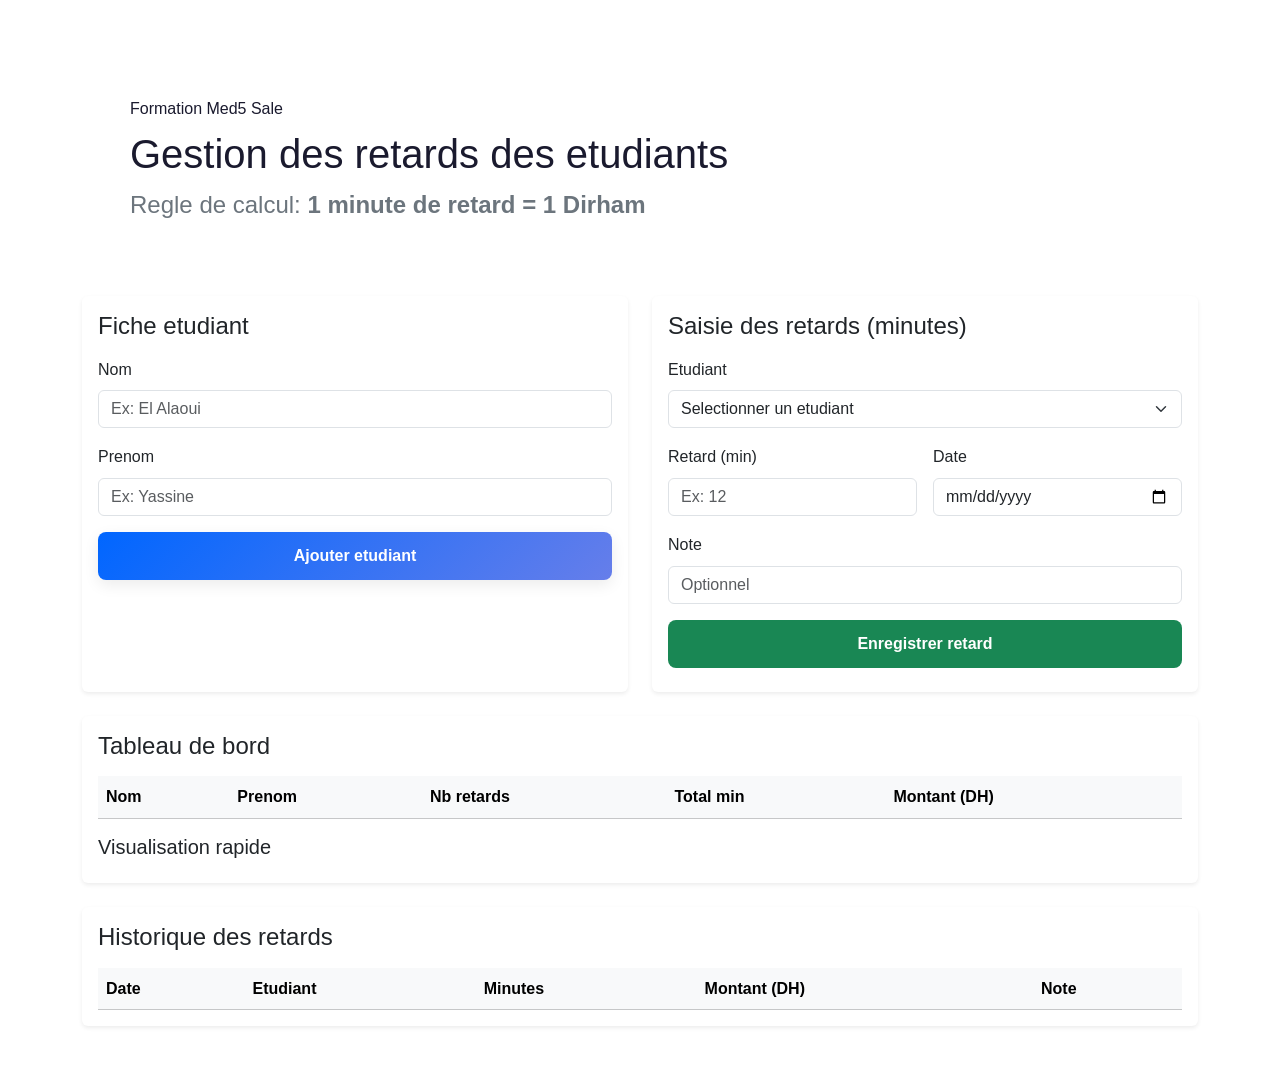
<file: index.html>
<!DOCTYPE html>
<html lang="fr" >
<head>
  <meta charset="UTF-8" />
  <meta name="viewport" content="width=device-width, initial-scale=1.0" />
  <title>Gestion des retards etudiants</title>
  <link href="https://cdn.jsdelivr.net/npm/bootstrap@5.3.3/dist/css/bootstrap.min.css" rel="stylesheet" integrity="sha384-QWTKZyjpPEjISv5WaRU9OFeRpok6YctnYmDr5pNlyT2bRjXh0JMhjY6hW+ALEwIH" crossorigin="anonymous" />
  <link rel="preconnect" href="https://fonts.googleapis.com" />
  <link rel="preconnect" href="https://fonts.gstatic.com" crossorigin />
  <link href="https://fonts.googleapis.com/css2?family=Sora:wght@400;600;700&family=DM+Serif+Display&display=swap" rel="stylesheet" />
  <link rel="stylesheet" href="styles.css" />
</head>
<body>
  <div class="bg-shape shape-a" aria-hidden="true"></div>
  <div class="bg-shape shape-b" aria-hidden="true"></div>

  <main class="container py-4 py-lg-5">
    <header class="hero p-4 p-lg-5 mb-4 reveal">
      <p class="hero-kicker mb-2">Formation Med5 Sale</p>
      <h1 class="mb-2">Gestion des retards des etudiants</h1>
      <p class="hero-subtitle mb-0">Regle de calcul: <strong>1 minute de retard = 1 Dirham</strong></p>
    </header>

    <section class="row g-4 mb-4">
      <div class="col-12 col-lg-6 reveal delay-1">
        <article class="card shadow-sm border-0 h-100">
          <div class="card-body">
            <h2 id="student-title" class="h4 mb-3">Fiche etudiant</h2>
            <form id="student-form" class="row g-3">
              <div class="col-12">
                <label for="nom" class="form-label">Nom</label>
                <input id="nom" name="nom" type="text" class="form-control" required maxlength="40" placeholder="Ex: El Alaoui" />
              </div>
              <div class="col-12">
                <label for="prenom" class="form-label">Prenom</label>
                <input id="prenom" name="prenom" type="text" class="form-control" required maxlength="40" placeholder="Ex: Yassine" />
              </div>
              <div class="col-12">
                <button type="submit" class="btn btn-primary w-100">Ajouter etudiant</button>
              </div>
            </form>
            <p id="student-feedback" class="feedback mt-2 mb-0" aria-live="polite"></p>
          </div>
        </article>
      </div>

      <div class="col-12 col-lg-6 reveal delay-2">
        <article class="card shadow-sm border-0 h-100">
          <div class="card-body">
            <h2 id="retard-title" class="h4 mb-3">Saisie des retards (minutes)</h2>
            <form id="retard-form" class="row g-3">
              <div class="col-12">
                <label for="student-select" class="form-label">Etudiant</label>
                <select id="student-select" class="form-select" required>
                  <option value="">Selectionner un etudiant</option>
                </select>
              </div>
              <div class="col-md-6">
                <label for="minutes" class="form-label">Retard (min)</label>
                <input id="minutes" type="number" class="form-control" min="1" step="1" required placeholder="Ex: 12" />
              </div>
              <div class="col-md-6">
                <label for="retard-date" class="form-label">Date</label>
                <input id="retard-date" type="date" class="form-control" required />
              </div>
              <div class="col-12">
                <label for="note" class="form-label">Note</label>
                <input id="note" type="text" class="form-control" maxlength="80" placeholder="Optionnel" />
              </div>
              <div class="col-12">
                <button type="submit" class="btn btn-success w-100">Enregistrer retard</button>
              </div>
            </form>
            <p id="retard-feedback" class="feedback mt-2 mb-0" aria-live="polite"></p>
          </div>
        </article>
      </div>
    </section>

    <section class="card shadow-sm border-0 reveal delay-3 mb-4">
      <div class="card-body">
        <h2 id="dashboard-title" class="h4 mb-3">Tableau de bord</h2>
        <div class="stats mb-3" id="stats"></div>

        <div class="table-responsive mb-3">
          <table class="table table-hover align-middle mb-0">
            <thead class="table-light">
              <tr>
                <th>Nom</th>
                <th>Prenom</th>
                <th>Nb retards</th>
                <th>Total min</th>
                <th>Montant (DH)</th>
              </tr>
            </thead>
            <tbody id="student-summary-body"></tbody>
          </table>
        </div>

        <h3 class="h5 mb-2">Visualisation rapide</h3>
        <div id="bars" class="bars"></div>
      </div>
    </section>

    <section class="card shadow-sm border-0 reveal delay-4">
      <div class="card-body">
        <h2 id="history-title" class="h4 mb-3">Historique des retards</h2>
        <div class="table-responsive">
          <table class="table table-striped align-middle mb-0">
            <thead class="table-light">
              <tr>
                <th>Date</th>
                <th>Etudiant</th>
                <th>Minutes</th>
                <th>Montant (DH)</th>
                <th>Note</th>
              </tr>
            </thead>
            <tbody id="history-body"></tbody>
          </table>
        </div>
      </div>
    </section>
  </main>

  <script src="https://cdn.jsdelivr.net/npm/bootstrap@5.3.3/dist/js/bootstrap.bundle.min.js" integrity="sha384-YvpcrYf0tY3lHB60NNkmXc5s9fDVZLESaAA55NDzOxhy9GkcIdslK1eN7N6jIeHz" crossorigin="anonymous"></script>
  <script src="app.js"></script>
</body>
</html>
</file>
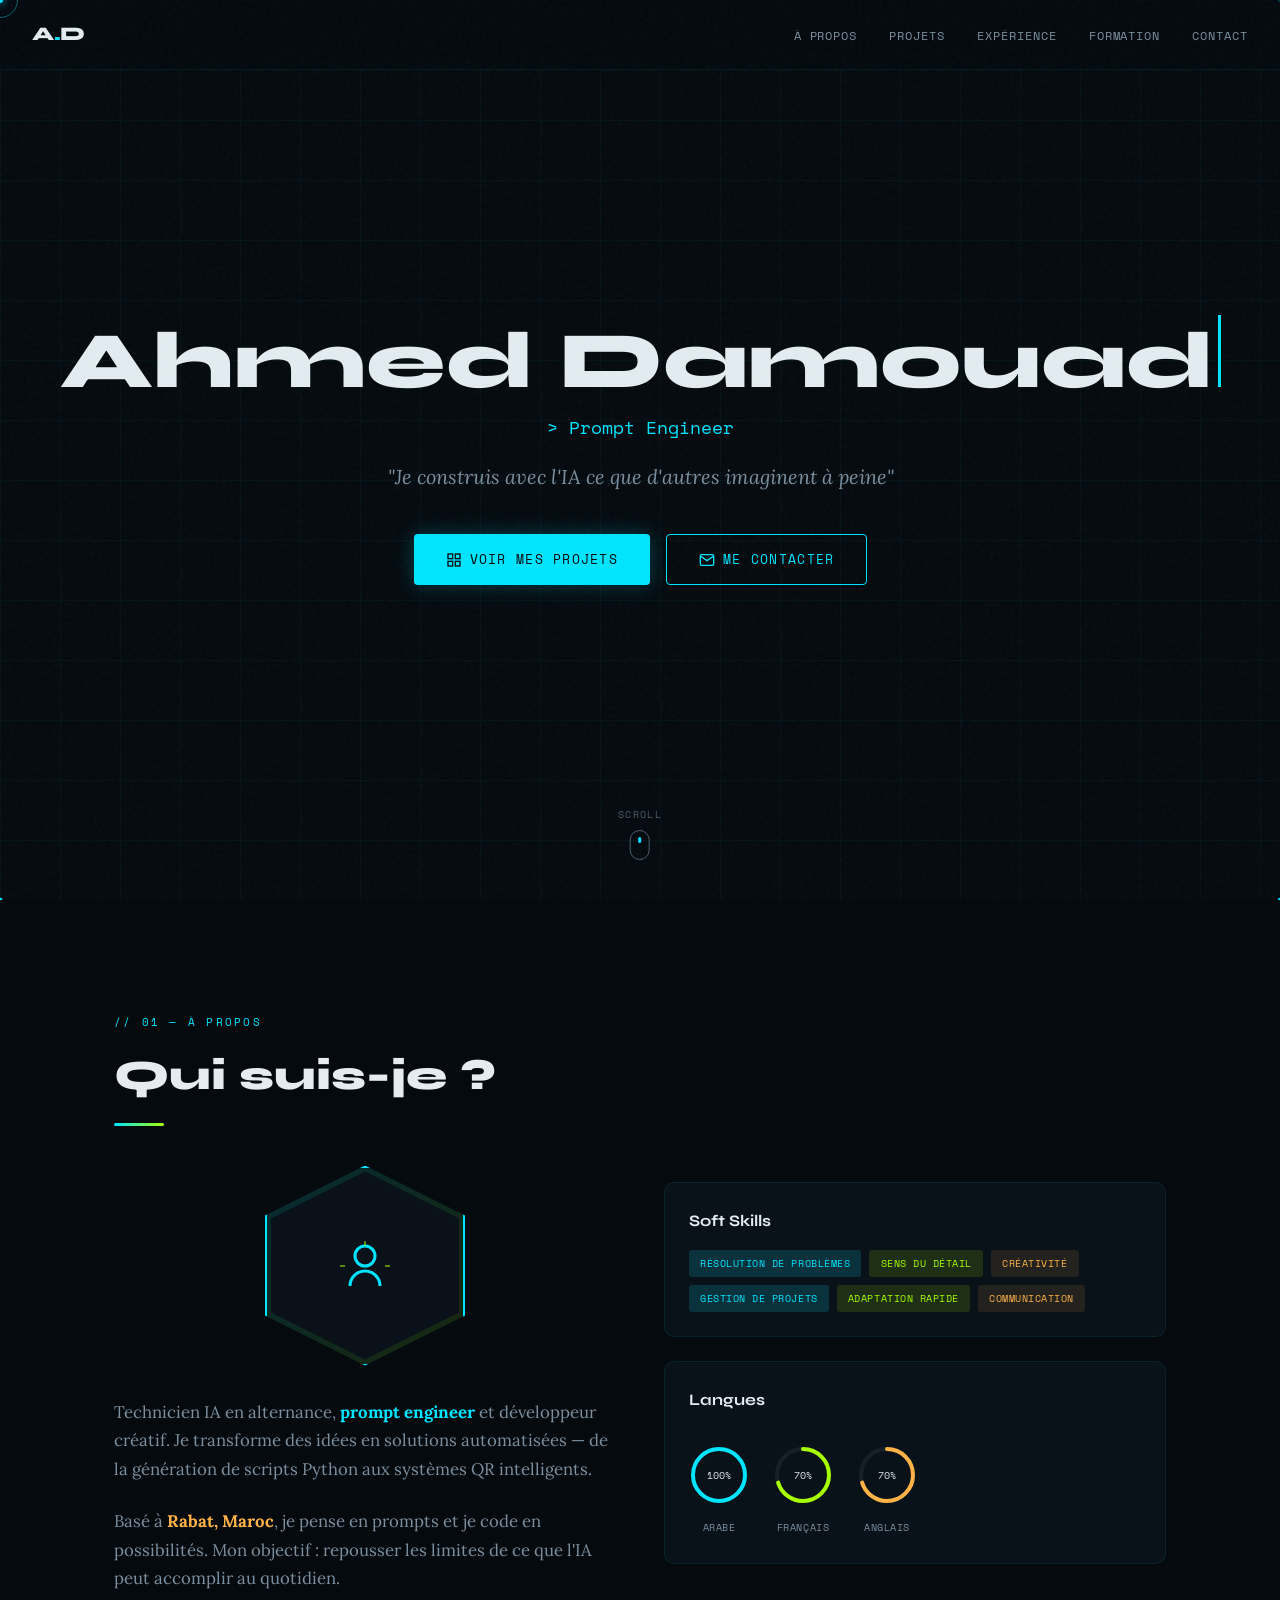
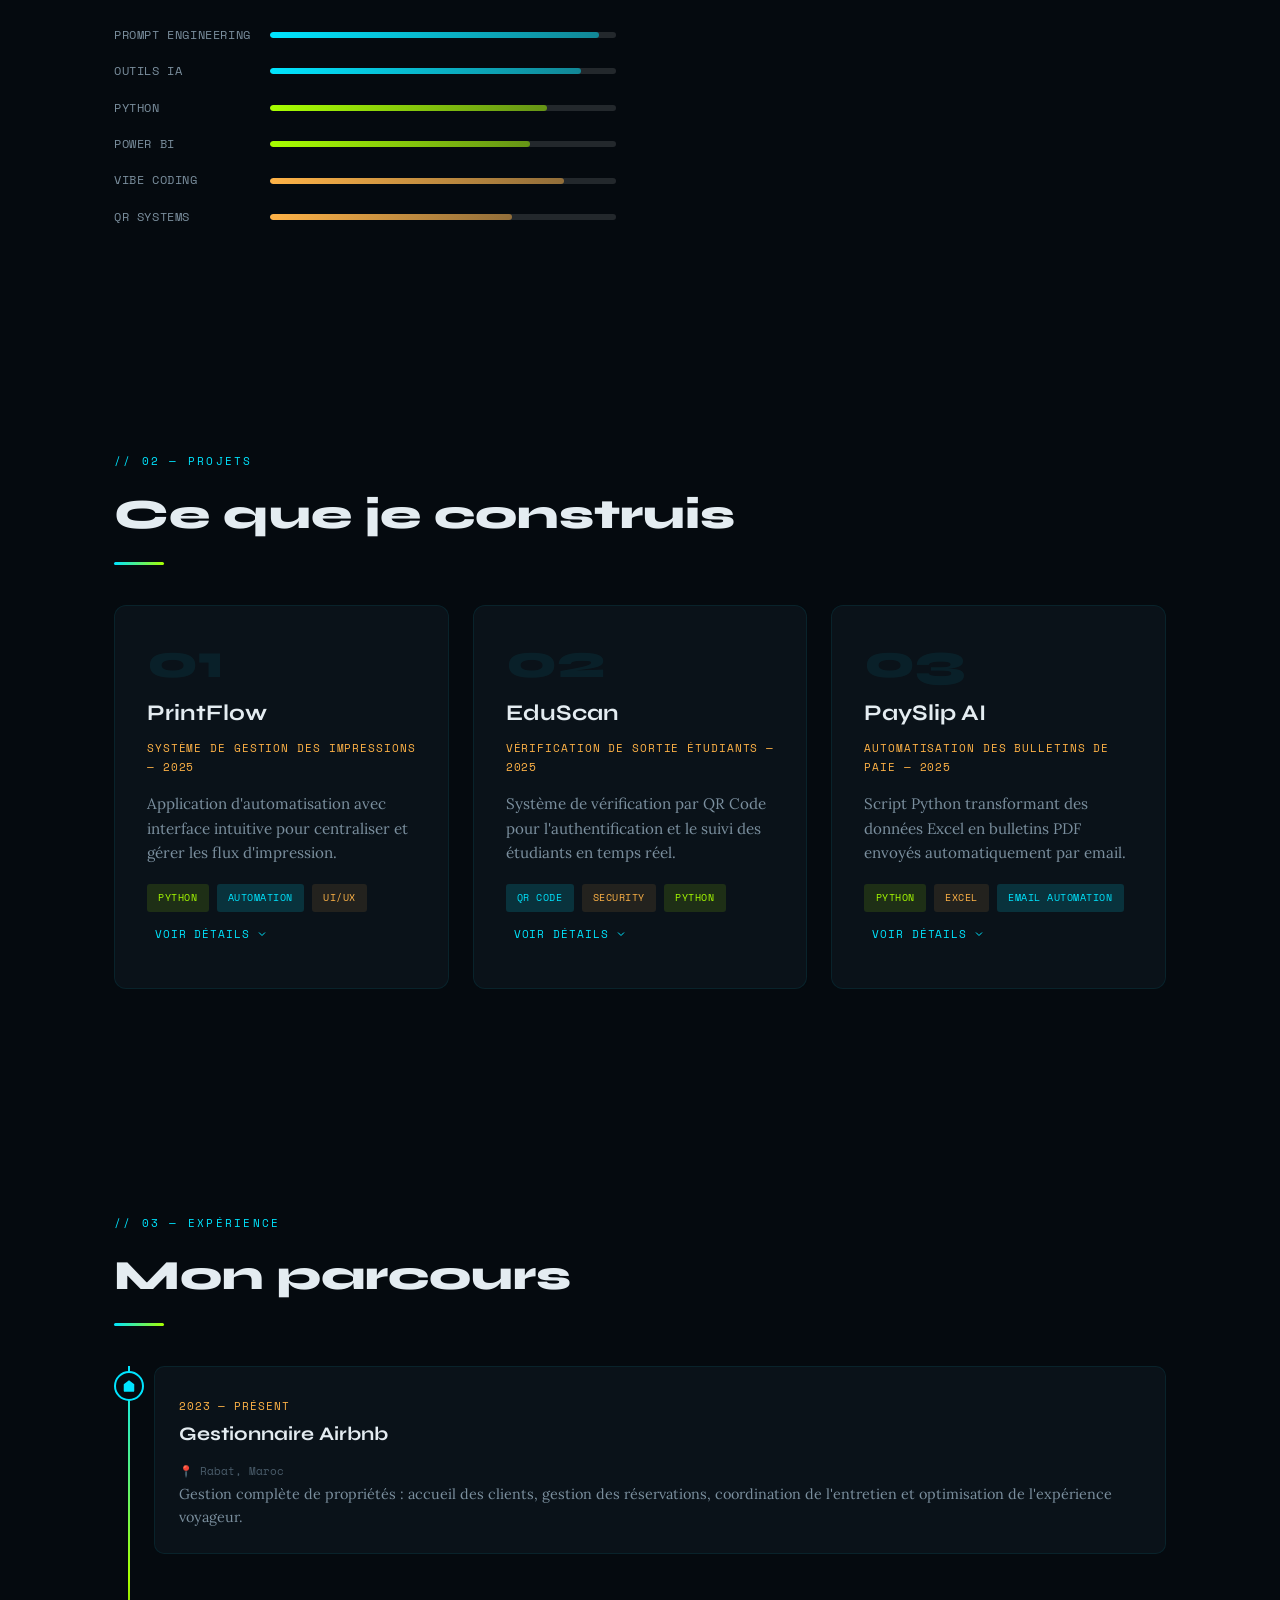
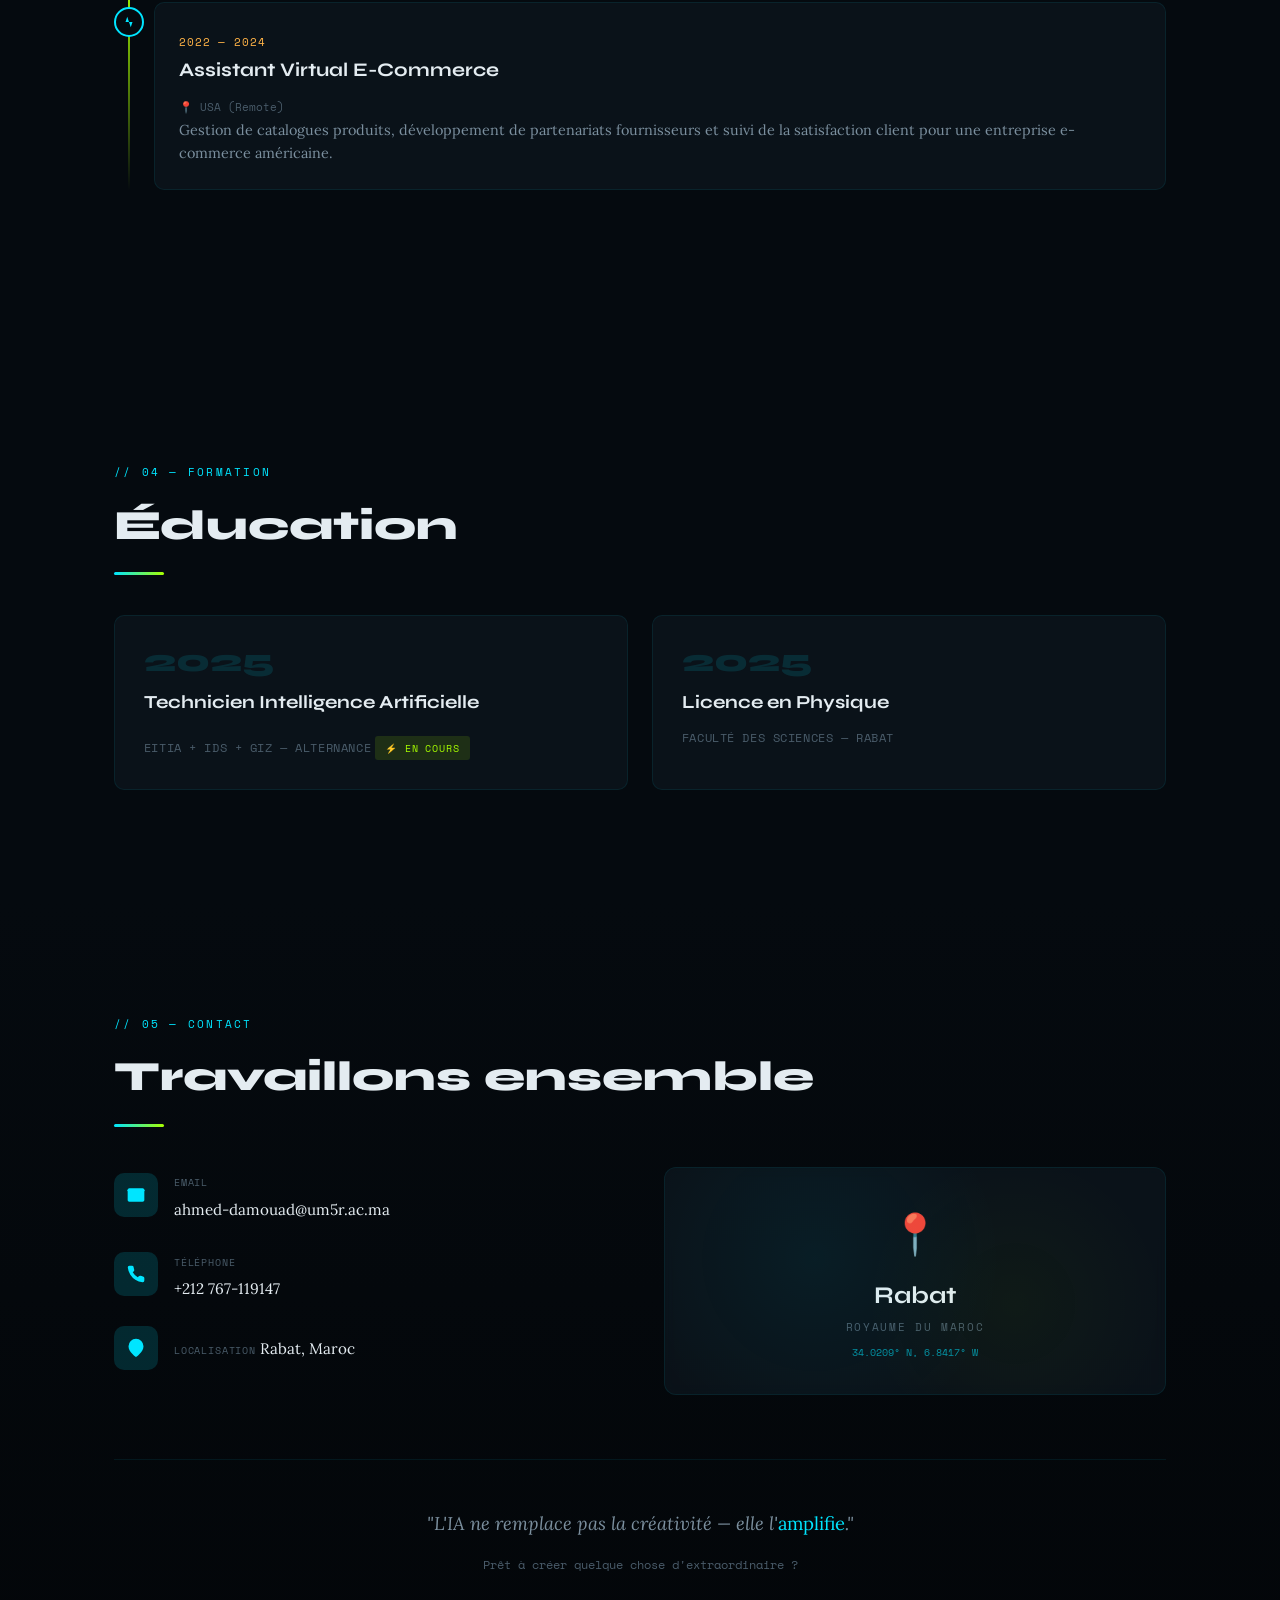
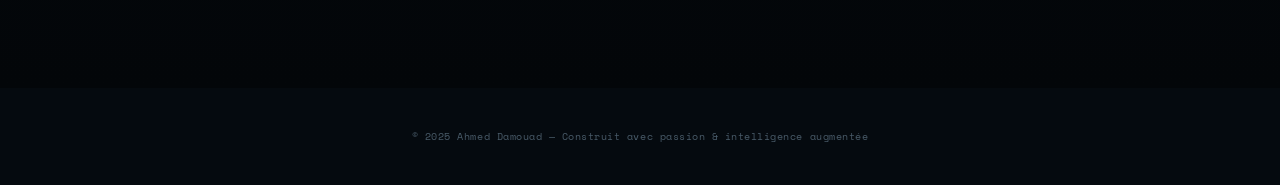
<file: ahmed_damouad.html>
<!DOCTYPE html>
<html lang="fr">
<head>
  <meta charset="UTF-8" />
  <meta name="viewport" content="width=device-width, initial-scale=1.0" />
  <title>Ahmed Damouad — AI Developer & Prompt Engineer</title>
  <meta name="description" content="Portfolio d'Ahmed Damouad — Technicien IA, Prompt Engineer et développeur créatif basé à Rabat, Maroc." />
  <link rel="preconnect" href="https://fonts.googleapis.com" />
  <link rel="preconnect" href="https://fonts.gstatic.com" crossorigin />
  <link href="https://fonts.googleapis.com/css2?family=Syne:wght@400;600;700;800&family=Lora:ital,wght@0,400;0,500;1,400&family=Space+Mono:wght@400;700&display=swap" rel="stylesheet" />

<style>
/* ═══════════════════════════════════════════
   CSS VARIABLES
   ═══════════════════════════════════════════ */
:root {
  --bg-deep: #050a0f;
  --bg-surface: #0a1118;
  --bg-card: rgba(12, 22, 30, 0.75);
  --cyan: #00e5ff;
  --cyan-dim: rgba(0, 229, 255, 0.15);
  --lime: #a8ff00;
  --lime-dim: rgba(168, 255, 0, 0.12);
  --amber: #ffb347;
  --amber-dim: rgba(255, 179, 71, 0.1);
  --text-primary: #e4ecf1;
  --text-muted: #7b8f9e;
  --text-dim: #4a5c6a;
  --border: rgba(0, 229, 255, 0.08);
  --glass: rgba(10, 20, 28, 0.6);
  --font-display: 'Syne', sans-serif;
  --font-body: 'Lora', serif;
  --font-mono: 'Space Mono', monospace;
  --nav-h: 70px;
  --section-gap: 7rem;
}

/* ═══════════════════════════════════════════
   RESET & BASE
   ═══════════════════════════════════════════ */
*, *::before, *::after { margin: 0; padding: 0; box-sizing: border-box; }

html {
  scroll-behavior: smooth;
  scroll-padding-top: var(--nav-h);
}

body {
  font-family: var(--font-body);
  color: var(--text-primary);
  background: var(--bg-deep);
  overflow-x: hidden;
  line-height: 1.7;
}

@media (pointer: fine) {
  body { cursor: none; }
}

/* Custom cursor */
.cursor-dot,
.cursor-ring {
  position: fixed;
  top: 0; left: 0;
  pointer-events: none;
  z-index: 10000;
  border-radius: 50%;
  transform: translate(-50%, -50%);
  transition: opacity 0.3s;
}
.cursor-dot {
  width: 6px; height: 6px;
  background: var(--cyan);
  box-shadow: 0 0 8px var(--cyan);
}
.cursor-ring {
  width: 36px; height: 36px;
  border: 1.5px solid rgba(0, 229, 255, 0.4);
  transition: width 0.25s, height 0.25s, border-color 0.25s;
}
.cursor-ring.hover {
  width: 52px; height: 52px;
  border-color: var(--lime);
}

/* Custom scrollbar */
::-webkit-scrollbar { width: 6px; }
::-webkit-scrollbar-track { background: var(--bg-deep); }
::-webkit-scrollbar-thumb {
  background: linear-gradient(180deg, var(--cyan), var(--lime));
  border-radius: 3px;
}

::selection {
  background: var(--cyan-dim);
  color: var(--cyan);
}

a { color: var(--cyan); text-decoration: none; }
a:hover { color: var(--lime); }

img { max-width: 100%; display: block; }

.section-wrap {
  max-width: 1100px;
  margin: 0 auto;
  padding: 0 1.5rem;
}

section {
  padding: var(--section-gap) 0;
  position: relative;
}

/* Section label */
.section-label {
  font-family: var(--font-mono);
  font-size: 0.7rem;
  letter-spacing: 0.2em;
  text-transform: uppercase;
  color: var(--cyan);
  margin-bottom: 0.6rem;
  display: block;
}

.section-title {
  font-family: var(--font-display);
  font-size: clamp(1.8rem, 4vw, 2.6rem);
  font-weight: 800;
  margin-bottom: 2.5rem;
  color: var(--text-primary);
  position: relative;
}

.section-title::after {
  content: '';
  display: block;
  width: 50px;
  height: 3px;
  background: linear-gradient(90deg, var(--cyan), var(--lime));
  margin-top: 0.7rem;
  border-radius: 2px;
}

/* Noise overlay */
body::before {
  content: '';
  position: fixed;
  inset: 0;
  z-index: 9998;
  pointer-events: none;
  opacity: 0.03;
  background-image: url("data:image/svg+xml,%3Csvg viewBox='0 0 256 256' xmlns='http://www.w3.org/2000/svg'%3E%3Cfilter id='noise'%3E%3CfeTurbulence type='fractalNoise' baseFrequency='0.85' numOctaves='4' stitchTiles='stitch'/%3E%3C/filter%3E%3Crect width='100%25' height='100%25' filter='url(%23noise)'/%3E%3C/svg%3E");
  background-repeat: repeat;
}

/* Scanlines */
body::after {
  content: '';
  position: fixed;
  inset: 0;
  z-index: 9997;
  pointer-events: none;
  background: repeating-linear-gradient(
    0deg,
    transparent,
    transparent 2px,
    rgba(0, 229, 255, 0.008) 2px,
    rgba(0, 229, 255, 0.008) 4px
  );
}

/* ═══════════════════════════════════════════
   NAVIGATION
   ═══════════════════════════════════════════ */
.nav {
  position: fixed;
  top: 0; left: 0; right: 0;
  height: var(--nav-h);
  z-index: 1000;
  display: flex;
  align-items: center;
  justify-content: space-between;
  padding: 0 2rem;
  background: rgba(5, 10, 15, 0.75);
  backdrop-filter: blur(16px);
  -webkit-backdrop-filter: blur(16px);
  border-bottom: 1px solid var(--border);
  transition: background 0.3s;
}

.nav-logo {
  font-family: var(--font-display);
  font-weight: 800;
  font-size: 1.2rem;
  color: var(--text-primary);
  letter-spacing: -0.02em;
}

.nav-logo span { color: var(--cyan); }

.nav-links {
  display: flex;
  gap: 2rem;
  list-style: none;
}

.nav-links a {
  font-family: var(--font-mono);
  font-size: 0.75rem;
  letter-spacing: 0.08em;
  text-transform: uppercase;
  color: var(--text-muted);
  position: relative;
  padding-bottom: 4px;
  transition: color 0.3s;
}

.nav-links a::after {
  content: '';
  position: absolute;
  bottom: 0; left: 0;
  width: 0;
  height: 2px;
  background: var(--cyan);
  transition: width 0.35s cubic-bezier(0.4, 0, 0.2, 1);
}

.nav-links a:hover,
.nav-links a.active {
  color: var(--cyan);
}

.nav-links a:hover::after,
.nav-links a.active::after {
  width: 100%;
}

/* Hamburger */
.hamburger {
  display: none;
  flex-direction: column;
  gap: 5px;
  background: none;
  border: none;
  cursor: pointer;
  padding: 10px;
  min-width: 44px;
  min-height: 44px;
  align-items: center;
  justify-content: center;
}

.hamburger span {
  display: block;
  width: 24px;
  height: 2px;
  background: var(--text-primary);
  transition: transform 0.3s, opacity 0.3s;
}

.hamburger.open span:nth-child(1) { transform: translateY(7px) rotate(45deg); }
.hamburger.open span:nth-child(2) { opacity: 0; }
.hamburger.open span:nth-child(3) { transform: translateY(-7px) rotate(-45deg); }

@media (max-width: 768px) {
  .hamburger { display: flex; }

  .nav-links {
    position: fixed;
    top: var(--nav-h);
    left: 0; right: 0;
    flex-direction: column;
    align-items: center;
    gap: 1.5rem;
    padding: 2rem 0;
    background: rgba(5, 10, 15, 0.95);
    backdrop-filter: blur(20px);
    border-bottom: 1px solid var(--border);
    transform: translateY(-120%);
    transition: transform 0.4s cubic-bezier(0.4, 0, 0.2, 1);
  }

  .nav-links.open { transform: translateY(0); }

  .nav-links a { font-size: 0.9rem; }
}

/* ═══════════════════════════════════════════
   HERO SECTION
   ═══════════════════════════════════════════ */
#hero {
  min-height: 100vh;
  display: flex;
  align-items: center;
  justify-content: center;
  position: relative;
  overflow: hidden;
}

/* Grid background */
.hero-grid {
  position: absolute;
  inset: 0;
  background-image:
    linear-gradient(rgba(0, 229, 255, 0.04) 1px, transparent 1px),
    linear-gradient(90deg, rgba(0, 229, 255, 0.04) 1px, transparent 1px);
  background-size: 60px 60px;
  animation: gridDrift 20s linear infinite;
}

@keyframes gridDrift {
  0% { transform: translate(0, 0); }
  100% { transform: translate(60px, 60px); }
}

/* Particle canvas */
#particles-canvas {
  position: absolute;
  inset: 0;
  z-index: 1;
}

.hero-content {
  position: relative;
  z-index: 2;
  text-align: center;
  padding: 2rem 1.5rem;
}

.hero-name {
  font-family: var(--font-display);
  font-weight: 800;
  font-size: clamp(2.5rem, 7vw, 5rem);
  line-height: 1.1;
  color: var(--text-primary);
  margin-bottom: 0.5rem;
}

.hero-name .typed-cursor {
  display: inline-block;
  width: 3px;
  height: 0.9em;
  background: var(--cyan);
  margin-left: 4px;
  animation: blink 0.8s step-end infinite;
  vertical-align: baseline;
}

@keyframes blink {
  50% { opacity: 0; }
}

.hero-roles {
  font-family: var(--font-mono);
  font-size: clamp(0.85rem, 2vw, 1.1rem);
  color: var(--cyan);
  height: 1.6em;
  margin-bottom: 1.2rem;
  overflow: hidden;
}

.hero-roles span {
  display: inline-block;
}

.hero-tagline {
  font-family: var(--font-body);
  font-style: italic;
  font-size: clamp(1rem, 2.5vw, 1.25rem);
  color: var(--text-muted);
  max-width: 600px;
  margin: 0 auto 2.5rem;
}

.hero-cta {
  display: flex;
  gap: 1rem;
  justify-content: center;
  flex-wrap: wrap;
}

.btn {
  font-family: var(--font-mono);
  font-size: 0.8rem;
  letter-spacing: 0.1em;
  text-transform: uppercase;
  padding: 0.85rem 2rem;
  border-radius: 4px;
  border: none;
  cursor: pointer;
  transition: all 0.3s;
  display: inline-flex;
  align-items: center;
  gap: 0.5rem;
  text-decoration: none;
}

.btn-primary-custom {
  background: var(--cyan);
  color: var(--bg-deep);
  box-shadow: 0 0 20px rgba(0, 229, 255, 0.25);
}

.btn-primary-custom:hover {
  background: var(--lime);
  color: var(--bg-deep);
  box-shadow: 0 0 30px rgba(168, 255, 0, 0.3);
  transform: translateY(-2px);
}

.btn-outline {
  background: transparent;
  color: var(--cyan);
  border: 1px solid var(--cyan);
}

.btn-outline:hover {
  background: var(--cyan-dim);
  color: var(--cyan);
  border-color: var(--cyan);
  transform: translateY(-2px);
}

/* Scroll indicator */
.scroll-indicator {
  position: absolute;
  bottom: 2.5rem;
  left: 50%;
  transform: translateX(-50%);
  z-index: 2;
  display: flex;
  flex-direction: column;
  align-items: center;
  gap: 0.5rem;
}

.scroll-indicator span {
  font-family: var(--font-mono);
  font-size: 0.6rem;
  letter-spacing: 0.15em;
  text-transform: uppercase;
  color: var(--text-dim);
}

.scroll-arrow {
  width: 20px;
  height: 30px;
  border: 1.5px solid var(--text-dim);
  border-radius: 10px;
  position: relative;
}

.scroll-arrow::after {
  content: '';
  position: absolute;
  top: 6px;
  left: 50%;
  transform: translateX(-50%);
  width: 3px;
  height: 6px;
  background: var(--cyan);
  border-radius: 2px;
  animation: scrollPulse 1.8s ease-in-out infinite;
}

@keyframes scrollPulse {
  0%, 100% { opacity: 1; transform: translateX(-50%) translateY(0); }
  50% { opacity: 0.3; transform: translateX(-50%) translateY(8px); }
}

/* ═══════════════════════════════════════════
   ABOUT SECTION
   ═══════════════════════════════════════════ */
.about-grid {
  display: grid;
  grid-template-columns: 1fr 1fr;
  gap: 3rem;
  align-items: start;
}

@media (max-width: 768px) {
  .about-grid { grid-template-columns: 1fr; }
}

.about-text p {
  color: var(--text-muted);
  margin-bottom: 1.5rem;
  font-size: 1.05rem;
}

/* Geometric avatar placeholder */
.avatar-frame {
  width: 200px;
  height: 200px;
  margin: 0 auto 2rem;
  position: relative;
}

.avatar-hex {
  width: 100%;
  height: 100%;
  background: linear-gradient(135deg, var(--cyan-dim), var(--lime-dim));
  clip-path: polygon(50% 0%, 100% 25%, 100% 75%, 50% 100%, 0% 75%, 0% 25%);
  display: flex;
  align-items: center;
  justify-content: center;
  border: 2px solid var(--cyan);
  position: relative;
}

.avatar-hex::before {
  content: '';
  position: absolute;
  inset: 4px;
  background: var(--bg-surface);
  clip-path: polygon(50% 0%, 100% 25%, 100% 75%, 50% 100%, 0% 75%, 0% 25%);
}

.avatar-hex svg {
  position: relative;
  z-index: 1;
}

/* Skill bars */
.skills-grid {
  display: grid;
  gap: 1rem;
  margin-top: 2rem;
}

.skill-item {
  display: grid;
  grid-template-columns: 140px 1fr;
  gap: 1rem;
  align-items: center;
}

@media (max-width: 480px) {
  .skill-item { grid-template-columns: 1fr; gap: 0.3rem; }
}

.skill-name {
  font-family: var(--font-mono);
  font-size: 0.75rem;
  color: var(--text-muted);
  text-transform: uppercase;
  letter-spacing: 0.05em;
}

.skill-bar {
  height: 6px;
  background: rgba(255, 255, 255, 0.12);
  border-radius: 3px;
  overflow: hidden;
}

.skill-fill {
  height: 100%;
  border-radius: 3px;
  width: 0;
  transition: width 1.2s cubic-bezier(0.25, 0.46, 0.45, 0.94);
}

.skill-fill.cyan { background: linear-gradient(90deg, var(--cyan), rgba(0, 229, 255, 0.5)); }
.skill-fill.lime { background: linear-gradient(90deg, var(--lime), rgba(168, 255, 0, 0.5)); }
.skill-fill.amber { background: linear-gradient(90deg, var(--amber), rgba(255, 179, 71, 0.5)); }

/* Languages */
.langs {
  display: flex;
  gap: 1.5rem;
  margin-top: 2rem;
  flex-wrap: wrap;
}

.lang {
  text-align: center;
}

.lang-ring {
  width: 60px;
  height: 60px;
  border-radius: 50%;
  display: flex;
  align-items: center;
  justify-content: center;
  margin: 0 auto 0.4rem;
  position: relative;
}

.lang-ring svg {
  position: absolute;
  transform: rotate(-90deg);
}

.lang-ring .label {
  font-family: var(--font-mono);
  font-size: 0.6rem;
  color: var(--text-primary);
  position: relative;
  z-index: 1;
}

.lang-name {
  font-family: var(--font-mono);
  font-size: 0.65rem;
  color: var(--text-muted);
  text-transform: uppercase;
  letter-spacing: 0.05em;
}

/* ═══════════════════════════════════════════
   PROJECTS SECTION
   ═══════════════════════════════════════════ */
.projects-grid {
  display: grid;
  grid-template-columns: repeat(auto-fit, minmax(300px, 1fr));
  gap: 1.5rem;
}

.project-card {
  background: var(--bg-card);
  border: 1px solid var(--border);
  border-radius: 12px;
  padding: 2rem;
  position: relative;
  overflow: hidden;
  transition: transform 0.4s, border-color 0.4s, box-shadow 0.4s;
  backdrop-filter: blur(8px);
}

.project-card::before {
  content: '';
  position: absolute;
  inset: 0;
  border-radius: 12px;
  padding: 1px;
  background: linear-gradient(135deg, transparent 40%, var(--cyan) 100%);
  -webkit-mask: linear-gradient(#fff 0 0) content-box, linear-gradient(#fff 0 0);
  mask: linear-gradient(#fff 0 0) content-box, linear-gradient(#fff 0 0);
  -webkit-mask-composite: xor;
  mask-composite: exclude;
  opacity: 0;
  transition: opacity 0.4s;
}

.project-card:hover {
  transform: translateY(-6px);
  border-color: var(--cyan);
  box-shadow: 0 8px 40px rgba(0, 229, 255, 0.12), inset 0 0 60px rgba(0, 229, 255, 0.03);
}

.project-card:hover::before { opacity: 1; }

.project-number {
  font-family: var(--font-display);
  font-size: 3rem;
  font-weight: 800;
  color: rgba(0, 229, 255, 0.07);
  line-height: 1;
  margin-bottom: 0.5rem;
}

.project-card:hover .project-number { color: rgba(0, 229, 255, 0.15); }

.project-name {
  font-family: var(--font-display);
  font-size: 1.4rem;
  font-weight: 700;
  color: var(--text-primary);
  margin-bottom: 0.4rem;
}

.project-subtitle {
  font-family: var(--font-mono);
  font-size: 0.7rem;
  color: var(--amber);
  text-transform: uppercase;
  letter-spacing: 0.08em;
  margin-bottom: 1rem;
}

.project-desc {
  color: var(--text-muted);
  font-size: 0.95rem;
  margin-bottom: 1.2rem;
  line-height: 1.6;
}

.project-tags {
  display: flex;
  gap: 0.5rem;
  flex-wrap: wrap;
}

.tag {
  font-family: var(--font-mono);
  font-size: 0.65rem;
  padding: 0.3rem 0.7rem;
  border-radius: 3px;
  text-transform: uppercase;
  letter-spacing: 0.05em;
}

.tag-cyan { background: var(--cyan-dim); color: var(--cyan); }
.tag-lime { background: var(--lime-dim); color: var(--lime); }
.tag-amber { background: var(--amber-dim); color: var(--amber); }

.project-expand {
  background: none;
  border: none;
  color: var(--cyan);
  font-family: var(--font-mono);
  font-size: 0.7rem;
  letter-spacing: 0.08em;
  text-transform: uppercase;
  cursor: pointer;
  padding: 0.7rem 0.5rem;
  min-height: 44px;
  transition: color 0.3s;
  display: flex;
  align-items: center;
  gap: 0.4rem;
}

.project-expand:hover { color: var(--lime); }

.project-details {
  max-height: 0;
  overflow: hidden;
  transition: max-height 0.5s cubic-bezier(0.4, 0, 0.2, 1);
  color: var(--text-muted);
  font-size: 0.9rem;
  line-height: 1.7;
}

.project-details.open {
  max-height: 200px;
  padding-top: 1rem;
}

/* ═══════════════════════════════════════════
   EXPERIENCE TIMELINE
   ═══════════════════════════════════════════ */
.timeline {
  position: relative;
  padding-left: 2.5rem;
}

/* Central line */
.timeline::before {
  content: '';
  position: absolute;
  top: 0;
  left: 14px;
  width: 2px;
  height: 100%;
  background: linear-gradient(180deg, var(--cyan), var(--lime), transparent);
}

.timeline-item {
  position: relative;
  margin-bottom: 3rem;
  opacity: 0;
  transform: translateX(-20px);
  transition: all 0.6s ease;
}

.timeline-item.revealed {
  opacity: 1;
  transform: translateX(0);
}

/* Timeline dot */
.timeline-dot {
  position: absolute;
  left: -2.5rem;
  top: 0.3rem;
  width: 30px;
  height: 30px;
  border-radius: 50%;
  background: var(--bg-deep);
  border: 2px solid var(--cyan);
  display: flex;
  align-items: center;
  justify-content: center;
}

.timeline-dot svg {
  width: 14px;
  height: 14px;
  fill: var(--cyan);
}

.timeline-card {
  background: var(--bg-card);
  border: 1px solid var(--border);
  border-radius: 10px;
  padding: 1.5rem;
  backdrop-filter: blur(6px);
  transition: border-color 0.3s, box-shadow 0.3s;
}

.timeline-card:hover {
  border-color: rgba(0, 229, 255, 0.2);
  box-shadow: 0 4px 20px rgba(0, 229, 255, 0.06);
}

.timeline-date {
  font-family: var(--font-mono);
  font-size: 0.7rem;
  color: var(--amber);
  text-transform: uppercase;
  letter-spacing: 0.08em;
  margin-bottom: 0.4rem;
}

.timeline-title {
  font-family: var(--font-display);
  font-size: 1.2rem;
  font-weight: 700;
  color: var(--text-primary);
  margin-bottom: 0.3rem;
}

.timeline-location {
  font-family: var(--font-mono);
  font-size: 0.7rem;
  color: var(--text-dim);
  margin-bottom: 0.7rem;
}

.timeline-desc {
  color: var(--text-muted);
  font-size: 0.9rem;
  line-height: 1.6;
}

/* ═══════════════════════════════════════════
   FORMATION
   ═══════════════════════════════════════════ */
.formation-grid {
  display: grid;
  grid-template-columns: repeat(auto-fit, minmax(280px, 1fr));
  gap: 1.5rem;
}

.formation-card {
  background: var(--bg-card);
  border: 1px solid var(--border);
  border-radius: 10px;
  padding: 1.8rem;
  backdrop-filter: blur(6px);
  transition: border-color 0.3s;
  position: relative;
}

.formation-card:hover {
  border-color: rgba(0, 229, 255, 0.2);
}

.formation-year {
  font-family: var(--font-display);
  font-size: 2rem;
  font-weight: 800;
  color: rgba(0, 229, 255, 0.12);
  line-height: 1;
  margin-bottom: 0.6rem;
}

.formation-title {
  font-family: var(--font-display);
  font-size: 1.15rem;
  font-weight: 700;
  color: var(--text-primary);
  margin-bottom: 0.3rem;
}

.formation-school {
  font-family: var(--font-mono);
  font-size: 0.72rem;
  color: var(--text-dim);
  text-transform: uppercase;
  letter-spacing: 0.05em;
}

.badge-en-cours {
  display: inline-block;
  font-family: var(--font-mono);
  font-size: 0.6rem;
  letter-spacing: 0.1em;
  text-transform: uppercase;
  padding: 0.25rem 0.6rem;
  border-radius: 3px;
  background: var(--lime-dim);
  color: var(--lime);
  margin-top: 0.8rem;
  animation: pulseBadge 2s ease-in-out infinite;
}

@keyframes pulseBadge {
  0%, 100% { box-shadow: 0 0 0 0 rgba(168, 255, 0, 0.3); }
  50% { box-shadow: 0 0 0 6px rgba(168, 255, 0, 0); }
}

/* ═══════════════════════════════════════════
   CONTACT SECTION
   ═══════════════════════════════════════════ */
#contact {
  background: linear-gradient(180deg, var(--bg-deep) 0%, #030609 100%);
}

.contact-grid {
  display: grid;
  grid-template-columns: 1fr 1fr;
  gap: 3rem;
  align-items: start;
}

@media (max-width: 768px) {
  .contact-grid { grid-template-columns: 1fr; }
}

.contact-info {
  display: flex;
  flex-direction: column;
  gap: 1.5rem;
}

.contact-item {
  display: flex;
  align-items: center;
  gap: 1rem;
}

.contact-icon {
  width: 44px;
  height: 44px;
  border-radius: 10px;
  background: var(--cyan-dim);
  display: flex;
  align-items: center;
  justify-content: center;
  flex-shrink: 0;
}

.contact-icon svg {
  width: 20px;
  height: 20px;
  fill: var(--cyan);
}

.contact-label {
  font-family: var(--font-mono);
  font-size: 0.65rem;
  color: var(--text-dim);
  text-transform: uppercase;
  letter-spacing: 0.08em;
}

.contact-value {
  font-size: 0.95rem;
  color: var(--text-primary);
  margin-top: 0.15rem;
}

/* CSS-only stylized map */
.map-box {
  background: var(--bg-card);
  border: 1px solid var(--border);
  border-radius: 12px;
  padding: 2rem;
  backdrop-filter: blur(6px);
  text-align: center;
  position: relative;
  overflow: hidden;
}

.map-box::before {
  content: '';
  position: absolute;
  inset: 0;
  background-image:
    radial-gradient(circle at 30% 40%, rgba(0, 229, 255, 0.06) 0%, transparent 50%),
    radial-gradient(circle at 70% 60%, rgba(168, 255, 0, 0.04) 0%, transparent 40%);
}

.map-pin {
  font-size: 2.5rem;
  margin-bottom: 0.5rem;
  animation: pinBounce 2s ease-in-out infinite;
}

@keyframes pinBounce {
  0%, 100% { transform: translateY(0); }
  50% { transform: translateY(-6px); }
}

.map-city {
  font-family: var(--font-display);
  font-size: 1.5rem;
  font-weight: 700;
  color: var(--text-primary);
}

.map-country {
  font-family: var(--font-mono);
  font-size: 0.7rem;
  color: var(--text-dim);
  text-transform: uppercase;
  letter-spacing: 0.15em;
}

.map-coords {
  font-family: var(--font-mono);
  font-size: 0.65rem;
  color: var(--cyan);
  margin-top: 0.5rem;
  opacity: 0.6;
}

/* Closing message */
.closing {
  text-align: center;
  margin-top: 4rem;
  padding-top: 3rem;
  border-top: 1px solid var(--border);
}

.closing-text {
  font-family: var(--font-body);
  font-style: italic;
  font-size: 1.15rem;
  color: var(--text-muted);
  max-width: 500px;
  margin: 0 auto 1rem;
}

.closing-text span { color: var(--cyan); font-style: normal; }

/* Footer */
.footer {
  text-align: center;
  padding: 2.5rem 1.5rem;
  font-family: var(--font-mono);
  font-size: 0.65rem;
  color: var(--text-dim);
  letter-spacing: 0.05em;
}

/* ═══════════════════════════════════════════
   REVEAL ANIMATIONS
   ═══════════════════════════════════════════ */
.reveal {
  opacity: 0;
  transform: translateY(30px);
  transition: opacity 0.7s ease, transform 0.7s ease;
}

.reveal.revealed {
  opacity: 1;
  transform: translateY(0);
}

/* Staggered children */
.reveal-stagger > * {
  opacity: 0;
  transform: translateY(20px);
  transition: opacity 0.5s ease, transform 0.5s ease;
}

.reveal-stagger.revealed > *:nth-child(1) { transition-delay: 0.05s; }
.reveal-stagger.revealed > *:nth-child(2) { transition-delay: 0.15s; }
.reveal-stagger.revealed > *:nth-child(3) { transition-delay: 0.25s; }

.reveal-stagger.revealed > * {
  opacity: 1;
  transform: translateY(0);
}

/* ═══════════════════════════════════════════
   PARALLAX HELPER
   ═══════════════════════════════════════════ */
.parallax-slow {
  will-change: transform;
}

/* ═══════════════════════════════════════════
   RESPONSIVE TWEAKS
   ═══════════════════════════════════════════ */
@media (max-width: 480px) {
  :root { --section-gap: 4.5rem; }
  .hero-cta { flex-direction: column; align-items: center; }
  .projects-grid { grid-template-columns: 1fr; }
  .cursor-dot, .cursor-ring { display: none; }
}

@media (max-width: 768px) and (min-width: 481px) {
  .projects-grid { grid-template-columns: 1fr; }
}

/* Respect user motion preferences */
@media (prefers-reduced-motion: reduce) {
  *, *::before, *::after {
    animation-duration: 0.01ms !important;
    animation-iteration-count: 1 !important;
    transition-duration: 0.01ms !important;
  }
  .hero-grid { animation: none; }
  .scroll-arrow::after { animation: none; }
  .badge-en-cours { animation: none; }
  .map-pin { animation: none; }
  html { scroll-behavior: auto; }
}
</style>
</head>

<body>
  <!-- Custom cursor -->
  <div class="cursor-dot" aria-hidden="true"></div>
  <div class="cursor-ring" aria-hidden="true"></div>

  <!-- Navigation -->
  <nav class="nav" role="navigation" aria-label="Navigation principale">
    <a href="#hero" class="nav-logo">A<span>.</span>D</a>
    <ul class="nav-links" id="nav-links">
      <li><a href="#about">À propos</a></li>
      <li><a href="#projects">Projets</a></li>
      <li><a href="#experience">Expérience</a></li>
      <li><a href="#formation">Formation</a></li>
      <li><a href="#contact">Contact</a></li>
    </ul>
    <button class="hamburger" id="hamburger" aria-label="Menu" aria-expanded="false">
      <span></span><span></span><span></span>
    </button>
  </nav>

  <!-- ═══════════════ HERO ═══════════════ -->
  <section id="hero">
    <div class="hero-grid" aria-hidden="true"></div>
    <canvas id="particles-canvas" aria-hidden="true"></canvas>
    <div class="hero-content parallax-slow">
      <h1 class="hero-name" id="hero-name" aria-label="Ahmed Damouad"></h1>
      <div class="hero-roles" aria-live="polite">
        <span id="hero-role"></span>
      </div>
      <p class="hero-tagline">"Je construis avec l'IA ce que d'autres imaginent à peine"</p>
      <div class="hero-cta">
        <a href="#projects" class="btn btn-primary-custom">
          <svg width="16" height="16" viewBox="0 0 24 24" fill="none" stroke="currentColor" stroke-width="2"><rect x="3" y="3" width="7" height="7"/><rect x="14" y="3" width="7" height="7"/><rect x="3" y="14" width="7" height="7"/><rect x="14" y="14" width="7" height="7"/></svg>
          Voir mes projets
        </a>
        <a href="#contact" class="btn btn-outline">
          <svg width="16" height="16" viewBox="0 0 24 24" fill="none" stroke="currentColor" stroke-width="2"><path d="M4 4h16c1.1 0 2 .9 2 2v12c0 1.1-.9 2-2 2H4c-1.1 0-2-.9-2-2V6c0-1.1.9-2 2-2z"/><polyline points="22,6 12,13 2,6"/></svg>
          Me contacter
        </a>
      </div>
    </div>
    <div class="scroll-indicator" aria-hidden="true">
      <span>Scroll</span>
      <div class="scroll-arrow"></div>
    </div>
  </section>

  <!-- ═══════════════ ABOUT ═══════════════ -->
  <section id="about">
    <div class="section-wrap">
      <span class="section-label reveal">// 01 — À propos</span>
      <h2 class="section-title reveal">Qui suis-je ?</h2>
      <div class="about-grid">
        <div class="about-text reveal">
          <!-- Geometric avatar -->
          <div class="avatar-frame">
            <div class="avatar-hex">
              <svg width="60" height="60" viewBox="0 0 24 24" fill="none" stroke="var(--cyan)" stroke-width="1.2">
                <circle cx="12" cy="8" r="4"/>
                <path d="M6 20c0-3.3 2.7-6 6-6s6 2.7 6 6"/>
                <path d="M2 12h2M20 12h2M12 2v2" stroke="var(--lime)" stroke-width="0.8" opacity="0.5"/>
              </svg>
            </div>
          </div>
          <p>Technicien IA en alternance, <strong style="color:var(--cyan)">prompt engineer</strong> et développeur créatif. Je transforme des idées en solutions automatisées — de la génération de scripts Python aux systèmes QR intelligents.</p>
          <p>Basé à <strong style="color:var(--amber)">Rabat, Maroc</strong>, je pense en prompts et je code en possibilités. Mon objectif : repousser les limites de ce que l'IA peut accomplir au quotidien.</p>

          <!-- Skill bars -->
          <div class="skills-grid reveal-stagger" id="skills">
            <div class="skill-item">
              <span class="skill-name">Prompt Engineering</span>
              <div class="skill-bar"><div class="skill-fill cyan" data-width="95"></div></div>
            </div>
            <div class="skill-item">
              <span class="skill-name">Outils IA</span>
              <div class="skill-bar"><div class="skill-fill cyan" data-width="90"></div></div>
            </div>
            <div class="skill-item">
              <span class="skill-name">Python</span>
              <div class="skill-bar"><div class="skill-fill lime" data-width="80"></div></div>
            </div>
            <div class="skill-item">
              <span class="skill-name">Power BI</span>
              <div class="skill-bar"><div class="skill-fill lime" data-width="75"></div></div>
            </div>
            <div class="skill-item">
              <span class="skill-name">Vibe Coding</span>
              <div class="skill-bar"><div class="skill-fill amber" data-width="85"></div></div>
            </div>
            <div class="skill-item">
              <span class="skill-name">QR Systems</span>
              <div class="skill-bar"><div class="skill-fill amber" data-width="70"></div></div>
            </div>
          </div>
        </div>

        <div class="reveal" style="padding-top:1rem;">
          <!-- Soft skills -->
          <div style="background:var(--bg-card);border:1px solid var(--border);border-radius:10px;padding:1.5rem;backdrop-filter:blur(6px);margin-bottom:1.5rem;">
            <h3 style="font-family:var(--font-display);font-size:1rem;font-weight:700;color:var(--text-primary);margin-bottom:1rem;">Soft Skills</h3>
            <div style="display:flex;flex-wrap:wrap;gap:0.5rem;">
              <span class="tag tag-cyan">Résolution de problèmes</span>
              <span class="tag tag-lime">Sens du détail</span>
              <span class="tag tag-amber">Créativité</span>
              <span class="tag tag-cyan">Gestion de projets</span>
              <span class="tag tag-lime">Adaptation rapide</span>
              <span class="tag tag-amber">Communication</span>
            </div>
          </div>

          <!-- Languages -->
          <div style="background:var(--bg-card);border:1px solid var(--border);border-radius:10px;padding:1.5rem;backdrop-filter:blur(6px);">
            <h3 style="font-family:var(--font-display);font-size:1rem;font-weight:700;color:var(--text-primary);margin-bottom:1rem;">Langues</h3>
            <div class="langs">
              <div class="lang">
                <div class="lang-ring">
                  <svg width="60" height="60" viewBox="0 0 60 60">
                    <circle cx="30" cy="30" r="26" fill="none" stroke="rgba(255,255,255,0.06)" stroke-width="4"/>
                    <circle cx="30" cy="30" r="26" fill="none" stroke="var(--cyan)" stroke-width="4" stroke-dasharray="163" stroke-dashoffset="0" stroke-linecap="round"/>
                  </svg>
                  <span class="label">100%</span>
                </div>
                <span class="lang-name">Arabe</span>
              </div>
              <div class="lang">
                <div class="lang-ring">
                  <svg width="60" height="60" viewBox="0 0 60 60">
                    <circle cx="30" cy="30" r="26" fill="none" stroke="rgba(255,255,255,0.06)" stroke-width="4"/>
                    <circle cx="30" cy="30" r="26" fill="none" stroke="var(--lime)" stroke-width="4" stroke-dasharray="163" stroke-dashoffset="49" stroke-linecap="round"/>
                  </svg>
                  <span class="label">70%</span>
                </div>
                <span class="lang-name">Français</span>
              </div>
              <div class="lang">
                <div class="lang-ring">
                  <svg width="60" height="60" viewBox="0 0 60 60">
                    <circle cx="30" cy="30" r="26" fill="none" stroke="rgba(255,255,255,0.06)" stroke-width="4"/>
                    <circle cx="30" cy="30" r="26" fill="none" stroke="var(--amber)" stroke-width="4" stroke-dasharray="163" stroke-dashoffset="49" stroke-linecap="round"/>
                  </svg>
                  <span class="label">70%</span>
                </div>
                <span class="lang-name">Anglais</span>
              </div>
            </div>
          </div>
        </div>
      </div>
    </div>
  </section>

  <!-- ═══════════════ PROJECTS ═══════════════ -->
  <section id="projects">
    <div class="section-wrap">
      <span class="section-label reveal">// 02 — Projets</span>
      <h2 class="section-title reveal">Ce que je construis</h2>
      <div class="projects-grid reveal-stagger">

        <article class="project-card">
          <div class="project-number">01</div>
          <h3 class="project-name">PrintFlow</h3>
          <p class="project-subtitle">Système de Gestion des Impressions — 2025</p>
          <p class="project-desc">Application d'automatisation avec interface intuitive pour centraliser et gérer les flux d'impression.</p>
          <div class="project-tags">
            <span class="tag tag-lime">Python</span>
            <span class="tag tag-cyan">Automation</span>
            <span class="tag tag-amber">UI/UX</span>
          </div>
          <button class="project-expand" onclick="toggleDetails(this)" aria-expanded="false">
            <span class="expand-text">Voir détails</span>
            <svg width="12" height="12" viewBox="0 0 24 24" fill="none" stroke="currentColor" stroke-width="2"><polyline points="6 9 12 15 18 9"/></svg>
          </button>
          <div class="project-details">
            Automatisation complète du workflow d'impression : soumission de documents, gestion de file d'attente, suivi en temps réel, et rapports de consommation. Interface conçue pour une prise en main immédiate.
          </div>
        </article>

        <article class="project-card">
          <div class="project-number">02</div>
          <h3 class="project-name">EduScan</h3>
          <p class="project-subtitle">Vérification de Sortie Étudiants — 2025</p>
          <p class="project-desc">Système de vérification par QR Code pour l'authentification et le suivi des étudiants en temps réel.</p>
          <div class="project-tags">
            <span class="tag tag-cyan">QR Code</span>
            <span class="tag tag-amber">Security</span>
            <span class="tag tag-lime">Python</span>
          </div>
          <button class="project-expand" onclick="toggleDetails(this)" aria-expanded="false">
            <span class="expand-text">Voir détails</span>
            <svg width="12" height="12" viewBox="0 0 24 24" fill="none" stroke="currentColor" stroke-width="2"><polyline points="6 9 12 15 18 9"/></svg>
          </button>
          <div class="project-details">
            Génération et scan de QR codes uniques pour chaque étudiant. Système de validation en temps réel avec logs horodatés, alertes de sécurité et tableau de bord administrateur.
          </div>
        </article>

        <article class="project-card">
          <div class="project-number">03</div>
          <h3 class="project-name">PaySlip AI</h3>
          <p class="project-subtitle">Automatisation des Bulletins de Paie — 2025</p>
          <p class="project-desc">Script Python transformant des données Excel en bulletins PDF envoyés automatiquement par email.</p>
          <div class="project-tags">
            <span class="tag tag-lime">Python</span>
            <span class="tag tag-amber">Excel</span>
            <span class="tag tag-cyan">Email Automation</span>
          </div>
          <button class="project-expand" onclick="toggleDetails(this)" aria-expanded="false">
            <span class="expand-text">Voir détails</span>
            <svg width="12" height="12" viewBox="0 0 24 24" fill="none" stroke="currentColor" stroke-width="2"><polyline points="6 9 12 15 18 9"/></svg>
          </button>
          <div class="project-details">
            Pipeline complet : lecture Excel → calcul des salaires → génération PDF avec template personnalisé → envoi email automatique à chaque employé. Gain de temps estimé : 90% par rapport au processus manuel.
          </div>
        </article>

      </div>
    </div>
  </section>

  <!-- ═══════════════ EXPERIENCE ═══════════════ -->
  <section id="experience">
    <div class="section-wrap">
      <span class="section-label reveal">// 03 — Expérience</span>
      <h2 class="section-title reveal">Mon parcours</h2>
      <div class="timeline">

        <div class="timeline-item">
          <div class="timeline-dot">
            <svg viewBox="0 0 24 24"><path d="M3 9l9-7 9 7v11a2 2 0 01-2 2H5a2 2 0 01-2-2V9z"/></svg>
          </div>
          <div class="timeline-card">
            <span class="timeline-date">2023 — Présent</span>
            <h3 class="timeline-title">Gestionnaire Airbnb</h3>
            <span class="timeline-location">📍 Rabat, Maroc</span>
            <p class="timeline-desc">Gestion complète de propriétés : accueil des clients, gestion des réservations, coordination de l'entretien et optimisation de l'expérience voyageur.</p>
          </div>
        </div>

        <div class="timeline-item">
          <div class="timeline-dot">
            <svg viewBox="0 0 24 24"><path d="M22 12h-4l-3 9L9 3l-3 9H2"/></svg>
          </div>
          <div class="timeline-card">
            <span class="timeline-date">2022 — 2024</span>
            <h3 class="timeline-title">Assistant Virtual E-Commerce</h3>
            <span class="timeline-location">📍 USA (Remote)</span>
            <p class="timeline-desc">Gestion de catalogues produits, développement de partenariats fournisseurs et suivi de la satisfaction client pour une entreprise e-commerce américaine.</p>
          </div>
        </div>

      </div>
    </div>
  </section>

  <!-- ═══════════════ FORMATION ═══════════════ -->
  <section id="formation">
    <div class="section-wrap">
      <span class="section-label reveal">// 04 — Formation</span>
      <h2 class="section-title reveal">Éducation</h2>
      <div class="formation-grid reveal-stagger">

        <article class="formation-card">
          <div class="formation-year">2025</div>
          <h3 class="formation-title">Technicien Intelligence Artificielle</h3>
          <span class="formation-school">EITIA + IDS + GIZ — Alternance</span>
          <span class="badge-en-cours">⚡ En cours</span>
        </article>

        <article class="formation-card">
          <div class="formation-year">2025</div>
          <h3 class="formation-title">Licence en Physique</h3>
          <span class="formation-school">Faculté des Sciences — Rabat</span>
        </article>

      </div>
    </div>
  </section>

  <!-- ═══════════════ CONTACT ═══════════════ -->
  <section id="contact">
    <div class="section-wrap">
      <span class="section-label reveal">// 05 — Contact</span>
      <h2 class="section-title reveal">Travaillons ensemble</h2>
      <div class="contact-grid">

        <div class="contact-info reveal">
          <div class="contact-item">
            <div class="contact-icon">
              <svg viewBox="0 0 24 24"><path d="M4 4h16c1.1 0 2 .9 2 2v12c0 1.1-.9 2-2 2H4c-1.1 0-2-.9-2-2V6c0-1.1.9-2 2-2z"/><polyline points="22,6 12,13 2,6" fill="none" stroke="var(--cyan)" stroke-width="2"/></svg>
            </div>
            <div>
              <span class="contact-label">Email</span>
              <a href="mailto:ahmed-damouad@um5r.ac.ma" class="contact-value" style="display:block;">ahmed-damouad@um5r.ac.ma</a>
            </div>
          </div>

          <div class="contact-item">
            <div class="contact-icon">
              <svg viewBox="0 0 24 24"><path d="M22 16.92v3a2 2 0 01-2.18 2 19.79 19.79 0 01-8.63-3.07 19.5 19.5 0 01-6-6 19.79 19.79 0 01-3.07-8.67A2 2 0 014.11 2h3a2 2 0 012 1.72c.12.96.36 1.9.7 2.81a2 2 0 01-.45 2.11L8.09 9.91a16 16 0 006 6l1.27-1.27a2 2 0 012.11-.45c.91.34 1.85.58 2.81.7A2 2 0 0122 16.92z"/></svg>
            </div>
            <div>
              <span class="contact-label">Téléphone</span>
              <a href="tel:+212767119147" class="contact-value" style="display:block;">+212 767-119147</a>
            </div>
          </div>

          <div class="contact-item">
            <div class="contact-icon">
              <svg viewBox="0 0 24 24"><path d="M21 10c0 7-9 13-9 13s-9-6-9-13a9 9 0 0118 0z"/><circle cx="12" cy="10" r="3"/></svg>
            </div>
            <div>
              <span class="contact-label">Localisation</span>
              <span class="contact-value">Rabat, Maroc</span>
            </div>
          </div>
        </div>

        <div class="reveal">
          <div class="map-box">
            <div class="map-pin">📍</div>
            <div class="map-city">Rabat</div>
            <div class="map-country">Royaume du Maroc</div>
            <div class="map-coords">34.0209° N, 6.8417° W</div>
          </div>
        </div>

      </div>

      <div class="closing reveal">
        <p class="closing-text">"L'IA ne remplace pas la créativité — elle l'<span>amplifie</span>."</p>
        <p style="font-family:var(--font-mono);font-size:0.75rem;color:var(--text-dim);">Prêt à créer quelque chose d'extraordinaire ?</p>
      </div>
    </div>
  </section>

  <!-- Footer -->
  <footer class="footer">
    <p>© 2025 Ahmed Damouad — Construit avec passion & intelligence augmentée</p>
  </footer>

<script>
/* ═══════════════════════════════════════════
   CUSTOM CURSOR
   ═══════════════════════════════════════════ */
const dot = document.querySelector('.cursor-dot');
const ring = document.querySelector('.cursor-ring');

if (window.matchMedia('(pointer: fine)').matches) {
  let mx = 0, my = 0, rx = 0, ry = 0;

  document.addEventListener('mousemove', e => {
    mx = e.clientX;
    my = e.clientY;
    dot.style.left = mx + 'px';
    dot.style.top = my + 'px';
  });

  (function animateRing() {
    rx += (mx - rx) * 0.15;
    ry += (my - ry) * 0.15;
    ring.style.left = rx + 'px';
    ring.style.top = ry + 'px';
    requestAnimationFrame(animateRing);
  })();

  document.querySelectorAll('a, button, .project-card').forEach(el => {
    el.addEventListener('mouseenter', () => ring.classList.add('hover'));
    el.addEventListener('mouseleave', () => ring.classList.remove('hover'));
  });
} else {
  dot.style.display = 'none';
  ring.style.display = 'none';
}

/* ═══════════════════════════════════════════
   PARTICLE SYSTEM
   ═══════════════════════════════════════════ */
const canvas = document.getElementById('particles-canvas');
const ctx = canvas ? canvas.getContext('2d') : null;
let particles = [];

function resizeCanvas() {
  if (!canvas) return;
  canvas.width = window.innerWidth;
  canvas.height = window.innerHeight;
}
resizeCanvas();
window.addEventListener('resize', resizeCanvas);

function createParticles() {
  if (!canvas) return;
  const count = Math.min(80, Math.floor(window.innerWidth / 15));
  particles = [];
  for (let i = 0; i < count; i++) {
    particles.push({
      x: Math.random() * canvas.width,
      y: Math.random() * canvas.height,
      vx: (Math.random() - 0.5) * 0.4,
      vy: (Math.random() - 0.5) * 0.4,
      r: Math.random() * 1.5 + 0.5,
      opacity: Math.random() * 0.5 + 0.2
    });
  }
}
createParticles();

function drawParticles() {
  if (!ctx) return;
  ctx.clearRect(0, 0, canvas.width, canvas.height);
  const maxDist = 120;

  particles.forEach((p, i) => {
    p.x += p.vx;
    p.y += p.vy;
    if (p.x < 0) p.x = canvas.width;
    if (p.x > canvas.width) p.x = 0;
    if (p.y < 0) p.y = canvas.height;
    if (p.y > canvas.height) p.y = 0;

    ctx.beginPath();
    ctx.arc(p.x, p.y, p.r, 0, Math.PI * 2);
    ctx.fillStyle = `rgba(0, 229, 255, ${p.opacity})`;
    ctx.fill();

    // Draw connections
    for (let j = i + 1; j < particles.length; j++) {
      const dx = p.x - particles[j].x;
      const dy = p.y - particles[j].y;
      const dist = Math.sqrt(dx * dx + dy * dy);
      if (dist < maxDist) {
        ctx.beginPath();
        ctx.moveTo(p.x, p.y);
        ctx.lineTo(particles[j].x, particles[j].y);
        ctx.strokeStyle = `rgba(0, 229, 255, ${0.08 * (1 - dist / maxDist)})`;
        ctx.lineWidth = 0.5;
        ctx.stroke();
      }
    }
  });

  requestAnimationFrame(drawParticles);
}
drawParticles();

/* ═══════════════════════════════════════════
   TYPEWRITER EFFECT
   ═══════════════════════════════════════════ */
const heroNameEl = document.getElementById('hero-name');
const fullName = 'Ahmed Damouad';
let charIndex = 0;

function typeWriter() {
  if (charIndex <= fullName.length) {
    heroNameEl.innerHTML = fullName.slice(0, charIndex) + '<span class="typed-cursor"></span>';
    charIndex++;
    setTimeout(typeWriter, 90 + Math.random() * 60);
  } else {
    // Keep cursor blinking after completion
    heroNameEl.innerHTML = fullName + '<span class="typed-cursor"></span>';
  }
}

// Start typewriter after a short delay
setTimeout(typeWriter, 500);

/* ═══════════════════════════════════════════
   ROTATING ROLES
   ═══════════════════════════════════════════ */
const roles = ['Prompt Engineer', 'AI Developer', 'Problem Solver', 'Vibe Coder'];
const roleEl = document.getElementById('hero-role');
let roleIndex = 0;
let roleCharIndex = 0;
let isDeleting = false;

function typeRole() {
  const current = roles[roleIndex];
  if (!isDeleting) {
    roleEl.textContent = '> ' + current.slice(0, roleCharIndex);
    roleCharIndex++;
    if (roleCharIndex > current.length) {
      isDeleting = true;
      setTimeout(typeRole, 2000);
      return;
    }
    setTimeout(typeRole, 70);
  } else {
    roleEl.textContent = '> ' + current.slice(0, roleCharIndex);
    roleCharIndex--;
    if (roleCharIndex < 0) {
      isDeleting = false;
      roleIndex = (roleIndex + 1) % roles.length;
      roleCharIndex = 0;
      setTimeout(typeRole, 400);
      return;
    }
    setTimeout(typeRole, 40);
  }
}
setTimeout(typeRole, 1600);

/* ═══════════════════════════════════════════
   HAMBURGER MENU
   ═══════════════════════════════════════════ */
const hamburger = document.getElementById('hamburger');
const navLinks = document.getElementById('nav-links');

hamburger.addEventListener('click', () => {
  const isOpen = hamburger.classList.toggle('open');
  navLinks.classList.toggle('open');
  hamburger.setAttribute('aria-expanded', isOpen);
});

// Close menu on link click
navLinks.querySelectorAll('a').forEach(link => {
  link.addEventListener('click', () => {
    hamburger.classList.remove('open');
    navLinks.classList.remove('open');
    hamburger.setAttribute('aria-expanded', 'false');
  });
});

/* ═══════════════════════════════════════════
   INTERSECTION OBSERVER — REVEALS
   ═══════════════════════════════════════════ */
const revealObserver = new IntersectionObserver((entries) => {
  entries.forEach(entry => {
    if (entry.isIntersecting) {
      entry.target.classList.add('revealed');
    }
  });
}, { threshold: 0.1, rootMargin: '0px 0px -40px 0px' });

document.querySelectorAll('.reveal, .reveal-stagger, .timeline-item').forEach(el => {
  revealObserver.observe(el);
});

/* ═══════════════════════════════════════════
   SKILL BARS ANIMATION
   ═══════════════════════════════════════════ */
const skillObserver = new IntersectionObserver((entries) => {
  entries.forEach(entry => {
    if (entry.isIntersecting) {
      entry.target.querySelectorAll('.skill-fill').forEach(bar => {
        bar.style.width = bar.dataset.width + '%';
      });
      skillObserver.unobserve(entry.target);
    }
  });
}, { threshold: 0.3 });

const skillsSection = document.getElementById('skills');
if (skillsSection) skillObserver.observe(skillsSection);

/* ═══════════════════════════════════════════
   ACTIVE NAV ON SCROLL
   ═══════════════════════════════════════════ */
const sections = document.querySelectorAll('section[id]');
const navItems = document.querySelectorAll('.nav-links a');

const navObserver = new IntersectionObserver((entries) => {
  entries.forEach(entry => {
    if (entry.isIntersecting) {
      navItems.forEach(a => a.classList.remove('active'));
      const active = document.querySelector(`.nav-links a[href="#${entry.target.id}"]`);
      if (active) active.classList.add('active');
    }
  });
}, { threshold: 0.3, rootMargin: '-70px 0px -50% 0px' });

sections.forEach(s => navObserver.observe(s));

/* ═══════════════════════════════════════════
   SUBTLE PARALLAX ON HERO
   ═══════════════════════════════════════════ */
window.addEventListener('scroll', () => {
  const scrolled = window.pageYOffset;
  const hero = document.querySelector('.parallax-slow');
  if (hero && scrolled < window.innerHeight) {
    hero.style.transform = `translateY(${scrolled * 0.2}px)`;
  }
}, { passive: true });

/* ═══════════════════════════════════════════
   PROJECT DETAILS TOGGLE
   ═══════════════════════════════════════════ */
function toggleDetails(btn) {
  const details = btn.nextElementSibling;
  const isOpen = details.classList.toggle('open');
  btn.setAttribute('aria-expanded', isOpen);
  btn.querySelector('svg').style.transform = isOpen ? 'rotate(180deg)' : '';
  btn.querySelector('.expand-text').textContent = isOpen ? 'Masquer' : 'Voir détails';
}
</script>
</body>
</html>
</file>
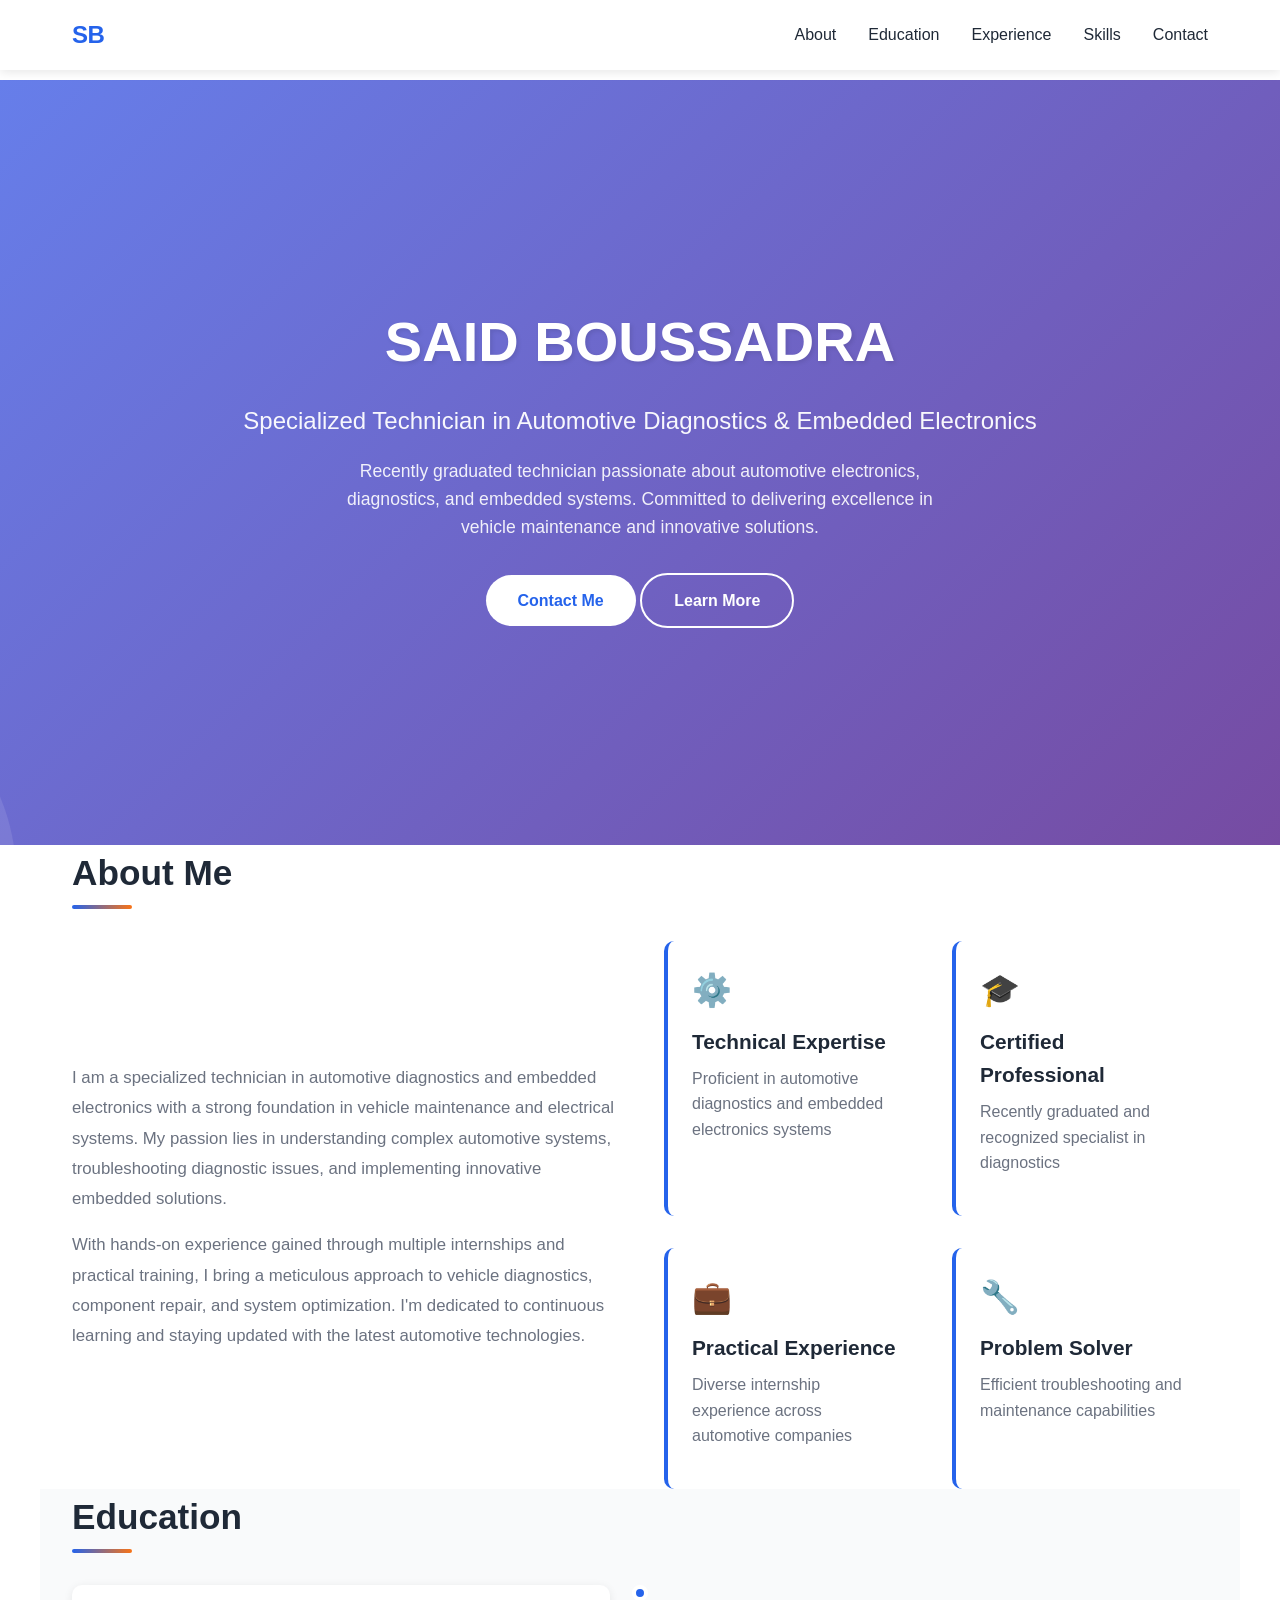
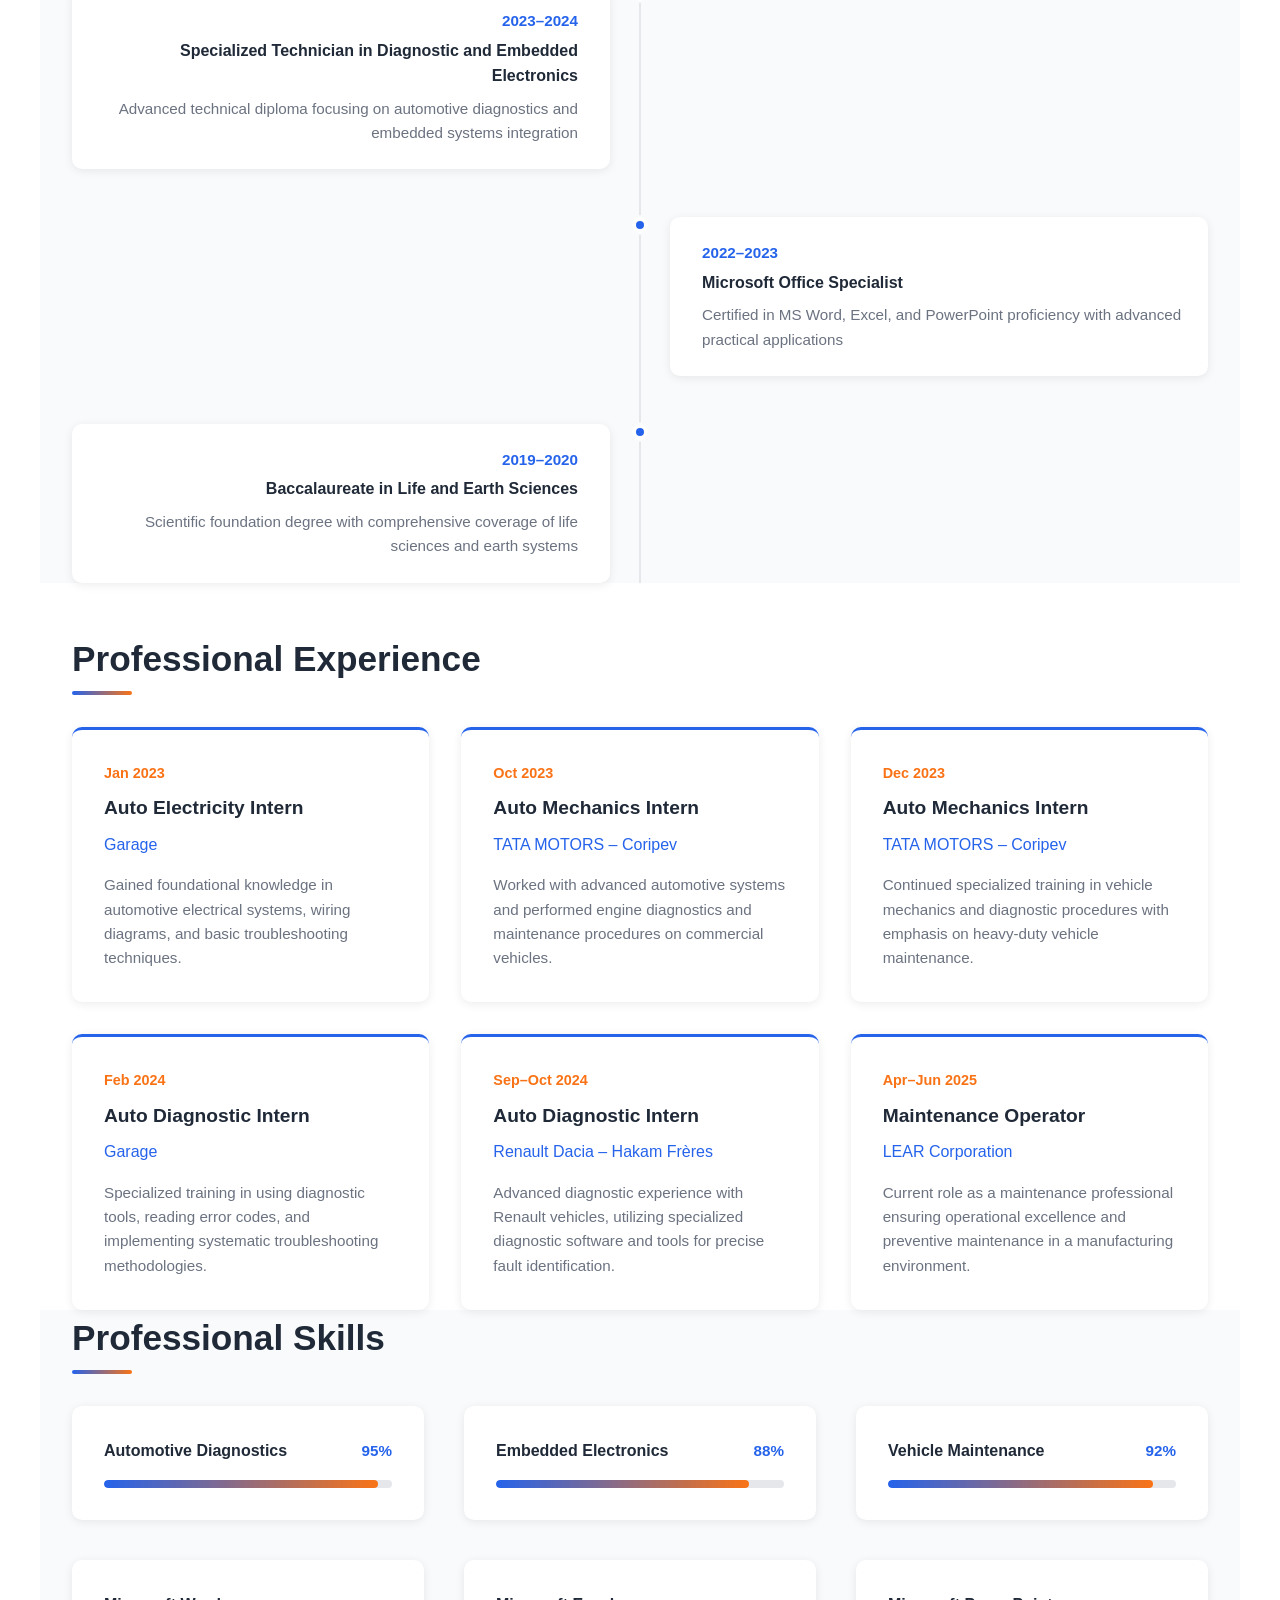
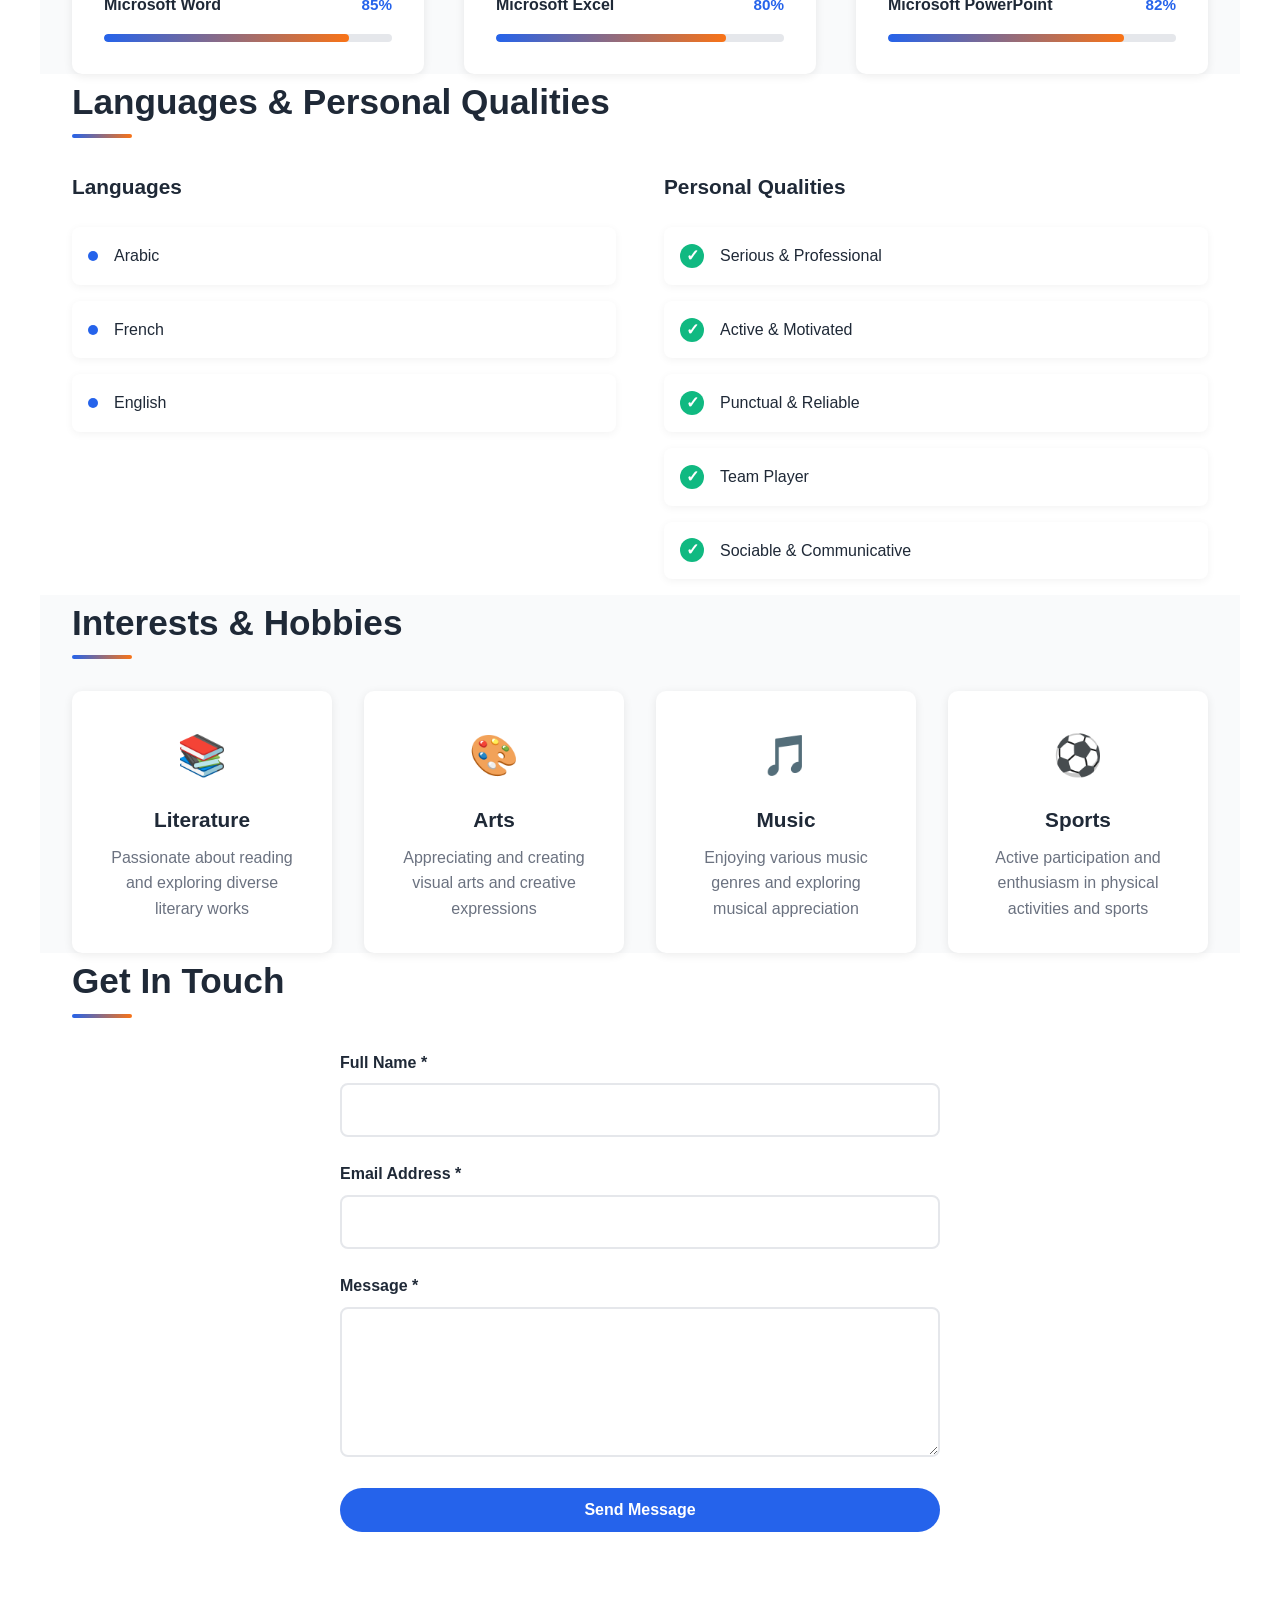
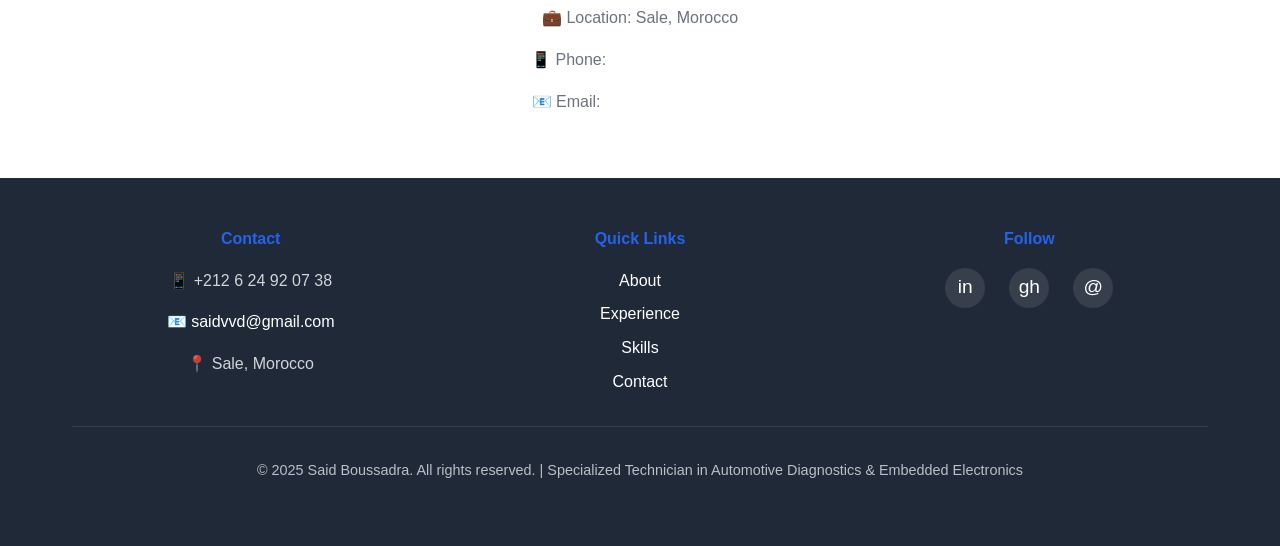
<file: BoussadraSaid.html>
<!DOCTYPE html>
<html lang="en">
<head>
    <meta charset="UTF-8">
    <meta name="viewport" content="width=device-width, initial-scale=1.0">
    <meta name="description" content="Professional portfolio of Said Boussadra - Specialized Technician in Automotive Diagnostics & Embedded Electronics">
    <title>Said Boussadra - Automotive Diagnostics Specialist</title>
    
    <style>
        /* ==================== CSS Variables & Reset ==================== */
        :root {
            --primary-color: #2563eb;
            --secondary-color: #1e40af;
            --accent-color: #f97316;
            --text-dark: #1f2937;
            --text-light: #6b7280;
            --bg-light: #f9fafb;
            --bg-white: #ffffff;
            --border-color: #e5e7eb;
            --success-color: #10b981;
            --transition: all 0.3s ease;
        }

        * {
            margin: 0;
            padding: 0;
            box-sizing: border-box;
        }

        html {
            scroll-behavior: smooth;
            font-size: 16px;
        }

        body {
            font-family: 'Segoe UI', Tahoma, Geneva, Verdana, sans-serif;
            color: var(--text-dark);
            background-color: var(--bg-white);
            line-height: 1.6;
            overflow-x: hidden;
        }

        /* ==================== Typography ==================== */
        h1 {
            font-size: 3rem;
            font-weight: 700;
            margin-bottom: 1rem;
            color: var(--text-dark);
        }

        h2 {
            font-size: 2.2rem;
            font-weight: 700;
            margin-bottom: 2rem;
            color: var(--text-dark);
            position: relative;
            padding-bottom: 0.5rem;
        }

        h2::after {
            content: '';
            position: absolute;
            bottom: 0;
            left: 0;
            width: 60px;
            height: 4px;
            background: linear-gradient(to right, var(--primary-color), var(--accent-color));
            border-radius: 2px;
        }

        h3 {
            font-size: 1.3rem;
            font-weight: 600;
            margin-bottom: 0.5rem;
            color: var(--text-dark);
        }

        p {
            color: var(--text-light);
            margin-bottom: 1rem;
        }

        a {
            color: var(--primary-color);
            text-decoration: none;
            transition: var(--transition);
        }

        a:hover {
            color: var(--accent-color);
        }

        /* ==================== Layout & Spacing ==================== */
        .container {
            max-width: 1200px;
            margin: 0 auto;
            padding: 0 2rem;
        }

        section {
            padding: 5rem 0;
            scroll-margin-top: 80px;
        }

        section:nth-child(even) {
            background-color: var(--bg-light);
        }

        /* ==================== Navigation ==================== */
        nav {
            position: fixed;
            top: 0;
            left: 0;
            right: 0;
            background: rgba(255, 255, 255, 0.95);
            backdrop-filter: blur(10px);
            padding: 1rem 0;
            font-weight: 600;
            box-shadow: 0 2px 10px rgba(0, 0, 0, 0.1);
            z-index: 1000;
            transition: var(--transition);
        }

        .nav-container {
            display: flex;
            justify-content: space-between;
            align-items: center;
            max-width: 1200px;
            margin: 0 auto;
            padding: 0 2rem;
        }

        .logo {
            font-size: 1.5rem;
            font-weight: 700;
            color: var(--primary-color);
            letter-spacing: -0.5px;
        }

        .nav-links {
            display: flex;
            gap: 2rem;
            list-style: none;
        }

        .nav-links a {
            color: var(--text-dark);
            font-weight: 500;
            position: relative;
            padding-bottom: 0.5rem;
            transition: var(--transition);
        }

        .nav-links a::after {
            content: '';
            position: absolute;
            bottom: 0;
            left: 0;
            width: 0;
            height: 2px;
            background: var(--primary-color);
            transition: var(--transition);
        }

        .nav-links a:hover::after {
            width: 100%;
        }

        .hamburger {
            display: none;
            flex-direction: column;
            cursor: pointer;
            gap: 0.4rem;
        }

        .hamburger span {
            width: 25px;
            height: 3px;
            background: var(--text-dark);
            border-radius: 2px;
            transition: var(--transition);
        }

        /* ==================== Hero Section ==================== */
        .hero {
            margin-top: 80px;
            min-height: 85vh;
            display: flex;
            align-items: center;
            justify-content: center;
            background: linear-gradient(135deg, #667eea 0%, #764ba2 100%);
            color: white;
            position: relative;
            overflow: hidden;
        }

        .hero::before {
            content: '';
            position: absolute;
            top: -50%;
            right: -50%;
            width: 500px;
            height: 500px;
            background: rgba(255, 255, 255, 0.1);
            border-radius: 50%;
            animation: float 6s ease-in-out infinite;
        }

        .hero::after {
            content: '';
            position: absolute;
            bottom: -30%;
            left: -30%;
            width: 400px;
            height: 400px;
            background: rgba(255, 255, 255, 0.1);
            border-radius: 50%;
            animation: float 8s ease-in-out infinite reverse;
        }

        @keyframes float {
            0%, 100% {
                transform: translateY(0);
            }
            50% {
                transform: translateY(20px);
            }
        }

        .hero-content {
            position: relative;
            z-index: 1;
            text-align: center;
            max-width: 800px;
            animation: slideUp 0.8s ease-out;
        }

        @keyframes slideUp {
            from {
                opacity: 0;
                transform: translateY(30px);
            }
            to {
                opacity: 1;
                transform: translateY(0);
            }
        }

        .hero h1 {
            font-size: 3.5rem;
            margin-bottom: 1rem;
            color: white;
            text-shadow: 2px 2px 4px rgba(0, 0, 0, 0.1);
        }

        .hero .subtitle {
            font-size: 1.5rem;
            margin-bottom: 1rem;
            color: rgba(255, 255, 255, 0.95);
            font-weight: 300;
        }

        .hero .intro {
            font-size: 1.1rem;
            margin-bottom: 2rem;
            color: rgba(255, 255, 255, 0.9);
            max-width: 600px;
            margin-left: auto;
            margin-right: auto;
        }

        /* ==================== Buttons ==================== */
        .btn {
            display: inline-block;
            padding: 0.8rem 2rem;
            border: none;
            border-radius: 50px;
            font-weight: 600;
            cursor: pointer;
            transition: var(--transition);
            text-align: center;
            font-size: 1rem;
            text-decoration: none;
        }

        .btn-primary {
            background: var(--primary-color);
            color: white;
            margin-right: 1rem;
        }

        .btn-primary:hover {
            background: var(--secondary-color);
            transform: translateY(-2px);
            box-shadow: 0 5px 20px rgba(37, 99, 235, 0.3);
        }

        .btn-secondary {
            background: transparent;
            color: white;
            border: 2px solid white;
        }

        .btn-secondary:hover {
            background: white;
            color: var(--primary-color);
            transform: translateY(-2px);
        }

        .btn-white {
            background: white;
            color: var(--primary-color);
        }

        .btn-white:hover {
            background: var(--bg-light);
            transform: translateY(-2px);
            box-shadow: 0 5px 20px rgba(0, 0, 0, 0.2);
        }

        /* ==================== About Section ==================== */
        .about-content {
            display: grid;
            grid-template-columns: 1fr 1fr;
            gap: 3rem;
            align-items: center;
        }

        .about-text {
            font-size: 1.05rem;
            line-height: 1.8;
        }

        .about-features {
            display: grid;
            grid-template-columns: 1fr 1fr;
            gap: 2rem;
        }

        .feature {
            padding: 1.5rem;
            background: white;
            border-radius: 10px;
            border-left: 4px solid var(--primary-color);
            transition: var(--transition);
        }

        .feature:hover {
            transform: translateY(-5px);
            box-shadow: 0 10px 30px rgba(0, 0, 0, 0.1);
        }

        .feature-icon {
            font-size: 2rem;
            margin-bottom: 0.5rem;
        }

        /* ==================== Education Section ==================== */
        .timeline {
            position: relative;
        }

        .timeline::before {
            content: '';
            position: absolute;
            left: 50%;
            transform: translateX(-50%);
            width: 2px;
            height: 100%;
            background: var(--border-color);
        }

        .timeline-item {
            margin-bottom: 3rem;
            position: relative;
        }

        .timeline-item:nth-child(odd) .timeline-content {
            margin-left: 0;
            margin-right: auto;
            width: calc(50% - 30px);
            text-align: right;
            padding-right: 2rem;
        }

        .timeline-item:nth-child(even) .timeline-content {
            margin-left: auto;
            margin-right: 0;
            width: calc(50% - 30px);
            text-align: left;
            padding-left: 2rem;
        }

        .timeline-dot {
            position: absolute;
            left: 50%;
            top: 0;
            transform: translateX(-50%);
            width: 16px;
            height: 16px;
            background: var(--primary-color);
            border: 4px solid var(--bg-white);
            border-radius: 50%;
            box-shadow: 0 0 0 2px var(--bg-light);
            z-index: 1;
        }

        .timeline-content {
            background: white;
            padding: 1.5rem;
            border-radius: 10px;
            box-shadow: 0 2px 10px rgba(0, 0, 0, 0.08);
            transition: var(--transition);
        }

        .timeline-content:hover {
            box-shadow: 0 8px 25px rgba(0, 0, 0, 0.15);
            transform: translateY(-5px);
        }

        .timeline-year {
            font-weight: 700;
            color: var(--primary-color);
            font-size: 0.95rem;
            margin-bottom: 0.25rem;
        }

        .timeline-title {
            font-weight: 600;
            color: var(--text-dark);
            margin-bottom: 0.5rem;
        }

        .timeline-description {
            color: var(--text-light);
            font-size: 0.95rem;
        }

        /* ==================== Experience Section ==================== */
        .experience-cards {
            display: grid;
            grid-template-columns: repeat(auto-fit, minmax(320px, 1fr));
            gap: 2rem;
        }

        .experience-card {
            background: white;
            padding: 2rem;
            border-radius: 10px;
            box-shadow: 0 2px 10px rgba(0, 0, 0, 0.08);
            transition: var(--transition);
            border-top: 3px solid var(--primary-color);
        }

        .experience-card:hover {
            transform: translateY(-10px);
            box-shadow: 0 15px 35px rgba(0, 0, 0, 0.15);
            border-top-color: var(--accent-color);
        }

        .experience-date {
            color: var(--accent-color);
            font-weight: 600;
            font-size: 0.9rem;
            margin-bottom: 0.5rem;
        }

        .experience-role {
            font-size: 1.2rem;
            font-weight: 600;
            margin-bottom: 0.5rem;
            color: var(--text-dark);
        }

        .experience-company {
            color: var(--primary-color);
            font-weight: 500;
            margin-bottom: 1rem;
        }

        .experience-description {
            color: var(--text-light);
            font-size: 0.95rem;
            line-height: 1.6;
        }

        /* ==================== Skills Section ==================== */
        .skills-grid {
            display: grid;
            grid-template-columns: repeat(auto-fit, minmax(300px, 1fr));
            gap: 2.5rem;
        }

        .skill-item {
            background: white;
            padding: 2rem;
            border-radius: 10px;
            box-shadow: 0 2px 10px rgba(0, 0, 0, 0.08);
            transition: var(--transition);
        }

        .skill-item:hover {
            box-shadow: 0 8px 25px rgba(0, 0, 0, 0.15);
        }

        .skill-name {
            font-weight: 600;
            margin-bottom: 1rem;
            display: flex;
            justify-content: space-between;
            align-items: center;
            color: var(--text-dark);
        }

        .skill-percentage {
            color: var(--primary-color);
            font-weight: 700;
            font-size: 0.95rem;
        }

        .skill-bar {
            height: 8px;
            background: var(--border-color);
            border-radius: 10px;
            overflow: hidden;
        }

        .skill-progress {
            height: 100%;
            background: linear-gradient(to right, var(--primary-color), var(--accent-color));
            border-radius: 10px;
            animation: stretchProgress 1.5s ease-out forwards;
            transform-origin: left;
        }

        @keyframes stretchProgress {
            from {
                width: 0;
            }
            to {
                width: var(--progress);
            }
        }

        /* ==================== Languages & Qualities ==================== */
        .languages-qualities {
            display: grid;
            grid-template-columns: 1fr 1fr;
            gap: 3rem;
        }

        .language-item {
            display: flex;
            align-items: center;
            padding: 1rem;
            background: white;
            border-radius: 8px;
            margin-bottom: 1rem;
            transition: var(--transition);
            box-shadow: 0 2px 8px rgba(0, 0, 0, 0.05);
        }

        .language-item:hover {
            transform: translateX(10px);
            box-shadow: 0 5px 15px rgba(0, 0, 0, 0.1);
        }

        .language-item::before {
            content: '';
            display: inline-block;
            width: 10px;
            height: 10px;
            background: var(--primary-color);
            border-radius: 50%;
            margin-right: 1rem;
            flex-shrink: 0;
        }

        .quality-item {
            display: flex;
            align-items: center;
            padding: 1rem;
            background: white;
            border-radius: 8px;
            margin-bottom: 1rem;
            transition: var(--transition);
            box-shadow: 0 2px 8px rgba(0, 0, 0, 0.05);
        }

        .quality-item:hover {
            transform: translateX(10px);
            box-shadow: 0 5px 15px rgba(0, 0, 0, 0.1);
        }

        .quality-item::before {
            content: '✓';
            display: inline-block;
            width: 24px;
            height: 24px;
            background: var(--success-color);
            color: white;
            border-radius: 50%;
            text-align: center;
            line-height: 24px;
            margin-right: 1rem;
            font-weight: bold;
            flex-shrink: 0;
        }

        /* ==================== Interests Section ==================== */
        .interests-grid {
            display: grid;
            grid-template-columns: repeat(auto-fit, minmax(200px, 1fr));
            gap: 2rem;
        }

        .interest-card {
            background: white;
            padding: 2rem;
            text-align: center;
            border-radius: 10px;
            box-shadow: 0 2px 10px rgba(0, 0, 0, 0.08);
            transition: var(--transition);
        }

        .interest-card:hover {
            transform: scale(1.05) translateY(-5px);
            box-shadow: 0 10px 25px rgba(0, 0, 0, 0.15);
        }

        .interest-icon {
            font-size: 2.5rem;
            margin-bottom: 1rem;
        }

        .interest-card p {
            margin: 0;
        }

        /* ==================== Contact Section ==================== */
        .contact-wrapper {
            max-width: 600px;
            margin: 0 auto;
        }

        .form-group {
            margin-bottom: 1.5rem;
        }

        label {
            display: block;
            margin-bottom: 0.5rem;
            font-weight: 600;
            color: var(--text-dark);
        }

        input,
        textarea {
            width: 100%;
            padding: 1rem;
            border: 2px solid var(--border-color);
            border-radius: 8px;
            font-family: inherit;
            font-size: 1rem;
            transition: var(--transition);
        }

        input:focus,
        textarea:focus {
            outline: none;
            border-color: var(--primary-color);
            box-shadow: 0 0 0 3px rgba(37, 99, 235, 0.1);
        }

        textarea {
            resize: vertical;
            min-height: 150px;
        }

        .form-message {
            padding: 1rem;
            border-radius: 8px;
            margin-bottom: 1rem;
            display: none;
            animation: slideDown 0.4s ease-out;
        }

        @keyframes slideDown {
            from {
                opacity: 0;
                transform: translateY(-10px);
            }
            to {
                opacity: 1;
                transform: translateY(0);
            }
        }

        .form-message.success {
            background: rgba(16, 185, 129, 0.1);
            color: var(--success-color);
            border: 1px solid var(--success-color);
        }

        .form-message.error {
            background: rgba(239, 68, 68, 0.1);
            color: #ef4444;
            border: 1px solid #ef4444;
        }

        /* ==================== Footer ==================== */
        footer {
            background: var(--text-dark);
            color: white;
            padding: 3rem 0;
            text-align: center;
            margin-top: 3rem;
        }

        .footer-content {
            display: grid;
            grid-template-columns: repeat(auto-fit, minmax(200px, 1fr));
            gap: 2rem;
            margin-bottom: 2rem;
        }

        .footer-section h4 {
            margin-bottom: 1rem;
            color: var(--primary-color);
        }

        .social-links {
            display: flex;
            justify-content: center;
            gap: 1.5rem;
            margin-top: 1rem;
        }

        .social-icon {
            display: inline-flex;
            align-items: center;
            justify-content: center;
            width: 40px;
            height: 40px;
            background: rgba(255, 255, 255, 0.1);
            border-radius: 50%;
            color: white;
            font-size: 1.2rem;
            transition: var(--transition);
        }

        .social-icon:hover {
            background: var(--primary-color);
            transform: translateY(-3px);
        }

        .contact-info {
            display: flex;
            flex-direction: column;
            align-items: center;
            gap: 1rem;
            color: rgba(255, 255, 255, 0.8);
        }

        .contact-info a {
            color: white;
        }

        footer .divider {
            height: 1px;
            background: rgba(255, 255, 255, 0.1);
            margin: 2rem 0;
        }

        .copyright {
            color: rgba(255, 255, 255, 0.7);
            font-size: 0.9rem;
        }

        /* ==================== Responsive Design ==================== */
        @media (max-width: 768px) {
            .hamburger {
                display: flex;
            }

            .nav-links {
                display: none;
            }

            .nav-links.active {
                display: flex;
                flex-direction: column;
                position: absolute;
                top: 100%;
                left: 0;
                right: 0;
                background: white;
                padding: 1rem 2rem;
                gap: 1rem;
                box-shadow: 0 5px 15px rgba(0, 0, 0, 0.1);
            }

            h1 {
                font-size: 2rem;
            }

            .hero h1 {
                font-size: 2.2rem;
            }

            .hero .subtitle {
                font-size: 1.1rem;
            }

            .hero .intro {
                font-size: 1rem;
            }

            h2 {
                font-size: 1.8rem;
            }

            .btn {
                display: block;
                margin: 0.5rem auto;
                width: 100%;
                max-width: 300px;
            }

            .about-content {
                grid-template-columns: 1fr;
            }

            .about-features {
                grid-template-columns: 1fr;
            }

            .timeline::before {
                left: 0;
            }

            .timeline-item:nth-child(odd) .timeline-content,
            .timeline-item:nth-child(even) .timeline-content {
                width: 100%;
                margin: 0;
                padding-left: 2rem;
                text-align: left;
            }

            .timeline-dot {
                left: 0;
            }

            .experience-cards {
                grid-template-columns: 1fr;
            }

            .skills-grid {
                grid-template-columns: 1fr;
            }

            .languages-qualities {
                grid-template-columns: 1fr;
            }

            .interests-grid {
                grid-template-columns: 1fr 1fr;
            }

            section {
                padding: 3rem 0;
            }

            .footer-content {
                grid-template-columns: 1fr;
            }
        }

        @media (max-width: 480px) {
            .container {
                padding: 0 1rem;
            }

            h1 {
                font-size: 1.5rem;
            }

            .hero h1 {
                font-size: 1.8rem;
            }

            .hero .subtitle {
                font-size: 1rem;
            }

            h2 {
                font-size: 1.5rem;
            }

            .nav-links.active {
                padding: 0.5rem 1rem;
            }

            .interests-grid {
                grid-template-columns: 1fr;
            }

            .experience-role {
                font-size: 1rem;
            }
        }

        /* ==================== Utilities ==================== */
        .text-center {
            text-align: center;
        }

        .mt-4 {
            margin-top: 2rem;
        }

        .mb-4 {
            margin-bottom: 2rem;
        }
    </style>
</head>
<body>
    <!-- ==================== Navigation ==================== -->
    <nav>
        <div class="nav-container">
            <div class="logo">SB</div>
            <ul class="nav-links">
                <li><a href="#about">About</a></li>
                <li><a href="#education">Education</a></li>
                <li><a href="#experience">Experience</a></li>
                <li><a href="#skills">Skills</a></li>
                <li><a href="#contact">Contact</a></li>
            </ul>
            <div class="hamburger">
                <span></span>
                <span></span>
                <span></span>
            </div>
        </div>
    </nav>

    <!-- ==================== Hero Section ==================== -->
    <section class="hero">
        <div class="hero-content">
            <h1>SAID BOUSSADRA</h1>
            <p class="subtitle">Specialized Technician in Automotive Diagnostics & Embedded Electronics</p>
            <p class="intro">Recently graduated technician passionate about automotive electronics, diagnostics, and embedded systems. Committed to delivering excellence in vehicle maintenance and innovative solutions.</p>
            <div class="mt-4">
                <a href="#contact" class="btn btn-white">Contact Me</a>
                <a href="#about" class="btn btn-secondary">Learn More</a>
            </div>
        </div>
    </section>

    <!-- ==================== About Section ==================== -->
    <section id="about" class="container">
        <h2>About Me</h2>
        <div class="about-content">
            <div class="about-text">
                <p>I am a specialized technician in automotive diagnostics and embedded electronics with a strong foundation in vehicle maintenance and electrical systems. My passion lies in understanding complex automotive systems, troubleshooting diagnostic issues, and implementing innovative embedded solutions.</p>
                <p>With hands-on experience gained through multiple internships and practical training, I bring a meticulous approach to vehicle diagnostics, component repair, and system optimization. I'm dedicated to continuous learning and staying updated with the latest automotive technologies.</p>
            </div>
            <div class="about-features">
                <div class="feature">
                    <div class="feature-icon">⚙️</div>
                    <h3>Technical Expertise</h3>
                    <p>Proficient in automotive diagnostics and embedded electronics systems</p>
                </div>
                <div class="feature">
                    <div class="feature-icon">🎓</div>
                    <h3>Certified Professional</h3>
                    <p>Recently graduated and recognized specialist in diagnostics</p>
                </div>
                <div class="feature">
                    <div class="feature-icon">💼</div>
                    <h3>Practical Experience</h3>
                    <p>Diverse internship experience across automotive companies</p>
                </div>
                <div class="feature">
                    <div class="feature-icon">🔧</div>
                    <h3>Problem Solver</h3>
                    <p>Efficient troubleshooting and maintenance capabilities</p>
                </div>
            </div>
        </div>
    </section>

    <!-- ==================== Education Section ==================== -->
    <section id="education" class="container">
        <h2>Education</h2>
        <div class="timeline">
            <div class="timeline-item">
                <div class="timeline-dot"></div>
                <div class="timeline-content">
                    <div class="timeline-year">2023–2024</div>
                    <div class="timeline-title">Specialized Technician in Diagnostic and Embedded Electronics</div>
                    <div class="timeline-description">Advanced technical diploma focusing on automotive diagnostics and embedded systems integration</div>
                </div>
            </div>

            <div class="timeline-item">
                <div class="timeline-dot"></div>
                <div class="timeline-content">
                    <div class="timeline-year">2022–2023</div>
                    <div class="timeline-title">Microsoft Office Specialist</div>
                    <div class="timeline-description">Certified in MS Word, Excel, and PowerPoint proficiency with advanced practical applications</div>
                </div>
            </div>

            <div class="timeline-item">
                <div class="timeline-dot"></div>
                <div class="timeline-content">
                    <div class="timeline-year">2019–2020</div>
                    <div class="timeline-title">Baccalaureate in Life and Earth Sciences</div>
                    <div class="timeline-description">Scientific foundation degree with comprehensive coverage of life sciences and earth systems</div>
                </div>
            </div>
        </div>
    </section>

    <!-- ==================== Experience Section ==================== -->
    <section id="experience" class="container">
        <h2>Professional Experience</h2>
        <div class="experience-cards">
            <div class="experience-card">
                <div class="experience-date">Jan 2023</div>
                <div class="experience-role">Auto Electricity Intern</div>
                <div class="experience-company">Garage</div>
                <div class="experience-description">Gained foundational knowledge in automotive electrical systems, wiring diagrams, and basic troubleshooting techniques.</div>
            </div>

            <div class="experience-card">
                <div class="experience-date">Oct 2023</div>
                <div class="experience-role">Auto Mechanics Intern</div>
                <div class="experience-company">TATA MOTORS – Coripev</div>
                <div class="experience-description">Worked with advanced automotive systems and performed engine diagnostics and maintenance procedures on commercial vehicles.</div>
            </div>

            <div class="experience-card">
                <div class="experience-date">Dec 2023</div>
                <div class="experience-role">Auto Mechanics Intern</div>
                <div class="experience-company">TATA MOTORS – Coripev</div>
                <div class="experience-description">Continued specialized training in vehicle mechanics and diagnostic procedures with emphasis on heavy-duty vehicle maintenance.</div>
            </div>

            <div class="experience-card">
                <div class="experience-date">Feb 2024</div>
                <div class="experience-role">Auto Diagnostic Intern</div>
                <div class="experience-company">Garage</div>
                <div class="experience-description">Specialized training in using diagnostic tools, reading error codes, and implementing systematic troubleshooting methodologies.</div>
            </div>

            <div class="experience-card">
                <div class="experience-date">Sep–Oct 2024</div>
                <div class="experience-role">Auto Diagnostic Intern</div>
                <div class="experience-company">Renault Dacia – Hakam Frères</div>
                <div class="experience-description">Advanced diagnostic experience with Renault vehicles, utilizing specialized diagnostic software and tools for precise fault identification.</div>
            </div>

            <div class="experience-card">
                <div class="experience-date">Apr–Jun 2025</div>
                <div class="experience-role">Maintenance Operator</div>
                <div class="experience-company">LEAR Corporation</div>
                <div class="experience-description">Current role as a maintenance professional ensuring operational excellence and preventive maintenance in a manufacturing environment.</div>
            </div>
        </div>
    </section>

    <!-- ==================== Skills Section ==================== -->
    <section id="skills" class="container">
        <h2>Professional Skills</h2>
        <div class="skills-grid">
            <div class="skill-item">
                <div class="skill-name">
                    <span>Automotive Diagnostics</span>
                    <span class="skill-percentage">95%</span>
                </div>
                <div class="skill-bar">
                    <div class="skill-progress" style="--progress: 95%"></div>
                </div>
            </div>

            <div class="skill-item">
                <div class="skill-name">
                    <span>Embedded Electronics</span>
                    <span class="skill-percentage">88%</span>
                </div>
                <div class="skill-bar">
                    <div class="skill-progress" style="--progress: 88%"></div>
                </div>
            </div>

            <div class="skill-item">
                <div class="skill-name">
                    <span>Vehicle Maintenance</span>
                    <span class="skill-percentage">92%</span>
                </div>
                <div class="skill-bar">
                    <div class="skill-progress" style="--progress: 92%"></div>
                </div>
            </div>

            <div class="skill-item">
                <div class="skill-name">
                    <span>Microsoft Word</span>
                    <span class="skill-percentage">85%</span>
                </div>
                <div class="skill-bar">
                    <div class="skill-progress" style="--progress: 85%"></div>
                </div>
            </div>

            <div class="skill-item">
                <div class="skill-name">
                    <span>Microsoft Excel</span>
                    <span class="skill-percentage">80%</span>
                </div>
                <div class="skill-bar">
                    <div class="skill-progress" style="--progress: 80%"></div>
                </div>
            </div>

            <div class="skill-item">
                <div class="skill-name">
                    <span>Microsoft PowerPoint</span>
                    <span class="skill-percentage">82%</span>
                </div>
                <div class="skill-bar">
                    <div class="skill-progress" style="--progress: 82%"></div>
                </div>
            </div>
        </div>
    </section>

    <!-- ==================== Languages & Qualities ==================== -->
    <section class="container">
        <h2>Languages & Personal Qualities</h2>
        <div class="languages-qualities">
            <div>
                <h3 style="margin-bottom: 1.5rem;">Languages</h3>
                <div class="language-item">Arabic</div>
                <div class="language-item">French</div>
                <div class="language-item">English</div>
            </div>
            <div>
                <h3 style="margin-bottom: 1.5rem;">Personal Qualities</h3>
                <div class="quality-item">Serious & Professional</div>
                <div class="quality-item">Active & Motivated</div>
                <div class="quality-item">Punctual & Reliable</div>
                <div class="quality-item">Team Player</div>
                <div class="quality-item">Sociable & Communicative</div>
            </div>
        </div>
    </section>

    <!-- ==================== Interests Section ==================== -->
    <section class="container">
        <h2>Interests & Hobbies</h2>
        <div class="interests-grid">
            <div class="interest-card">
                <div class="interest-icon">📚</div>
                <h3>Literature</h3>
                <p>Passionate about reading and exploring diverse literary works</p>
            </div>
            <div class="interest-card">
                <div class="interest-icon">🎨</div>
                <h3>Arts</h3>
                <p>Appreciating and creating visual arts and creative expressions</p>
            </div>
            <div class="interest-card">
                <div class="interest-icon">🎵</div>
                <h3>Music</h3>
                <p>Enjoying various music genres and exploring musical appreciation</p>
            </div>
            <div class="interest-card">
                <div class="interest-icon">⚽</div>
                <h3>Sports</h3>
                <p>Active participation and enthusiasm in physical activities and sports</p>
            </div>
        </div>
    </section>

    <!-- ==================== Contact Section ==================== -->
    <section id="contact" class="container">
        <h2>Get In Touch</h2>
        <div class="contact-wrapper">
            <form id="contactForm" method="POST">
                <div id="formMessage" class="form-message"></div>

                <div class="form-group">
                    <label for="name">Full Name *</label>
                    <input type="text" id="name" name="name" required>
                </div>

                <div class="form-group">
                    <label for="email">Email Address *</label>
                    <input type="email" id="email" name="email" required>
                </div>

                <div class="form-group">
                    <label for="message">Message *</label>
                    <textarea id="message" name="message" required></textarea>
                </div>

                <button type="submit" class="btn btn-primary" style="width: 100%; margin-right: 0;">Send Message</button>
            </form>

            <div class="contact-info mt-4" style="text-align: center; margin-top: 3rem;">
                <div>
                    <strong>Quick Contact Info</strong>
                    <p>💼 Location: Sale, Morocco</p>
                    <p>📱 Phone: <a href="tel:+212624920738">+212 6 24 92 07 38</a></p>
                    <p>📧 Email: <a href="mailto:saidvvd@gmail.com">saidvvd@gmail.com</a></p>
                </div>
            </div>
        </div>
    </section>

    <!-- ==================== Footer ==================== -->
    <footer>
        <div class="container">
            <div class="footer-content">
                <div class="footer-section">
                    <h4>Contact</h4>
                    <div class="contact-info">
                        <div>📱 +212 6 24 92 07 38</div>
                        <div><a href="mailto:saidvvd@gmail.com">📧 saidvvd@gmail.com</a></div>
                        <div>📍 Sale, Morocco</div>
                    </div>
                </div>

                <div class="footer-section">
                    <h4>Quick Links</h4>
                    <div style="display: flex; flex-direction: column; gap: 0.5rem;">
                        <a href="#about" style="color: white;">About</a>
                        <a href="#experience" style="color: white;">Experience</a>
                        <a href="#skills" style="color: white;">Skills</a>
                        <a href="#contact" style="color: white;">Contact</a>
                    </div>
                </div>

                <div class="footer-section">
                    <h4>Follow</h4>
                    <div class="social-links">
                        <a href="#" class="social-icon" title="LinkedIn">in</a>
                        <a href="#" class="social-icon" title="GitHub">gh</a>
                        <a href="#" class="social-icon" title="Email">@</a>
                    </div>
                </div>
            </div>

            <div class="divider"></div>

            <p class="copyright">&copy; 2025 Said Boussadra. All rights reserved. | Specialized Technician in Automotive Diagnostics & Embedded Electronics</p>
        </div>
    </footer>

    <!-- ==================== JavaScript ==================== -->
    <script>
        // ==================== Mobile Navigation Toggle ====================
        const hamburger = document.querySelector('.hamburger');
        const navLinks = document.querySelector('.nav-links');

        hamburger.addEventListener('click', () => {
            navLinks.classList.toggle('active');
        });

        // Close mobile menu when a link is clicked
        document.querySelectorAll('.nav-links a').forEach(link => {
            link.addEventListener('click', () => {
                navLinks.classList.remove('active');
            });
        });

        // ==================== Smooth Scrolling ====================
        document.querySelectorAll('a[href^="#"]').forEach(anchor => {
            anchor.addEventListener('click', function (e) {
                e.preventDefault();
                const target = document.querySelector(this.getAttribute('href'));
                if (target) {
                    target.scrollIntoView({
                        behavior: 'smooth',
                        block: 'start'
                    });
                }
            });
        });

        // ==================== Form Validation & Submission ====================
        const contactForm = document.getElementById('contactForm');
        const formMessage = document.getElementById('formMessage');

        contactForm.addEventListener('submit', function(e) {
            e.preventDefault();

            // Get form values
            const name = document.getElementById('name').value.trim();
            const email = document.getElementById('email').value.trim();
            const message = document.getElementById('message').value.trim();

            // Validate inputs
            if (!name || !email || !message) {
                showMessage('Please fill in all required fields.', 'error');
                return;
            }

            // Basic email validation
            const emailRegex = /^[^\s@]+@[^\s@]+\.[^\s@]+$/;
            if (!emailRegex.test(email)) {
                showMessage('Please enter a valid email address.', 'error');
                return;
            }

            // Simulate form submission (in production, you'd send to a server)
            showMessage('Thank you! Your message has been received. I\'ll get back to you soon!', 'success');

            // Clear form
            contactForm.reset();

            // Optional: Log the form data
            console.log('Form submitted:', { name, email, message });
        });

        function showMessage(text, type) {
            formMessage.textContent = text;
            formMessage.className = 'form-message ' + type;
            formMessage.style.display = 'block';

            // Hide message after 5 seconds
            setTimeout(() => {
                formMessage.style.display = 'none';
            }, 5000);
        }

        // ==================== Scroll Animations ====================
        const observerOptions = {
            threshold: 0.1,
            rootMargin: '0px 0px -50px 0px'
        };

        const observer = new IntersectionObserver(function(entries) {
            entries.forEach(entry => {
                if (entry.isIntersecting) {
                    entry.target.style.opacity = '1';
                    entry.target.style.transform = 'translateY(0)';
                }
            });
        }, observerOptions);

        // Observe all cards and items
        document.querySelectorAll('.experience-card, .skill-item, .interest-card, .timeline-item').forEach(el => {
            el.style.opacity = '0';
            el.style.transform = 'translateY(20px)';
            el.style.transition = 'opacity 0.6s ease, transform 0.6s ease';
            observer.observe(el);
        });

        // ==================== Active Navigation Link ====================
        window.addEventListener('scroll', () => {
            let current = '';
            const sections = document.querySelectorAll('section');

            sections.forEach(section => {
                const sectionTop = section.offsetTop;
                if (pageYOffset >= sectionTop - 200) {
                    current = section.getAttribute('id');
                }
            });

            document.querySelectorAll('.nav-links a').forEach(link => {
                link.style.color = '';
                if (link.getAttribute('href').slice(1) === current) {
                    link.style.color = 'var(--primary-color)';
                }
            });
        });

        // ==================== Navbar Background on Scroll ====================
        window.addEventListener('scroll', () => {
            const nav = document.querySelector('nav');
            if (window.pageYOffset > 50) {
                nav.style.boxShadow = '0 4px 20px rgba(0, 0, 0, 0.15)';
            } else {
                nav.style.boxShadow = '0 2px 10px rgba(0, 0, 0, 0.1)';
            }
        });
    </script>
</body>
</html>
</file>
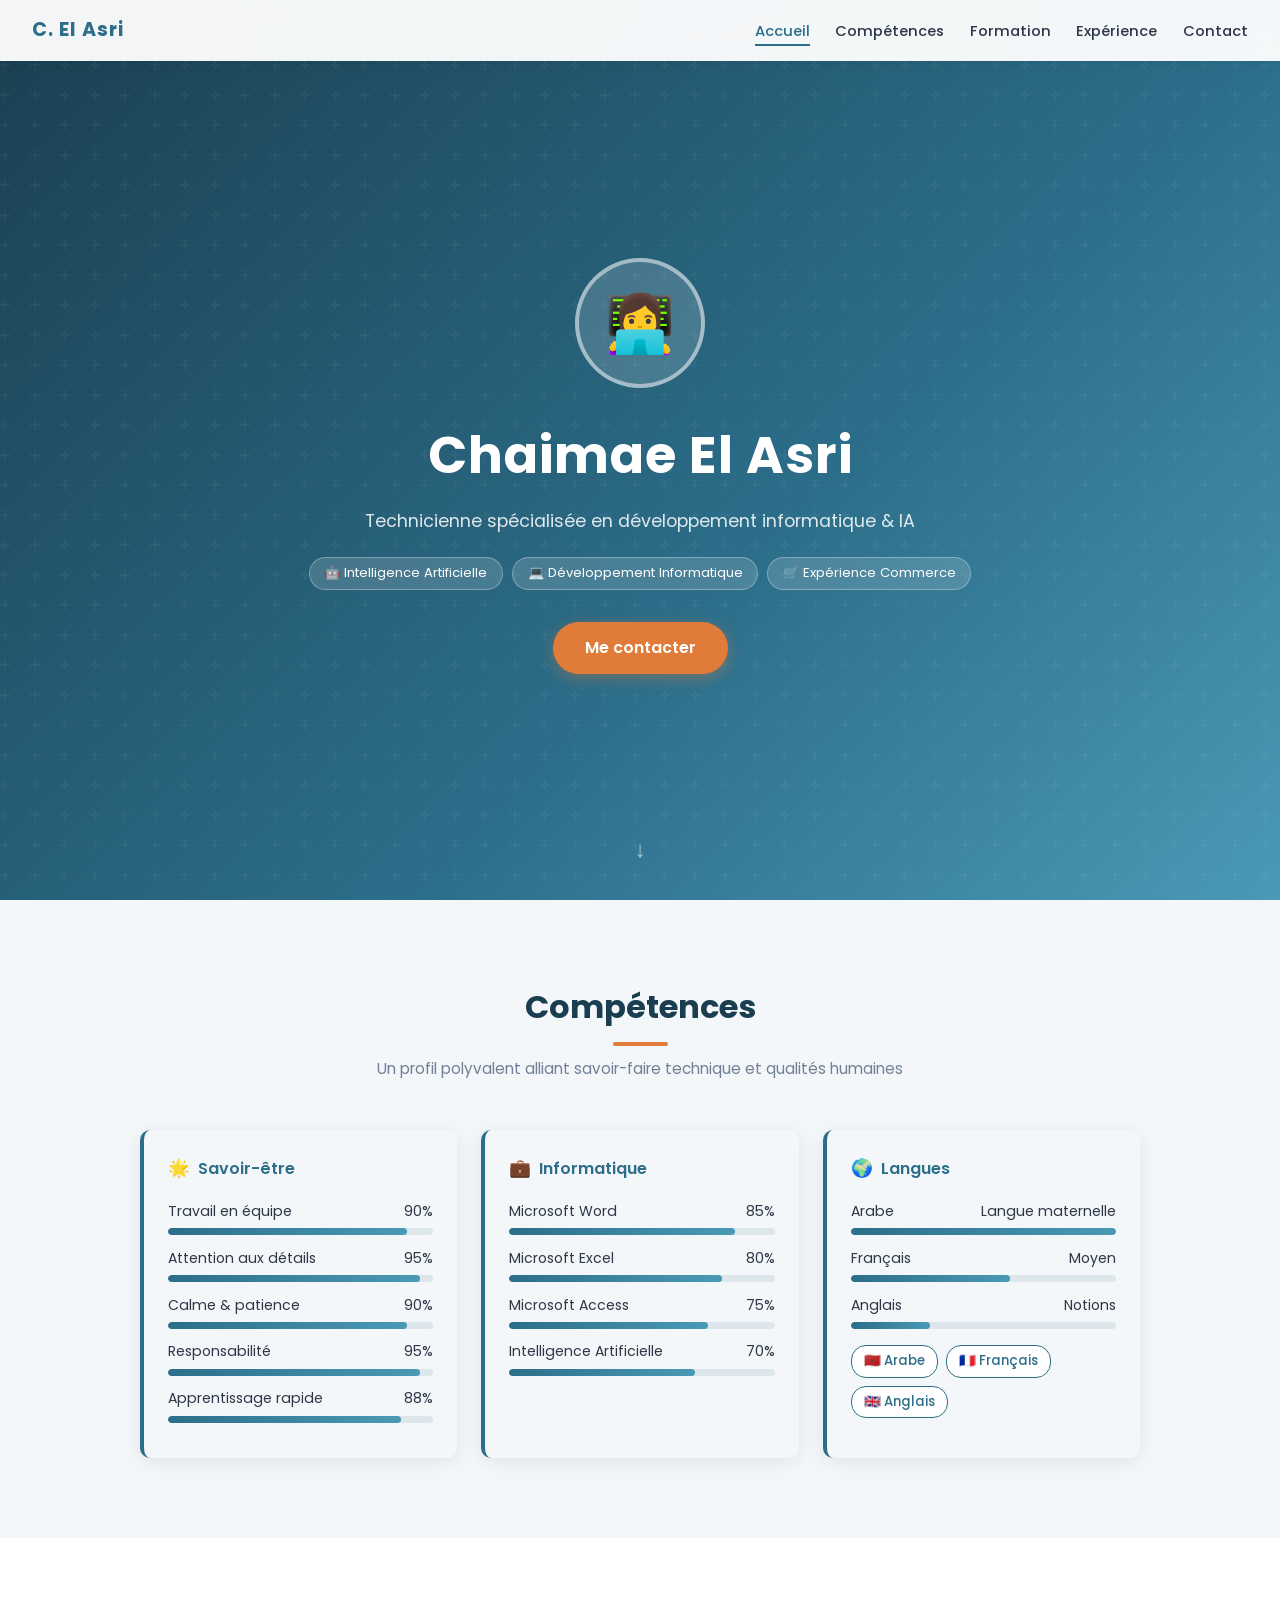
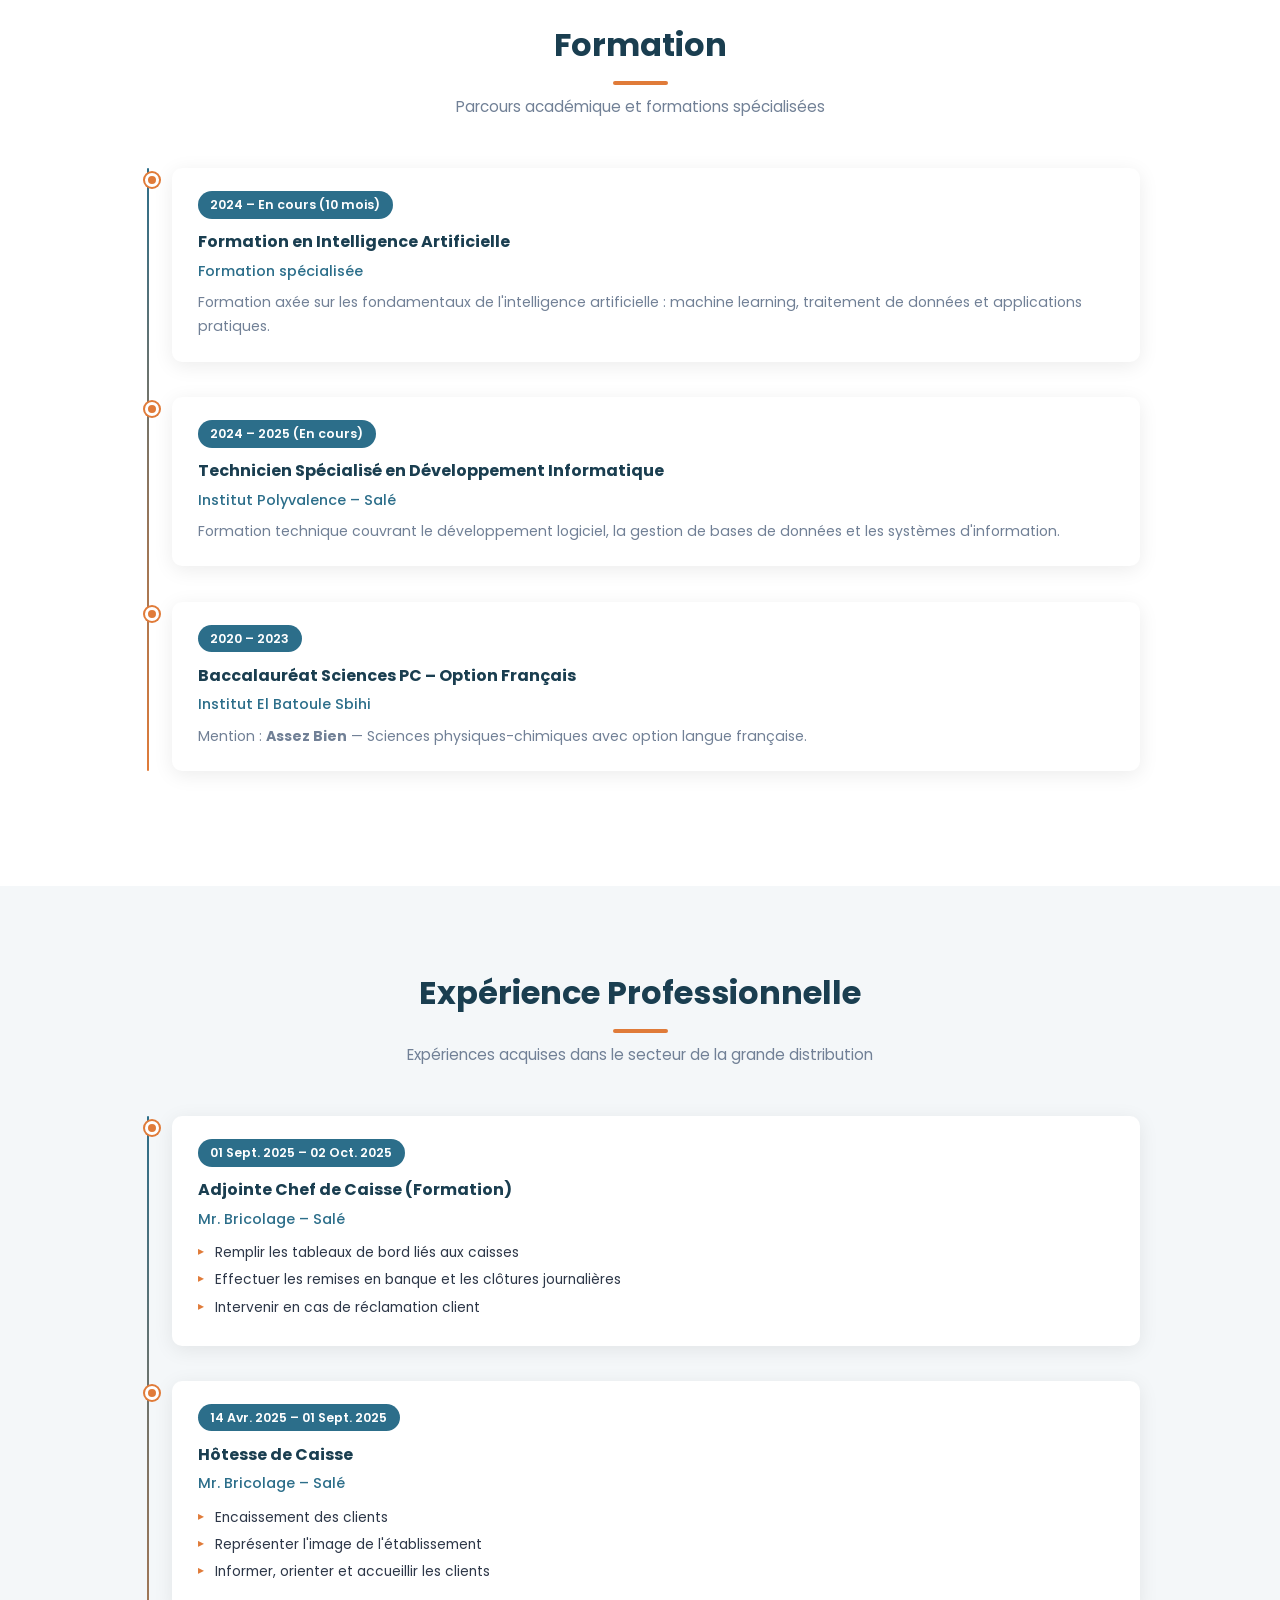
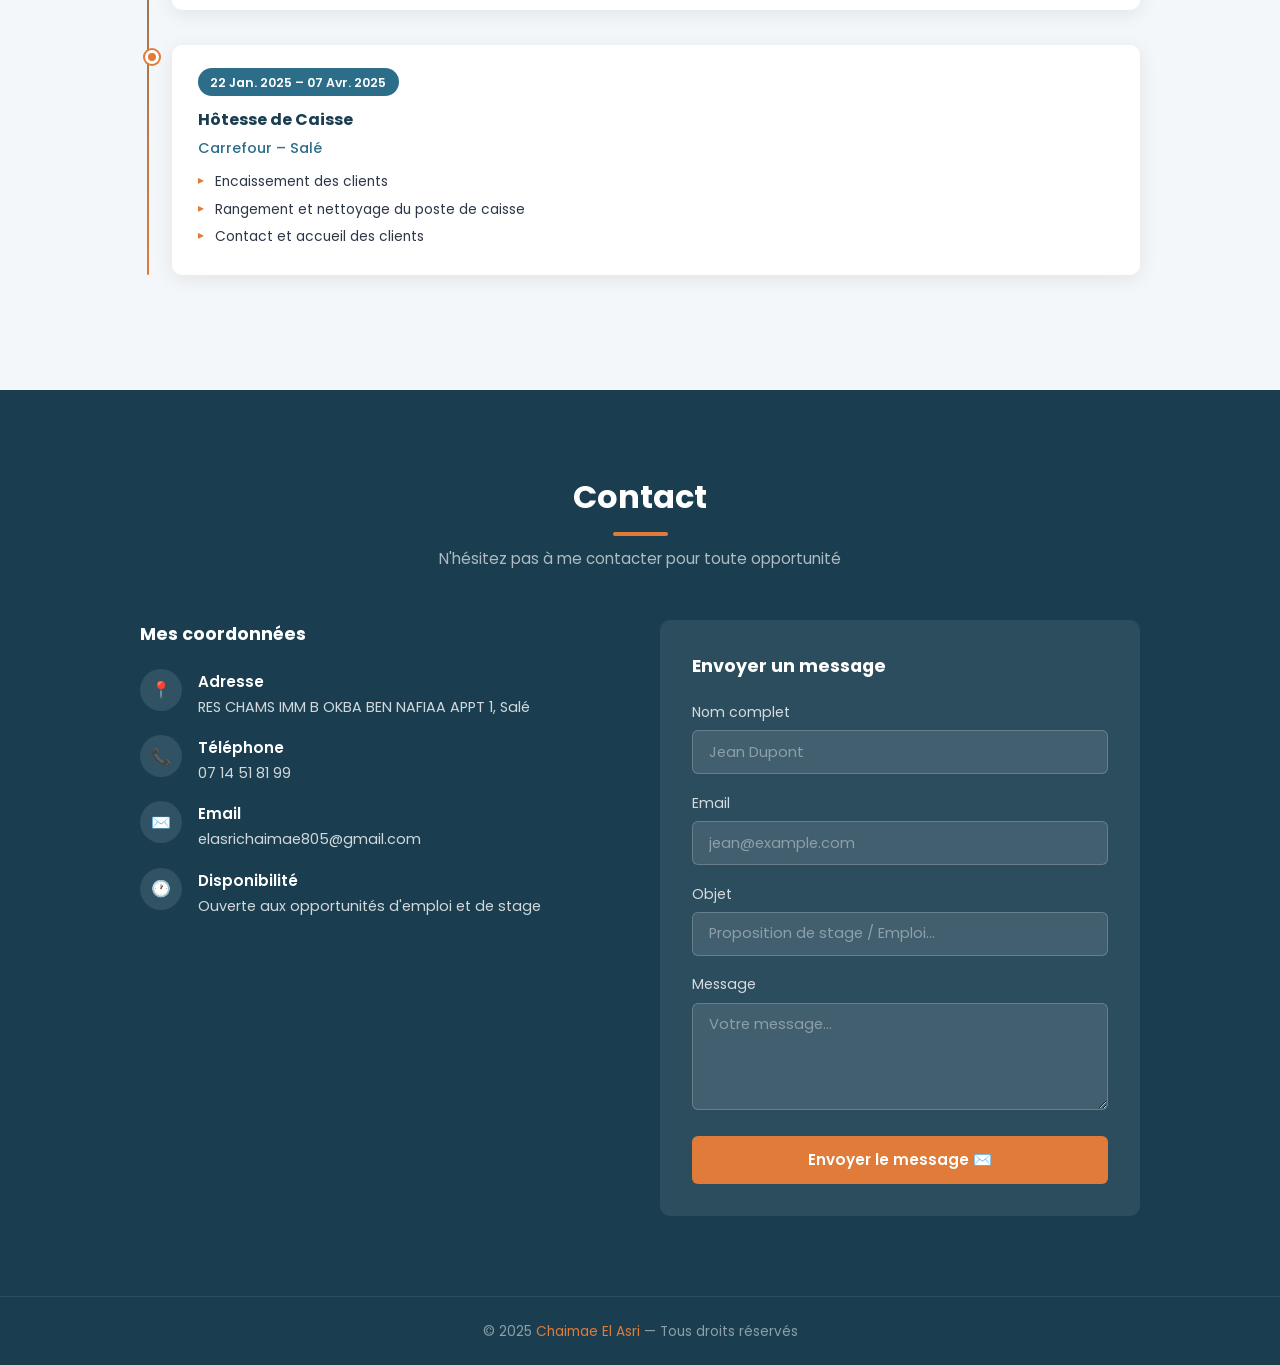
<file: elasri_chaimae.html>
<!DOCTYPE html>
<html lang="fr">
<head>
  <meta charset="UTF-8" />
  <meta name="viewport" content="width=device-width, initial-scale=1.0" />
  <title>Chaimae El Asri – Portfolio</title>
  <link href="https://fonts.googleapis.com/css2?family=Poppins:wght@300;400;500;600;700&display=swap" rel="stylesheet" />
  <style>
    /* ── Reset & Variables ─────────────────────────────── */
    *, *::before, *::after { box-sizing: border-box; margin: 0; padding: 0; }

    :root {
      --primary:   #2c6e8a;
      --secondary: #1a3e50;
      --accent:    #e07b39;
      --light:     #f4f7f9;
      --white:     #ffffff;
      --text:      #2d3748;
      --muted:     #718096;
      --radius:    10px;
      --shadow:    0 4px 20px rgba(0,0,0,.08);
      --transition: .3s ease;
    }

    html { scroll-behavior: smooth; }

    body {
      font-family: 'Poppins', sans-serif;
      color: var(--text);
      background: var(--light);
      line-height: 1.7;
    }

    /* ── Scrollbar ─────────────────────────────────────── */
    ::-webkit-scrollbar { width: 6px; }
    ::-webkit-scrollbar-track { background: var(--light); }
    ::-webkit-scrollbar-thumb { background: var(--primary); border-radius: 3px; }

    /* ── Navbar ────────────────────────────────────────── */
    nav {
      position: fixed; top: 0; left: 0; right: 0; z-index: 1000;
      background: rgba(255,255,255,.95);
      backdrop-filter: blur(8px);
      display: flex; align-items: center; justify-content: space-between;
      padding: .9rem 2rem;
      box-shadow: 0 2px 12px rgba(0,0,0,.07);
      transition: var(--transition);
    }

    .nav-logo {
      font-size: 1.2rem; font-weight: 700;
      color: var(--primary); letter-spacing: 1px;
    }

    .nav-links { display: flex; gap: 1.6rem; list-style: none; }
    .nav-links a {
      text-decoration: none; color: var(--text);
      font-size: .92rem; font-weight: 500;
      padding-bottom: 3px;
      border-bottom: 2px solid transparent;
      transition: var(--transition);
    }
    .nav-links a:hover { color: var(--primary); border-color: var(--primary); }

    .hamburger {
      display: none; cursor: pointer;
      flex-direction: column; gap: 5px;
    }
    .hamburger span {
      display: block; width: 25px; height: 3px;
      background: var(--primary); border-radius: 3px;
      transition: var(--transition);
    }

    /* ── Hero ──────────────────────────────────────────── */
    #hero {
      min-height: 100vh;
      background: linear-gradient(135deg, var(--secondary) 0%, var(--primary) 60%, #4a9ab5 100%);
      display: flex; align-items: center; justify-content: center;
      text-align: center;
      padding: 6rem 2rem 4rem;
      position: relative;
      overflow: hidden;
    }

    #hero::before {
      content: '';
      position: absolute; inset: 0;
      background: url("data:image/svg+xml,%3Csvg width='60' height='60' viewBox='0 0 60 60' xmlns='http://www.w3.org/2000/svg'%3E%3Cg fill='none' fill-rule='evenodd'%3E%3Cg fill='%23ffffff' fill-opacity='0.04'%3E%3Cpath d='M36 34v-4h-2v4h-4v2h4v4h2v-4h4v-2h-4zm0-30V0h-2v4h-4v2h4v4h2V6h4V4h-4zM6 34v-4H4v4H0v2h4v4h2v-4h4v-2H6zM6 4V0H4v4H0v2h4v4h2V6h4V4H6z'/%3E%3C/g%3E%3C/g%3E%3C/svg%3E");
    }

    .hero-content { position: relative; z-index: 1; max-width: 700px; }

    .hero-avatar {
      width: 130px; height: 130px;
      border-radius: 50%;
      background: rgba(255,255,255,.15);
      border: 4px solid rgba(255,255,255,.5);
      display: flex; align-items: center; justify-content: center;
      margin: 0 auto 1.5rem;
      font-size: 3.5rem;
    }

    .hero-content h1 {
      font-size: clamp(2rem, 5vw, 3.2rem);
      font-weight: 700; color: var(--white);
      letter-spacing: 1px;
      margin-bottom: .5rem;
    }

    .hero-title {
      font-size: 1.1rem; color: rgba(255,255,255,.85);
      font-weight: 400; margin-bottom: 1.2rem;
    }

    .hero-tags { display: flex; flex-wrap: wrap; gap: .6rem; justify-content: center; margin-bottom: 2rem; }
    .tag {
      background: rgba(255,255,255,.15);
      color: var(--white); font-size: .82rem;
      padding: .3rem .9rem; border-radius: 20px;
      border: 1px solid rgba(255,255,255,.3);
    }

    .hero-cta {
      display: inline-block;
      background: var(--accent); color: var(--white);
      text-decoration: none; padding: .75rem 2rem;
      border-radius: 30px; font-weight: 600;
      transition: var(--transition);
      box-shadow: 0 4px 15px rgba(224,123,57,.4);
    }
    .hero-cta:hover { transform: translateY(-3px); box-shadow: 0 8px 20px rgba(224,123,57,.5); }

    .scroll-indicator {
      position: absolute; bottom: 2rem; left: 50%;
      transform: translateX(-50%);
      animation: bounce 2s infinite;
      color: rgba(255,255,255,.6); font-size: 1.4rem;
    }
    @keyframes bounce {
      0%, 100% { transform: translateX(-50%) translateY(0); }
      50% { transform: translateX(-50%) translateY(8px); }
    }

    /* ── Sections common ───────────────────────────────── */
    section { padding: 5rem 2rem; }
    section:nth-child(even) { background: var(--white); }

    .section-inner { max-width: 1000px; margin: 0 auto; }

    .section-header { text-align: center; margin-bottom: 3rem; }
    .section-header h2 {
      font-size: 2rem; font-weight: 700;
      color: var(--secondary); margin-bottom: .5rem;
    }
    .section-header .underline {
      width: 55px; height: 4px;
      background: var(--accent); border-radius: 2px;
      margin: 0 auto;
    }
    .section-header p { color: var(--muted); margin-top: .6rem; font-size: .95rem; }

    /* ── Skills ────────────────────────────────────────── */
    .skills-grid {
      display: grid;
      grid-template-columns: repeat(auto-fit, minmax(270px, 1fr));
      gap: 1.5rem;
    }

    .skill-card {
      background: var(--light);
      border-radius: var(--radius);
      padding: 1.5rem;
      box-shadow: var(--shadow);
      transition: var(--transition);
      border-left: 4px solid var(--primary);
    }
    .skill-card:hover { transform: translateY(-4px); box-shadow: 0 8px 25px rgba(0,0,0,.12); }

    .skill-card h3 {
      font-size: 1rem; font-weight: 600;
      color: var(--primary); margin-bottom: 1rem;
      display: flex; align-items: center; gap: .5rem;
    }
    .skill-card h3 .icon { font-size: 1.1rem; }

    .skill-item { margin-bottom: .7rem; }
    .skill-label { display: flex; justify-content: space-between; font-size: .88rem; margin-bottom: .3rem; }
    .skill-bar { background: #dde6ea; border-radius: 10px; height: 7px; overflow: hidden; }
    .skill-bar-fill {
      height: 100%; border-radius: 10px;
      background: linear-gradient(90deg, var(--primary), #4a9ab5);
      transition: width 1s ease .3s;
    }

    .badge-list { display: flex; flex-wrap: wrap; gap: .5rem; margin-top: .5rem; }
    .badge {
      background: var(--white);
      color: var(--primary);
      border: 1px solid var(--primary);
      padding: .25rem .75rem; border-radius: 15px;
      font-size: .83rem; font-weight: 500;
    }

    /* ── Timeline (Formation / Expérience) ─────────────── */
    .timeline { position: relative; padding-left: 2rem; }
    .timeline::before {
      content: '';
      position: absolute; left: 7px; top: 0; bottom: 0;
      width: 2px; background: linear-gradient(to bottom, var(--primary), var(--accent));
      border-radius: 1px;
    }

    .timeline-item { position: relative; margin-bottom: 2.2rem; }
    .timeline-item::before {
      content: '';
      position: absolute; left: -1.67rem; top: 5px;
      width: 14px; height: 14px;
      border-radius: 50%; background: var(--accent);
      border: 3px solid var(--white);
      box-shadow: 0 0 0 2px var(--accent);
    }

    .tl-card {
      background: var(--white);
      border-radius: var(--radius);
      padding: 1.4rem 1.6rem;
      box-shadow: var(--shadow);
      transition: var(--transition);
    }
    .tl-card:hover { transform: translateX(5px); box-shadow: 0 6px 22px rgba(0,0,0,.1); }

    .tl-date {
      display: inline-block;
      background: var(--primary);
      color: var(--white);
      font-size: .78rem; font-weight: 600;
      padding: .2rem .8rem; border-radius: 20px;
      margin-bottom: .6rem;
    }

    .tl-card h3 { font-size: 1rem; font-weight: 700; color: var(--secondary); margin-bottom: .2rem; }
    .tl-card .tl-org { color: var(--primary); font-size: .9rem; font-weight: 500; margin-bottom: .5rem; }
    .tl-card p { font-size: .88rem; color: var(--muted); }

    .tl-missions { margin-top: .6rem; }
    .tl-missions li {
      font-size: .86rem; color: var(--text);
      list-style: none; padding-left: 1.1rem; position: relative;
      margin-bottom: .25rem;
    }
    .tl-missions li::before {
      content: '▸'; position: absolute; left: 0;
      color: var(--accent); font-size: .75rem;
    }

    /* ── Contact ───────────────────────────────────────── */
    #contact { background: var(--secondary); }
    #contact .section-header h2 { color: var(--white); }
    #contact .section-header p { color: rgba(255,255,255,.65); }

    .contact-wrapper {
      display: grid;
      grid-template-columns: 1fr 1fr;
      gap: 2.5rem;
      align-items: start;
    }

    .contact-info h3 { color: var(--white); font-size: 1.1rem; margin-bottom: 1.2rem; }
    .contact-item {
      display: flex; align-items: flex-start; gap: 1rem;
      margin-bottom: 1rem;
    }
    .ci-icon {
      width: 42px; height: 42px; flex-shrink: 0;
      background: rgba(255,255,255,.1);
      border-radius: 50%;
      display: flex; align-items: center; justify-content: center;
      font-size: 1rem; color: var(--accent);
    }
    .ci-text { color: rgba(255,255,255,.8); font-size: .9rem; }
    .ci-text span { display: block; font-weight: 600; color: var(--white); font-size: .95rem; }

    .contact-form {
      background: rgba(255,255,255,.08);
      border-radius: var(--radius);
      padding: 2rem;
    }
    .contact-form h3 { color: var(--white); margin-bottom: 1.2rem; font-size: 1.1rem; }

    .form-group { margin-bottom: 1.1rem; }
    .form-group label { display: block; color: rgba(255,255,255,.8); font-size: .88rem; margin-bottom: .35rem; }
    .form-group input,
    .form-group textarea {
      width: 100%; background: rgba(255,255,255,.1);
      border: 1px solid rgba(255,255,255,.2);
      border-radius: 6px; padding: .65rem 1rem;
      color: var(--white); font-family: inherit; font-size: .92rem;
      transition: var(--transition);
      resize: vertical;
    }
    .form-group input::placeholder,
    .form-group textarea::placeholder { color: rgba(255,255,255,.4); }
    .form-group input:focus,
    .form-group textarea:focus {
      outline: none;
      border-color: var(--accent);
      background: rgba(255,255,255,.15);
    }

    .btn-send {
      width: 100%;
      background: var(--accent); color: var(--white);
      border: none; padding: .8rem;
      border-radius: 6px; font-size: .95rem; font-weight: 600;
      cursor: pointer; transition: var(--transition);
      font-family: inherit;
    }
    .btn-send:hover { background: #c96a2a; transform: translateY(-2px); }

    /* ── Footer ────────────────────────────────────────── */
    footer {
      background: var(--secondary);
      border-top: 1px solid rgba(255,255,255,.08);
      text-align: center;
      padding: 1.4rem;
      color: rgba(255,255,255,.5);
      font-size: .85rem;
    }
    footer span { color: var(--accent); }

    /* ── Back to top ───────────────────────────────────── */
    #back-top {
      position: fixed; bottom: 1.8rem; right: 1.8rem;
      width: 44px; height: 44px;
      background: var(--primary); color: var(--white);
      border-radius: 50%; border: none; cursor: pointer;
      font-size: 1.2rem;
      display: flex; align-items: center; justify-content: center;
      box-shadow: 0 4px 15px rgba(44,110,138,.4);
      opacity: 0; pointer-events: none;
      transition: var(--transition);
    }
    #back-top.visible { opacity: 1; pointer-events: auto; }
    #back-top:hover { background: var(--secondary); }

    /* ── Toast notification ────────────────────────────── */
    #toast {
      position: fixed; bottom: 5rem; left: 50%; transform: translateX(-50%) translateY(20px);
      background: #2d8a4e; color: #fff;
      padding: .75rem 1.5rem; border-radius: 30px;
      font-size: .9rem; font-weight: 500;
      opacity: 0; pointer-events: none;
      transition: var(--transition);
      z-index: 9999;
    }
    #toast.show { opacity: 1; transform: translateX(-50%) translateY(0); }

    /* ── Responsive ────────────────────────────────────── */
    @media (max-width: 768px) {
      .nav-links {
        display: none; flex-direction: column; gap: 1rem;
        position: absolute; top: 100%; left: 0; right: 0;
        background: var(--white);
        padding: 1.5rem 2rem;
        box-shadow: 0 8px 20px rgba(0,0,0,.1);
      }
      .nav-links.open { display: flex; }
      .hamburger { display: flex; }

      .contact-wrapper { grid-template-columns: 1fr; }
      section { padding: 3rem 1.2rem; }
      .timeline { padding-left: 1.5rem; }
    }

    /* ── Fade-in animation on scroll ──────────────────── */
    .fade-in {
      opacity: 0;
      transform: translateY(25px);
      transition: opacity .6s ease, transform .6s ease;
    }
    .fade-in.visible { opacity: 1; transform: translateY(0); }
  </style>
</head>
<body>

  <!-- ── Navbar ── -->
  <nav id="navbar">
    <div class="nav-logo">C. El Asri</div>
    <ul class="nav-links" id="navLinks">
      <li><a href="#hero">Accueil</a></li>
      <li><a href="#competences">Compétences</a></li>
      <li><a href="#formation">Formation</a></li>
      <li><a href="#experience">Expérience</a></li>
      <li><a href="#contact">Contact</a></li>
    </ul>
    <div class="hamburger" id="hamburger" aria-label="Menu" role="button" tabindex="0">
      <span></span><span></span><span></span>
    </div>
  </nav>

  <!-- ── Hero ── -->
  <section id="hero">
    <div class="hero-content">
      <div class="hero-avatar">👩‍💻</div>
      <h1>Chaimae El Asri</h1>
      <p class="hero-title">Technicienne spécialisée en développement informatique &amp; IA</p>
      <div class="hero-tags">
        <span class="tag">🤖 Intelligence Artificielle</span>
        <span class="tag">💻 Développement Informatique</span>
        <span class="tag">🛒 Expérience Commerce</span>
      </div>
      <a href="#contact" class="hero-cta">Me contacter</a>
    </div>
    <div class="scroll-indicator">↓</div>
  </section>

  <!-- ── Compétences ── -->
  <section id="competences">
    <div class="section-inner fade-in">
      <div class="section-header">
        <h2>Compétences</h2>
        <div class="underline"></div>
        <p>Un profil polyvalent alliant savoir-faire technique et qualités humaines</p>
      </div>
      <div class="skills-grid">

        <!-- Savoir-être -->
        <div class="skill-card">
          <h3><span class="icon">🌟</span> Savoir-être</h3>
          <div class="skill-item">
            <div class="skill-label"><span>Travail en équipe</span><span>90%</span></div>
            <div class="skill-bar"><div class="skill-bar-fill" style="width:90%"></div></div>
          </div>
          <div class="skill-item">
            <div class="skill-label"><span>Attention aux détails</span><span>95%</span></div>
            <div class="skill-bar"><div class="skill-bar-fill" style="width:95%"></div></div>
          </div>
          <div class="skill-item">
            <div class="skill-label"><span>Calme &amp; patience</span><span>90%</span></div>
            <div class="skill-bar"><div class="skill-bar-fill" style="width:90%"></div></div>
          </div>
          <div class="skill-item">
            <div class="skill-label"><span>Responsabilité</span><span>95%</span></div>
            <div class="skill-bar"><div class="skill-bar-fill" style="width:95%"></div></div>
          </div>
          <div class="skill-item">
            <div class="skill-label"><span>Apprentissage rapide</span><span>88%</span></div>
            <div class="skill-bar"><div class="skill-bar-fill" style="width:88%"></div></div>
          </div>
        </div>

        <!-- Informatique -->
        <div class="skill-card">
          <h3><span class="icon">💼</span> Informatique</h3>
          <div class="skill-item">
            <div class="skill-label"><span>Microsoft Word</span><span>85%</span></div>
            <div class="skill-bar"><div class="skill-bar-fill" style="width:85%"></div></div>
          </div>
          <div class="skill-item">
            <div class="skill-label"><span>Microsoft Excel</span><span>80%</span></div>
            <div class="skill-bar"><div class="skill-bar-fill" style="width:80%"></div></div>
          </div>
          <div class="skill-item">
            <div class="skill-label"><span>Microsoft Access</span><span>75%</span></div>
            <div class="skill-bar"><div class="skill-bar-fill" style="width:75%"></div></div>
          </div>
          <div class="skill-item">
            <div class="skill-label"><span>Intelligence Artificielle</span><span>70%</span></div>
            <div class="skill-bar"><div class="skill-bar-fill" style="width:70%"></div></div>
          </div>
        </div>

        <!-- Langues -->
        <div class="skill-card">
          <h3><span class="icon">🌍</span> Langues</h3>
          <div class="skill-item">
            <div class="skill-label"><span>Arabe</span><span>Langue maternelle</span></div>
            <div class="skill-bar"><div class="skill-bar-fill" style="width:100%"></div></div>
          </div>
          <div class="skill-item">
            <div class="skill-label"><span>Français</span><span>Moyen</span></div>
            <div class="skill-bar"><div class="skill-bar-fill" style="width:60%"></div></div>
          </div>
          <div class="skill-item">
            <div class="skill-label"><span>Anglais</span><span>Notions</span></div>
            <div class="skill-bar"><div class="skill-bar-fill" style="width:30%"></div></div>
          </div>
          <div class="badge-list" style="margin-top:1rem;">
            <span class="badge">🇲🇦 Arabe</span>
            <span class="badge">🇫🇷 Français</span>
            <span class="badge">🇬🇧 Anglais</span>
          </div>
        </div>

      </div>
    </div>
  </section>

  <!-- ── Formation ── -->
  <section id="formation">
    <div class="section-inner fade-in">
      <div class="section-header">
        <h2>Formation</h2>
        <div class="underline"></div>
        <p>Parcours académique et formations spécialisées</p>
      </div>
      <div class="timeline">

        <div class="timeline-item">
          <div class="tl-card">
            <span class="tl-date">2024 – En cours (10 mois)</span>
            <h3>Formation en Intelligence Artificielle</h3>
            <p class="tl-org">Formation spécialisée</p>
            <p>Formation axée sur les fondamentaux de l'intelligence artificielle : machine learning, traitement de données et applications pratiques.</p>
          </div>
        </div>

        <div class="timeline-item">
          <div class="tl-card">
            <span class="tl-date">2024 – 2025 (En cours)</span>
            <h3>Technicien Spécialisé en Développement Informatique</h3>
            <p class="tl-org">Institut Polyvalence – Salé</p>
            <p>Formation technique couvrant le développement logiciel, la gestion de bases de données et les systèmes d'information.</p>
          </div>
        </div>

        <div class="timeline-item">
          <div class="tl-card">
            <span class="tl-date">2020 – 2023</span>
            <h3>Baccalauréat Sciences PC – Option Français</h3>
            <p class="tl-org">Institut El Batoule Sbihi</p>
            <p>Mention : <strong>Assez Bien</strong> — Sciences physiques-chimiques avec option langue française.</p>
          </div>
        </div>

      </div>
    </div>
  </section>

  <!-- ── Expérience ── -->
  <section id="experience">
    <div class="section-inner fade-in">
      <div class="section-header">
        <h2>Expérience Professionnelle</h2>
        <div class="underline"></div>
        <p>Expériences acquises dans le secteur de la grande distribution</p>
      </div>
      <div class="timeline">

        <div class="timeline-item">
          <div class="tl-card">
            <span class="tl-date">01 Sept. 2025 – 02 Oct. 2025</span>
            <h3>Adjointe Chef de Caisse (Formation)</h3>
            <p class="tl-org">Mr. Bricolage – Salé</p>
            <ul class="tl-missions">
              <li>Remplir les tableaux de bord liés aux caisses</li>
              <li>Effectuer les remises en banque et les clôtures journalières</li>
              <li>Intervenir en cas de réclamation client</li>
            </ul>
          </div>
        </div>

        <div class="timeline-item">
          <div class="tl-card">
            <span class="tl-date">14 Avr. 2025 – 01 Sept. 2025</span>
            <h3>Hôtesse de Caisse</h3>
            <p class="tl-org">Mr. Bricolage – Salé</p>
            <ul class="tl-missions">
              <li>Encaissement des clients</li>
              <li>Représenter l'image de l'établissement</li>
              <li>Informer, orienter et accueillir les clients</li>
            </ul>
          </div>
        </div>

        <div class="timeline-item">
          <div class="tl-card">
            <span class="tl-date">22 Jan. 2025 – 07 Avr. 2025</span>
            <h3>Hôtesse de Caisse</h3>
            <p class="tl-org">Carrefour – Salé</p>
            <ul class="tl-missions">
              <li>Encaissement des clients</li>
              <li>Rangement et nettoyage du poste de caisse</li>
              <li>Contact et accueil des clients</li>
            </ul>
          </div>
        </div>

      </div>
    </div>
  </section>

  <!-- ── Contact ── -->
  <section id="contact">
    <div class="section-inner fade-in">
      <div class="section-header">
        <h2>Contact</h2>
        <div class="underline"></div>
        <p>N'hésitez pas à me contacter pour toute opportunité</p>
      </div>
      <div class="contact-wrapper">

        <div class="contact-info">
          <h3>Mes coordonnées</h3>

          <div class="contact-item">
            <div class="ci-icon">📍</div>
            <div class="ci-text">
              <span>Adresse</span>
              RES CHAMS IMM B OKBA BEN NAFIAA APPT 1, Salé
            </div>
          </div>

          <div class="contact-item">
            <div class="ci-icon">📞</div>
            <div class="ci-text">
              <span>Téléphone</span>
              <a href="tel:0714518199" style="color:inherit;text-decoration:none;">07 14 51 81 99</a>
            </div>
          </div>

          <div class="contact-item">
            <div class="ci-icon">✉️</div>
            <div class="ci-text">
              <span>Email</span>
              <a href="mailto:elasrichaimae805@gmail.com" style="color:rgba(255,255,255,.8);text-decoration:none;">
                elasrichaimae805@gmail.com
              </a>
            </div>
          </div>

          <div class="contact-item">
            <div class="ci-icon">🕐</div>
            <div class="ci-text">
              <span>Disponibilité</span>
              Ouverte aux opportunités d'emploi et de stage
            </div>
          </div>
        </div>

        <div class="contact-form">
          <h3>Envoyer un message</h3>
          <form id="contactForm" novalidate>
            <div class="form-group">
              <label for="name">Nom complet</label>
              <input type="text" id="name" placeholder="Jean Dupont" required />
            </div>
            <div class="form-group">
              <label for="email">Email</label>
              <input type="email" id="email" placeholder="jean@example.com" required />
            </div>
            <div class="form-group">
              <label for="subject">Objet</label>
              <input type="text" id="subject" placeholder="Proposition de stage / Emploi..." />
            </div>
            <div class="form-group">
              <label for="message">Message</label>
              <textarea id="message" rows="4" placeholder="Votre message..." required></textarea>
            </div>
            <button type="submit" class="btn-send">Envoyer le message ✉️</button>
          </form>
        </div>

      </div>
    </div>
  </section>

  <!-- ── Footer ── -->
  <footer>
    <p>© 2025 <span>Chaimae El Asri</span> — Tous droits réservés</p>
  </footer>

  <!-- ── Back to top ── -->
  <button id="back-top" aria-label="Retour en haut">↑</button>

  <!-- ── Toast ── -->
  <div id="toast">✅ Message envoyé avec succès !</div>

  <!-- ── JavaScript ── -->
  <script>
    /* Hamburger menu */
    const hamburger = document.getElementById('hamburger');
    const navLinks  = document.getElementById('navLinks');
    hamburger.addEventListener('click', () => navLinks.classList.toggle('open'));
    hamburger.addEventListener('keydown', e => { if (e.key === 'Enter') navLinks.classList.toggle('open'); });
    navLinks.querySelectorAll('a').forEach(a => a.addEventListener('click', () => navLinks.classList.remove('open')));

    /* Active nav link on scroll */
    const sections = document.querySelectorAll('section[id]');
    const links     = document.querySelectorAll('.nav-links a');
    function setActiveLink() {
      let cur = '';
      sections.forEach(s => { if (window.scrollY >= s.offsetTop - 120) cur = s.id; });
      links.forEach(a => {
        a.style.color = a.getAttribute('href') === '#' + cur ? 'var(--primary)' : '';
        a.style.borderColor = a.getAttribute('href') === '#' + cur ? 'var(--primary)' : 'transparent';
      });
    }

    /* Back to top */
    const backTop = document.getElementById('back-top');
    window.addEventListener('scroll', () => {
      backTop.classList.toggle('visible', window.scrollY > 400);
      setActiveLink();
    });
    backTop.addEventListener('click', () => window.scrollTo({ top: 0, behavior: 'smooth' }));

    /* Fade-in on scroll */
    const observer = new IntersectionObserver(entries => {
      entries.forEach(e => { if (e.isIntersecting) e.target.classList.add('visible'); });
    }, { threshold: 0.12 });
    document.querySelectorAll('.fade-in').forEach(el => observer.observe(el));

    /* Contact form */
    document.getElementById('contactForm').addEventListener('submit', function(e) {
      e.preventDefault();
      const name    = document.getElementById('name').value.trim();
      const email   = document.getElementById('email').value.trim();
      const message = document.getElementById('message').value.trim();
      if (!name || !email || !message) {
        alert('Veuillez remplir les champs obligatoires (Nom, Email, Message).');
        return;
      }
      const toast = document.getElementById('toast');
      toast.classList.add('show');
      setTimeout(() => toast.classList.remove('show'), 3500);
      this.reset();
    });
  </script>
</body>
</html>
</file>
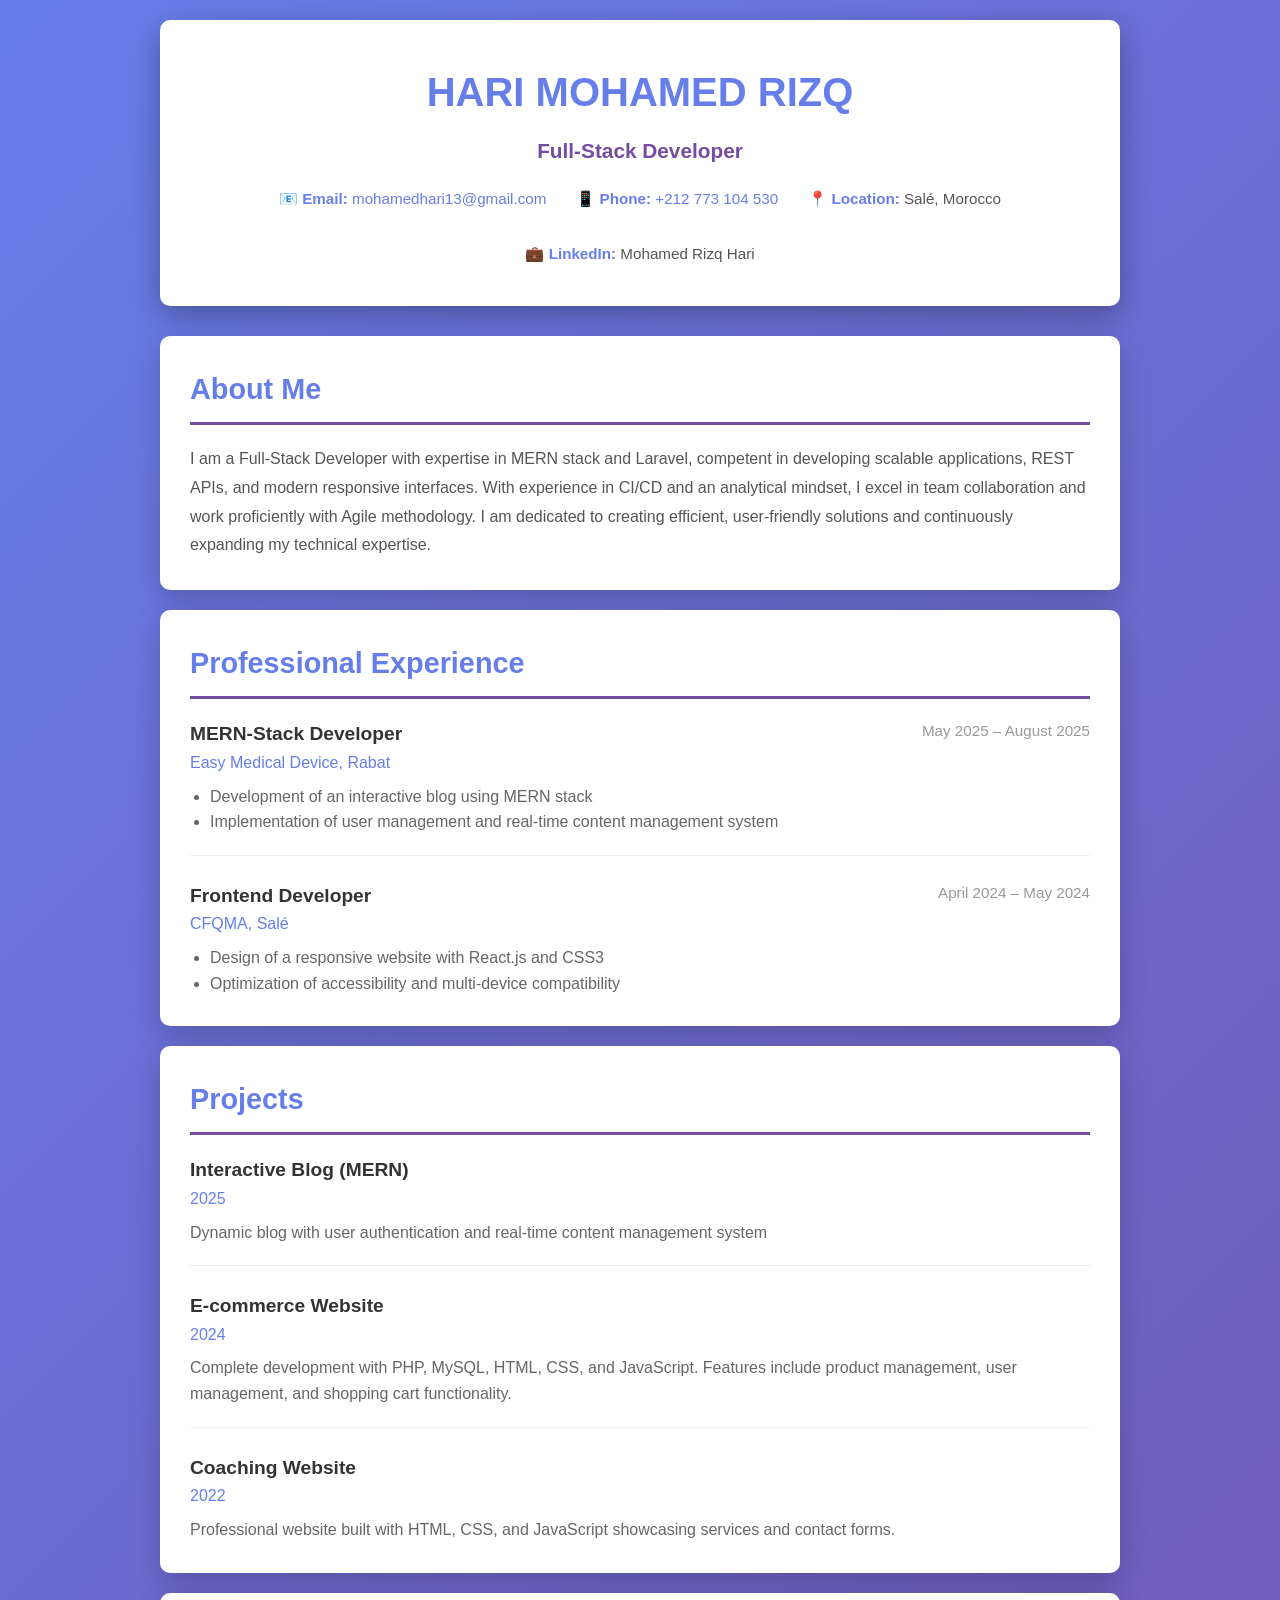
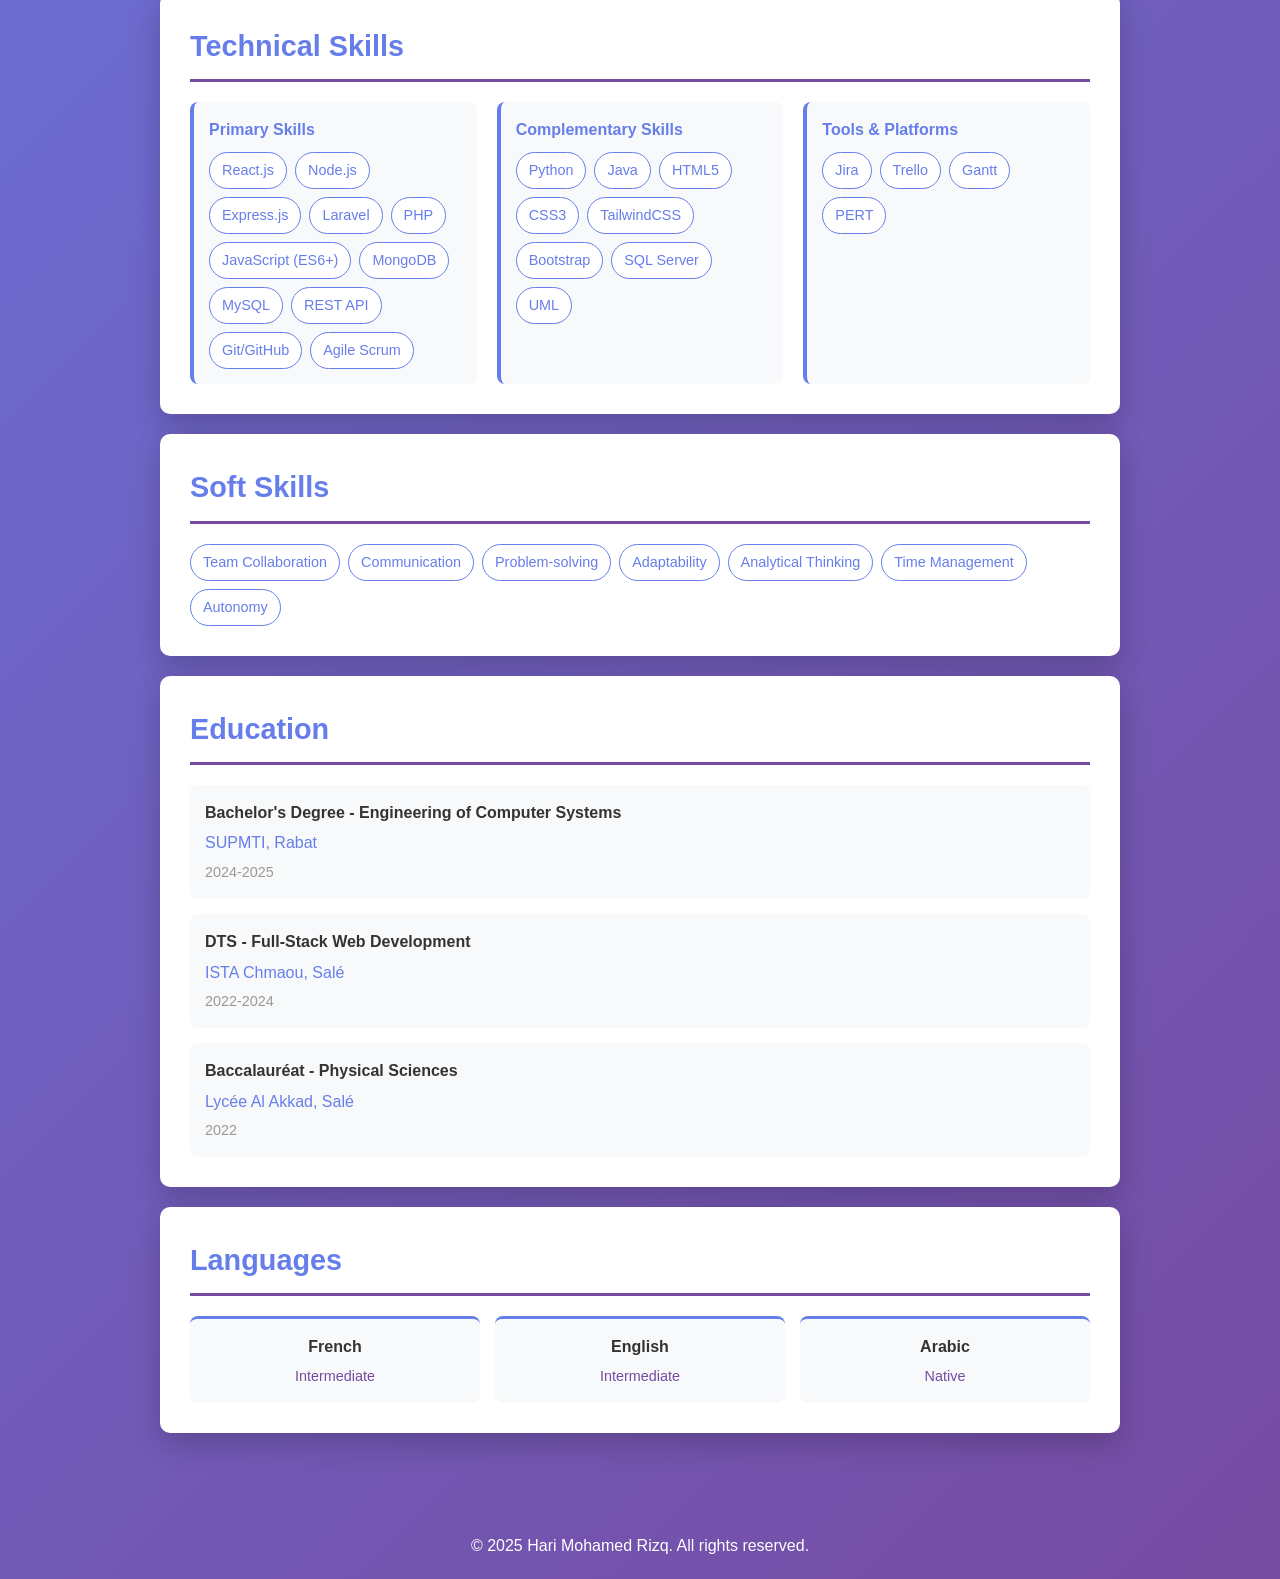
<file: HariMohamed.html>
<!DOCTYPE html>
<html lang="en">
<head>
    <meta charset="UTF-8">
    <meta name="viewport" content="width=device-width, initial-scale=1.0">
    <title>Hari Mohamed - Full-Stack Developer Portfolio</title>
    <style>
        * {
            margin: 0;
            padding: 0;
            box-sizing: border-box;
        }

        body {
            font-family: 'Segoe UI', Tahoma, Geneva, Verdana, sans-serif;
            line-height: 1.6;
            color: #333;
            background: linear-gradient(135deg, #667eea 0%, #764ba2 100%);
            min-height: 100vh;
        }

        .container {
            max-width: 1000px;
            margin: 0 auto;
            padding: 20px;
        }

        /* Header */
        header {
            background: white;
            padding: 40px;
            border-radius: 10px;
            margin-bottom: 30px;
            box-shadow: 0 10px 30px rgba(0, 0, 0, 0.3);
            text-align: center;
        }

        h1 {
            color: #667eea;
            font-size: 2.5em;
            margin-bottom: 10px;
        }

        .title {
            color: #764ba2;
            font-size: 1.3em;
            font-weight: 600;
            margin-bottom: 20px;
        }

        .contact-info {
            display: flex;
            justify-content: center;
            gap: 30px;
            flex-wrap: wrap;
            margin-top: 15px;
        }

        .contact-item {
            font-size: 0.95em;
            color: #555;
        }

        .contact-item strong {
            color: #667eea;
        }

        .contact-item a {
            color: #667eea;
            text-decoration: none;
            transition: color 0.3s;
        }

        .contact-item a:hover {
            color: #764ba2;
            text-decoration: underline;
        }

        /* Main Content */
        .section {
            background: white;
            padding: 30px;
            border-radius: 10px;
            margin-bottom: 20px;
            box-shadow: 0 10px 30px rgba(0, 0, 0, 0.2);
        }

        .section h2 {
            color: #667eea;
            font-size: 1.8em;
            margin-bottom: 20px;
            padding-bottom: 10px;
            border-bottom: 3px solid #764ba2;
        }

        /* About Section */
        .about-text {
            font-size: 1em;
            line-height: 1.8;
            color: #555;
        }

        /* Experience & Projects */
        .item {
            margin-bottom: 25px;
            padding-bottom: 20px;
            border-bottom: 1px solid #eee;
        }

        .item:last-child {
            border-bottom: none;
            padding-bottom: 0;
            margin-bottom: 0;
        }

        .item-header {
            display: flex;
            justify-content: space-between;
            align-items: start;
            flex-wrap: wrap;
            gap: 10px;
            margin-bottom: 5px;
        }

        .item-title {
            font-size: 1.2em;
            font-weight: 600;
            color: #333;
        }

        .item-subtitle {
            color: #667eea;
            font-weight: 500;
        }

        .item-date {
            color: #999;
            font-size: 0.95em;
        }

        .item-description {
            color: #666;
            margin-top: 8px;
            line-height: 1.6;
        }

        /* Skills Section */
        .skills-container {
            display: grid;
            grid-template-columns: repeat(auto-fit, minmax(200px, 1fr));
            gap: 20px;
        }

        .skill-category {
            background: #f8f9fa;
            padding: 15px;
            border-radius: 8px;
            border-left: 4px solid #667eea;
        }

        .skill-category h3 {
            color: #667eea;
            margin-bottom: 10px;
            font-size: 1em;
        }

        .skill-list {
            display: flex;
            flex-wrap: wrap;
            gap: 8px;
        }

        .skill-tag {
            background: white;
            color: #667eea;
            padding: 6px 12px;
            border-radius: 20px;
            border: 1px solid #667eea;
            font-size: 0.9em;
            transition: all 0.3s;
        }

        .skill-tag:hover {
            background: #667eea;
            color: white;
        }

        /* Education Section */
        .education-item {
            background: #f8f9fa;
            padding: 15px;
            border-radius: 8px;
            margin-bottom: 15px;
        }

        .education-item:last-child {
            margin-bottom: 0;
        }

        .degree {
            font-weight: 600;
            color: #333;
            margin-bottom: 5px;
        }

        .school {
            color: #667eea;
            font-weight: 500;
        }

        .education-duration {
            color: #999;
            font-size: 0.9em;
            margin-top: 5px;
        }

        /* Languages */
        .languages-grid {
            display: grid;
            grid-template-columns: repeat(auto-fit, minmax(150px, 1fr));
            gap: 15px;
        }

        .language-item {
            background: #f8f9fa;
            padding: 15px;
            border-radius: 8px;
            text-align: center;
            border-top: 3px solid #667eea;
        }

        .language-name {
            font-weight: 600;
            color: #333;
            margin-bottom: 5px;
        }

        .language-level {
            color: #764ba2;
            font-size: 0.9em;
        }

        /* Footer */
        footer {
            text-align: center;
            color: white;
            padding: 20px;
            margin-top: 40px;
        }

        /* Responsive Design */
        @media (max-width: 768px) {
            h1 {
                font-size: 1.8em;
            }

            header {
                padding: 25px;
            }

            .contact-info {
                gap: 15px;
                font-size: 0.9em;
            }

            .item-header {
                flex-direction: column;
            }

            .skills-container {
                grid-template-columns: 1fr;
            }
        }
    </style>
</head>
<body>
    <div class="container">
        <!-- Header -->
        <header>
            <h1>HARI MOHAMED RIZQ</h1>
            <div class="title">Full-Stack Developer</div>
            <div class="contact-info">
                <div class="contact-item">
                    <strong>📧 Email:</strong> <a href="mailto:mohamedhari13@gmail.com">mohamedhari13@gmail.com</a>
                </div>
                <div class="contact-item">
                    <strong>📱 Phone:</strong> <a href="tel:+212773104530">+212 773 104 530</a>
                </div>
                <div class="contact-item">
                    <strong>📍 Location:</strong> Salé, Morocco
                </div>
                <div class="contact-item">
                    <strong>💼 LinkedIn:</strong> Mohamed Rizq Hari
                </div>
            </div>
        </header>

        <!-- About Section -->
        <section class="section">
            <h2>About Me</h2>
            <p class="about-text">
                I am a Full-Stack Developer with expertise in MERN stack and Laravel, competent in developing scalable applications, REST APIs, and modern responsive interfaces. With experience in CI/CD and an analytical mindset, I excel in team collaboration and work proficiently with Agile methodology. I am dedicated to creating efficient, user-friendly solutions and continuously expanding my technical expertise.
            </p>
        </section>

        <!-- Professional Experience -->
        <section class="section">
            <h2>Professional Experience</h2>

            <div class="item">
                <div class="item-header">
                    <div>
                        <div class="item-title">MERN-Stack Developer</div>
                        <div class="item-subtitle">Easy Medical Device, Rabat</div>
                    </div>
                    <div class="item-date">May 2025 – August 2025</div>
                </div>
                <div class="item-description">
                    <ul style="margin-left: 20px; color: #666;">
                        <li>Development of an interactive blog using MERN stack</li>
                        <li>Implementation of user management and real-time content management system</li>
                    </ul>
                </div>
            </div>

            <div class="item">
                <div class="item-header">
                    <div>
                        <div class="item-title">Frontend Developer</div>
                        <div class="item-subtitle">CFQMA, Salé</div>
                    </div>
                    <div class="item-date">April 2024 – May 2024</div>
                </div>
                <div class="item-description">
                    <ul style="margin-left: 20px; color: #666;">
                        <li>Design of a responsive website with React.js and CSS3</li>
                        <li>Optimization of accessibility and multi-device compatibility</li>
                    </ul>
                </div>
            </div>
        </section>

        <!-- Projects -->
        <section class="section">
            <h2>Projects</h2>

            <div class="item">
                <div class="item-header">
                    <div>
                        <div class="item-title">Interactive Blog (MERN)</div>
                        <div class="item-subtitle">2025</div>
                    </div>
                </div>
                <div class="item-description">
                    Dynamic blog with user authentication and real-time content management system
                </div>
            </div>

            <div class="item">
                <div class="item-header">
                    <div>
                        <div class="item-title">E-commerce Website</div>
                        <div class="item-subtitle">2024</div>
                    </div>
                </div>
                <div class="item-description">
                    Complete development with PHP, MySQL, HTML, CSS, and JavaScript. Features include product management, user management, and shopping cart functionality.
                </div>
            </div>

            <div class="item">
                <div class="item-header">
                    <div>
                        <div class="item-title">Coaching Website</div>
                        <div class="item-subtitle">2022</div>
                    </div>
                </div>
                <div class="item-description">
                    Professional website built with HTML, CSS, and JavaScript showcasing services and contact forms.
                </div>
            </div>
        </section>

        <!-- Skills -->
        <section class="section">
            <h2>Technical Skills</h2>
            <div class="skills-container">
                <div class="skill-category">
                    <h3>Primary Skills</h3>
                    <div class="skill-list">
                        <span class="skill-tag">React.js</span>
                        <span class="skill-tag">Node.js</span>
                        <span class="skill-tag">Express.js</span>
                        <span class="skill-tag">Laravel</span>
                        <span class="skill-tag">PHP</span>
                        <span class="skill-tag">JavaScript (ES6+)</span>
                        <span class="skill-tag">MongoDB</span>
                        <span class="skill-tag">MySQL</span>
                        <span class="skill-tag">REST API</span>
                        <span class="skill-tag">Git/GitHub</span>
                        <span class="skill-tag">Agile Scrum</span>
                    </div>
                </div>

                <div class="skill-category">
                    <h3>Complementary Skills</h3>
                    <div class="skill-list">
                        <span class="skill-tag">Python</span>
                        <span class="skill-tag">Java</span>
                        <span class="skill-tag">HTML5</span>
                        <span class="skill-tag">CSS3</span>
                        <span class="skill-tag">TailwindCSS</span>
                        <span class="skill-tag">Bootstrap</span>
                        <span class="skill-tag">SQL Server</span>
                        <span class="skill-tag">UML</span>
                    </div>
                </div>

                <div class="skill-category">
                    <h3>Tools & Platforms</h3>
                    <div class="skill-list">
                        <span class="skill-tag">Jira</span>
                        <span class="skill-tag">Trello</span>
                        <span class="skill-tag">Gantt</span>
                        <span class="skill-tag">PERT</span>
                    </div>
                </div>
            </div>
        </section>

        <!-- Soft Skills -->
        <section class="section">
            <h2>Soft Skills</h2>
            <div class="skill-list">
                <span class="skill-tag">Team Collaboration</span>
                <span class="skill-tag">Communication</span>
                <span class="skill-tag">Problem-solving</span>
                <span class="skill-tag">Adaptability</span>
                <span class="skill-tag">Analytical Thinking</span>
                <span class="skill-tag">Time Management</span>
                <span class="skill-tag">Autonomy</span>
            </div>
        </section>

        <!-- Education -->
        <section class="section">
            <h2>Education</h2>

            <div class="education-item">
                <div class="degree">Bachelor's Degree - Engineering of Computer Systems</div>
                <div class="school">SUPMTI, Rabat</div>
                <div class="education-duration">2024-2025</div>
            </div>

            <div class="education-item">
                <div class="degree">DTS - Full-Stack Web Development</div>
                <div class="school">ISTA Chmaou, Salé</div>
                <div class="education-duration">2022-2024</div>
            </div>

            <div class="education-item">
                <div class="degree">Baccalauréat - Physical Sciences</div>
                <div class="school">Lycée Al Akkad, Salé</div>
                <div class="education-duration">2022</div>
            </div>
        </section>

        <!-- Languages -->
        <section class="section">
            <h2>Languages</h2>
            <div class="languages-grid">
                <div class="language-item">
                    <div class="language-name">French</div>
                    <div class="language-level">Intermediate</div>
                </div>
                <div class="language-item">
                    <div class="language-name">English</div>
                    <div class="language-level">Intermediate</div>
                </div>
                <div class="language-item">
                    <div class="language-name">Arabic</div>
                    <div class="language-level">Native</div>
                </div>
            </div>
        </section>
    </div>

    <!-- Footer -->
    <footer>
        <p>&copy; 2025 Hari Mohamed Rizq. All rights reserved.</p>
    </footer>
</body>
</html>
</file>
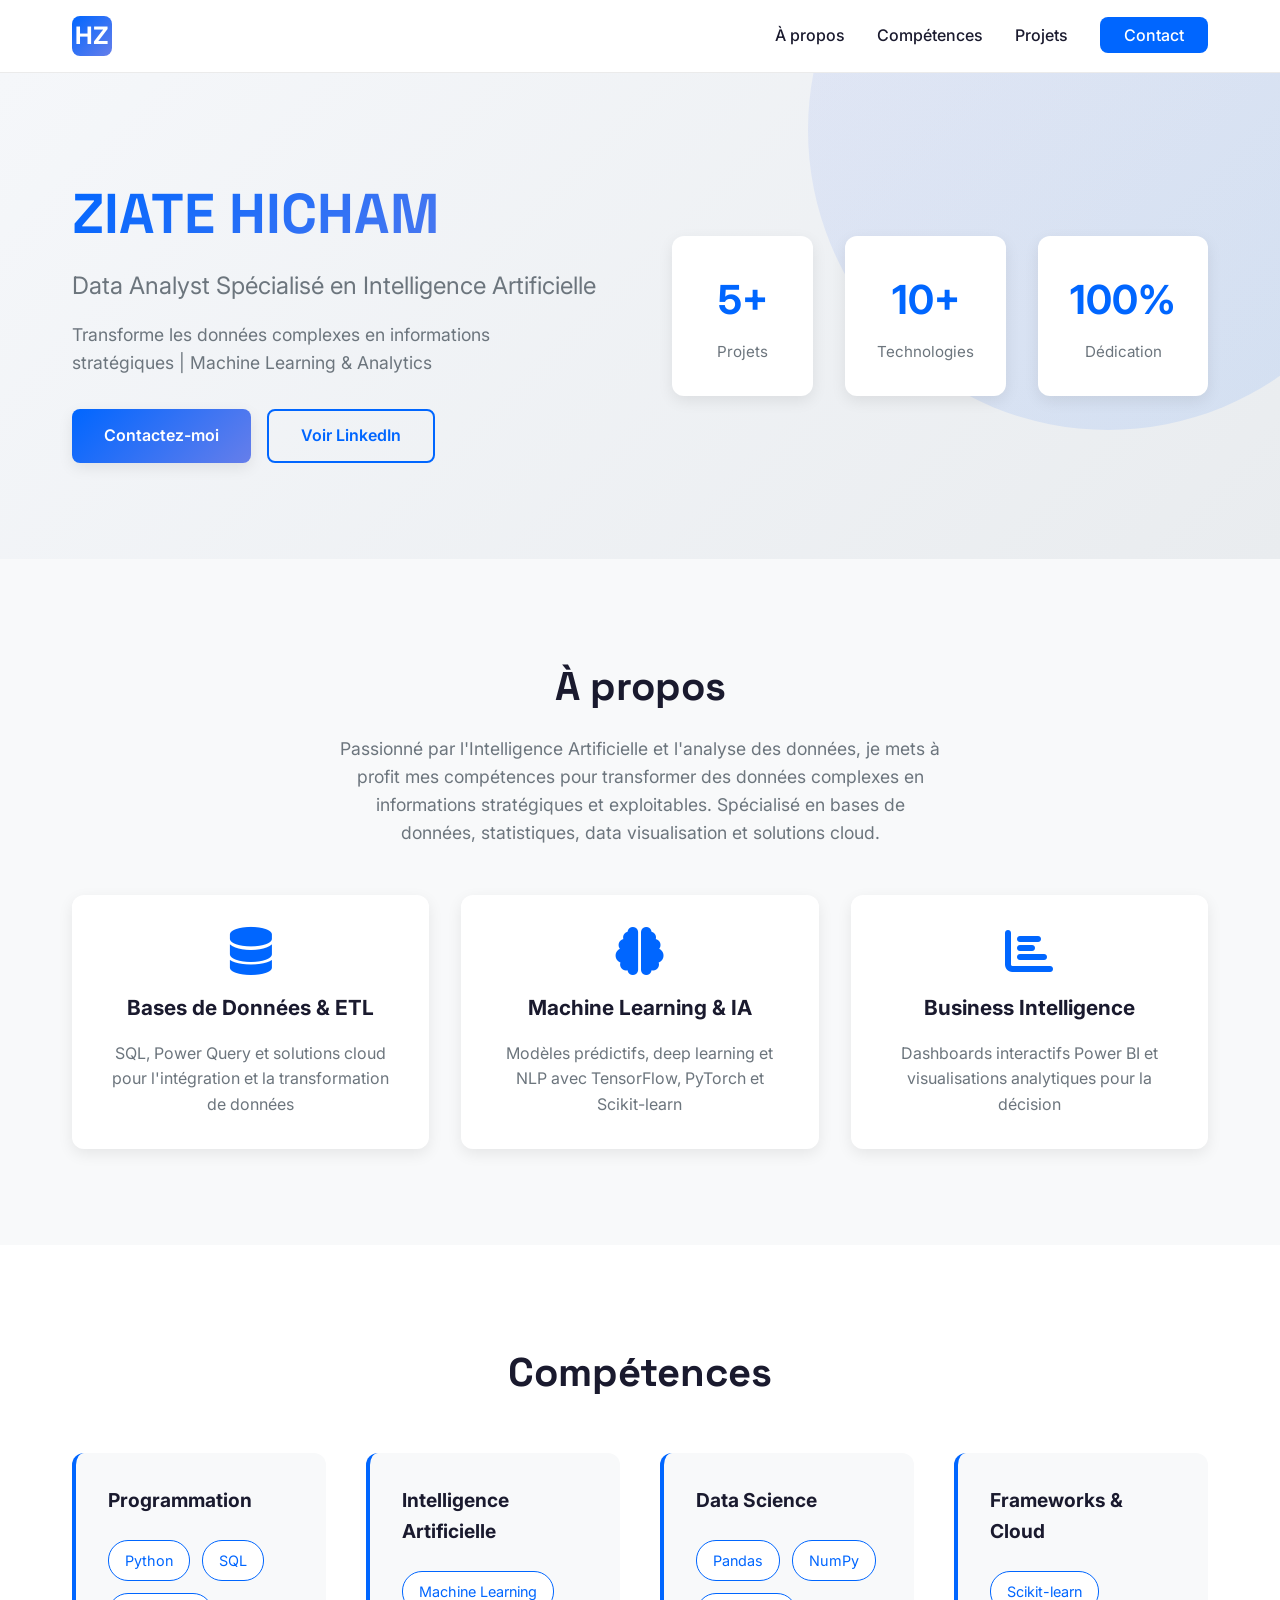
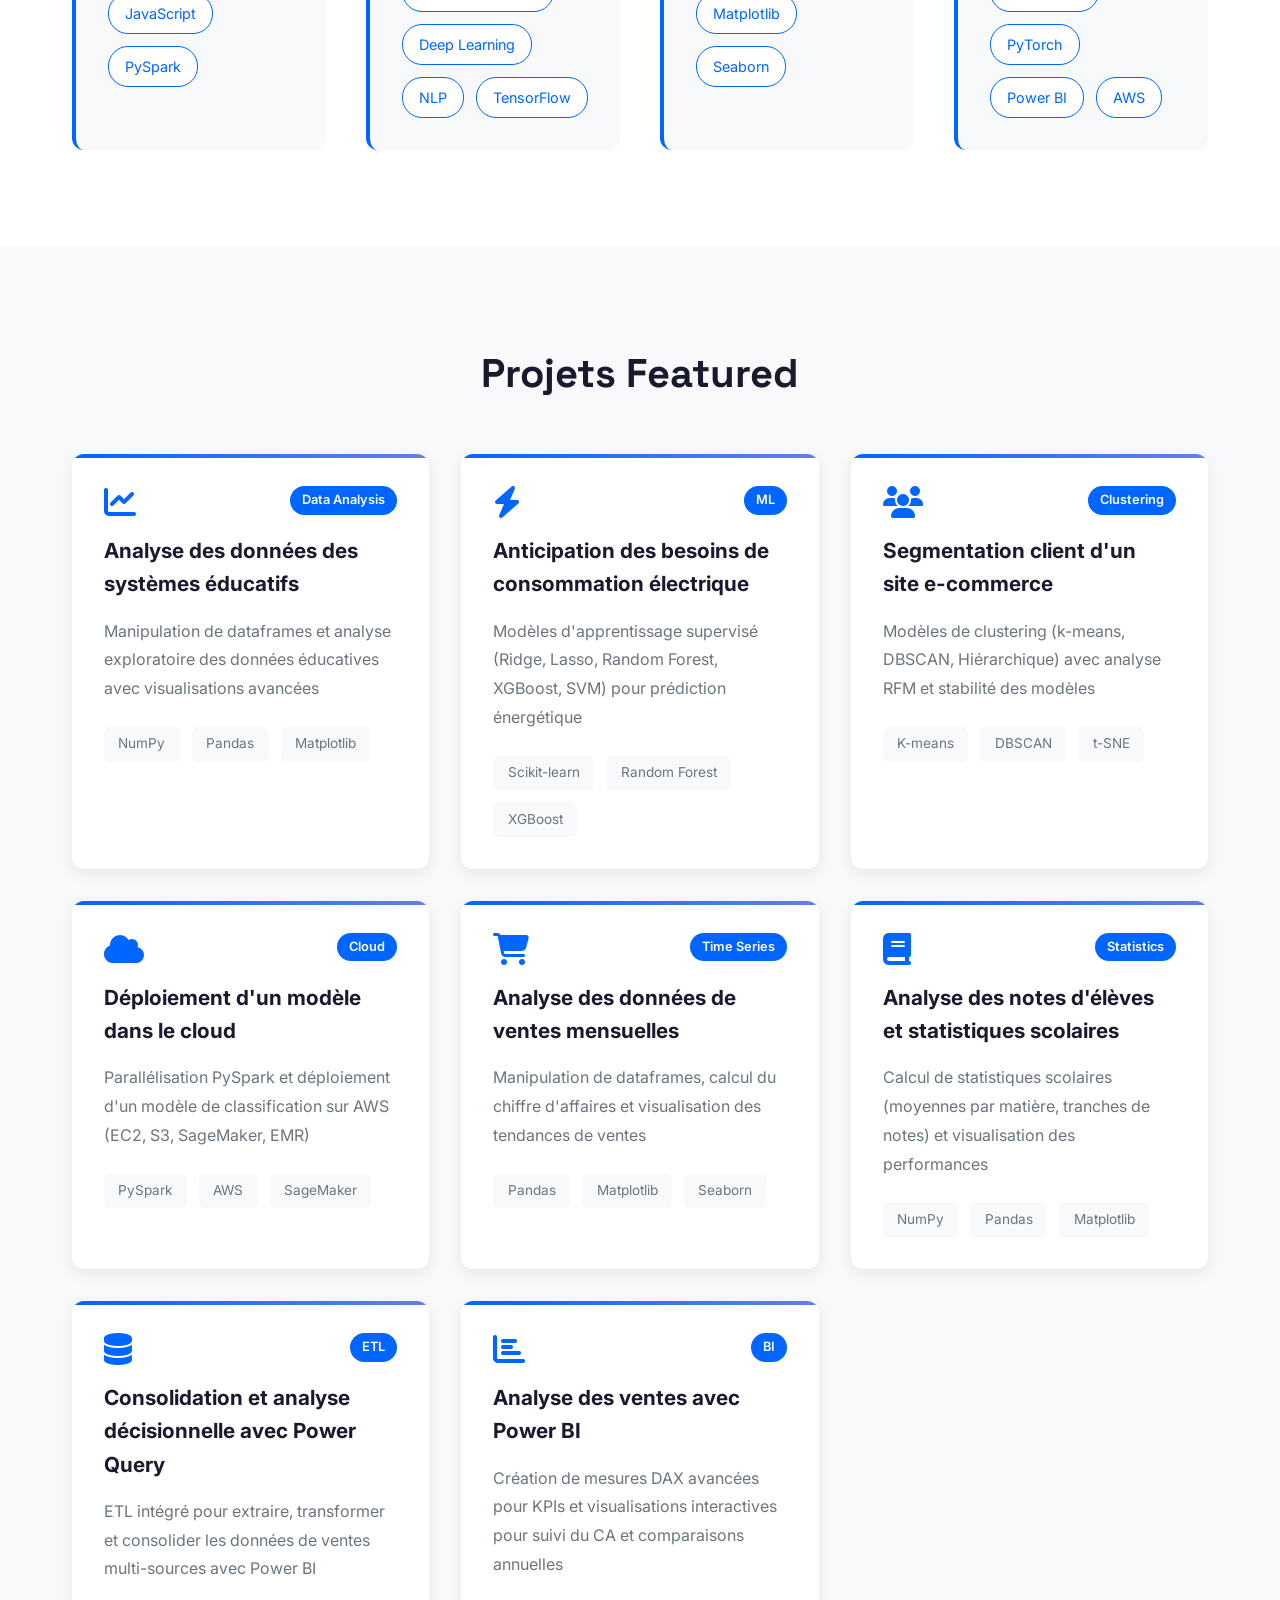
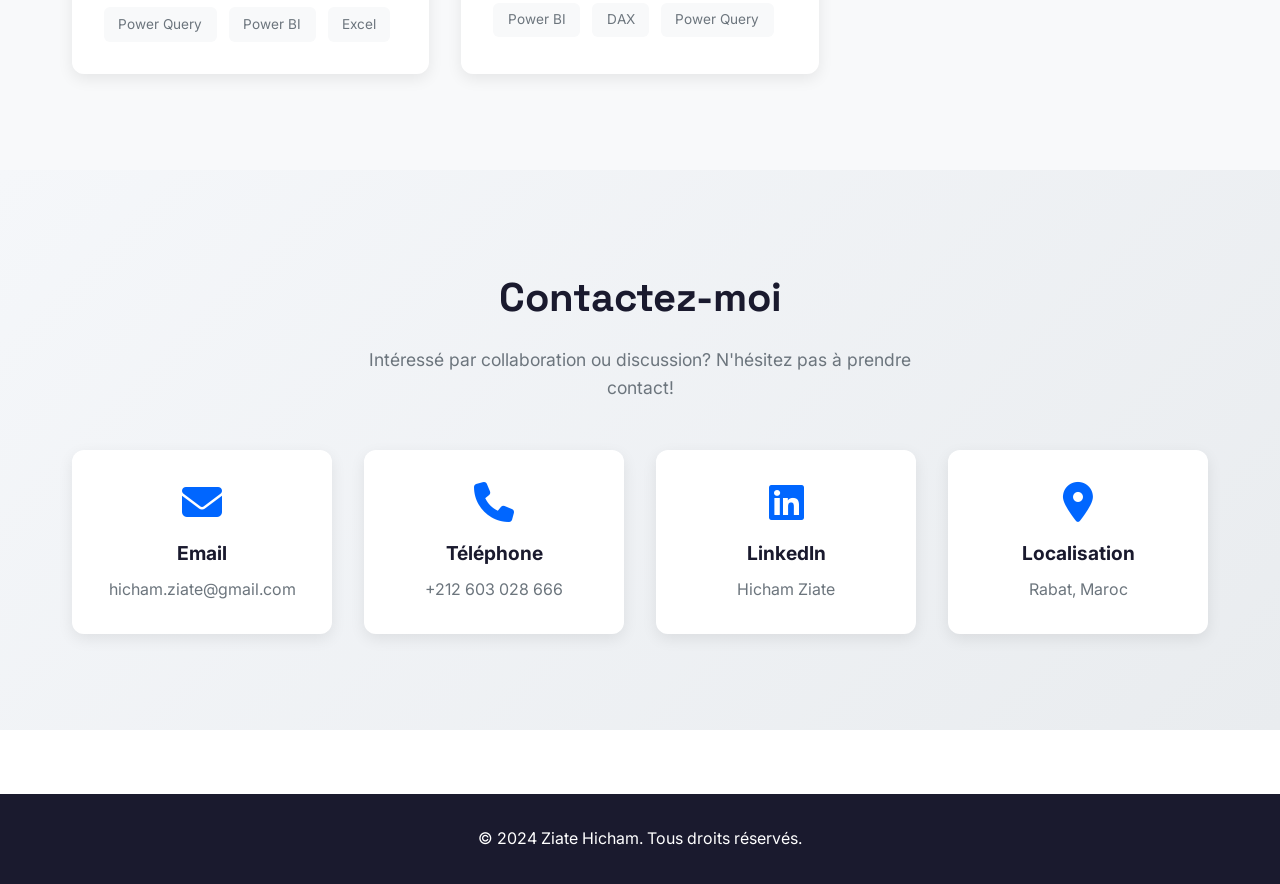
<file: hicham ziate.html>
<!DOCTYPE html>
<html lang="fr">
<head>
  <meta charset="UTF-8" />
  <meta name="viewport" content="width=device-width, initial-scale=1.0" />
  <title>Hicham Ziate - Data Analyst & IA Specialist</title>
  <link rel="preconnect" href="https://fonts.googleapis.com" />
  <link rel="preconnect" href="https://fonts.gstatic.com" crossorigin />
  <link href="https://fonts.googleapis.com/css2?family=Inter:wght@300;400;500;600;700&family=Space+Grotesk:wght@600;700&display=swap" rel="stylesheet" />
  <link rel="stylesheet" href="https://cdnjs.cloudflare.com/ajax/libs/font-awesome/6.4.0/css/all.min.css" />
  <style>
    * {
      margin: 0;
      padding: 0;
      box-sizing: border-box;
    }

    :root {
      --primary: #0066ff;
      --primary-dark: #0052cc;
      --secondary: #667eea;
      --accent: #ff6b6b;
      --dark: #1a1a2e;
      --light: #f8f9fa;
      --gray: #6c757d;
      --white: #ffffff;
      --shadow: 0 10px 40px rgba(0, 0, 0, 0.1);
      --shadow-sm: 0 5px 15px rgba(0, 0, 0, 0.08);
    }

    html {
      scroll-behavior: smooth;
    }

    body {
      font-family: "Inter", sans-serif;
      color: var(--dark);
      background: var(--white);
      line-height: 1.6;
    }

    /* ========== NAVBAR ========== */
    .navbar {
      position: sticky;
      top: 0;
      z-index: 1000;
      background: rgba(255, 255, 255, 0.95);
      backdrop-filter: blur(10px);
      border-bottom: 1px solid rgba(0, 0, 0, 0.08);
      padding: 1rem 0;
    }

    .container-nav {
      max-width: 1200px;
      margin: 0 auto;
      padding: 0 2rem;
      display: flex;
      justify-content: space-between;
      align-items: center;
    }

    .logo {
      font-size: 1.5rem;
      font-weight: 700;
      text-decoration: none;
      color: var(--primary);
      display: flex;
      align-items: center;
      gap: 0.5rem;
    }

    .logo-icon {
      width: 40px;
      height: 40px;
      background: linear-gradient(135deg, var(--primary), var(--secondary));
      color: white;
      border-radius: 8px;
      display: flex;
      align-items: center;
      justify-content: center;
      font-weight: 700;
    }

    .nav-links {
      display: flex;
      list-style: none;
      gap: 2rem;
      align-items: center;
    }

    .nav-links a {
      text-decoration: none;
      color: var(--dark);
      font-weight: 500;
      transition: color 0.3s ease;
    }

    .nav-links a:hover {
      color: var(--primary);
    }

    .btn-cta {
      background: var(--primary);
      color: var(--white) !important;
      padding: 0.5rem 1.5rem;
      border-radius: 8px;
      transition: all 0.3s ease;
    }

    .btn-cta:hover {
      background: var(--primary-dark);
      transform: translateY(-2px);
      box-shadow: var(--shadow-sm);
    }

    /* ========== HERO SECTION ========== */
    .hero-section {
      padding: 6rem 2rem;
      background: linear-gradient(135deg, #f5f7fa 0%, #e9ecef 100%);
      position: relative;
      overflow: hidden;
    }

    .hero-section::before {
      content: "";
      position: absolute;
      top: -50%;
      right: -10%;
      width: 600px;
      height: 600px;
      background: linear-gradient(135deg, rgba(102, 126, 234, 0.1), rgba(0, 102, 255, 0.1));
      border-radius: 50%;
      z-index: 0;
    }

    .container-wide {
      max-width: 1200px;
      margin: 0 auto;
      padding: 0 2rem;
      position: relative;
      z-index: 1;
    }

    .hero-section .container-wide {
      display: grid;
      grid-template-columns: 1fr 1fr;
      gap: 4rem;
      align-items: center;
    }

    .hero-content h1 {
      font-family: "Space Grotesk", sans-serif;
      font-size: 4rem;
      font-weight: 700;
      margin-bottom: 0.5rem;
      background: linear-gradient(135deg, var(--primary), var(--secondary));
      -webkit-background-clip: text;
      -webkit-text-fill-color: transparent;
      background-clip: text;
    }

    .hero-content .hero-title {
      font-size: 3.5rem;
    }

    .hero-subtitle {
      font-size: 1.5rem;
      color: var(--gray);
      margin-bottom: 1rem;
    }

    .hero-description {
      font-size: 1.1rem;
      color: var(--gray);
      margin-bottom: 2rem;
      max-width: 500px;
    }

    .hero-buttons {
      display: flex;
      gap: 1rem;
      flex-wrap: wrap;
    }

    .btn {
      padding: 0.75rem 2rem;
      border-radius: 8px;
      text-decoration: none;
      font-weight: 600;
      transition: all 0.3s ease;
      border: none;
      cursor: pointer;
      display: inline-flex;
      align-items: center;
      justify-content: center;
      gap: 0.5rem;
    }

    .btn-primary {
      background: linear-gradient(135deg, var(--primary), var(--secondary));
      color: var(--white);
      box-shadow: var(--shadow-sm);
    }

    .btn-primary:hover {
      transform: translateY(-3px);
      box-shadow: var(--shadow);
    }

    .btn-secondary {
      border: 2px solid var(--primary);
      color: var(--primary);
      background: transparent;
    }

    .btn-secondary:hover {
      background: var(--primary);
      color: var(--white);
    }

    .hero-stats {
      display: grid;
      grid-template-columns: repeat(3, 1fr);
      gap: 2rem;
    }

    .stat-item {
      text-align: center;
      padding: 2rem;
      background: var(--white);
      border-radius: 12px;
      box-shadow: var(--shadow-sm);
      transition: all 0.3s ease;
    }

    .stat-item:hover {
      transform: translateY(-5px);
      box-shadow: var(--shadow);
    }

    .stat-number {
      display: block;
      font-size: 2.5rem;
      font-weight: 700;
      color: var(--primary);
      margin-bottom: 0.5rem;
    }

    .stat-label {
      display: block;
      color: var(--gray);
      font-size: 0.95rem;
    }

    /* ========== SECTIONS ========== */
    .section {
      padding: 6rem 2rem;
    }

    .section-title {
      font-family: "Space Grotesk", sans-serif;
      font-size: 2.5rem;
      font-weight: 700;
      margin-bottom: 1rem;
      text-align: center;
    }

    .section-description {
      text-align: center;
      color: var(--gray);
      font-size: 1.1rem;
      max-width: 600px;
      margin: 0 auto 3rem;
    }

    /* ========== ABOUT SECTION ========== */
    .about-section {
      background: var(--light);
    }

    .about-grid {
      display: grid;
      grid-template-columns: repeat(auto-fit, minmax(280px, 1fr));
      gap: 2rem;
      margin-top: 3rem;
    }

    .about-card {
      background: var(--white);
      padding: 2rem;
      border-radius: 12px;
      box-shadow: var(--shadow-sm);
      transition: all 0.3s ease;
      text-align: center;
    }

    .about-card:hover {
      transform: translateY(-8px);
      box-shadow: var(--shadow);
    }

    .about-card i {
      font-size: 3rem;
      color: var(--primary);
      margin-bottom: 1rem;
    }

    .about-card h3 {
      margin-bottom: 1rem;
      font-size: 1.3rem;
    }

    .about-card p {
      color: var(--gray);
    }

    /* ========== SKILLS SECTION ========== */
    .skills-section {
      background: var(--white);
    }

    .skills-grid {
      display: grid;
      grid-template-columns: repeat(auto-fit, minmax(250px, 1fr));
      gap: 2.5rem;
      margin-top: 3rem;
    }

    .skill-category {
      background: var(--light);
      padding: 2rem;
      border-radius: 12px;
      border-left: 4px solid var(--primary);
      transition: all 0.3s ease;
    }

    .skill-category:hover {
      box-shadow: var(--shadow-sm);
      transform: translateX(5px);
    }

    .skill-category h3 {
      font-size: 1.2rem;
      margin-bottom: 1.5rem;
      color: var(--dark);
    }

    .skill-tags {
      display: flex;
      flex-wrap: wrap;
      gap: 0.75rem;
    }

    .skill-tag {
      background: var(--white);
      padding: 0.5rem 1rem;
      border-radius: 20px;
      font-size: 0.9rem;
      color: var(--primary);
      border: 1px solid var(--primary);
      transition: all 0.3s ease;
    }

    .skill-tag:hover {
      background: var(--primary);
      color: var(--white);
    }

    /* ========== PROJECTS SECTION ========== */
    .projects-section {
      background: var(--light);
    }

    .projects-grid {
      display: grid;
      grid-template-columns: repeat(auto-fit, minmax(300px, 1fr));
      gap: 2rem;
      margin-top: 3rem;
    }

    .project-card {
      background: var(--white);
      padding: 2rem;
      border-radius: 12px;
      box-shadow: var(--shadow-sm);
      transition: all 0.3s ease;
      position: relative;
      overflow: hidden;
    }

    .project-card::before {
      content: "";
      position: absolute;
      top: 0;
      left: 0;
      width: 100%;
      height: 4px;
      background: linear-gradient(90deg, var(--primary), var(--secondary));
    }

    .project-card:hover {
      transform: translateY(-10px);
      box-shadow: var(--shadow);
    }

    .project-header {
      display: flex;
      justify-content: space-between;
      align-items: start;
      margin-bottom: 1rem;
    }

    .project-header i {
      font-size: 2rem;
      color: var(--primary);
    }

    .project-tag {
      background: var(--primary);
      color: var(--white);
      padding: 0.25rem 0.75rem;
      border-radius: 20px;
      font-size: 0.8rem;
      font-weight: 600;
    }

    .project-card h3 {
      margin-bottom: 1rem;
      font-size: 1.3rem;
    }

    .project-card p {
      color: var(--gray);
      margin-bottom: 1.5rem;
      line-height: 1.8;
    }

    .project-tech {
      display: flex;
      flex-wrap: wrap;
      gap: 0.75rem;
    }

    .project-tech span {
      background: var(--light);
      padding: 0.4rem 0.9rem;
      border-radius: 6px;
      font-size: 0.85rem;
      color: var(--gray);
    }

    /* ========== EXPERIENCE SECTION ========== */
    .experience-section {
      background: var(--white);
    }

    .timeline {
      position: relative;
      max-width: 700px;
      margin: 3rem auto;
    }

    .timeline::before {
      content: "";
      position: absolute;
      left: 50%;
      transform: translateX(-50%);
      width: 3px;
      height: 100%;
      background: linear-gradient(180deg, var(--primary), var(--secondary));
    }

    .timeline-item {
      margin-bottom: 3rem;
      display: grid;
      grid-template-columns: 1fr 1fr;
      gap: 2rem;
      align-items: center;
    }

    .timeline-item:nth-child(even) .timeline-content {
      order: -1;
    }

    .timeline-marker {
      width: 15px;
      height: 15px;
      background: var(--primary);
      border: 4px solid var(--white);
      border-radius: 50%;
      box-shadow: 0 0 0 4px var(--primary);
      position: relative;
      left: 50%;
      transform: translateX(-50%);
      grid-column: 1 / -1;
    }

    .timeline-content {
      background: var(--light);
      padding: 1.5rem;
      border-radius: 8px;
      transition: all 0.3s ease;
    }

    .timeline-content:hover {
      box-shadow: var(--shadow-sm);
      transform: translateX(5px);
    }

    .timeline-content h3 {
      margin-bottom: 0.5rem;
      font-size: 1.2rem;
    }

    .timeline-date {
      color: var(--primary);
      font-weight: 600;
      margin-bottom: 0.75rem;
    }

    .timeline-content p {
      color: var(--gray);
      line-height: 1.8;
    }

    /* ========== CONTACT SECTION ========== */
    .contact-section {
      background: linear-gradient(135deg, #f5f7fa 0%, #e9ecef 100%);
    }

    .contact-grid {
      display: grid;
      grid-template-columns: repeat(auto-fit, minmax(250px, 1fr));
      gap: 2rem;
      margin-top: 3rem;
    }

    .contact-card {
      background: var(--white);
      padding: 2rem;
      border-radius: 12px;
      text-decoration: none;
      color: inherit;
      transition: all 0.3s ease;
      box-shadow: var(--shadow-sm);
      text-align: center;
    }

    .contact-card:hover {
      transform: translateY(-8px);
      box-shadow: var(--shadow);
      color: var(--primary);
    }

    .contact-card i {
      font-size: 2.5rem;
      color: var(--primary);
      margin-bottom: 1rem;
    }

    .contact-card h3 {
      margin-bottom: 0.5rem;
      font-size: 1.2rem;
    }

    .contact-card p {
      color: var(--gray);
    }

    /* ========== FOOTER ========== */
    .footer {
      background: var(--dark);
      color: var(--white);
      text-align: center;
      padding: 2rem;
      margin-top: 4rem;
    }

    /* ========== RESPONSIVE ========== */
    @media (max-width: 768px) {
      .navbar {
        padding: 1rem 0;
      }

      .nav-links {
        gap: 1rem;
        font-size: 0.9rem;
      }

      .hero-content h1 {
        font-size: 2.5rem;
      }

      .hero-section .container-wide {
        grid-template-columns: 1fr;
        padding: 0 1.5rem;
        gap: 2rem;
      }

      .hero-stats {
        grid-template-columns: 1fr;
      }

      .section-title {
        font-size: 2rem;
      }

      .timeline::before {
        left: 10px;
      }

      .timeline-item {
        grid-template-columns: 1fr;
        gap: 1rem;
      }

      .timeline-item:nth-child(even) .timeline-content {
        order: unset;
      }

      .timeline-marker {
        left: 10px;
      }

      .timeline-content {
        margin-left: 30px;
      }
    }

    @keyframes fadeInUp {
      from {
        opacity: 0;
        transform: translateY(30px);
      }
      to {
        opacity: 1;
        transform: translateY(0);
      }
    }
  </style>
</head>
<body>
  <!-- Navigation -->
  <nav class="navbar">
    <div class="container-nav">
      <a href="#" class="logo">
        <span class="logo-icon">HZ</span>
      </a>
      <ul class="nav-links">
        <li><a href="#about">À propos</a></li>
        <li><a href="#skills">Compétences</a></li>
        <li><a href="#projects">Projets</a></li>
        <li><a href="#contact" class="btn-cta">Contact</a></li>
      </ul>
    </div>
  </nav>

  <!-- Hero Section -->
  <section class="hero-section">
    <div class="container-wide">
      <div class="hero-content">
        <h1 class="hero-title">ZIATE HICHAM</h1>
        <p class="hero-subtitle">Data Analyst Spécialisé en Intelligence Artificielle</p>
        <p class="hero-description">Transforme les données complexes en informations stratégiques | Machine Learning & Analytics</p>
        <div class="hero-buttons">
          <a href="#contact" class="btn btn-primary">Contactez-moi</a>
          <a href="https://www.linkedin.com/in/hicham-ziate-970005237/" target="_blank" class="btn btn-secondary">Voir LinkedIn</a>
        </div>
      </div>
      <div class="hero-stats">
        <div class="stat-item">
          <span class="stat-number">5+</span>
          <span class="stat-label">Projets</span>
        </div>
        <div class="stat-item">
          <span class="stat-number">10+</span>
          <span class="stat-label">Technologies</span>
        </div>
        <div class="stat-item">
          <span class="stat-number">100%</span>
          <span class="stat-label">Dédication</span>
        </div>
      </div>
    </div>
  </section>

  <!-- About Section -->
  <section id="about" class="section about-section">
    <div class="container-wide">
      <h2 class="section-title">À propos</h2>
      <p class="section-description">Passionné par l'Intelligence Artificielle et l'analyse des données, je mets à profit mes compétences pour transformer des données complexes en informations stratégiques et exploitables. Spécialisé en bases de données, statistiques, data visualisation et solutions cloud.</p>
      <div class="about-grid">
        <div class="about-card">
          <i class="fas fa-database"></i>
          <h3>Bases de Données & ETL</h3>
          <p>SQL, Power Query et solutions cloud pour l'intégration et la transformation de données</p>
        </div>
        <div class="about-card">
          <i class="fas fa-brain"></i>
          <h3>Machine Learning & IA</h3>
          <p>Modèles prédictifs, deep learning et NLP avec TensorFlow, PyTorch et Scikit-learn</p>
        </div>
        <div class="about-card">
          <i class="fas fa-chart-bar"></i>
          <h3>Business Intelligence</h3>
          <p>Dashboards interactifs Power BI et visualisations analytiques pour la décision</p>
        </div>
      </div>
    </div>
  </section>

  <!-- Skills Section -->
  <section id="skills" class="section skills-section">
    <div class="container-wide">
      <h2 class="section-title">Compétences</h2>
      <div class="skills-grid">
        <div class="skill-category">
          <h3>Programmation</h3>
          <div class="skill-tags">
            <span class="skill-tag">Python</span>
            <span class="skill-tag">SQL</span>
            <span class="skill-tag">JavaScript</span>
            <span class="skill-tag">PySpark</span>
          </div>
        </div>
        <div class="skill-category">
          <h3>Intelligence Artificielle</h3>
          <div class="skill-tags">
            <span class="skill-tag">Machine Learning</span>
            <span class="skill-tag">Deep Learning</span>
            <span class="skill-tag">NLP</span>
            <span class="skill-tag">TensorFlow</span>
          </div>
        </div>
        <div class="skill-category">
          <h3>Data Science</h3>
          <div class="skill-tags">
            <span class="skill-tag">Pandas</span>
            <span class="skill-tag">NumPy</span>
            <span class="skill-tag">Matplotlib</span>
            <span class="skill-tag">Seaborn</span>
          </div>
        </div>
        <div class="skill-category">
          <h3>Frameworks & Cloud</h3>
          <div class="skill-tags">
            <span class="skill-tag">Scikit-learn</span>
            <span class="skill-tag">PyTorch</span>
            <span class="skill-tag">Power BI</span>
            <span class="skill-tag">AWS</span>
          </div>
        </div>
      </div>
    </div>
  </section>

  <!-- Projects Section -->
  <section id="projects" class="section projects-section">
    <div class="container-wide">
      <h2 class="section-title">Projets Featured</h2>
      <div class="projects-grid">
        <div class="project-card">
          <div class="project-header">
            <i class="fas fa-chart-line"></i>
            <span class="project-tag">Data Analysis</span>
          </div>
          <h3>Analyse des données des systèmes éducatifs</h3>
          <p>Manipulation de dataframes et analyse exploratoire des données éducatives avec visualisations avancées</p>
          <div class="project-tech">
            <span>NumPy</span>
            <span>Pandas</span>
            <span>Matplotlib</span>
          </div>
        </div>
        <div class="project-card">
          <div class="project-header">
            <i class="fas fa-bolt"></i>
            <span class="project-tag">ML</span>
          </div>
          <h3>Anticipation des besoins de consommation électrique</h3>
          <p>Modèles d'apprentissage supervisé (Ridge, Lasso, Random Forest, XGBoost, SVM) pour prédiction énergétique</p>
          <div class="project-tech">
            <span>Scikit-learn</span>
            <span>Random Forest</span>
            <span>XGBoost</span>
          </div>
        </div>
        <div class="project-card">
          <div class="project-header">
            <i class="fas fa-users"></i>
            <span class="project-tag">Clustering</span>
          </div>
          <h3>Segmentation client d'un site e-commerce</h3>
          <p>Modèles de clustering (k-means, DBSCAN, Hiérarchique) avec analyse RFM et stabilité des modèles</p>
          <div class="project-tech">
            <span>K-means</span>
            <span>DBSCAN</span>
            <span>t-SNE</span>
          </div>
        </div>
        <div class="project-card">
          <div class="project-header">
            <i class="fas fa-cloud"></i>
            <span class="project-tag">Cloud</span>
          </div>
          <h3>Déploiement d'un modèle dans le cloud</h3>
          <p>Parallélisation PySpark et déploiement d'un modèle de classification sur AWS (EC2, S3, SageMaker, EMR)</p>
          <div class="project-tech">
            <span>PySpark</span>
            <span>AWS</span>
            <span>SageMaker</span>
          </div>
        </div>
        <div class="project-card">
          <div class="project-header">
            <i class="fas fa-shopping-cart"></i>
            <span class="project-tag">Time Series</span>
          </div>
          <h3>Analyse des données de ventes mensuelles</h3>
          <p>Manipulation de dataframes, calcul du chiffre d'affaires et visualisation des tendances de ventes</p>
          <div class="project-tech">
            <span>Pandas</span>
            <span>Matplotlib</span>
            <span>Seaborn</span>
          </div>
        </div>
        <div class="project-card">
          <div class="project-header">
            <i class="fas fa-book"></i>
            <span class="project-tag">Statistics</span>
          </div>
          <h3>Analyse des notes d'élèves et statistiques scolaires</h3>
          <p>Calcul de statistiques scolaires (moyennes par matière, tranches de notes) et visualisation des performances</p>
          <div class="project-tech">
            <span>NumPy</span>
            <span>Pandas</span>
            <span>Matplotlib</span>
          </div>
        </div>
        <div class="project-card">
          <div class="project-header">
            <i class="fas fa-database"></i>
            <span class="project-tag">ETL</span>
          </div>
          <h3>Consolidation et analyse décisionnelle avec Power Query</h3>
          <p>ETL intégré pour extraire, transformer et consolider les données de ventes multi-sources avec Power BI</p>
          <div class="project-tech">
            <span>Power Query</span>
            <span>Power BI</span>
            <span>Excel</span>
          </div>
        </div>
        <div class="project-card">
          <div class="project-header">
            <i class="fas fa-chart-bar"></i>
            <span class="project-tag">BI</span>
          </div>
          <h3>Analyse des ventes avec Power BI</h3>
          <p>Création de mesures DAX avancées pour KPIs et visualisations interactives pour suivi du CA et comparaisons annuelles</p>
          <div class="project-tech">
            <span>Power BI</span>
            <span>DAX</span>
            <span>Power Query</span>
          </div>
        </div>
      </div>
    </div>
  </section>


  <!-- Contact Section -->
  <section id="contact" class="section contact-section">
    <div class="container-wide">
      <h2 class="section-title">Contactez-moi</h2>
      <p class="section-description">Intéressé par collaboration ou discussion? N'hésitez pas à prendre contact!</p>
      <div class="contact-grid">
        <a href="mailto:hicham.ziate@gmail.com" class="contact-card">
          <i class="fas fa-envelope"></i>
          <h3>Email</h3>
          <p>hicham.ziate@gmail.com</p>
        </a>
        <a href="tel:+212603028666" class="contact-card">
          <i class="fas fa-phone"></i>
          <h3>Téléphone</h3>
          <p>+212 603 028 666</p>
        </a>
        <a href="https://www.linkedin.com/in/hicham-ziate-970005237/" target="_blank" class="contact-card">
          <i class="fab fa-linkedin"></i>
          <h3>LinkedIn</h3>
          <p>Hicham Ziate</p>
        </a>
        <a href="#" class="contact-card">
          <i class="fas fa-map-marker-alt"></i>
          <h3>Localisation</h3>
          <p>Rabat, Maroc</p>
        </a>
      </div>
    </div>
  </section>

  <!-- Footer -->
  <footer class="footer">
    <p>&copy; 2024 Ziate Hicham. Tous droits réservés.</p>
  </footer>

  <script>
    // ========== SMOOTH SCROLL & NAVIGATION ==========
    document.querySelectorAll('a[href^="#"]').forEach(anchor => {
      anchor.addEventListener('click', function (e) {
        e.preventDefault();
        const target = document.querySelector(this.getAttribute('href'));
        if (target) {
          target.scrollIntoView({
            behavior: 'smooth',
            block: 'start'
          });
        }
      });
    });

    // ========== NAVBAR BACKGROUND ON SCROLL ==========
    window.addEventListener('scroll', () => {
      const navbar = document.querySelector('.navbar');
      if (window.scrollY > 50) {
        navbar.style.boxShadow = '0 2px 15px rgba(0, 0, 0, 0.1)';
      } else {
        navbar.style.boxShadow = 'none';
      }
    });

    // ========== INTERSECTION OBSERVER FOR ANIMATIONS ==========
    const observerOptions = {
      threshold: 0.1,
      rootMargin: '0px 0px -100px 0px'
    };

    const observer = new IntersectionObserver((entries) => {
      entries.forEach(entry => {
        if (entry.isIntersecting) {
          entry.target.style.animation = 'fadeInUp 0.6s ease forwards';
          observer.unobserve(entry.target);
        }
      });
    }, observerOptions);

    document.querySelectorAll('.about-card, .skill-category, .project-card, .timeline-item, .contact-card').forEach(el => {
      el.style.opacity = '0';
      observer.observe(el);
    });

    // ========== ACTIVE NAVIGATION LINK ==========
    window.addEventListener('scroll', () => {
      let current = '';
      const sections = document.querySelectorAll('section[id]');
      
      sections.forEach(section => {
        const sectionTop = section.offsetTop;
        const sectionHeight = section.clientHeight;
        if (pageYOffset >= sectionTop - 200) {
          current = section.getAttribute('id');
        }
      });

      document.querySelectorAll('.nav-links a').forEach(link => {
        link.style.color = '';
        if (link.getAttribute('href') === `#${current}`) {
          link.style.color = 'var(--primary)';
        }
      });
    });

    console.log('Portfolio chargé avec succès! 🚀');
  </script>
</body>
</html>
</file>
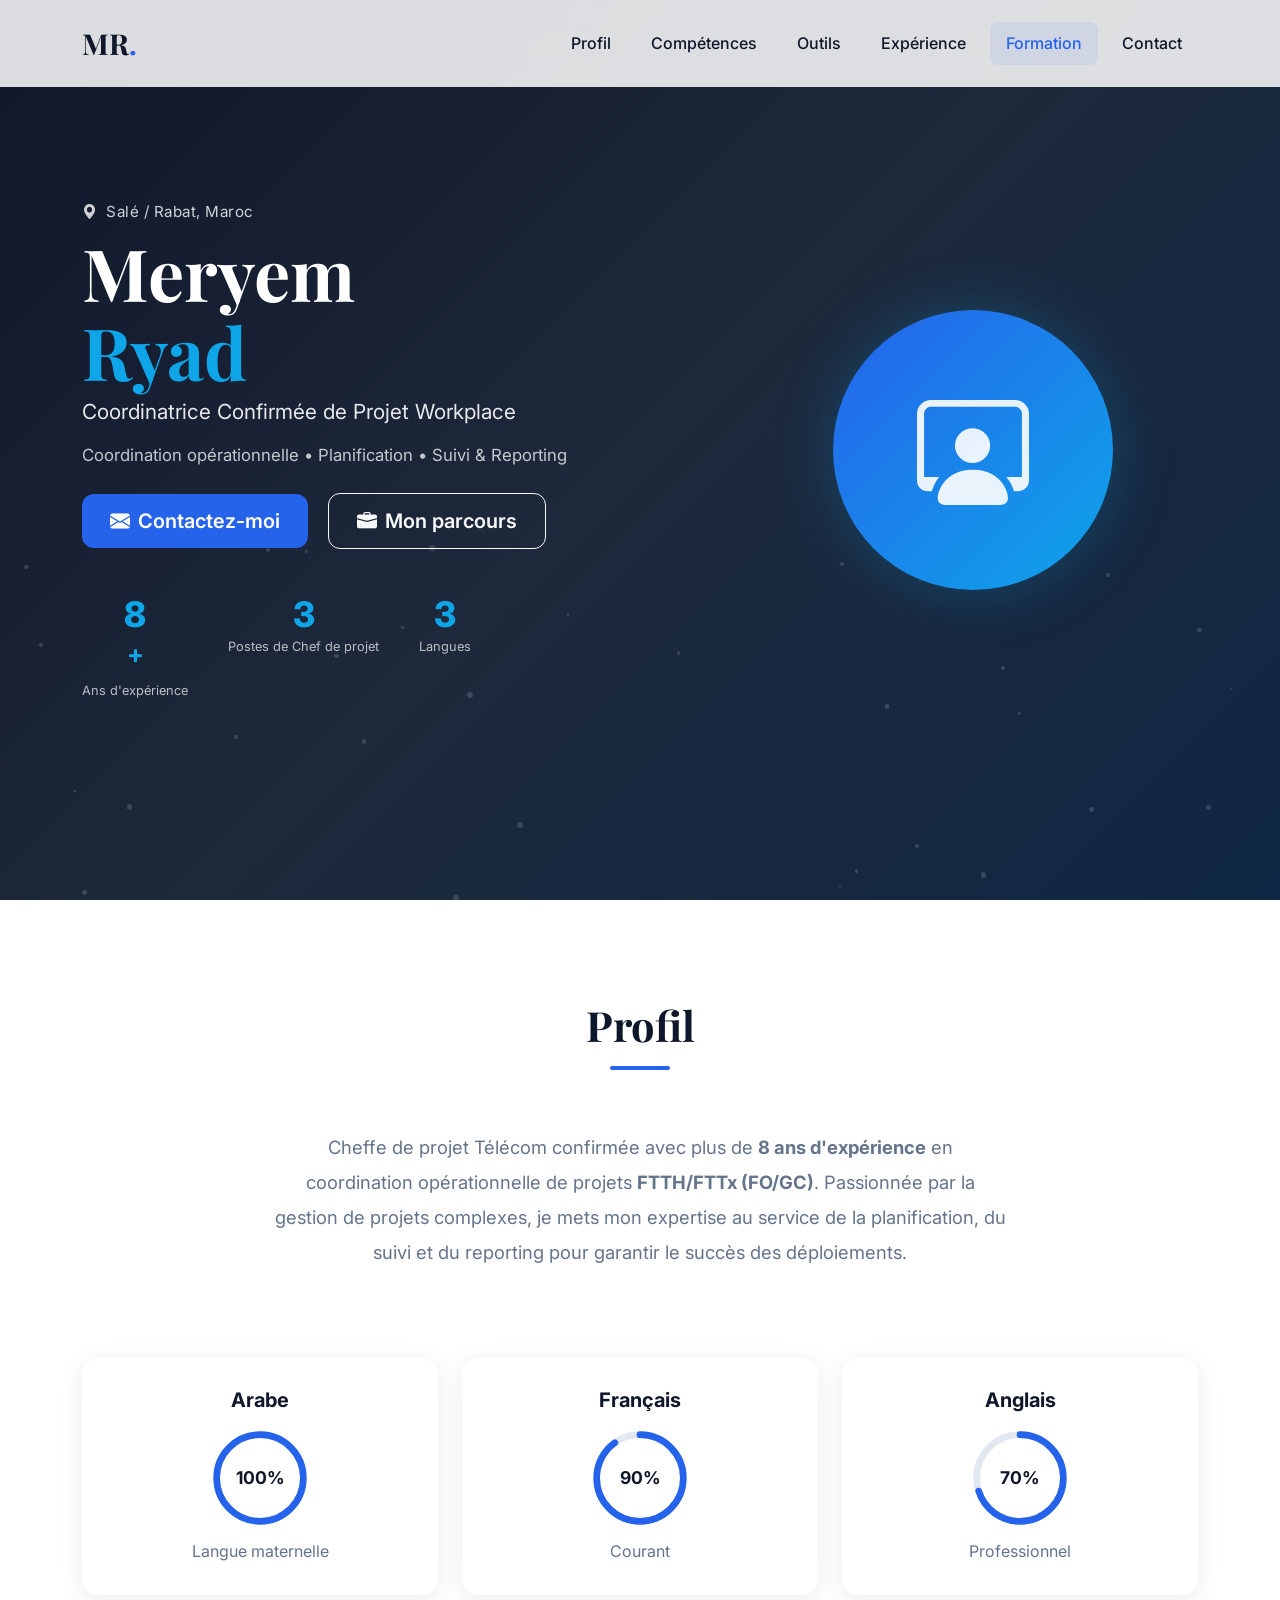
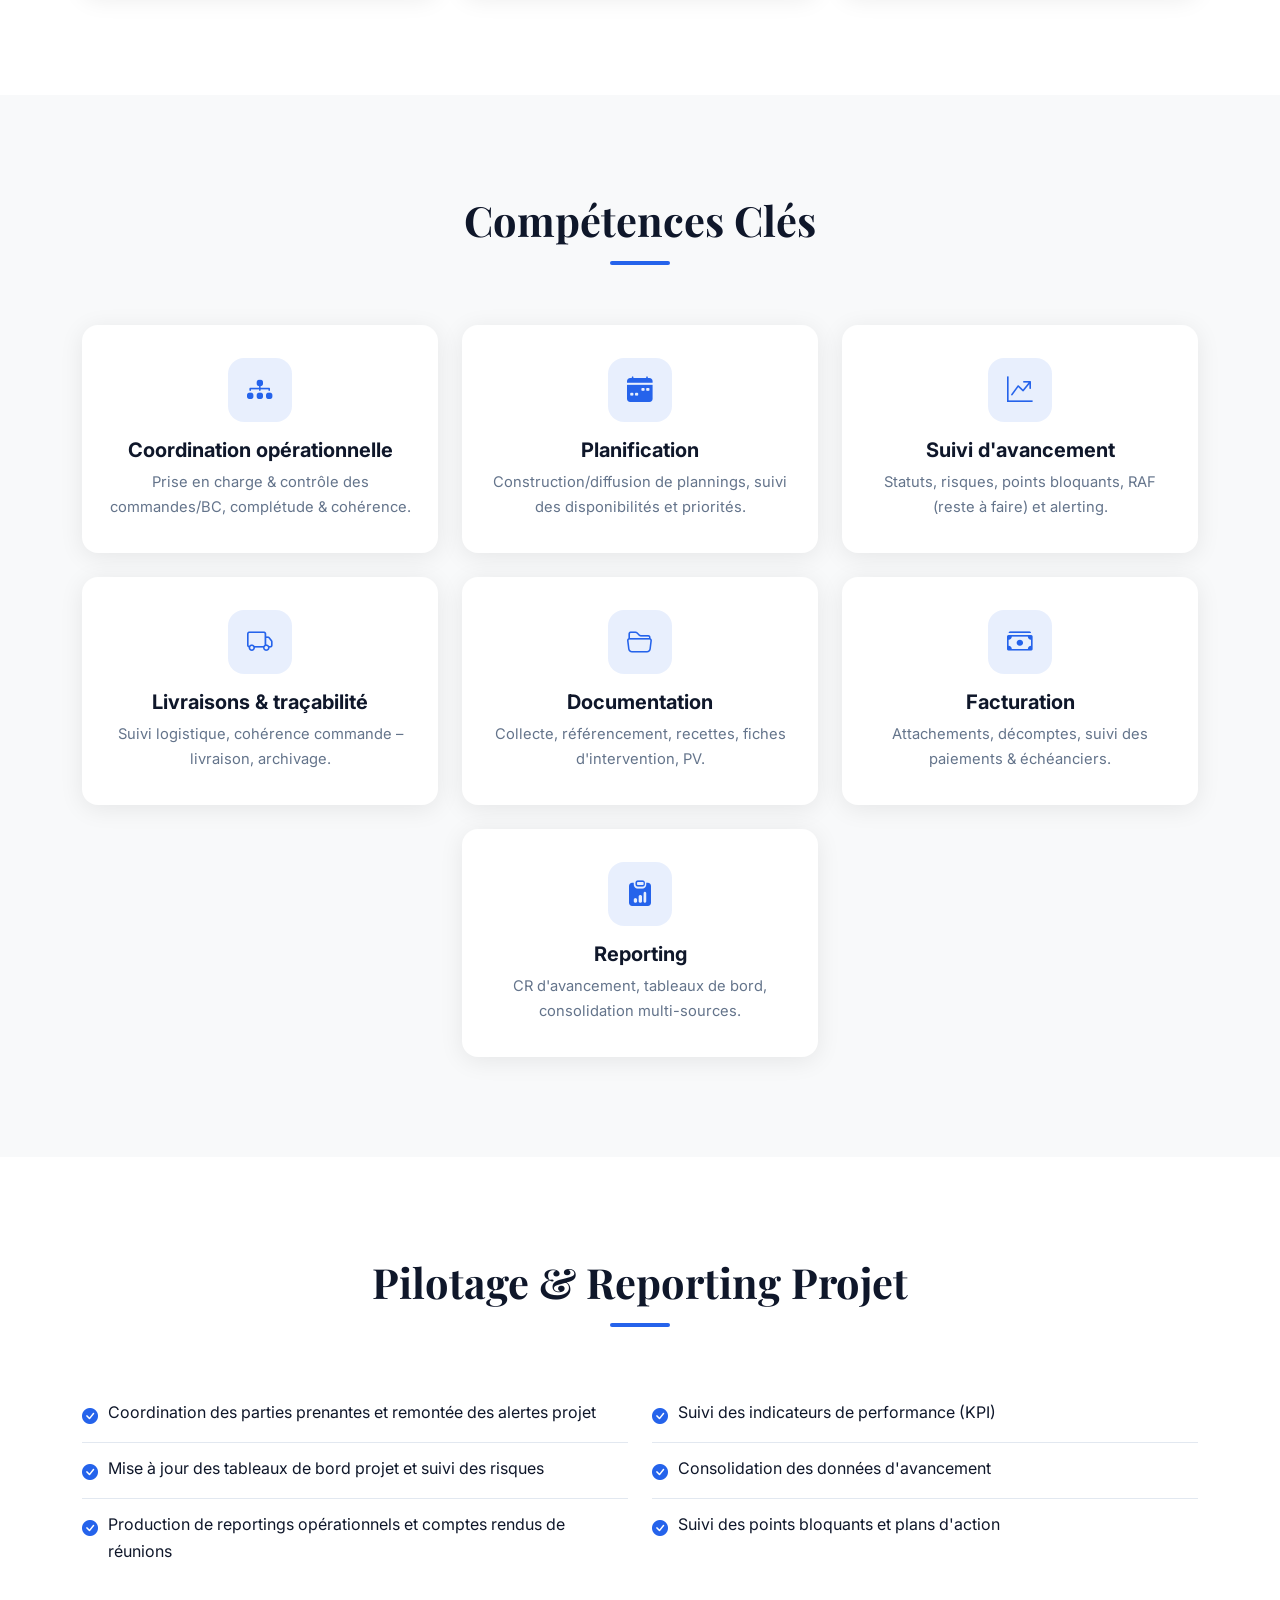
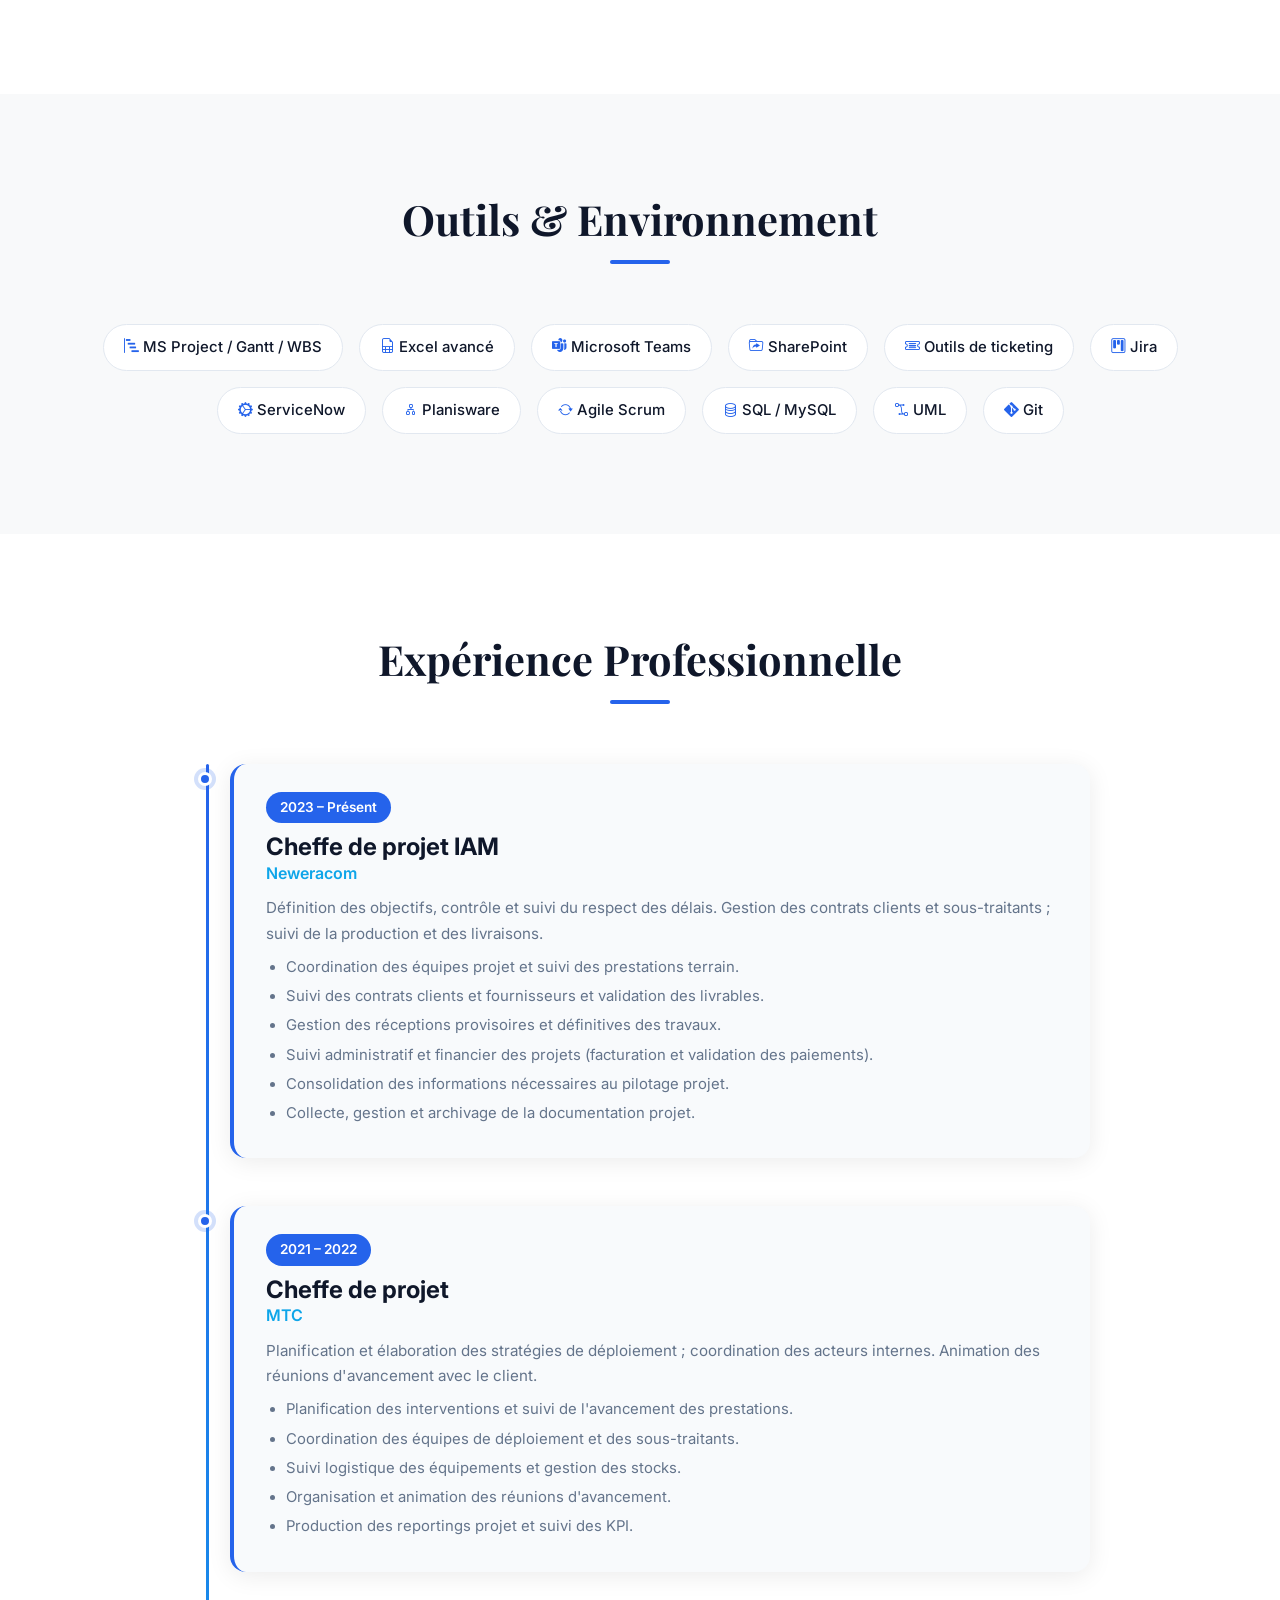
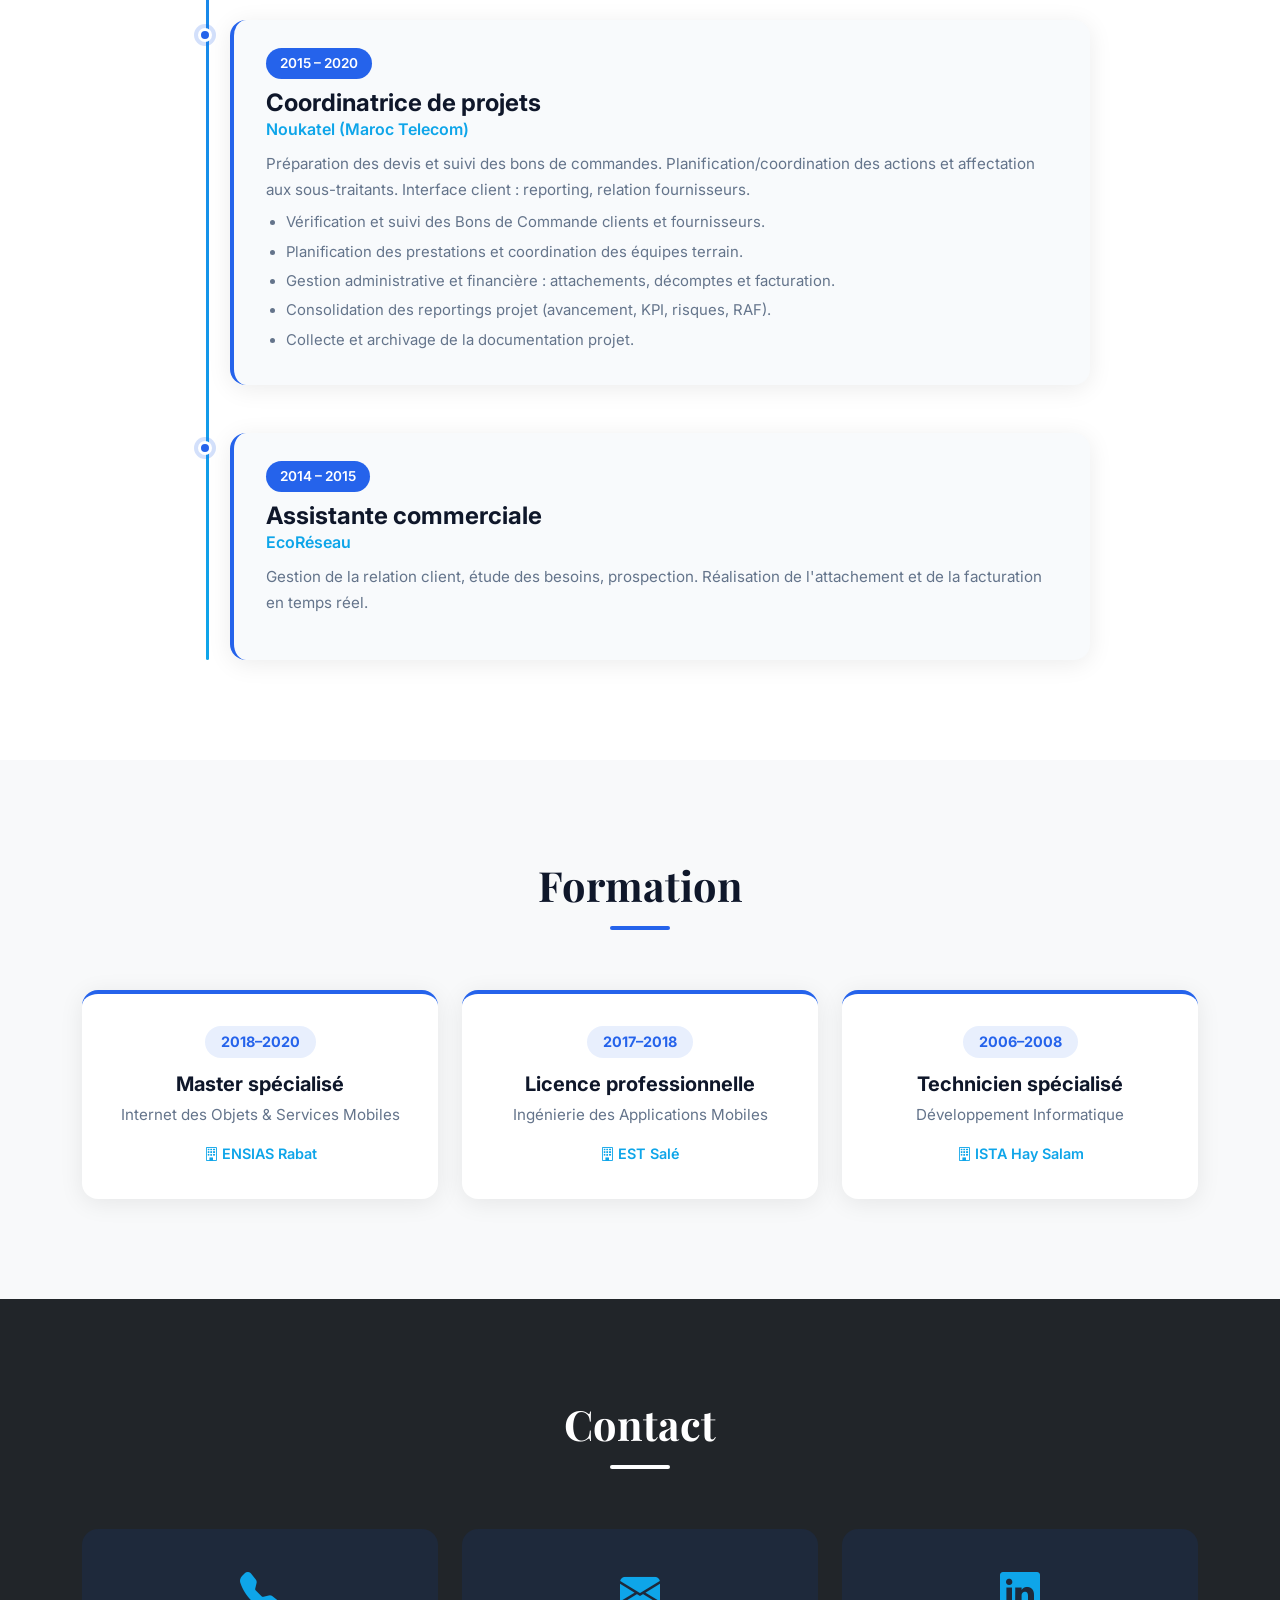
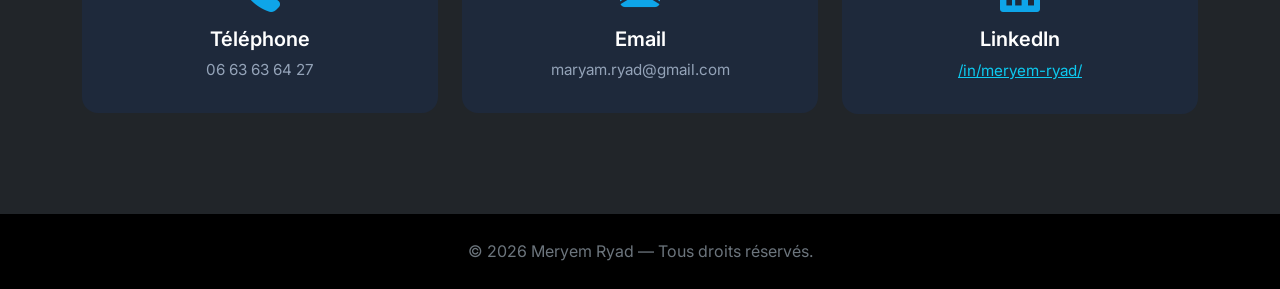
<file: MERYEM Ryad.html>
<!DOCTYPE html>
<html lang="fr">
<head>
    <meta charset="UTF-8">
    <meta name="viewport" content="width=device-width, initial-scale=1.0">
    <title>Meryem Ryad — Portfolio</title>
    <!-- Bootstrap 5 CSS -->
    <link href="https://cdn.jsdelivr.net/npm/bootstrap@5.3.2/dist/css/bootstrap.min.css" rel="stylesheet">
    <!-- Bootstrap Icons -->
    <link href="https://cdn.jsdelivr.net/npm/bootstrap-icons@1.11.3/font/bootstrap-icons.css" rel="stylesheet">
    <!-- Google Fonts -->
    <link href="https://fonts.googleapis.com/css2?family=Inter:wght@300;400;500;600;700;800&family=Playfair+Display:wght@600;700&display=swap" rel="stylesheet">

    <!-- ===================== ALL CSS ===================== -->
    <style>
    :root{--primary:#2563eb;--primary-dark:#1d4ed8;--accent:#0ea5e9;--dark:#0f172a;--dark-soft:#1e293b;--light:#f8fafc;--gray:#64748b;--white:#fff;--radius:16px;--shadow:0 4px 24px rgba(0,0,0,.08);--shadow-lg:0 12px 40px rgba(0,0,0,.12);--transition:all .3s ease}
    *{margin:0;padding:0;box-sizing:border-box}
    html{scroll-behavior:smooth;scroll-padding-top:80px}
    body{font-family:'Inter',sans-serif;color:var(--dark);line-height:1.7;overflow-x:hidden}
    ::selection{background:var(--primary);color:var(--white)}

    /* Section base */
    .section{padding:100px 0}
    .section-header{text-align:center;margin-bottom:60px}
    .section-title{font-family:'Playfair Display',serif;font-weight:700;font-size:2.6rem;color:var(--dark)}
    .section-line{width:60px;height:4px;background:var(--primary);margin:16px auto 0;border-radius:4px}

    /* Navbar */
    .navbar{background:rgba(255,255,255,.85);backdrop-filter:blur(14px);-webkit-backdrop-filter:blur(14px);padding:14px 0;transition:var(--transition);box-shadow:none}
    .navbar.scrolled{background:rgba(255,255,255,.97);box-shadow:0 2px 20px rgba(0,0,0,.08);padding:10px 0}
    .navbar-brand{font-size:1.8rem;color:var(--dark)!important;font-family:'Playfair Display',serif}
    .navbar-brand .dot{color:var(--primary)}
    .nav-link{color:var(--dark)!important;font-weight:500;margin-left:8px;padding:8px 16px!important;border-radius:8px;transition:var(--transition)}
    .nav-link:hover,.nav-link.active{color:var(--primary)!important;background:rgba(37,99,235,.08)}

    /* Hero */
    .hero-section{min-height:100vh;background:linear-gradient(135deg,var(--dark) 0%,var(--dark-soft) 50%,#0f2744 100%);color:var(--white);position:relative;overflow:hidden}
    .hero-particles{position:absolute;inset:0;pointer-events:none;z-index:0}
    .hero-particles .particle{position:absolute;width:4px;height:4px;background:rgba(255,255,255,.15);border-radius:50%;animation:float-particle linear infinite}
    @keyframes float-particle{0%{transform:translateY(0) scale(1);opacity:0}10%{opacity:1}90%{opacity:1}100%{transform:translateY(-100vh) scale(.5);opacity:0}}
    .hero-tag{display:inline-block;font-size:.95rem;opacity:.8;letter-spacing:.5px}
    .hero-title{font-family:'Playfair Display',serif;font-size:4.5rem;font-weight:700;line-height:1.1;margin-bottom:8px}
    .hero-title .highlight{color:var(--accent)}
    .hero-subtitle{font-size:1.3rem;font-weight:400;opacity:.9}
    .hero-desc{font-size:1.05rem;opacity:.75}
    .hero-btns .btn-primary{background:var(--primary);border:none;border-radius:12px;padding:12px 28px;font-weight:600;transition:var(--transition)}
    .hero-btns .btn-primary:hover{background:var(--primary-dark);transform:translateY(-2px);box-shadow:0 8px 24px rgba(37,99,235,.35)}
    .hero-btns .btn-outline-light{border-radius:12px;padding:12px 28px;font-weight:600;transition:var(--transition)}
    .hero-btns .btn-outline-light:hover{transform:translateY(-2px)}
    .hero-stats{display:flex;gap:40px}
    .stat-item{text-align:center}
    .stat-number{display:block;font-size:2.2rem;font-weight:800;color:var(--accent);line-height:1}
    .stat-plus{font-size:1.6rem;font-weight:700;color:var(--accent)}
    .stat-label{font-size:.8rem;opacity:.7;display:block;margin-top:4px}
    .hero-avatar-wrapper{position:relative}
    .hero-avatar{width:280px;height:280px;margin:0 auto;border-radius:50%;background:linear-gradient(135deg,var(--primary),var(--accent));display:flex;align-items:center;justify-content:center;box-shadow:0 0 60px rgba(14,165,233,.25);animation:pulse-ring 3s ease-in-out infinite}
    .hero-avatar i{font-size:7rem;color:var(--white);opacity:.9}
    @keyframes pulse-ring{0%,100%{box-shadow:0 0 60px rgba(14,165,233,.25)}50%{box-shadow:0 0 80px rgba(14,165,233,.4)}}

    /* Profil & Languages */
    .profil-text{font-size:1.15rem;color:var(--gray);line-height:1.9}
    .lang-card{background:var(--white);border-radius:var(--radius);padding:30px 20px;box-shadow:var(--shadow);transition:var(--transition)}
    .lang-card:hover{transform:translateY(-6px);box-shadow:var(--shadow-lg)}
    .lang-card h5{font-weight:700;margin-bottom:16px;color:var(--dark)}
    .lang-card p{color:var(--gray);margin-top:10px;margin-bottom:0}
    .progress-ring{position:relative;width:100px;height:100px;margin:0 auto}
    .progress-ring svg{width:100%;height:100%;transform:rotate(-90deg)}
    .progress-ring circle{fill:none;stroke-width:8;stroke-linecap:round}
    .progress-ring .bg{stroke:#e2e8f0}
    .progress-ring .fg{stroke:var(--primary);stroke-dasharray:326.73;stroke-dashoffset:326.73;transition:stroke-dashoffset 1.5s ease}
    .progress-label{position:absolute;top:50%;left:50%;transform:translate(-50%,-50%);font-weight:700;font-size:1.1rem;color:var(--dark)}

    /* Skill cards */
    .skill-card{background:var(--white);border-radius:var(--radius);padding:32px 24px;text-align:center;box-shadow:var(--shadow);border:1px solid transparent;transition:var(--transition);height:100%}
    .skill-card:hover{transform:translateY(-6px);box-shadow:var(--shadow-lg);border-color:var(--primary)}
    .skill-icon{width:64px;height:64px;margin:0 auto 16px;display:flex;align-items:center;justify-content:center;border-radius:16px;background:rgba(37,99,235,.1);color:var(--primary);font-size:1.6rem;transition:var(--transition)}
    .skill-card:hover .skill-icon{background:var(--primary);color:var(--white)}
    .skill-card h5{font-weight:700;margin-bottom:8px}
    .skill-card p{color:var(--gray);font-size:.92rem;margin-bottom:0}

    /* Pilotage */
    .pilotage-list{list-style:none;padding:0}
    .pilotage-list li{padding:12px 0;font-size:1rem;color:var(--dark);border-bottom:1px solid #e2e8f0;display:flex;align-items:flex-start;gap:10px}
    .pilotage-list li:last-child{border-bottom:none}
    .pilotage-list i{color:var(--primary);margin-top:4px;flex-shrink:0}

    /* Tool badges */
    .tool-badge{display:inline-block;background:var(--white);border:1px solid #e2e8f0;padding:10px 20px;border-radius:50px;font-weight:500;font-size:.93rem;color:var(--dark);transition:var(--transition);white-space:nowrap}
    .tool-badge:hover{background:var(--primary);color:var(--white);border-color:var(--primary);transform:translateY(-3px);box-shadow:0 6px 20px rgba(37,99,235,.25)}
    .tool-badge i{color:var(--primary);transition:var(--transition)}
    .tool-badge:hover i{color:var(--white)}

    /* Timeline */
    .timeline{position:relative;max-width:900px;margin:0 auto;padding-left:40px}
    .timeline::before{content:'';position:absolute;left:16px;top:0;bottom:0;width:3px;background:linear-gradient(to bottom,var(--primary),var(--accent));border-radius:3px}
    .timeline-item{position:relative;margin-bottom:48px}
    .timeline-item:last-child{margin-bottom:0}
    .timeline-dot{position:absolute;left:-32px;top:8px;width:14px;height:14px;background:var(--primary);border:3px solid var(--white);border-radius:50%;box-shadow:0 0 0 4px rgba(37,99,235,.2);z-index:1}
    .timeline-content{background:var(--light);border-radius:var(--radius);padding:28px 32px;box-shadow:var(--shadow);border-left:4px solid var(--primary);transition:var(--transition)}
    .timeline-content:hover{box-shadow:var(--shadow-lg);transform:translateX(6px)}
    .timeline-date{display:inline-block;background:var(--primary);color:var(--white);padding:4px 14px;border-radius:20px;font-size:.85rem;font-weight:600;margin-bottom:10px}
    .timeline-content h4{font-weight:700;margin-bottom:2px}
    .timeline-content .company{color:var(--accent);font-weight:600;margin-bottom:12px}
    .timeline-content p{color:var(--gray);font-size:.95rem}
    .timeline-content ul{padding-left:20px;margin-bottom:0}
    .timeline-content ul li{color:var(--gray);font-size:.93rem;margin-bottom:4px}

    /* Education cards */
    .edu-card{background:var(--white);border-radius:var(--radius);padding:32px 24px;text-align:center;box-shadow:var(--shadow);transition:var(--transition);height:100%;border-top:4px solid var(--primary)}
    .edu-card:hover{transform:translateY(-6px);box-shadow:var(--shadow-lg)}
    .edu-year{display:inline-block;background:rgba(37,99,235,.1);color:var(--primary);font-weight:700;padding:4px 16px;border-radius:20px;font-size:.9rem;margin-bottom:14px}
    .edu-card h5{font-weight:700;margin-bottom:6px}
    .edu-card p{color:var(--gray);font-size:.95rem;margin-bottom:12px}
    .edu-school{color:var(--accent);font-weight:600;font-size:.9rem}

    /* Contact */
    #contact{background:var(--dark)}
    .contact-card{padding:30px 20px;border-radius:var(--radius);background:var(--dark-soft);transition:var(--transition)}
    .contact-card:hover{transform:translateY(-6px);background:rgba(37,99,235,.15)}
    .contact-card i{font-size:2.5rem;color:var(--accent);margin-bottom:12px}
    .contact-card h5{font-weight:600;margin-bottom:6px}
    .contact-card p,.contact-card a{font-size:.95rem;margin-bottom:0;color:#94a3b8}
    .contact-card a:hover{color:var(--accent)}

    /* Back to top */
    .btn-top{position:fixed;bottom:30px;right:30px;width:48px;height:48px;border:none;border-radius:50%;background:var(--primary);color:var(--white);font-size:1.5rem;display:flex;align-items:center;justify-content:center;box-shadow:var(--shadow-lg);opacity:0;visibility:hidden;transform:translateY(12px);transition:var(--transition);z-index:1000;cursor:pointer}
    .btn-top.visible{opacity:1;visibility:visible;transform:translateY(0)}
    .btn-top:hover{background:var(--primary-dark);transform:translateY(-3px)}

    /* Animations */
    [data-animate]{opacity:0;transform:translateY(30px);transition:opacity .7s ease,transform .7s ease}
    [data-animate="fade-right"]{transform:translateX(-40px)}
    [data-animate="fade-left"]{transform:translateX(40px)}
    [data-animate].animate-in{opacity:1;transform:translate(0,0)}

    /* Responsive */
    @media(max-width:992px){
        .hero-title{font-size:3rem}
        .hero-stats{gap:24px}
        .stat-number{font-size:1.8rem}
        .section{padding:70px 0}
        .section-title{font-size:2rem}
    }
    @media(max-width:576px){
        .hero-title{font-size:2.4rem}
        .hero-subtitle{font-size:1rem}
        .hero-btns .btn{display:block;width:100%;margin-bottom:12px}
        .hero-btns .btn:first-child{margin-right:0!important}
        .hero-stats{flex-wrap:wrap;gap:20px}
        .stat-item{flex:0 0 45%}
        .timeline{padding-left:30px}
        .timeline::before{left:10px}
        .timeline-dot{left:-26px}
        .timeline-content{padding:20px}
    }
    </style>
</head>
<body data-bs-spy="scroll" data-bs-target="#mainNav" data-bs-offset="80">

    <!-- ===================== NAVBAR ===================== -->
    <nav id="mainNav" class="navbar navbar-expand-lg fixed-top">
        <div class="container">
            <a class="navbar-brand fw-bold" href="#hero">MR<span class="dot">.</span></a>
            <button class="navbar-toggler" type="button" data-bs-toggle="collapse" data-bs-target="#navContent">
                <span class="navbar-toggler-icon"></span>
            </button>
            <div class="collapse navbar-collapse" id="navContent">
                <ul class="navbar-nav ms-auto">
                    <li class="nav-item"><a class="nav-link" href="#profil">Profil</a></li>
                    <li class="nav-item"><a class="nav-link" href="#competences">Compétences</a></li>
                    <li class="nav-item"><a class="nav-link" href="#outils">Outils</a></li>
                    <li class="nav-item"><a class="nav-link" href="#experience">Expérience</a></li>
                    <li class="nav-item"><a class="nav-link" href="#formation">Formation</a></li>
                    <li class="nav-item"><a class="nav-link" href="#contact">Contact</a></li>
                </ul>
            </div>
        </div>
    </nav>

    <!-- ===================== HERO ===================== -->
    <section id="hero" class="hero-section d-flex align-items-center">
        <div class="hero-particles" id="particles"></div>
        <div class="container position-relative">
            <div class="row align-items-center">
                <div class="col-lg-7" data-animate="fade-right">
                    <p class="hero-tag mb-2"><i class="bi bi-geo-alt-fill me-1"></i> Salé / Rabat, Maroc</p>
                    <h1 class="hero-title">Meryem<br><span class="highlight">Ryad</span></h1>
                    <h2 class="hero-subtitle">Coordinatrice Confirmée de Projet Workplace</h2>
                    <p class="hero-desc mt-3">Coordination opérationnelle &bull; Planification &bull; Suivi &amp; Reporting</p>
                    <div class="hero-btns mt-4">
                        <a href="#contact" class="btn btn-primary btn-lg me-3"><i class="bi bi-envelope-fill me-2"></i>Contactez-moi</a>
                        <a href="#experience" class="btn btn-outline-light btn-lg"><i class="bi bi-briefcase-fill me-2"></i>Mon parcours</a>
                    </div>
                    <div class="hero-stats mt-5">
                        <div class="stat-item">
                            <span class="stat-number" data-count="8">0</span><span class="stat-plus">+</span>
                            <span class="stat-label">Ans d'expérience</span>
                        </div>
                        <div class="stat-item">
                            <span class="stat-number" data-count="3">0</span>
                            <span class="stat-label">Postes de Chef de projet</span>
                        </div>
                        <div class="stat-item">
                            <span class="stat-number" data-count="3">0</span>
                            <span class="stat-label">Langues</span>
                        </div>
                    </div>
                </div>
                <div class="col-lg-5 text-center d-none d-lg-block" data-animate="fade-left">
                    <div class="hero-avatar-wrapper">
                        <div class="hero-avatar">
                            <i class="bi bi-person-workspace"></i>
                        </div>
                    </div>
                </div>
            </div>
        </div>
    </section>

    <!-- ===================== PROFIL ===================== -->
    <section id="profil" class="section bg-white">
        <div class="container">
            <div class="section-header" data-animate="fade-up">
                <h2 class="section-title">Profil</h2>
                <div class="section-line"></div>
            </div>
            <div class="row justify-content-center">
                <div class="col-lg-8 text-center" data-animate="fade-up">
                    <p class="profil-text">
                        Cheffe de projet Télécom confirmée avec plus de <strong>8 ans d'expérience</strong> en coordination opérationnelle
                        de projets <strong>FTTH/FTTx (FO/GC)</strong>. Passionnée par la gestion de projets complexes, je mets
                        mon expertise au service de la planification, du suivi et du reporting pour garantir
                        le succès des déploiements.
                    </p>
                </div>
            </div>
            <!-- Languages -->
            <div class="row mt-5 justify-content-center g-4">
                <div class="col-md-4" data-animate="fade-up">
                    <div class="lang-card text-center">
                        <h5>Arabe</h5>
                        <div class="progress-ring" data-percent="100">
                            <svg viewBox="0 0 120 120"><circle class="bg" cx="60" cy="60" r="52"/><circle class="fg" cx="60" cy="60" r="52"/></svg>
                            <span class="progress-label">100%</span>
                        </div>
                        <p>Langue maternelle</p>
                    </div>
                </div>
                <div class="col-md-4" data-animate="fade-up">
                    <div class="lang-card text-center">
                        <h5>Français</h5>
                        <div class="progress-ring" data-percent="90">
                            <svg viewBox="0 0 120 120"><circle class="bg" cx="60" cy="60" r="52"/><circle class="fg" cx="60" cy="60" r="52"/></svg>
                            <span class="progress-label">90%</span>
                        </div>
                        <p>Courant</p>
                    </div>
                </div>
                <div class="col-md-4" data-animate="fade-up">
                    <div class="lang-card text-center">
                        <h5>Anglais</h5>
                        <div class="progress-ring" data-percent="70">
                            <svg viewBox="0 0 120 120"><circle class="bg" cx="60" cy="60" r="52"/><circle class="fg" cx="60" cy="60" r="52"/></svg>
                            <span class="progress-label">70%</span>
                        </div>
                        <p>Professionnel</p>
                    </div>
                </div>
            </div>
        </div>
    </section>

    <!-- ===================== COMPÉTENCES ===================== -->
    <section id="competences" class="section bg-light">
        <div class="container">
            <div class="section-header" data-animate="fade-up">
                <h2 class="section-title">Compétences Clés</h2>
                <div class="section-line"></div>
            </div>
            <div class="row g-4">
                <div class="col-md-6 col-lg-4" data-animate="fade-up">
                    <div class="skill-card">
                        <div class="skill-icon"><i class="bi bi-diagram-3-fill"></i></div>
                        <h5>Coordination opérationnelle</h5>
                        <p>Prise en charge &amp; contrôle des commandes/BC, complétude &amp; cohérence.</p>
                    </div>
                </div>
                <div class="col-md-6 col-lg-4" data-animate="fade-up">
                    <div class="skill-card">
                        <div class="skill-icon"><i class="bi bi-calendar-week-fill"></i></div>
                        <h5>Planification</h5>
                        <p>Construction/diffusion de plannings, suivi des disponibilités et priorités.</p>
                    </div>
                </div>
                <div class="col-md-6 col-lg-4" data-animate="fade-up">
                    <div class="skill-card">
                        <div class="skill-icon"><i class="bi bi-graph-up-arrow"></i></div>
                        <h5>Suivi d'avancement</h5>
                        <p>Statuts, risques, points bloquants, RAF (reste à faire) et alerting.</p>
                    </div>
                </div>
                <div class="col-md-6 col-lg-4" data-animate="fade-up">
                    <div class="skill-card">
                        <div class="skill-icon"><i class="bi bi-truck"></i></div>
                        <h5>Livraisons &amp; traçabilité</h5>
                        <p>Suivi logistique, cohérence commande &ndash; livraison, archivage.</p>
                    </div>
                </div>
                <div class="col-md-6 col-lg-4" data-animate="fade-up">
                    <div class="skill-card">
                        <div class="skill-icon"><i class="bi bi-folder2-open"></i></div>
                        <h5>Documentation</h5>
                        <p>Collecte, référencement, recettes, fiches d'intervention, PV.</p>
                    </div>
                </div>
                <div class="col-md-6 col-lg-4" data-animate="fade-up">
                    <div class="skill-card">
                        <div class="skill-icon"><i class="bi bi-cash-stack"></i></div>
                        <h5>Facturation</h5>
                        <p>Attachements, décomptes, suivi des paiements &amp; échéanciers.</p>
                    </div>
                </div>
                <div class="col-md-6 col-lg-4 mx-auto" data-animate="fade-up">
                    <div class="skill-card">
                        <div class="skill-icon"><i class="bi bi-clipboard-data-fill"></i></div>
                        <h5>Reporting</h5>
                        <p>CR d'avancement, tableaux de bord, consolidation multi-sources.</p>
                    </div>
                </div>
            </div>
        </div>
    </section>

    <!-- ===================== PILOTAGE & REPORTING ===================== -->
    <section id="pilotage" class="section bg-white">
        <div class="container">
            <div class="section-header" data-animate="fade-up">
                <h2 class="section-title">Pilotage &amp; Reporting Projet</h2>
                <div class="section-line"></div>
            </div>
            <div class="row g-4 justify-content-center">
                <div class="col-md-6" data-animate="fade-up">
                    <ul class="pilotage-list">
                        <li><i class="bi bi-check-circle-fill"></i> Coordination des parties prenantes et remontée des alertes projet</li>
                        <li><i class="bi bi-check-circle-fill"></i> Mise à jour des tableaux de bord projet et suivi des risques</li>
                        <li><i class="bi bi-check-circle-fill"></i> Production de reportings opérationnels et comptes rendus de réunions</li>
                    </ul>
                </div>
                <div class="col-md-6" data-animate="fade-up">
                    <ul class="pilotage-list">
                        <li><i class="bi bi-check-circle-fill"></i> Suivi des indicateurs de performance (KPI)</li>
                        <li><i class="bi bi-check-circle-fill"></i> Consolidation des données d'avancement</li>
                        <li><i class="bi bi-check-circle-fill"></i> Suivi des points bloquants et plans d'action</li>
                    </ul>
                </div>
            </div>
        </div>
    </section>

    <!-- ===================== OUTILS ===================== -->
    <section id="outils" class="section bg-light">
        <div class="container">
            <div class="section-header" data-animate="fade-up">
                <h2 class="section-title">Outils &amp; Environnement</h2>
                <div class="section-line"></div>
            </div>
            <div class="row g-3 justify-content-center">
                <div class="col-auto" data-animate="fade-up"><span class="tool-badge"><i class="bi bi-bar-chart-steps me-1"></i>MS Project / Gantt / WBS</span></div>
                <div class="col-auto" data-animate="fade-up"><span class="tool-badge"><i class="bi bi-file-earmark-spreadsheet me-1"></i>Excel avancé</span></div>
                <div class="col-auto" data-animate="fade-up"><span class="tool-badge"><i class="bi bi-microsoft-teams me-1"></i>Microsoft Teams</span></div>
                <div class="col-auto" data-animate="fade-up"><span class="tool-badge"><i class="bi bi-folder-symlink me-1"></i>SharePoint</span></div>
                <div class="col-auto" data-animate="fade-up"><span class="tool-badge"><i class="bi bi-ticket-detailed me-1"></i>Outils de ticketing</span></div>
                <div class="col-auto" data-animate="fade-up"><span class="tool-badge"><i class="bi bi-kanban me-1"></i>Jira</span></div>
                <div class="col-auto" data-animate="fade-up"><span class="tool-badge"><i class="bi bi-gear-wide-connected me-1"></i>ServiceNow</span></div>
                <div class="col-auto" data-animate="fade-up"><span class="tool-badge"><i class="bi bi-diagram-2 me-1"></i>Planisware</span></div>
                <div class="col-auto" data-animate="fade-up"><span class="tool-badge"><i class="bi bi-arrow-repeat me-1"></i>Agile Scrum</span></div>
                <div class="col-auto" data-animate="fade-up"><span class="tool-badge"><i class="bi bi-database me-1"></i>SQL / MySQL</span></div>
                <div class="col-auto" data-animate="fade-up"><span class="tool-badge"><i class="bi bi-bezier2 me-1"></i>UML</span></div>
                <div class="col-auto" data-animate="fade-up"><span class="tool-badge"><i class="bi bi-git me-1"></i>Git</span></div>
            </div>
        </div>
    </section>

    <!-- ===================== EXPÉRIENCE ===================== -->
    <section id="experience" class="section bg-white">
        <div class="container">
            <div class="section-header" data-animate="fade-up">
                <h2 class="section-title">Expérience Professionnelle</h2>
                <div class="section-line"></div>
            </div>

            <div class="timeline">
                <!-- EXP 1 -->
                <div class="timeline-item" data-animate="fade-right">
                    <div class="timeline-dot"></div>
                    <div class="timeline-content">
                        <span class="timeline-date">2023 – Présent</span>
                        <h4>Cheffe de projet IAM</h4>
                        <h6 class="company">Neweracom</h6>
                        <p class="mb-2">Définition des objectifs, contrôle et suivi du respect des délais. Gestion des contrats clients et sous-traitants ; suivi de la production et des livraisons.</p>
                        <ul>
                            <li>Coordination des équipes projet et suivi des prestations terrain.</li>
                            <li>Suivi des contrats clients et fournisseurs et validation des livrables.</li>
                            <li>Gestion des réceptions provisoires et définitives des travaux.</li>
                            <li>Suivi administratif et financier des projets (facturation et validation des paiements).</li>
                            <li>Consolidation des informations nécessaires au pilotage projet.</li>
                            <li>Collecte, gestion et archivage de la documentation projet.</li>
                        </ul>
                    </div>
                </div>
                <!-- EXP 2 -->
                <div class="timeline-item" data-animate="fade-left">
                    <div class="timeline-dot"></div>
                    <div class="timeline-content">
                        <span class="timeline-date">2021 – 2022</span>
                        <h4>Cheffe de projet</h4>
                        <h6 class="company">MTC</h6>
                        <p class="mb-2">Planification et élaboration des stratégies de déploiement ; coordination des acteurs internes. Animation des réunions d'avancement avec le client.</p>
                        <ul>
                            <li>Planification des interventions et suivi de l'avancement des prestations.</li>
                            <li>Coordination des équipes de déploiement et des sous-traitants.</li>
                            <li>Suivi logistique des équipements et gestion des stocks.</li>
                            <li>Organisation et animation des réunions d'avancement.</li>
                            <li>Production des reportings projet et suivi des KPI.</li>
                        </ul>
                    </div>
                </div>
                <!-- EXP 3 -->
                <div class="timeline-item" data-animate="fade-right">
                    <div class="timeline-dot"></div>
                    <div class="timeline-content">
                        <span class="timeline-date">2015 – 2020</span>
                        <h4>Coordinatrice de projets</h4>
                        <h6 class="company">Noukatel (Maroc Telecom)</h6>
                        <p class="mb-2">Préparation des devis et suivi des bons de commandes. Planification/coordination des actions et affectation aux sous-traitants. Interface client : reporting, relation fournisseurs.</p>
                        <ul>
                            <li>Vérification et suivi des Bons de Commande clients et fournisseurs.</li>
                            <li>Planification des prestations et coordination des équipes terrain.</li>
                            <li>Gestion administrative et financière : attachements, décomptes et facturation.</li>
                            <li>Consolidation des reportings projet (avancement, KPI, risques, RAF).</li>
                            <li>Collecte et archivage de la documentation projet.</li>
                        </ul>
                    </div>
                </div>
                <!-- EXP 4 -->
                <div class="timeline-item" data-animate="fade-left">
                    <div class="timeline-dot"></div>
                    <div class="timeline-content">
                        <span class="timeline-date">2014 – 2015</span>
                        <h4>Assistante commerciale</h4>
                        <h6 class="company">EcoRéseau</h6>
                        <p>Gestion de la relation client, étude des besoins, prospection. Réalisation de l'attachement et de la facturation en temps réel.</p>
                    </div>
                </div>
            </div>
        </div>
    </section>

    <!-- ===================== FORMATION ===================== -->
    <section id="formation" class="section bg-light">
        <div class="container">
            <div class="section-header" data-animate="fade-up">
                <h2 class="section-title">Formation</h2>
                <div class="section-line"></div>
            </div>
            <div class="row g-4 justify-content-center">
                <div class="col-md-4" data-animate="fade-up">
                    <div class="edu-card">
                        <div class="edu-year">2018–2020</div>
                        <h5>Master spécialisé</h5>
                        <p>Internet des Objets &amp; Services Mobiles</p>
                        <span class="edu-school"><i class="bi bi-building me-1"></i>ENSIAS Rabat</span>
                    </div>
                </div>
                <div class="col-md-4" data-animate="fade-up">
                    <div class="edu-card">
                        <div class="edu-year">2017–2018</div>
                        <h5>Licence professionnelle</h5>
                        <p>Ingénierie des Applications Mobiles</p>
                        <span class="edu-school"><i class="bi bi-building me-1"></i>EST Salé</span>
                    </div>
                </div>
                <div class="col-md-4" data-animate="fade-up">
                    <div class="edu-card">
                        <div class="edu-year">2006–2008</div>
                        <h5>Technicien spécialisé</h5>
                        <p>Développement Informatique</p>
                        <span class="edu-school"><i class="bi bi-building me-1"></i>ISTA Hay Salam</span>
                    </div>
                </div>
            </div>
        </div>
    </section>

    <!-- ===================== CONTACT ===================== -->
    <section id="contact" class="section bg-dark text-white">
        <div class="container">
            <div class="section-header" data-animate="fade-up">
                <h2 class="section-title text-white">Contact</h2>
                <div class="section-line bg-white"></div>
            </div>
            <div class="row g-4 justify-content-center">
                <div class="col-md-4 text-center" data-animate="fade-up">
                    <div class="contact-card">
                        <i class="bi bi-telephone-fill"></i>
                        <h5>Téléphone</h5>
                        <p>06 63 63 64 27</p>
                    </div>
                </div>
                <div class="col-md-4 text-center" data-animate="fade-up">
                    <div class="contact-card">
                        <i class="bi bi-envelope-fill"></i>
                        <h5>Email</h5>
                        <p>maryam.ryad@gmail.com</p>
                    </div>
                </div>
                <div class="col-md-4 text-center" data-animate="fade-up">
                    <div class="contact-card">
                        <i class="bi bi-linkedin"></i>
                        <h5>LinkedIn</h5>
                        <a href="https://www.linkedin.com/in/meryem-ryad/" target="_blank" rel="noopener noreferrer" class="text-info">/in/meryem-ryad/</a>
                    </div>
                </div>
            </div>
        </div>
    </section>

    <!-- ===================== FOOTER ===================== -->
    <footer class="py-4 text-center bg-black text-secondary">
        <div class="container">
            <p class="mb-0">&copy; 2026 Meryem Ryad &mdash; Tous droits réservés.</p>
        </div>
    </footer>

    <!-- Back to top -->
    <button id="backToTop" class="btn-top" aria-label="Retour en haut"><i class="bi bi-arrow-up-short"></i></button>

    <!-- Bootstrap 5 JS -->
    <script src="https://cdn.jsdelivr.net/npm/bootstrap@5.3.2/dist/js/bootstrap.bundle.min.js"></script>

    <!-- ===================== ALL JAVASCRIPT ===================== -->
    <script>
    document.addEventListener('DOMContentLoaded',()=>{
        const navbar=document.getElementById('mainNav');
        const backToTop=document.getElementById('backToTop');

        /* Navbar scroll */
        window.addEventListener('scroll',()=>{
            const y=window.scrollY;
            navbar.classList.toggle('scrolled',y>50);
            backToTop.classList.toggle('visible',y>500);
        });

        /* Smooth scroll */
        document.querySelectorAll('a[href^="#"]').forEach(link=>{
            link.addEventListener('click',e=>{
                const target=document.querySelector(link.getAttribute('href'));
                if(target){
                    e.preventDefault();
                    target.scrollIntoView({behavior:'smooth'});
                    const nav=document.getElementById('navContent');
                    if(nav.classList.contains('show'))bootstrap.Collapse.getOrCreateInstance(nav).hide();
                }
            });
        });

        /* Back to top */
        backToTop.addEventListener('click',()=>window.scrollTo({top:0,behavior:'smooth'}));

        /* Scroll animations */
        const observer=new IntersectionObserver(entries=>{
            entries.forEach((entry,i)=>{
                if(entry.isIntersecting){
                    setTimeout(()=>entry.target.classList.add('animate-in'),i*80);
                    observer.unobserve(entry.target);
                }
            });
        },{threshold:.15});
        document.querySelectorAll('[data-animate]').forEach(el=>observer.observe(el));

        /* Counter animation */
        const counters=document.querySelectorAll('.stat-number');
        let started=false;
        const cObs=new IntersectionObserver(entries=>{
            entries.forEach(entry=>{
                if(entry.isIntersecting&&!started){
                    started=true;
                    counters.forEach(c=>{
                        const target=parseInt(c.dataset.count,10);
                        let cur=0;const step=Math.ceil(target/50);
                        const t=setInterval(()=>{cur+=step;if(cur>=target){cur=target;clearInterval(t)}c.textContent=cur},30);
                    });
                }
            });
        },{threshold:.5});
        if(counters.length)cObs.observe(counters[0]);

        /* Progress rings */
        const circ=2*Math.PI*52;
        const rObs=new IntersectionObserver(entries=>{
            entries.forEach(entry=>{
                if(entry.isIntersecting){
                    const pct=parseInt(entry.target.dataset.percent,10);
                    entry.target.querySelector('.fg').style.strokeDashoffset=circ-(circ*pct/100);
                    rObs.unobserve(entry.target);
                }
            });
        },{threshold:.5});
        document.querySelectorAll('.progress-ring').forEach(r=>rObs.observe(r));

        /* Particles */
        const pc=document.getElementById('particles');
        if(pc){for(let i=0;i<30;i++){
            const p=document.createElement('div');p.classList.add('particle');
            p.style.left=Math.random()*100+'%';p.style.top=(60+Math.random()*40)+'%';
            const s=(2+Math.random()*4)+'px';p.style.width=s;p.style.height=s;
            p.style.animationDuration=(6+Math.random()*10)+'s';p.style.animationDelay=(Math.random()*8)+'s';
            pc.appendChild(p);
        }}

        /* Active nav on scroll */
        const sections=document.querySelectorAll('section[id]');
        window.addEventListener('scroll',()=>{
            const y=window.scrollY+120;
            sections.forEach(s=>{
                const link=document.querySelector('.nav-link[href="#'+s.id+'"]');
                if(link){
                    if(y>=s.offsetTop&&y<s.offsetTop+s.offsetHeight){
                        document.querySelectorAll('.nav-link').forEach(l=>l.classList.remove('active'));
                        link.classList.add('active');
                    }
                }
            });
        });
    });
    </script>
</body>
</html>
</file>
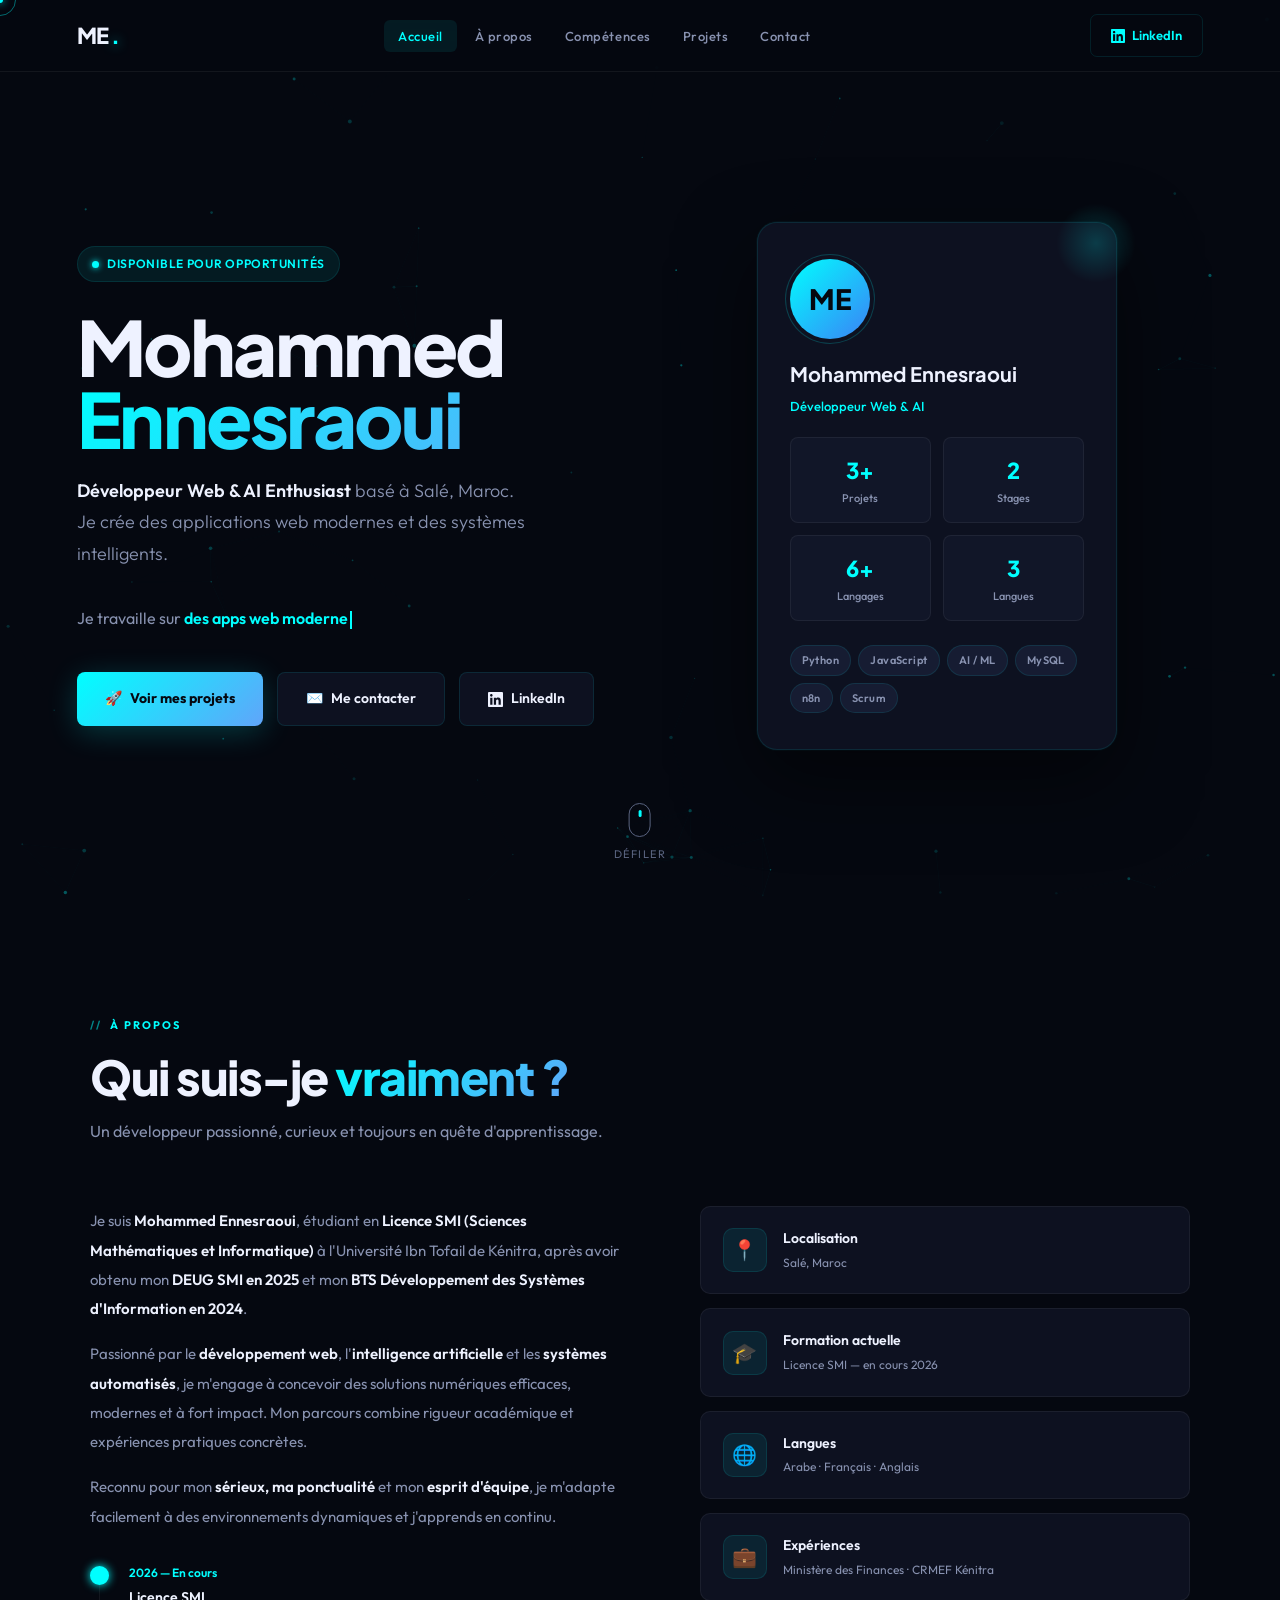
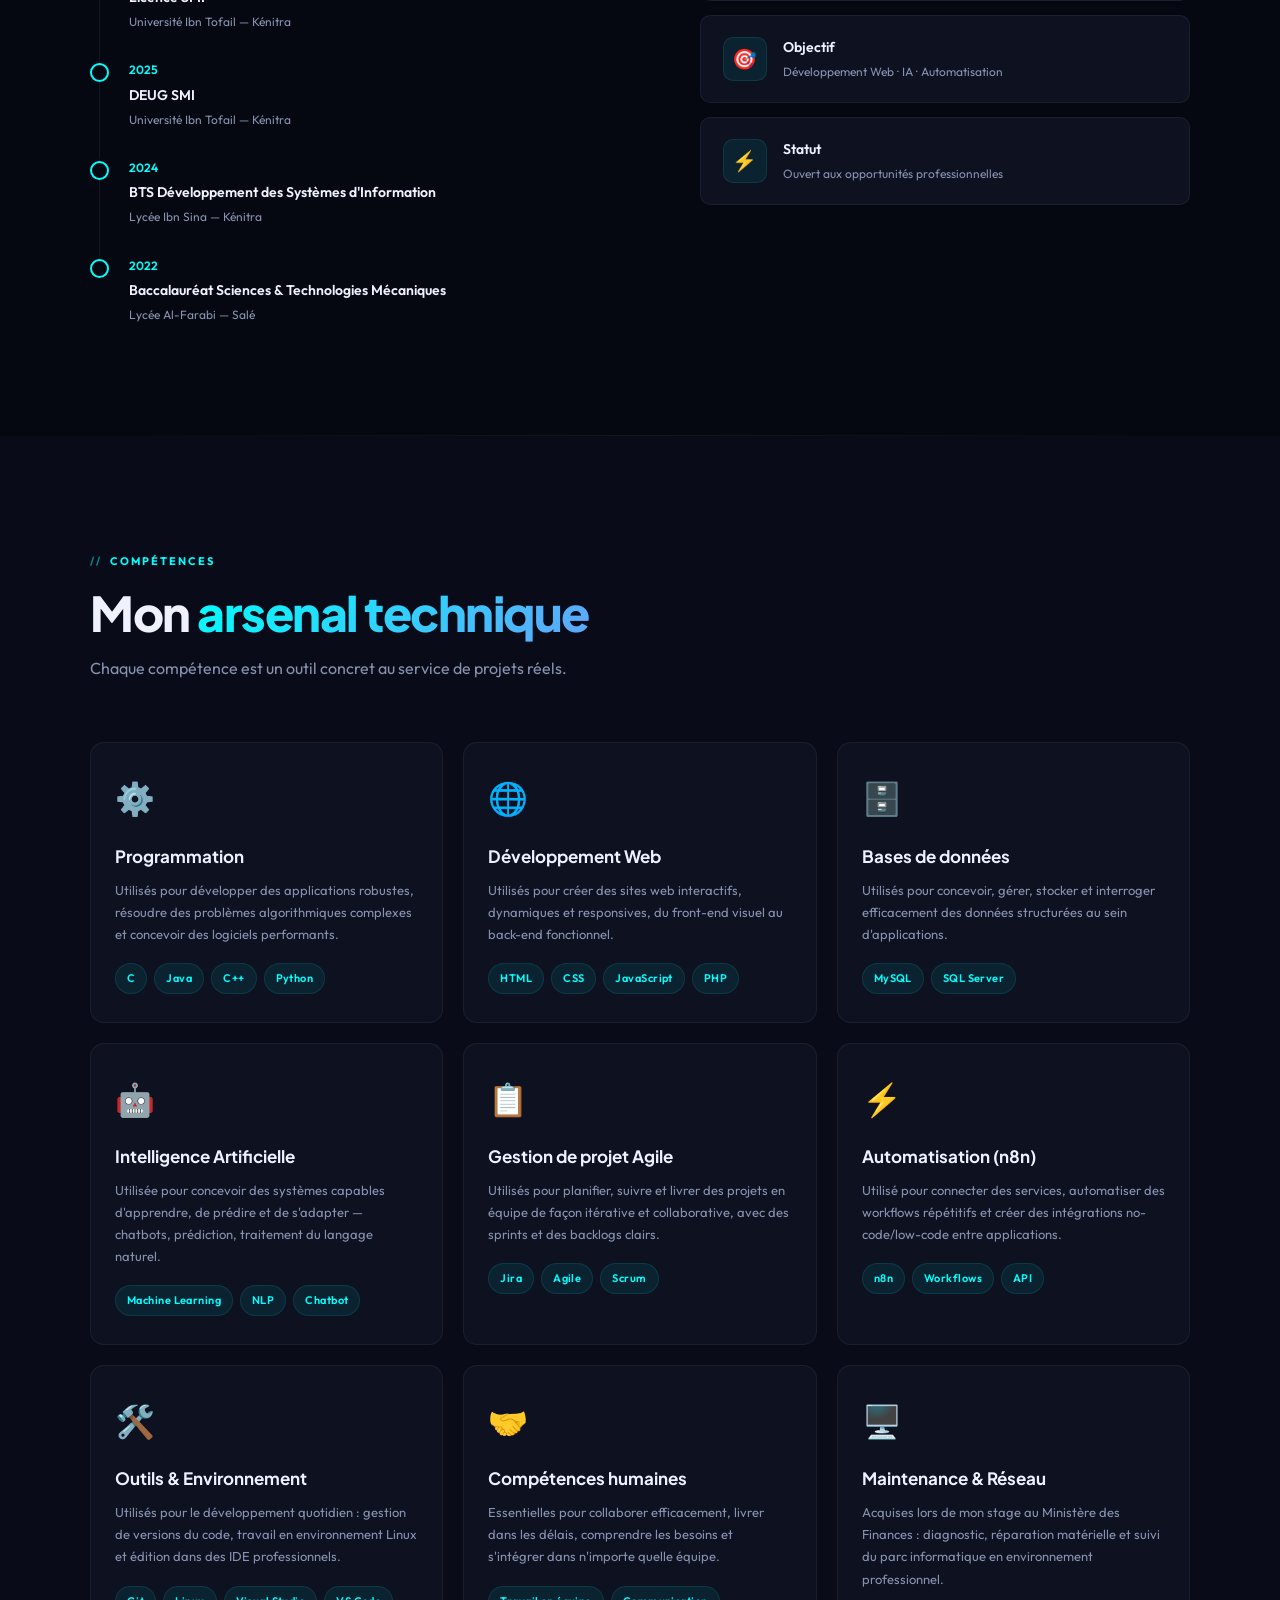
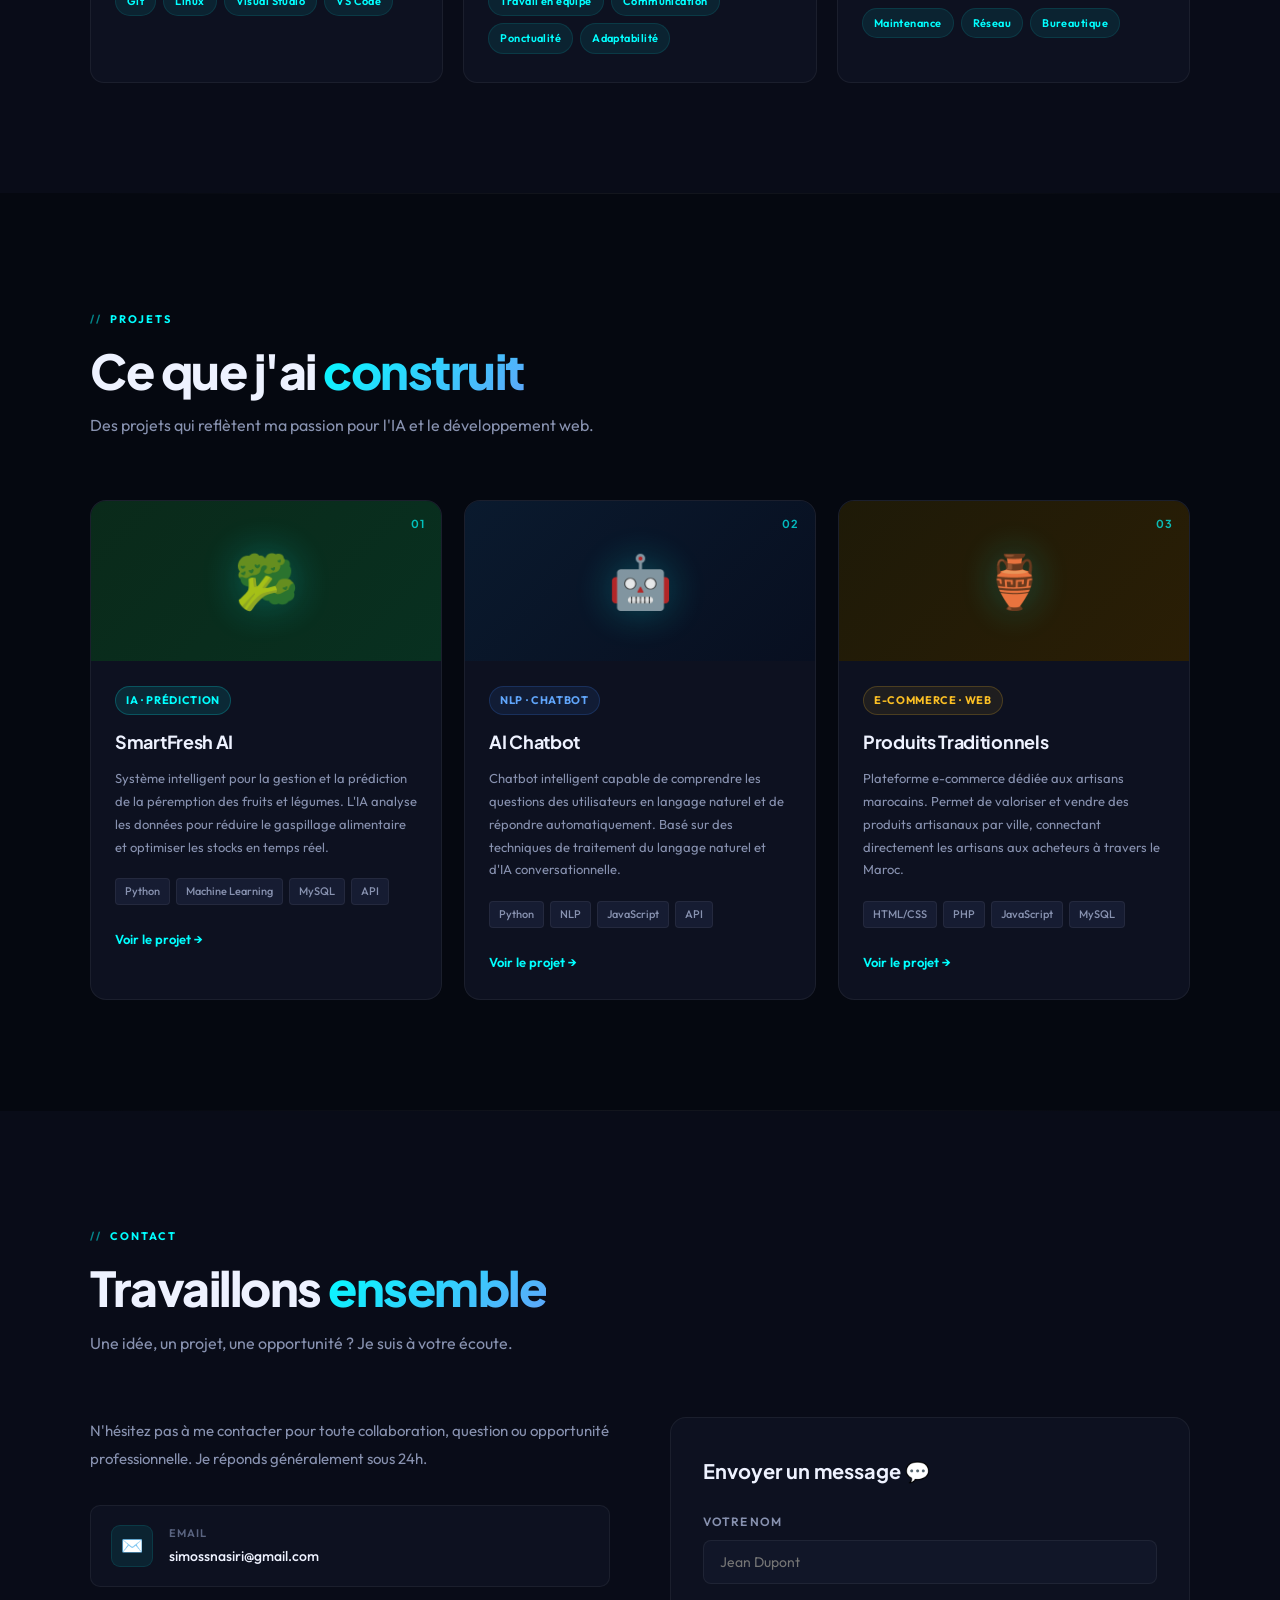
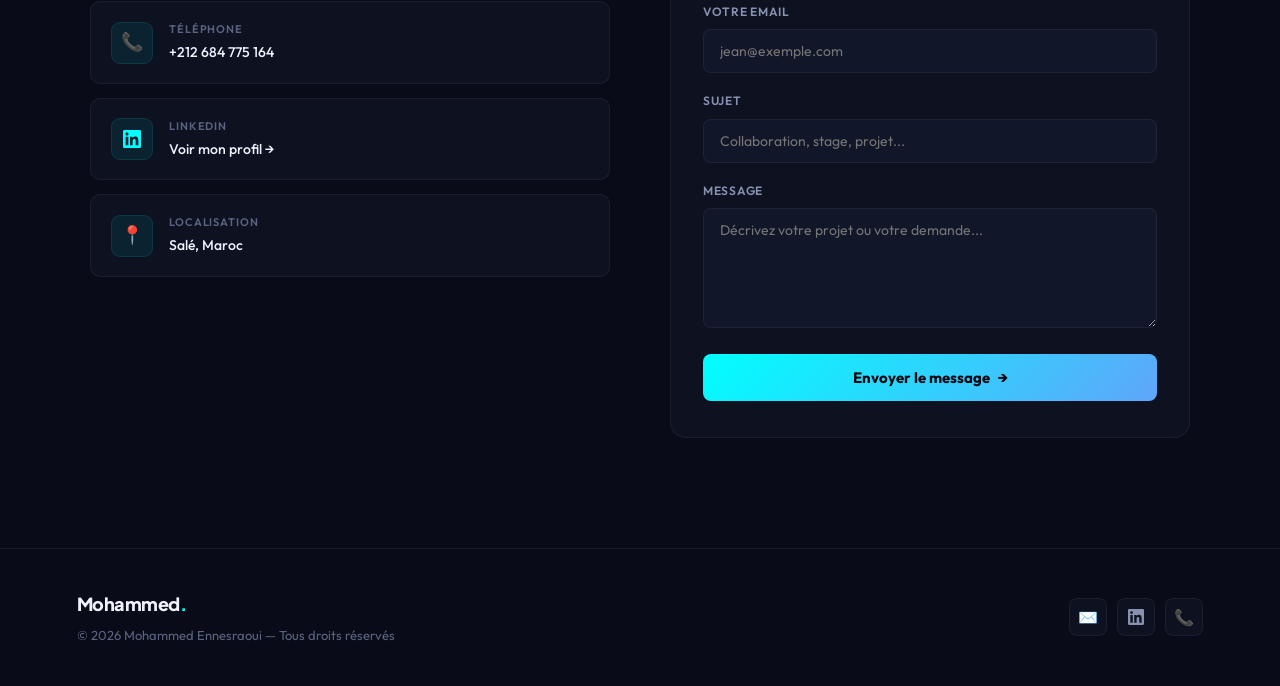
<file: mohammed_ennesraoui.html>
<!DOCTYPE html>
<html lang="fr">
<head>
<meta charset="UTF-8">
<meta name="viewport" content="width=device-width, initial-scale=1.0">
<title>Mohammed Ennesraoui — Portfolio</title>
<link href="https://fonts.googleapis.com/css2?family=Plus+Jakarta+Sans:wght@300;400;500;600;700;800&family=Outfit:wght@300;400;500;600;700&display=swap" rel="stylesheet">
<style>
/* ═══════════════════════════════════════════
   VARIABLES & RESET
═══════════════════════════════════════════ */
:root{
  --bg:#050810;
  --bg2:#090c18;
  --surface:#0d1120;
  --surface2:#111628;
  --surface3:#161c32;
  --teal:#0ff;
  --teal2:#00e5e5;
  --teal-dim:rgba(0,255,255,.08);
  --teal-glow:rgba(0,255,255,.18);
  --blue:#3b82f6;
  --white:#eef2ff;
  --muted:#5a6480;
  --muted2:#8892b0;
  --border:rgba(0,255,255,.1);
  --border2:rgba(255,255,255,.06);
  --display:'Plus Jakarta Sans',sans-serif;
  --body:'Outfit',sans-serif;
  --radius:10px;
}
*,*::before,*::after{margin:0;padding:0;box-sizing:border-box}
html{scroll-behavior:smooth;font-size:16px}
body{
  background:var(--bg);
  color:var(--white);
  font-family:var(--body);
  font-weight:400;
  line-height:1.7;
  overflow-x:hidden;
  -webkit-font-smoothing:antialiased;
}

/* ═══════════════════════════════════════════
   SCROLLBAR
═══════════════════════════════════════════ */
::-webkit-scrollbar{width:4px}
::-webkit-scrollbar-track{background:var(--bg)}
::-webkit-scrollbar-thumb{background:var(--teal);border-radius:2px}

/* ═══════════════════════════════════════════
   CANVAS BACKGROUND
═══════════════════════════════════════════ */
#canvas{position:fixed;top:0;left:0;width:100%;height:100%;z-index:0;pointer-events:none;opacity:.55}

/* ═══════════════════════════════════════════
   CUSTOM CURSOR
═══════════════════════════════════════════ */
.cursor-dot{position:fixed;width:6px;height:6px;background:var(--teal);border-radius:50%;pointer-events:none;z-index:9999;transform:translate(-50%,-50%);transition:transform .15s;box-shadow:0 0 8px var(--teal)}
.cursor-ring{position:fixed;width:32px;height:32px;border:1px solid rgba(0,255,255,.4);border-radius:50%;pointer-events:none;z-index:9998;transform:translate(-50%,-50%);transition:width .4s,height .4s,opacity .4s,left .08s,top .08s}

/* ═══════════════════════════════════════════
   NAVIGATION
═══════════════════════════════════════════ */
#navbar{
  position:fixed;top:0;left:0;right:0;z-index:500;
  padding:0 6%;
  display:flex;justify-content:space-between;align-items:center;
  height:72px;
  background:rgba(5,8,16,.85);
  backdrop-filter:blur(20px);
  border-bottom:1px solid var(--border2);
  transition:background .4s,box-shadow .4s;
}
#navbar.scrolled{background:rgba(5,8,16,.97);box-shadow:0 4px 40px rgba(0,0,0,.5)}
.nav-logo{
  font-family:var(--display);font-weight:800;font-size:22px;
  text-decoration:none;color:var(--white);letter-spacing:-1px;
  display:flex;align-items:center;gap:3px;
}
.nav-logo .dot{color:var(--teal);text-shadow:0 0 12px var(--teal)}
.nav-menu{display:flex;gap:4px;list-style:none}
.nav-menu a{
  color:var(--muted2);text-decoration:none;
  font-size:13px;font-weight:500;letter-spacing:.04em;
  padding:8px 14px;border-radius:6px;
  transition:color .3s,background .3s;
}
.nav-menu a:hover,.nav-menu a.active{color:var(--teal);background:var(--teal-dim)}
.nav-cta{
  display:flex;align-items:center;gap:10px;
}
.btn-nav{
  display:inline-flex;align-items:center;gap:7px;
  padding:9px 20px;border-radius:7px;font-size:13px;font-weight:600;
  text-decoration:none;transition:all .3s;cursor:pointer;border:none;font-family:var(--body);
}
.btn-outline-sm{
  border:1px solid var(--border);color:var(--teal);background:transparent;
}
.btn-outline-sm:hover{background:var(--teal-dim);border-color:var(--teal);box-shadow:0 0 16px var(--teal-glow)}
.hamburger{display:none;flex-direction:column;gap:5px;cursor:pointer;padding:6px;background:none;border:none}
.hamburger span{display:block;width:22px;height:2px;background:var(--white);border-radius:2px;transition:all .3s}

/* ═══════════════════════════════════════════
   MOBILE NAV DRAWER
═══════════════════════════════════════════ */
.mobile-nav{
  position:fixed;top:72px;left:0;right:0;bottom:0;
  background:rgba(5,8,16,.98);z-index:499;
  display:flex;flex-direction:column;align-items:center;justify-content:center;gap:8px;
  transform:translateX(100%);transition:transform .4s cubic-bezier(.77,0,.18,1);
}
.mobile-nav.open{transform:translateX(0)}
.mobile-nav a{
  font-family:var(--display);font-size:28px;font-weight:700;
  color:var(--white);text-decoration:none;padding:10px;
  transition:color .3s;
}
.mobile-nav a:hover{color:var(--teal)}

/* ═══════════════════════════════════════════
   HERO
═══════════════════════════════════════════ */
#accueil{
  min-height:100vh;
  display:flex;align-items:center;
  padding:72px 6% 0;
  position:relative;z-index:1;
}
.hero-inner{
  display:grid;grid-template-columns:1fr 1fr;
  gap:60px;align-items:center;
  width:100%;max-width:1200px;margin:0 auto;
}
.hero-left{}
.hero-badge{
  display:inline-flex;align-items:center;gap:8px;
  padding:7px 14px;border-radius:30px;
  border:1px solid var(--border);background:var(--teal-dim);
  font-size:12px;font-weight:600;color:var(--teal);letter-spacing:.06em;
  text-transform:uppercase;margin-bottom:28px;
  opacity:0;animation:slideUp .7s .1s forwards;
}
.hero-badge .dot-pulse{
  width:7px;height:7px;background:var(--teal);border-radius:50%;
  animation:dotPulse 2s infinite;box-shadow:0 0 6px var(--teal);
}
.hero-title{
  font-family:var(--display);
  font-size:clamp(44px,6vw,76px);
  font-weight:800;line-height:.95;
  letter-spacing:-2.5px;
  margin-bottom:20px;
  opacity:0;animation:slideUp .8s .25s forwards;
}
.hero-title .name-line{display:block}
.hero-title .accent{
  background:linear-gradient(135deg,var(--teal),#60a5fa);
  -webkit-background-clip:text;-webkit-text-fill-color:transparent;background-clip:text;
}
.hero-subtitle{
  font-size:18px;font-weight:300;color:var(--muted2);
  line-height:1.75;max-width:480px;margin-bottom:36px;
  opacity:0;animation:slideUp .8s .4s forwards;
}
.hero-subtitle strong{color:var(--white);font-weight:600}
.hero-typed{
  font-size:16px;color:var(--muted2);margin-bottom:40px;
  opacity:0;animation:slideUp .8s .5s forwards;
  min-height:26px;
}
.hero-typed .typed-text{color:var(--teal);font-weight:600}
.hero-typed .cursor-blink{
  display:inline-block;width:2px;height:18px;
  background:var(--teal);margin-left:2px;vertical-align:middle;
  animation:blink .8s infinite;
}
.hero-actions{
  display:flex;gap:14px;flex-wrap:wrap;
  opacity:0;animation:slideUp .8s .6s forwards;
}
.btn-primary{
  display:inline-flex;align-items:center;gap:8px;
  padding:14px 28px;border-radius:8px;
  background:linear-gradient(135deg,var(--teal),#60a5fa);
  color:#050810;font-weight:700;font-size:14px;
  text-decoration:none;border:none;cursor:pointer;font-family:var(--body);
  transition:transform .2s,box-shadow .3s,filter .3s;
  box-shadow:0 6px 30px rgba(0,255,255,.2);
}
.btn-primary:hover{transform:translateY(-3px);box-shadow:0 12px 40px rgba(0,255,255,.35);filter:brightness(1.08)}
.btn-secondary{
  display:inline-flex;align-items:center;gap:8px;
  padding:14px 28px;border-radius:8px;
  border:1px solid var(--border);color:var(--white);
  background:var(--surface);font-size:14px;font-weight:600;
  text-decoration:none;cursor:pointer;font-family:var(--body);
  transition:all .3s;
}
.btn-secondary:hover{border-color:var(--teal);color:var(--teal);background:var(--teal-dim);box-shadow:0 4px 20px var(--teal-glow)}
/* Hero right — visual card */
.hero-right{
  opacity:0;animation:slideRight .9s .4s forwards;
  display:flex;justify-content:center;
}
.profile-card{
  position:relative;width:360px;
  background:var(--surface);
  border:1px solid var(--border);border-radius:20px;
  padding:36px 32px;
  box-shadow:0 30px 80px rgba(0,0,0,.5),0 0 0 1px rgba(0,255,255,.04);
}
.profile-card::before{
  content:'';position:absolute;inset:-1px;border-radius:21px;
  background:linear-gradient(135deg,rgba(0,255,255,.15),transparent,rgba(59,130,246,.08));
  z-index:-1;
}
.pc-avatar{
  width:80px;height:80px;border-radius:50%;
  background:linear-gradient(135deg,var(--teal),#3b82f6);
  display:flex;align-items:center;justify-content:center;
  font-family:var(--display);font-size:28px;font-weight:800;
  color:#050810;margin-bottom:18px;
  box-shadow:0 0 0 4px var(--surface),0 0 0 5px rgba(0,255,255,.2);
}
.pc-name{font-family:var(--display);font-size:20px;font-weight:700;margin-bottom:4px}
.pc-role{font-size:13px;color:var(--teal);font-weight:500;margin-bottom:20px}
.pc-stats{display:grid;grid-template-columns:1fr 1fr;gap:12px;margin-bottom:24px}
.pc-stat{
  background:var(--surface2);border-radius:8px;padding:14px;
  border:1px solid var(--border2);text-align:center;
}
.pc-stat .val{font-family:var(--display);font-size:22px;font-weight:800;color:var(--teal)}
.pc-stat .lbl{font-size:11px;color:var(--muted2);font-weight:500}
.pc-skills{display:flex;flex-wrap:wrap;gap:7px}
.pc-skill{
  font-size:11px;font-weight:600;padding:5px 11px;
  border-radius:20px;background:var(--surface3);
  border:1px solid var(--border);color:var(--muted2);
  letter-spacing:.04em;
}
.pc-deco{
  position:absolute;top:-20px;right:-20px;
  width:80px;height:80px;border-radius:50%;
  background:radial-gradient(var(--teal-glow),transparent 70%);
  pointer-events:none;
}

/* Scroll indicator */
.scroll-hint{
  position:absolute;bottom:36px;left:50%;transform:translateX(-50%);
  display:flex;flex-direction:column;align-items:center;gap:8px;
  font-size:11px;letter-spacing:.14em;text-transform:uppercase;color:var(--muted);
  opacity:0;animation:fadeIn .8s 1.4s forwards;
}
.scroll-mouse{
  width:22px;height:34px;border:1.5px solid var(--muted);
  border-radius:12px;display:flex;justify-content:center;padding-top:6px;
}
.scroll-wheel{
  width:3px;height:7px;background:var(--teal);border-radius:2px;
  animation:scrollDown 1.8s infinite;
}

/* ═══════════════════════════════════════════
   SECTION BASE
═══════════════════════════════════════════ */
.section{padding:110px 6%;position:relative;z-index:1}
.section-alt{background:var(--bg2)}
.section-inner{max-width:1100px;margin:0 auto}
.section-tag{
  display:inline-flex;align-items:center;gap:8px;
  font-size:11px;font-weight:700;letter-spacing:.18em;text-transform:uppercase;
  color:var(--teal);margin-bottom:16px;
}
.section-tag::before{content:'//';opacity:.5}
.section-title{
  font-family:var(--display);
  font-size:clamp(32px,5vw,48px);
  font-weight:800;letter-spacing:-1.5px;
  line-height:1.1;color:var(--white);
  margin-bottom:14px;
}
.section-title span{
  background:linear-gradient(135deg,var(--teal),#60a5fa);
  -webkit-background-clip:text;-webkit-text-fill-color:transparent;background-clip:text;
}
.section-sub{font-size:16px;color:var(--muted2);max-width:540px;line-height:1.8}

/* ═══════════════════════════════════════════
   ABOUT
═══════════════════════════════════════════ */
.about-grid{
  display:grid;grid-template-columns:1.1fr 1fr;
  gap:70px;align-items:start;margin-top:60px;
}
.about-text p{color:var(--muted2);font-size:15px;line-height:1.95;margin-bottom:16px}
.about-text p strong{color:var(--white);font-weight:600}
.timeline-mini{margin-top:32px;display:flex;flex-direction:column;gap:0}
.tmi{display:flex;gap:20px;padding-bottom:28px;position:relative}
.tmi::before{
  content:'';position:absolute;left:9px;top:22px;bottom:0;
  width:1px;background:var(--border2);
}
.tmi:last-child::before{display:none}
.tmi:last-child{padding-bottom:0}
.tmi-dot{
  flex-shrink:0;width:19px;height:19px;border-radius:50%;
  border:2px solid var(--teal);background:var(--bg);
  margin-top:3px;position:relative;z-index:1;
}
.tmi-active .tmi-dot{background:var(--teal);box-shadow:0 0 10px var(--teal)}
.tmi-body{}
.tmi-year{font-size:12px;color:var(--teal);font-weight:600;margin-bottom:3px}
.tmi-title{font-size:14px;font-weight:600;color:var(--white);margin-bottom:2px}
.tmi-place{font-size:12px;color:var(--muted2)}
.about-right{display:flex;flex-direction:column;gap:14px}
.info-card{
  background:var(--surface);border:1px solid var(--border2);
  border-radius:var(--radius);padding:20px 22px;
  display:flex;align-items:center;gap:16px;
  transition:border-color .3s,transform .3s,box-shadow .3s;
}
.info-card:hover{border-color:var(--border);transform:translateX(6px);box-shadow:-4px 0 20px var(--teal-glow)}
.ic-icon{
  width:44px;height:44px;border-radius:10px;
  background:var(--teal-dim);border:1px solid var(--border);
  display:flex;align-items:center;justify-content:center;font-size:20px;flex-shrink:0;
}
.ic-text .ic-title{font-size:14px;font-weight:600;color:var(--white);margin-bottom:2px}
.ic-text .ic-sub{font-size:12px;color:var(--muted2)}

/* ═══════════════════════════════════════════
   COMPETENCES
═══════════════════════════════════════════ */
.skills-grid{
  display:grid;grid-template-columns:repeat(3,1fr);
  gap:20px;margin-top:60px;
}
.skill-card{
  background:var(--surface);border:1px solid var(--border2);
  border-radius:14px;padding:28px 24px;
  position:relative;overflow:hidden;
  transition:border-color .4s,transform .3s,box-shadow .4s;
  cursor:default;
}
.skill-card::before{
  content:'';position:absolute;top:0;left:0;right:0;height:3px;
  background:linear-gradient(90deg,var(--teal),#3b82f6);
  transform:scaleX(0);transform-origin:left;
  transition:transform .4s;
}
.skill-card:hover{
  border-color:var(--border);
  transform:translateY(-6px);
  box-shadow:0 20px 50px rgba(0,0,0,.4),0 0 0 1px rgba(0,255,255,.06);
}
.skill-card:hover::before{transform:scaleX(1)}
.sk-icon{font-size:32px;margin-bottom:16px}
.sk-title{font-family:var(--display);font-size:17px;font-weight:700;color:var(--white);margin-bottom:8px}
.sk-desc{font-size:13px;color:var(--muted2);line-height:1.7;margin-bottom:18px}
.sk-tags{display:flex;flex-wrap:wrap;gap:7px}
.sk-tag{
  font-size:11px;font-weight:600;letter-spacing:.04em;
  padding:5px 11px;border-radius:20px;
  background:var(--teal-dim);border:1px solid var(--border);
  color:var(--teal);
}

/* ═══════════════════════════════════════════
   PROJETS
═══════════════════════════════════════════ */
.projects-grid{
  display:grid;grid-template-columns:repeat(3,1fr);
  gap:22px;margin-top:60px;
}
.project-card{
  background:var(--surface);border:1px solid var(--border2);
  border-radius:16px;overflow:hidden;
  transition:transform .3s,box-shadow .4s,border-color .4s;
}
.project-card:hover{
  transform:translateY(-8px);
  box-shadow:0 24px 60px rgba(0,0,0,.5),0 0 0 1px rgba(0,255,255,.08);
  border-color:var(--border);
}
.pc-banner{
  height:160px;position:relative;overflow:hidden;
  display:flex;align-items:center;justify-content:center;
}
.pc-banner-1{background:linear-gradient(135deg,#0a2a1a,#083020)}
.pc-banner-2{background:linear-gradient(135deg,#0a1a2e,#080f20)}
.pc-banner-3{background:linear-gradient(135deg,#1e1a08,#2a1e05)}
.pc-icon{
  font-size:52px;opacity:.9;
  filter:drop-shadow(0 0 20px rgba(0,255,255,.3));
}
.pc-num{
  position:absolute;top:14px;right:16px;
  font-family:var(--display);font-size:11px;font-weight:700;
  color:var(--teal);letter-spacing:.1em;opacity:.7;
}
.pc-body{padding:24px}
.pc-badge{
  display:inline-block;font-size:11px;font-weight:700;
  letter-spacing:.06em;text-transform:uppercase;
  padding:4px 10px;border-radius:20px;
  margin-bottom:12px;
}
.badge-ai{background:rgba(0,255,255,.1);color:var(--teal);border:1px solid rgba(0,255,255,.2)}
.badge-nlp{background:rgba(59,130,246,.1);color:#60a5fa;border:1px solid rgba(59,130,246,.2)}
.badge-ecom{background:rgba(251,191,36,.08);color:#fbbf24;border:1px solid rgba(251,191,36,.2)}
.pc-title{font-family:var(--display);font-size:18px;font-weight:700;color:var(--white);margin-bottom:10px;letter-spacing:-.3px}
.pc-desc{font-size:13px;color:var(--muted2);line-height:1.75;margin-bottom:20px}
.pc-tech{display:flex;flex-wrap:wrap;gap:6px;margin-bottom:20px}
.pc-tech span{
  font-size:11px;padding:3px 9px;border-radius:4px;
  background:var(--surface3);border:1px solid var(--border2);
  color:var(--muted2);font-weight:500;
}
.pc-btn{
  display:inline-flex;align-items:center;gap:6px;
  font-size:13px;font-weight:600;color:var(--teal);
  text-decoration:none;padding:0;background:none;border:none;cursor:pointer;
  font-family:var(--body);transition:gap .3s;
}
.pc-btn:hover{gap:10px}

/* ═══════════════════════════════════════════
   CONTACT
═══════════════════════════════════════════ */
.contact-wrap{
  display:grid;grid-template-columns:1fr 1fr;
  gap:60px;align-items:start;margin-top:60px;
}
.contact-info{}
.contact-info p{color:var(--muted2);font-size:15px;line-height:1.85;margin-bottom:32px}
.contact-items{display:flex;flex-direction:column;gap:14px}
.citem{
  display:flex;align-items:center;gap:16px;
  padding:18px 20px;border-radius:var(--radius);
  background:var(--surface);border:1px solid var(--border2);
  text-decoration:none;
  transition:border-color .3s,box-shadow .3s,transform .3s;
}
.citem:hover{border-color:var(--border);box-shadow:0 4px 20px var(--teal-glow);transform:translateX(4px)}
.ci-icon{
  width:42px;height:42px;border-radius:9px;
  background:var(--teal-dim);border:1px solid var(--border);
  display:flex;align-items:center;justify-content:center;
  font-size:18px;flex-shrink:0;
}
.ci-content .ci-label{font-size:11px;color:var(--muted);text-transform:uppercase;letter-spacing:.08em;font-weight:600;margin-bottom:2px}
.ci-content .ci-value{font-size:14px;color:var(--white);font-weight:500}
/* Form */
.contact-form{
  background:var(--surface);border:1px solid var(--border2);
  border-radius:16px;padding:36px 32px;
}
.form-title{font-family:var(--display);font-size:20px;font-weight:700;margin-bottom:24px;color:var(--white)}
.form-group{margin-bottom:18px}
.form-label{display:block;font-size:12px;font-weight:600;color:var(--muted2);letter-spacing:.06em;text-transform:uppercase;margin-bottom:7px}
.form-input{
  width:100%;padding:12px 16px;border-radius:8px;
  background:var(--surface2);border:1px solid var(--border2);
  color:var(--white);font-family:var(--body);font-size:14px;
  transition:border-color .3s,box-shadow .3s;outline:none;
}
.form-input:focus{border-color:var(--teal);box-shadow:0 0 0 3px rgba(0,255,255,.08)}
textarea.form-input{min-height:120px;resize:vertical}
.form-btn{
  width:100%;padding:14px;border-radius:8px;
  background:linear-gradient(135deg,var(--teal),#60a5fa);
  color:#050810;font-weight:700;font-size:15px;
  border:none;cursor:pointer;font-family:var(--body);
  transition:filter .3s,transform .2s,box-shadow .3s;
  display:flex;align-items:center;justify-content:center;gap:8px;
}
.form-btn:hover{filter:brightness(1.1);transform:translateY(-2px);box-shadow:0 8px 30px rgba(0,255,255,.3)}
.form-success{
  display:none;text-align:center;padding:20px;
  color:var(--teal);font-weight:600;font-size:15px;
}

/* ═══════════════════════════════════════════
   FOOTER
═══════════════════════════════════════════ */
footer{
  position:relative;z-index:1;
  background:var(--bg2);
  border-top:1px solid var(--border2);
  padding:40px 6%;
  display:flex;justify-content:space-between;align-items:center;flex-wrap:wrap;gap:16px;
}
.footer-left .fl-name{font-family:var(--display);font-size:18px;font-weight:800;letter-spacing:-.5px;margin-bottom:4px}
.footer-left .fl-name span{color:var(--teal)}
.footer-left .fl-copy{font-size:13px;color:var(--muted)}
.footer-links{display:flex;gap:10px}
.footer-link{
  width:38px;height:38px;border-radius:8px;
  border:1px solid var(--border2);background:var(--surface);
  display:flex;align-items:center;justify-content:center;
  text-decoration:none;color:var(--muted2);font-size:16px;
  transition:border-color .3s,color .3s,box-shadow .3s;
}
.footer-link:hover{border-color:var(--teal);color:var(--teal);box-shadow:0 0 14px var(--teal-glow)}

/* ═══════════════════════════════════════════
   BACK TO TOP
═══════════════════════════════════════════ */
#btt{
  position:fixed;bottom:28px;right:28px;z-index:300;
  width:44px;height:44px;border-radius:50%;
  background:var(--teal);color:#050810;border:none;cursor:pointer;
  display:flex;align-items:center;justify-content:center;font-size:18px;
  box-shadow:0 4px 20px rgba(0,255,255,.35);
  opacity:0;transform:translateY(20px);
  transition:opacity .4s,transform .4s,filter .3s;
}
#btt.visible{opacity:1;transform:translateY(0)}
#btt:hover{filter:brightness(1.15)}

/* ═══════════════════════════════════════════
   DIVIDER
═══════════════════════════════════════════ */
.divider{
  height:1px;max-width:1100px;margin:0 auto;
  background:linear-gradient(to right,transparent,var(--border2),transparent);
}

/* ═══════════════════════════════════════════
   REVEAL ANIMATION
═══════════════════════════════════════════ */
.reveal{opacity:0;transform:translateY(32px);transition:opacity .85s ease,transform .85s ease}
.reveal.vis{opacity:1;transform:translateY(0)}
.reveal-left{opacity:0;transform:translateX(-40px);transition:opacity .85s ease,transform .85s ease}
.reveal-left.vis{opacity:1;transform:translateX(0)}
.reveal-right{opacity:0;transform:translateX(40px);transition:opacity .85s ease,transform .85s ease}
.reveal-right.vis{opacity:1;transform:translateX(0)}
.d1{transition-delay:.1s}.d2{transition-delay:.2s}.d3{transition-delay:.3s}
.d4{transition-delay:.4s}.d5{transition-delay:.5s}.d6{transition-delay:.6s}

/* ═══════════════════════════════════════════
   KEYFRAMES
═══════════════════════════════════════════ */
@keyframes slideUp{from{opacity:0;transform:translateY(28px)}to{opacity:1;transform:translateY(0)}}
@keyframes slideRight{from{opacity:0;transform:translateX(40px)}to{opacity:1;transform:translateX(0)}}
@keyframes fadeIn{from{opacity:0}to{opacity:1}}
@keyframes blink{0%,100%{opacity:1}50%{opacity:0}}
@keyframes dotPulse{0%,100%{opacity:1;box-shadow:0 0 6px var(--teal)}50%{opacity:.6;box-shadow:0 0 12px var(--teal)}}
@keyframes scrollDown{0%{transform:translateY(0);opacity:1}70%{transform:translateY(12px);opacity:0}100%{transform:translateY(0);opacity:0}}
@keyframes float{0%,100%{transform:translateY(0)}50%{transform:translateY(-12px)}}
.float{animation:float 5s ease-in-out infinite}

/* ═══════════════════════════════════════════
   RESPONSIVE
═══════════════════════════════════════════ */
@media(max-width:1024px){
  .hero-inner{grid-template-columns:1fr;gap:48px}
  .hero-right{display:none}
  .about-grid{grid-template-columns:1fr;gap:48px}
  .skills-grid{grid-template-columns:1fr 1fr}
  .projects-grid{grid-template-columns:1fr 1fr}
  .contact-wrap{grid-template-columns:1fr}
}
@media(max-width:768px){
  .nav-menu,.nav-cta{display:none}
  .hamburger{display:flex}
  .section{padding:80px 5%}
  .skills-grid{grid-template-columns:1fr}
  .projects-grid{grid-template-columns:1fr}
  .hero-title{letter-spacing:-1.5px}
  footer{flex-direction:column;text-align:center}
}
@media(max-width:480px){
  .hero-actions{flex-direction:column}
  .btn-primary,.btn-secondary{width:100%;justify-content:center}
}
</style>
</head>
<body>

<!-- Canvas particles -->
<canvas id="canvas"></canvas>

<!-- Cursors -->
<div class="cursor-dot" id="cdot"></div>
<div class="cursor-ring" id="cring"></div>

<!-- Back to top -->
<button id="btt" onclick="window.scrollTo({top:0,behavior:'smooth'})">↑</button>

<!-- ══════════ NAVBAR ══════════ -->
<nav id="navbar">
  <a href="#accueil" class="nav-logo">ME<span class="dot">.</span></a>
  <ul class="nav-menu">
    <li><a href="#accueil">Accueil</a></li>
    <li><a href="#about">À propos</a></li>
    <li><a href="#competences">Compétences</a></li>
    <li><a href="#projets">Projets</a></li>
    <li><a href="#contact">Contact</a></li>
  </ul>
  <div class="nav-cta">
    <a href="https://www.linkedin.com/in/mohammed-ennesraoui-56b9bb251/" target="_blank" class="btn-nav btn-outline-sm">
      <svg width="14" height="14" viewBox="0 0 24 24" fill="currentColor"><path d="M20.447 20.452h-3.554v-5.569c0-1.328-.027-3.037-1.852-3.037-1.853 0-2.136 1.445-2.136 2.939v5.667H9.351V9h3.414v1.561h.046c.477-.9 1.637-1.85 3.37-1.85 3.601 0 4.267 2.37 4.267 5.455v6.286zM5.337 7.433c-1.144 0-2.063-.926-2.063-2.065 0-1.138.92-2.063 2.063-2.063 1.14 0 2.064.925 2.064 2.063 0 1.139-.925 2.065-2.064 2.065zm1.782 13.019H3.555V9h3.564v11.452zM22.225 0H1.771C.792 0 0 .774 0 1.729v20.542C0 23.227.792 24 1.771 24h20.451C23.2 24 24 23.227 24 22.271V1.729C24 .774 23.2 0 22.222 0h.003z"/></svg>
      LinkedIn
    </a>
  </div>
  <button class="hamburger" id="ham" aria-label="Menu">
    <span></span><span></span><span></span>
  </button>
</nav>

<!-- Mobile nav -->
<div class="mobile-nav" id="mobileNav">
  <a href="#accueil" class="mn-link">Accueil</a>
  <a href="#about" class="mn-link">À propos</a>
  <a href="#competences" class="mn-link">Compétences</a>
  <a href="#projets" class="mn-link">Projets</a>
  <a href="#contact" class="mn-link">Contact</a>
</div>

<!-- ══════════ HERO / ACCUEIL ══════════ -->
<section id="accueil">
  <div class="hero-inner">
    <div class="hero-left">
      <div class="hero-badge">
        <span class="dot-pulse"></span>
        Disponible pour opportunités
      </div>
      <h1 class="hero-title">
        <span class="name-line">Mohammed</span>
        <span class="name-line accent">Ennesraoui</span>
      </h1>
      <p class="hero-subtitle">
        <strong>Développeur Web & AI Enthusiast</strong> basé à Salé, Maroc.<br>
        Je crée des applications web modernes et des systèmes intelligents.
      </p>
      <div class="hero-typed">
        Je travaille sur&nbsp;<span class="typed-text" id="typedEl"></span><span class="cursor-blink"></span>
      </div>
      <div class="hero-actions">
        <a href="#projets" class="btn-primary">
          <span>🚀</span> Voir mes projets
        </a>
        <a href="#contact" class="btn-secondary">
          <span>✉️</span> Me contacter
        </a>
        <a href="https://www.linkedin.com/in/mohammed-ennesraoui-56b9bb251/" target="_blank" class="btn-secondary">
          <svg width="15" height="15" viewBox="0 0 24 24" fill="currentColor"><path d="M20.447 20.452h-3.554v-5.569c0-1.328-.027-3.037-1.852-3.037-1.853 0-2.136 1.445-2.136 2.939v5.667H9.351V9h3.414v1.561h.046c.477-.9 1.637-1.85 3.37-1.85 3.601 0 4.267 2.37 4.267 5.455v6.286zM5.337 7.433c-1.144 0-2.063-.926-2.063-2.065 0-1.138.92-2.063 2.063-2.063 1.14 0 2.064.925 2.064 2.063 0 1.139-.925 2.065-2.064 2.065zm1.782 13.019H3.555V9h3.564v11.452zM22.225 0H1.771C.792 0 0 .774 0 1.729v20.542C0 23.227.792 24 1.771 24h20.451C23.2 24 24 23.227 24 22.271V1.729C24 .774 23.2 0 22.222 0h.003z"/></svg>
          LinkedIn
        </a>
      </div>
    </div>

    <div class="hero-right">
      <div class="profile-card float">
        <div class="pc-deco"></div>
        <div class="pc-avatar">ME</div>
        <div class="pc-name">Mohammed Ennesraoui</div>
        <div class="pc-role">Développeur Web & AI</div>
        <div class="pc-stats">
          <div class="pc-stat"><div class="val">3+</div><div class="lbl">Projets</div></div>
          <div class="pc-stat"><div class="val">2</div><div class="lbl">Stages</div></div>
          <div class="pc-stat"><div class="val">6+</div><div class="lbl">Langages</div></div>
          <div class="pc-stat"><div class="val">3</div><div class="lbl">Langues</div></div>
        </div>
        <div class="pc-skills">
          <span class="pc-skill">Python</span>
          <span class="pc-skill">JavaScript</span>
          <span class="pc-skill">AI / ML</span>
          <span class="pc-skill">MySQL</span>
          <span class="pc-skill">n8n</span>
          <span class="pc-skill">Scrum</span>
        </div>
      </div>
    </div>
  </div>

  <div class="scroll-hint">
    <div class="scroll-mouse"><div class="scroll-wheel"></div></div>
    Défiler
  </div>
</section>

<!-- ══════════ À PROPOS ══════════ -->
<section id="about" class="section">
  <div class="section-inner">
    <div class="section-tag reveal">À propos</div>
    <h2 class="section-title reveal d1">Qui suis-je <span>vraiment ?</span></h2>
    <p class="section-sub reveal d2">Un développeur passionné, curieux et toujours en quête d'apprentissage.</p>

    <div class="about-grid">
      <div>
        <div class="about-text reveal-left d1">
          <p>Je suis <strong>Mohammed Ennesraoui</strong>, étudiant en <strong>Licence SMI (Sciences Mathématiques et Informatique)</strong> à l'Université Ibn Tofail de Kénitra, après avoir obtenu mon <strong>DEUG SMI en 2025</strong> et mon <strong>BTS Développement des Systèmes d'Information en 2024</strong>.</p>
          <p>Passionné par le <strong>développement web</strong>, l'<strong>intelligence artificielle</strong> et les <strong>systèmes automatisés</strong>, je m'engage à concevoir des solutions numériques efficaces, modernes et à fort impact. Mon parcours combine rigueur académique et expériences pratiques concrètes.</p>
          <p>Reconnu pour mon <strong>sérieux, ma ponctualité</strong> et mon <strong>esprit d'équipe</strong>, je m'adapte facilement à des environnements dynamiques et j'apprends en continu.</p>
        </div>

        <div class="timeline-mini">
          <div class="tmi tmi-active reveal d2">
            <div class="tmi-dot"></div>
            <div class="tmi-body">
              <div class="tmi-year">2026 — En cours</div>
              <div class="tmi-title">Licence SMI</div>
              <div class="tmi-place">Université Ibn Tofail — Kénitra</div>
            </div>
          </div>
          <div class="tmi reveal d3">
            <div class="tmi-dot"></div>
            <div class="tmi-body">
              <div class="tmi-year">2025</div>
              <div class="tmi-title">DEUG SMI</div>
              <div class="tmi-place">Université Ibn Tofail — Kénitra</div>
            </div>
          </div>
          <div class="tmi reveal d4">
            <div class="tmi-dot"></div>
            <div class="tmi-body">
              <div class="tmi-year">2024</div>
              <div class="tmi-title">BTS Développement des Systèmes d'Information</div>
              <div class="tmi-place">Lycée Ibn Sina — Kénitra</div>
            </div>
          </div>
          <div class="tmi reveal d5">
            <div class="tmi-dot"></div>
            <div class="tmi-body">
              <div class="tmi-year">2022</div>
              <div class="tmi-title">Baccalauréat Sciences &amp; Technologies Mécaniques</div>
              <div class="tmi-place">Lycée Al-Farabi — Salé</div>
            </div>
          </div>
        </div>
      </div>

      <div class="about-right reveal-right d2">
        <div class="info-card">
          <div class="ic-icon">📍</div>
          <div class="ic-text"><div class="ic-title">Localisation</div><div class="ic-sub">Salé, Maroc</div></div>
        </div>
        <div class="info-card">
          <div class="ic-icon">🎓</div>
          <div class="ic-text"><div class="ic-title">Formation actuelle</div><div class="ic-sub">Licence SMI — en cours 2026</div></div>
        </div>
        <div class="info-card">
          <div class="ic-icon">🌐</div>
          <div class="ic-text"><div class="ic-title">Langues</div><div class="ic-sub">Arabe · Français · Anglais</div></div>
        </div>
        <div class="info-card">
          <div class="ic-icon">💼</div>
          <div class="ic-text"><div class="ic-title">Expériences</div><div class="ic-sub">Ministère des Finances · CRMEF Kénitra</div></div>
        </div>
        <div class="info-card">
          <div class="ic-icon">🎯</div>
          <div class="ic-text"><div class="ic-title">Objectif</div><div class="ic-sub">Développement Web · IA · Automatisation</div></div>
        </div>
        <div class="info-card">
          <div class="ic-icon">⚡</div>
          <div class="ic-text"><div class="ic-title">Statut</div><div class="ic-sub">Ouvert aux opportunités professionnelles</div></div>
        </div>
      </div>
    </div>
  </div>
</section>

<div class="divider"></div>

<!-- ══════════ COMPÉTENCES ══════════ -->
<section id="competences" class="section section-alt">
  <div class="section-inner">
    <div class="section-tag reveal">Compétences</div>
    <h2 class="section-title reveal d1">Mon <span>arsenal technique</span></h2>
    <p class="section-sub reveal d2">Chaque compétence est un outil concret au service de projets réels.</p>

    <div class="skills-grid">

      <div class="skill-card reveal d1">
        <div class="sk-icon">⚙️</div>
        <div class="sk-title">Programmation</div>
        <div class="sk-desc">Utilisés pour développer des applications robustes, résoudre des problèmes algorithmiques complexes et concevoir des logiciels performants.</div>
        <div class="sk-tags">
          <span class="sk-tag">C</span>
          <span class="sk-tag">Java</span>
          <span class="sk-tag">C++</span>
          <span class="sk-tag">Python</span>
        </div>
      </div>

      <div class="skill-card reveal d2">
        <div class="sk-icon">🌐</div>
        <div class="sk-title">Développement Web</div>
        <div class="sk-desc">Utilisés pour créer des sites web interactifs, dynamiques et responsives, du front-end visuel au back-end fonctionnel.</div>
        <div class="sk-tags">
          <span class="sk-tag">HTML</span>
          <span class="sk-tag">CSS</span>
          <span class="sk-tag">JavaScript</span>
          <span class="sk-tag">PHP</span>
        </div>
      </div>

      <div class="skill-card reveal d3">
        <div class="sk-icon">🗄️</div>
        <div class="sk-title">Bases de données</div>
        <div class="sk-desc">Utilisés pour concevoir, gérer, stocker et interroger efficacement des données structurées au sein d'applications.</div>
        <div class="sk-tags">
          <span class="sk-tag">MySQL</span>
          <span class="sk-tag">SQL Server</span>
        </div>
      </div>

      <div class="skill-card reveal d1">
        <div class="sk-icon">🤖</div>
        <div class="sk-title">Intelligence Artificielle</div>
        <div class="sk-desc">Utilisée pour concevoir des systèmes capables d'apprendre, de prédire et de s'adapter — chatbots, prédiction, traitement du langage naturel.</div>
        <div class="sk-tags">
          <span class="sk-tag">Machine Learning</span>
          <span class="sk-tag">NLP</span>
          <span class="sk-tag">Chatbot</span>
        </div>
      </div>

      <div class="skill-card reveal d2">
        <div class="sk-icon">📋</div>
        <div class="sk-title">Gestion de projet Agile</div>
        <div class="sk-desc">Utilisés pour planifier, suivre et livrer des projets en équipe de façon itérative et collaborative, avec des sprints et des backlogs clairs.</div>
        <div class="sk-tags">
          <span class="sk-tag">Jira</span>
          <span class="sk-tag">Agile</span>
          <span class="sk-tag">Scrum</span>
        </div>
      </div>

      <div class="skill-card reveal d3">
        <div class="sk-icon">⚡</div>
        <div class="sk-title">Automatisation (n8n)</div>
        <div class="sk-desc">Utilisé pour connecter des services, automatiser des workflows répétitifs et créer des intégrations no-code/low-code entre applications.</div>
        <div class="sk-tags">
          <span class="sk-tag">n8n</span>
          <span class="sk-tag">Workflows</span>
          <span class="sk-tag">API</span>
        </div>
      </div>

      <div class="skill-card reveal d1">
        <div class="sk-icon">🛠️</div>
        <div class="sk-title">Outils &amp; Environnement</div>
        <div class="sk-desc">Utilisés pour le développement quotidien : gestion de versions du code, travail en environnement Linux et édition dans des IDE professionnels.</div>
        <div class="sk-tags">
          <span class="sk-tag">Git</span>
          <span class="sk-tag">Linux</span>
          <span class="sk-tag">Visual Studio</span>
          <span class="sk-tag">VS Code</span>
        </div>
      </div>

      <div class="skill-card reveal d2">
        <div class="sk-icon">🤝</div>
        <div class="sk-title">Compétences humaines</div>
        <div class="sk-desc">Essentielles pour collaborer efficacement, livrer dans les délais, comprendre les besoins et s'intégrer dans n'importe quelle équipe.</div>
        <div class="sk-tags">
          <span class="sk-tag">Travail en équipe</span>
          <span class="sk-tag">Communication</span>
          <span class="sk-tag">Ponctualité</span>
          <span class="sk-tag">Adaptabilité</span>
        </div>
      </div>

      <div class="skill-card reveal d3">
        <div class="sk-icon">🖥️</div>
        <div class="sk-title">Maintenance &amp; Réseau</div>
        <div class="sk-desc">Acquises lors de mon stage au Ministère des Finances : diagnostic, réparation matérielle et suivi du parc informatique en environnement professionnel.</div>
        <div class="sk-tags">
          <span class="sk-tag">Maintenance</span>
          <span class="sk-tag">Réseau</span>
          <span class="sk-tag">Bureautique</span>
        </div>
      </div>

    </div>
  </div>
</section>

<div class="divider"></div>

<!-- ══════════ PROJETS ══════════ -->
<section id="projets" class="section">
  <div class="section-inner">
    <div class="section-tag reveal">Projets</div>
    <h2 class="section-title reveal d1">Ce que j'ai <span>construit</span></h2>
    <p class="section-sub reveal d2">Des projets qui reflètent ma passion pour l'IA et le développement web.</p>

    <div class="projects-grid">

      <div class="project-card reveal d1">
        <div class="pc-banner pc-banner-1">
          <div class="pc-icon">🥦</div>
          <div class="pc-num">01</div>
        </div>
        <div class="pc-body">
          <span class="pc-badge badge-ai">IA · Prédiction</span>
          <div class="pc-title">SmartFresh AI</div>
          <div class="pc-desc">Système intelligent pour la gestion et la prédiction de la péremption des fruits et légumes. L'IA analyse les données pour réduire le gaspillage alimentaire et optimiser les stocks en temps réel.</div>
          <div class="pc-tech">
            <span>Python</span><span>Machine Learning</span><span>MySQL</span><span>API</span>
          </div>
          <button class="pc-btn">Voir le projet →</button>
        </div>
      </div>

      <div class="project-card reveal d2">
        <div class="pc-banner pc-banner-2">
          <div class="pc-icon">🤖</div>
          <div class="pc-num">02</div>
        </div>
        <div class="pc-body">
          <span class="pc-badge badge-nlp">NLP · Chatbot</span>
          <div class="pc-title">AI Chatbot</div>
          <div class="pc-desc">Chatbot intelligent capable de comprendre les questions des utilisateurs en langage naturel et de répondre automatiquement. Basé sur des techniques de traitement du langage naturel et d'IA conversationnelle.</div>
          <div class="pc-tech">
            <span>Python</span><span>NLP</span><span>JavaScript</span><span>API</span>
          </div>
          <button class="pc-btn">Voir le projet →</button>
        </div>
      </div>

      <div class="project-card reveal d3">
        <div class="pc-banner pc-banner-3">
          <div class="pc-icon">🏺</div>
          <div class="pc-num">03</div>
        </div>
        <div class="pc-body">
          <span class="pc-badge badge-ecom">E-Commerce · Web</span>
          <div class="pc-title">Produits Traditionnels</div>
          <div class="pc-desc">Plateforme e-commerce dédiée aux artisans marocains. Permet de valoriser et vendre des produits artisanaux par ville, connectant directement les artisans aux acheteurs à travers le Maroc.</div>
          <div class="pc-tech">
            <span>HTML/CSS</span><span>PHP</span><span>JavaScript</span><span>MySQL</span>
          </div>
          <button class="pc-btn">Voir le projet →</button>
        </div>
      </div>

    </div>
  </div>
</section>

<div class="divider"></div>

<!-- ══════════ CONTACT ══════════ -->
<section id="contact" class="section section-alt">
  <div class="section-inner">
    <div class="section-tag reveal">Contact</div>
    <h2 class="section-title reveal d1">Travaillons <span>ensemble</span></h2>
    <p class="section-sub reveal d2">Une idée, un projet, une opportunité ? Je suis à votre écoute.</p>

    <div class="contact-wrap">
      <div class="contact-info">
        <p class="reveal d2">N'hésitez pas à me contacter pour toute collaboration, question ou opportunité professionnelle. Je réponds généralement sous 24h.</p>

        <div class="contact-items">
          <a href="mailto:simossnasiri@gmail.com" class="citem reveal d2">
            <div class="ci-icon">✉️</div>
            <div class="ci-content">
              <div class="ci-label">Email</div>
              <div class="ci-value">simossnasiri@gmail.com</div>
            </div>
          </a>
          <a href="tel:+212684775164" class="citem reveal d3">
            <div class="ci-icon">📞</div>
            <div class="ci-content">
              <div class="ci-label">Téléphone</div>
              <div class="ci-value">+212 684 775 164</div>
            </div>
          </a>
          <a href="https://www.linkedin.com/in/mohammed-ennesraoui-56b9bb251/" target="_blank" class="citem reveal d4">
            <div class="ci-icon">
              <svg width="18" height="18" viewBox="0 0 24 24" fill="#0ff"><path d="M20.447 20.452h-3.554v-5.569c0-1.328-.027-3.037-1.852-3.037-1.853 0-2.136 1.445-2.136 2.939v5.667H9.351V9h3.414v1.561h.046c.477-.9 1.637-1.85 3.37-1.85 3.601 0 4.267 2.37 4.267 5.455v6.286zM5.337 7.433c-1.144 0-2.063-.926-2.063-2.065 0-1.138.92-2.063 2.063-2.063 1.14 0 2.064.925 2.064 2.063 0 1.139-.925 2.065-2.064 2.065zm1.782 13.019H3.555V9h3.564v11.452zM22.225 0H1.771C.792 0 0 .774 0 1.729v20.542C0 23.227.792 24 1.771 24h20.451C23.2 24 24 23.227 24 22.271V1.729C24 .774 23.2 0 22.222 0h.003z"/></svg>
            </div>
            <div class="ci-content">
              <div class="ci-label">LinkedIn</div>
              <div class="ci-value">Voir mon profil →</div>
            </div>
          </a>
          <div class="citem reveal d5" style="cursor:default">
            <div class="ci-icon">📍</div>
            <div class="ci-content">
              <div class="ci-label">Localisation</div>
              <div class="ci-value">Salé, Maroc</div>
            </div>
          </div>
        </div>
      </div>

      <div class="contact-form reveal-right d2">
        <div class="form-title">Envoyer un message 💬</div>
        <div id="formWrap">
          <div class="form-group">
            <label class="form-label">Votre nom</label>
            <input type="text" class="form-input" id="fname" placeholder="Jean Dupont">
          </div>
          <div class="form-group">
            <label class="form-label">Votre email</label>
            <input type="email" class="form-input" id="femail" placeholder="jean@exemple.com">
          </div>
          <div class="form-group">
            <label class="form-label">Sujet</label>
            <input type="text" class="form-input" id="fsubject" placeholder="Collaboration, stage, projet...">
          </div>
          <div class="form-group">
            <label class="form-label">Message</label>
            <textarea class="form-input" id="fmessage" placeholder="Décrivez votre projet ou votre demande..."></textarea>
          </div>
          <button class="form-btn" onclick="submitForm()">
            <span>Envoyer le message</span> <span>→</span>
          </button>
        </div>
        <div class="form-success" id="formSuccess">
          ✅ Merci ! Votre message a bien été envoyé. Je vous réponds très vite.
        </div>
      </div>
    </div>
  </div>
</section>

<!-- ══════════ FOOTER ══════════ -->
<footer>
  <div class="footer-left">
    <div class="fl-name">Mohammed<span>.</span></div>
    <div class="fl-copy">© 2026 Mohammed Ennesraoui — Tous droits réservés</div>
  </div>
  <div class="footer-links">
    <a href="mailto:simossnasiri@gmail.com" class="footer-link" title="Email">✉️</a>
    <a href="https://www.linkedin.com/in/mohammed-ennesraoui-56b9bb251/" target="_blank" class="footer-link" title="LinkedIn">
      <svg width="16" height="16" viewBox="0 0 24 24" fill="currentColor"><path d="M20.447 20.452h-3.554v-5.569c0-1.328-.027-3.037-1.852-3.037-1.853 0-2.136 1.445-2.136 2.939v5.667H9.351V9h3.414v1.561h.046c.477-.9 1.637-1.85 3.37-1.85 3.601 0 4.267 2.37 4.267 5.455v6.286zM5.337 7.433c-1.144 0-2.063-.926-2.063-2.065 0-1.138.92-2.063 2.063-2.063 1.14 0 2.064.925 2.064 2.063 0 1.139-.925 2.065-2.064 2.065zm1.782 13.019H3.555V9h3.564v11.452zM22.225 0H1.771C.792 0 0 .774 0 1.729v20.542C0 23.227.792 24 1.771 24h20.451C23.2 24 24 23.227 24 22.271V1.729C24 .774 23.2 0 22.222 0h.003z"/></svg>
    </a>
    <a href="tel:+212684775164" class="footer-link" title="Téléphone">📞</a>
  </div>
</footer>

<!-- ══════════ JAVASCRIPT ══════════ -->
<script>
/* ── CANVAS PARTICLES ── */
(function(){
  const canvas = document.getElementById('canvas');
  const ctx = canvas.getContext('2d');
  let W, H, particles = [], mouse = {x:null,y:null};
  const N = 80;

  function resize(){
    W = canvas.width = window.innerWidth;
    H = canvas.height = window.innerHeight;
  }
  resize();
  window.addEventListener('resize', resize);

  function Particle(){
    this.x = Math.random()*W;
    this.y = Math.random()*H;
    this.vx = (Math.random()-.5)*.4;
    this.vy = (Math.random()-.5)*.4;
    this.r = Math.random()*1.5+.5;
    this.alpha = Math.random()*.5+.1;
  }

  for(let i=0;i<N;i++) particles.push(new Particle());

  function draw(){
    ctx.clearRect(0,0,W,H);
    for(let i=0;i<N;i++){
      const p = particles[i];
      p.x += p.vx; p.y += p.vy;
      if(p.x<0||p.x>W) p.vx*=-1;
      if(p.y<0||p.y>H) p.vy*=-1;

      ctx.beginPath();
      ctx.arc(p.x,p.y,p.r,0,Math.PI*2);
      ctx.fillStyle = `rgba(0,255,255,${p.alpha})`;
      ctx.fill();

      for(let j=i+1;j<N;j++){
        const q = particles[j];
        const d = Math.hypot(p.x-q.x,p.y-q.y);
        if(d<120){
          ctx.beginPath();
          ctx.moveTo(p.x,p.y);
          ctx.lineTo(q.x,q.y);
          ctx.strokeStyle = `rgba(0,255,255,${.12*(1-d/120)})`;
          ctx.lineWidth = .5;
          ctx.stroke();
        }
      }
    }
    requestAnimationFrame(draw);
  }
  draw();
})();

/* ── CURSOR ── */
const cdot = document.getElementById('cdot');
const cring = document.getElementById('cring');
let mx=0,my=0,rx=0,ry=0;
document.addEventListener('mousemove',e=>{
  mx=e.clientX; my=e.clientY;
  cdot.style.left=mx+'px'; cdot.style.top=my+'px';
});
(function animRing(){
  rx+=(mx-rx)*.12; ry+=(my-ry)*.12;
  cring.style.left=rx+'px'; cring.style.top=ry+'px';
  requestAnimationFrame(animRing);
})();
document.querySelectorAll('a,button,.skill-card,.project-card,.info-card,.citem').forEach(el=>{
  el.addEventListener('mouseenter',()=>{cring.style.width='52px';cring.style.height='52px';cring.style.opacity='.6';});
  el.addEventListener('mouseleave',()=>{cring.style.width='32px';cring.style.height='32px';cring.style.opacity='.4';});
});

/* ── TYPED TEXT ── */
const phrases = ['des apps web modernes','des systèmes IA','l\'automatisation n8n','des solutions Agile/Scrum','des bases de données robustes'];
let pi=0,ci=0,deleting=false;
const typedEl = document.getElementById('typedEl');
function type(){
  const phrase = phrases[pi];
  if(!deleting){
    typedEl.textContent = phrase.substring(0,ci+1);
    ci++;
    if(ci===phrase.length){ deleting=true; setTimeout(type,1600); return; }
  } else {
    typedEl.textContent = phrase.substring(0,ci-1);
    ci--;
    if(ci===0){ deleting=false; pi=(pi+1)%phrases.length; }
  }
  setTimeout(type, deleting?50:70);
}
setTimeout(type,1000);

/* ── NAVBAR ── */
window.addEventListener('scroll',()=>{
  const nb = document.getElementById('navbar');
  nb.classList.toggle('scrolled',window.scrollY>40);
  document.getElementById('btt').classList.toggle('visible',window.scrollY>400);
  // Active link
  const secs = ['accueil','about','competences','projets','contact'];
  let cur='accueil';
  secs.forEach(id=>{
    const el=document.getElementById(id);
    if(el&&window.scrollY>=el.offsetTop-120) cur=id;
  });
  document.querySelectorAll('.nav-menu a').forEach(a=>{
    a.classList.toggle('active',a.getAttribute('href')==='#'+cur);
  });
});

/* ── MOBILE NAV ── */
const ham = document.getElementById('ham');
const mobileNav = document.getElementById('mobileNav');
let menuOpen=false;
ham.addEventListener('click',()=>{
  menuOpen=!menuOpen;
  mobileNav.classList.toggle('open',menuOpen);
  const spans=ham.querySelectorAll('span');
  if(menuOpen){
    spans[0].style.transform='translateY(7px) rotate(45deg)';
    spans[1].style.opacity='0';
    spans[2].style.transform='translateY(-7px) rotate(-45deg)';
  } else {
    spans.forEach(s=>{s.style.transform='';s.style.opacity='';});
  }
});
document.querySelectorAll('.mn-link').forEach(a=>{
  a.addEventListener('click',()=>{
    menuOpen=false;mobileNav.classList.remove('open');
    ham.querySelectorAll('span').forEach(s=>{s.style.transform='';s.style.opacity='';});
  });
});

/* ── REVEAL ON SCROLL ── */
const obs = new IntersectionObserver(entries=>{
  entries.forEach(e=>{ if(e.isIntersecting) e.target.classList.add('vis'); });
},{threshold:.1});
document.querySelectorAll('.reveal,.reveal-left,.reveal-right').forEach(el=>obs.observe(el));

/* ── FORM ── */
function submitForm(){
  const name=document.getElementById('fname').value.trim();
  const email=document.getElementById('femail').value.trim();
  const msg=document.getElementById('fmessage').value.trim();
  if(!name||!email||!msg){
    alert('Veuillez remplir les champs obligatoires.');
    return;
  }
  document.getElementById('formWrap').style.display='none';
  document.getElementById('formSuccess').style.display='block';
}
</script>
</body>
</html>
</file>
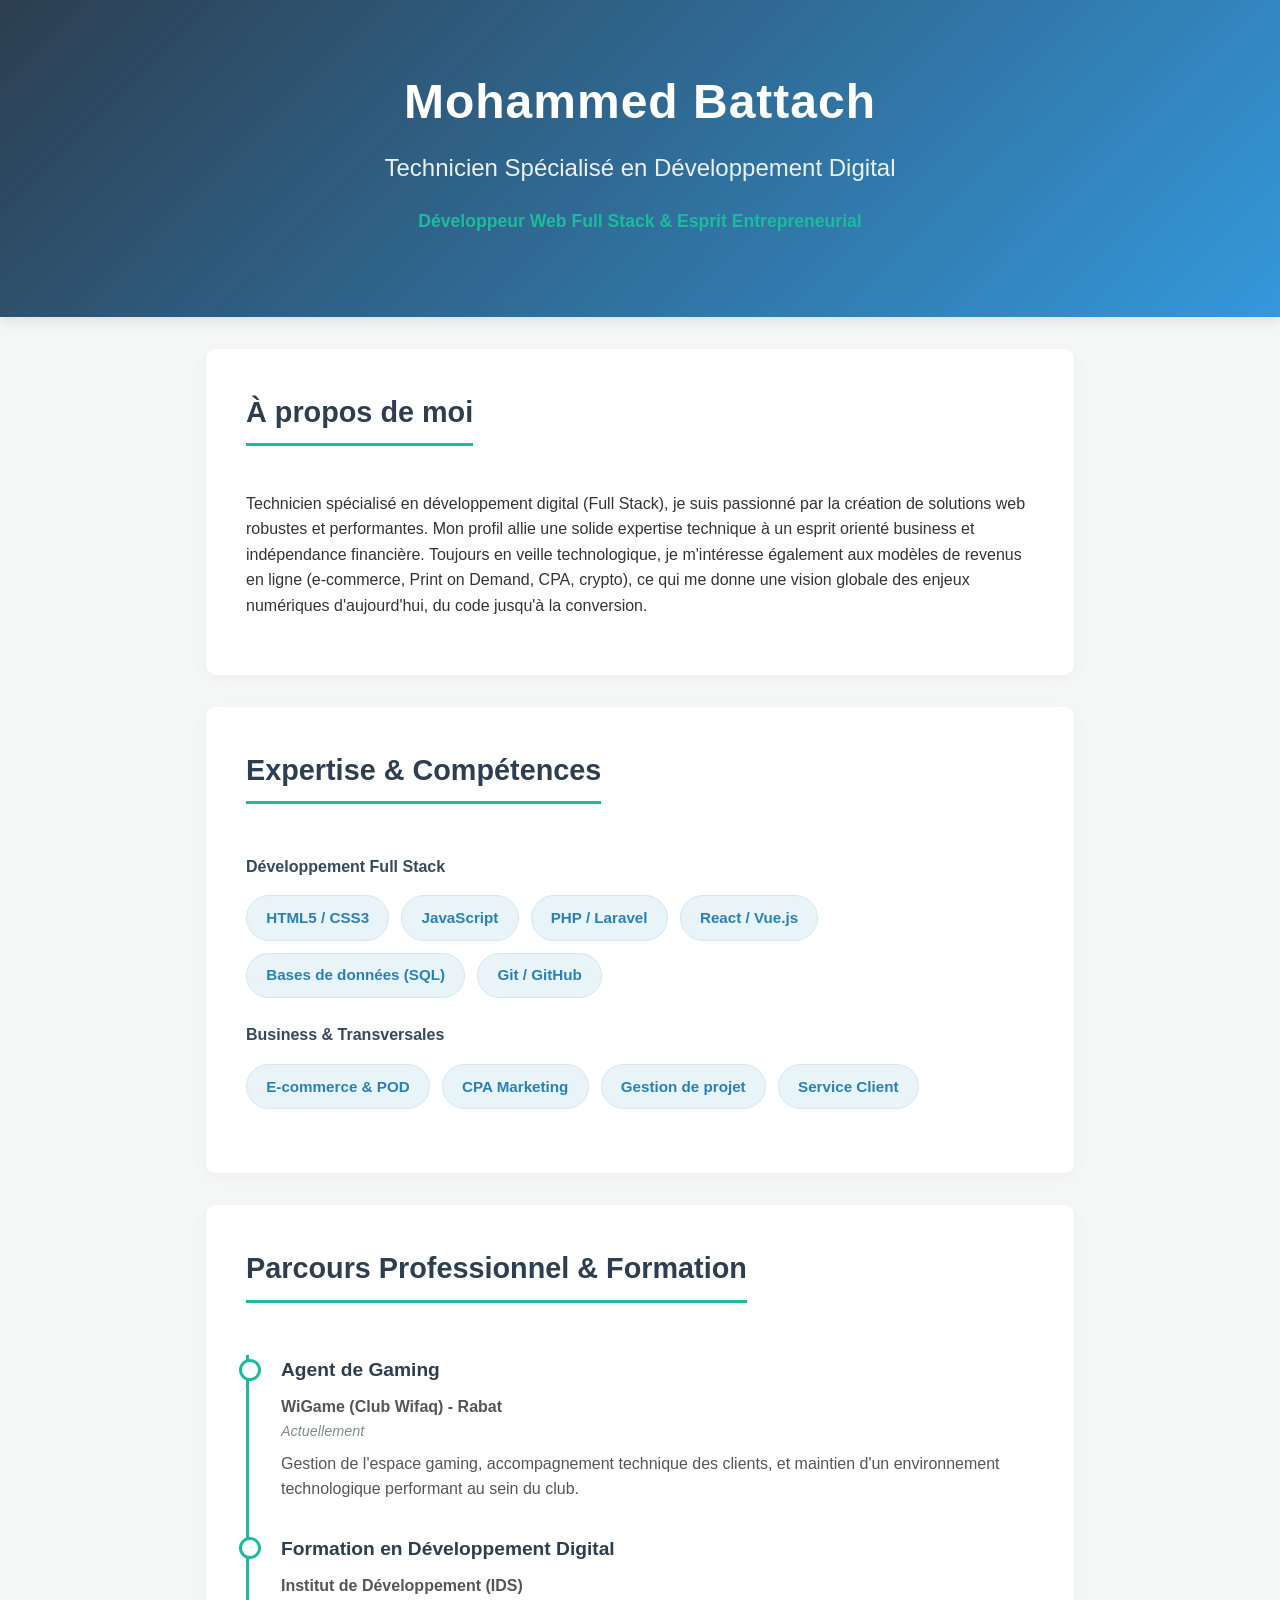
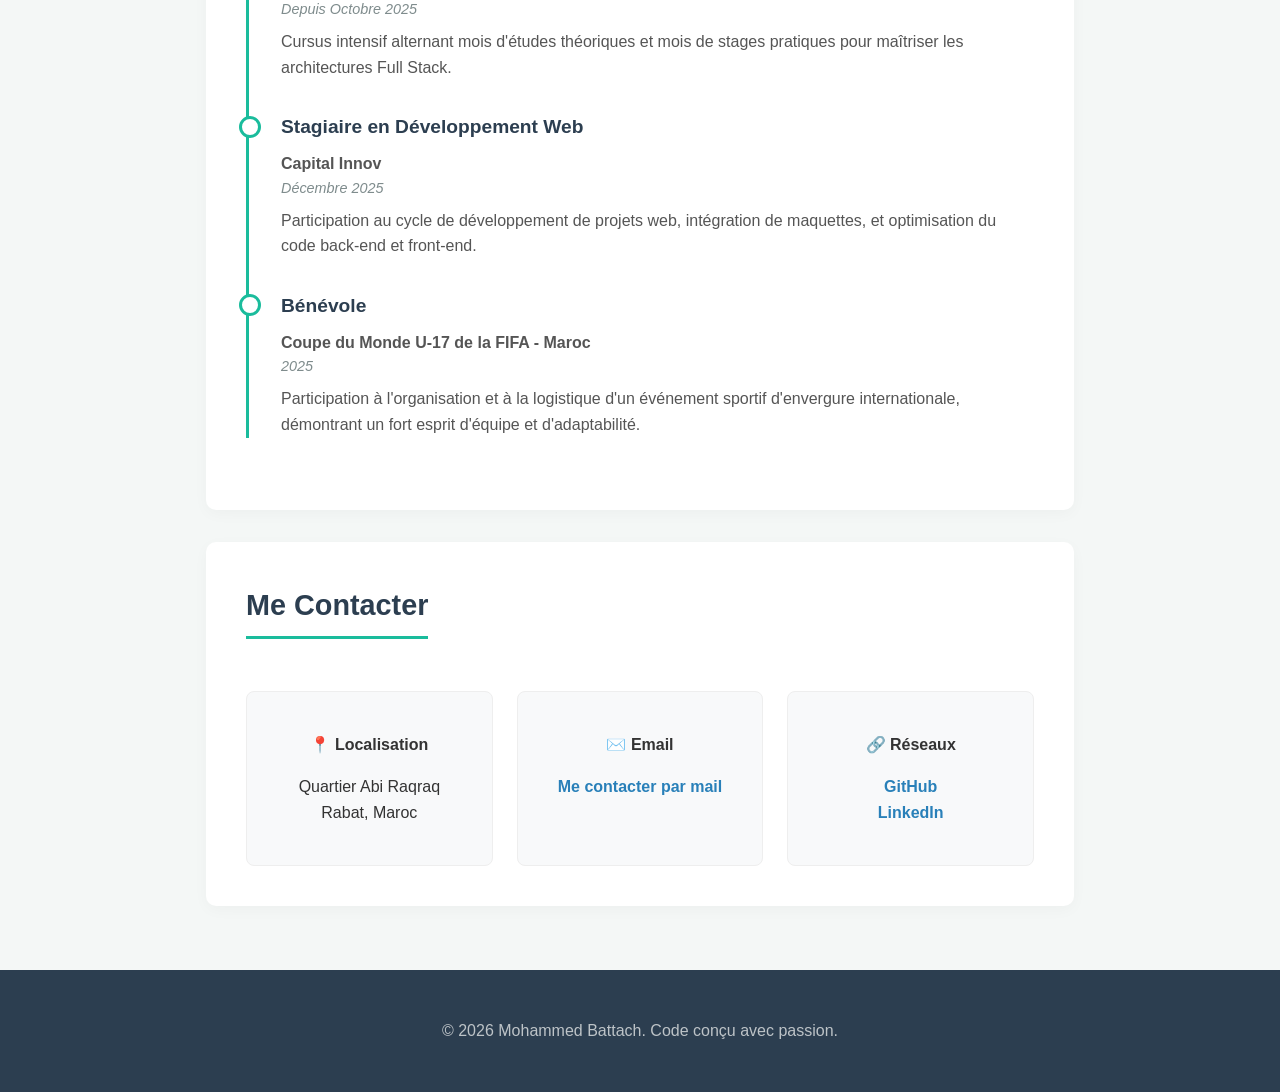
<file: Portfolio.html>
<!DOCTYPE html>
<html lang="fr">
<head>
    <meta charset="UTF-8">
    <meta name="viewport" content="width=device-width, initial-scale=1.0">
    <title>Portfolio | Mohammed Battach - Full Stack Developer</title>
    <style>
        /* Styles de base et Reset */
        * { box-sizing: border-box; }
        body { 
            font-family: 'Segoe UI', Roboto, Helvetica, Arial, sans-serif; 
            margin: 0; 
            padding: 0; 
            background-color: #f4f7f6; 
            color: #333; 
            line-height: 1.6; 
        }
        
        /* En-tête (Hero Section) */
        header { 
            background: linear-gradient(135deg, #2c3e50, #3498db); 
            color: #fff; 
            padding: 4rem 1rem; 
            text-align: center; 
            box-shadow: 0 4px 12px rgba(0,0,0,0.1);
        }
        header h1 { margin: 0; font-size: 3rem; font-weight: 700; letter-spacing: 1px; }
        header h2 { font-size: 1.5rem; margin-top: 0.5rem; color: #ecf0f1; font-weight: 400; }
        header p.tagline { margin-top: 1rem; font-size: 1.1rem; color: #1abc9c; font-weight: 600; }
        
        /* Conteneur principal */
        .container {
            max-width: 900px;
            margin: 0 auto;
            padding: 0 1rem;
        }

        /* Sections */
        section { 
            padding: 2.5rem 2.5rem; 
            margin: 2rem 0; 
            background: #fff; 
            border-radius: 10px;
            box-shadow: 0 4px 15px rgba(0,0,0,0.03);
            transition: transform 0.3s ease;
        }
        section:hover { transform: translateY(-2px); }
        
        h3.section-title { 
            border-bottom: 3px solid #1abc9c; 
            padding-bottom: 0.5rem; 
            color: #2c3e50;
            margin-top: 0;
            font-size: 1.8rem;
            display: inline-block;
        }
        
        /* Grille des Compétences */
        .skills-category { margin-bottom: 1.5rem; }
        .skills-category h4 { margin-bottom: 0.5rem; color: #34495e; }
        .skills-list { 
            list-style: none; 
            padding: 0; 
            display: flex; 
            flex-wrap: wrap; 
            gap: 12px; 
        }
        .skills-list li { 
            background: #e8f4f8; 
            color: #2980b9;
            padding: 0.6rem 1.2rem; 
            border-radius: 25px; 
            font-weight: 600; 
            font-size: 0.95rem;
            border: 1px solid #d4e6f1;
        }
        
        /* Timeline Expériences */
        .timeline { position: relative; padding-left: 2rem; border-left: 3px solid #1abc9c; margin-top: 1.5rem; }
        .experience-item { margin-bottom: 2rem; position: relative; }
        .experience-item::before {
            content: '';
            position: absolute;
            left: -2.65rem;
            top: 0.2rem;
            width: 16px;
            height: 16px;
            background: #fff;
            border: 3px solid #1abc9c;
            border-radius: 50%;
        }
        .experience-item h4 { margin: 0 0 0.2rem 0; color: #2c3e50; font-size: 1.2rem; }
        .experience-subtitle { font-weight: 600; color: #34495e; margin: 0; }
        .experience-date { font-style: italic; color: #7f8c8d; font-size: 0.9rem; margin-bottom: 0.5rem; display: block; }
        .experience-item p { margin-top: 0.5rem; color: #555; }
        
        /* Contact & Pied de page */
        .contact-grid {
            display: grid;
            grid-template-columns: repeat(auto-fit, minmax(200px, 1fr));
            gap: 1.5rem;
            margin-top: 1.5rem;
        }
        .contact-card {
            background: #f8f9fa;
            padding: 1.5rem;
            border-radius: 8px;
            text-align: center;
            border: 1px solid #eee;
        }
        .contact-card a { color: #2980b9; text-decoration: none; font-weight: bold; }
        .contact-card a:hover { text-decoration: underline; color: #1abc9c; }
        
        footer { 
            background: #2c3e50; 
            color: #bdc3c7; 
            text-align: center; 
            padding: 2rem 0; 
            margin-top: 4rem; 
        }
    </style>
</head>
<body>

    <header>
        <h1>Mohammed Battach</h1>
        <h2>Technicien Spécialisé en Développement Digital</h2>
        <p class="tagline">Développeur Web Full Stack & Esprit Entrepreneurial</p>
    </header>

    <div class="container">
        <section id="a-propos">
            <h3 class="section-title">À propos de moi</h3>
            <p>Technicien spécialisé en développement digital (Full Stack), je suis passionné par la création de solutions web robustes et performantes. Mon profil allie une solide expertise technique à un esprit orienté business et indépendance financière. Toujours en veille technologique, je m'intéresse également aux modèles de revenus en ligne (e-commerce, Print on Demand, CPA, crypto), ce qui me donne une vision globale des enjeux numériques d'aujourd'hui, du code jusqu'à la conversion.</p>
        </section>

        <section id="competences">
            <h3 class="section-title">Expertise & Compétences</h3>
            
            <div class="skills-category">
                <h4>Développement Full Stack</h4>
                <ul class="skills-list">
                    <li>HTML5 / CSS3</li>
                    <li>JavaScript</li>
                    <li>PHP / Laravel</li>
                    <li>React / Vue.js</li>
                    <li>Bases de données (SQL)</li>
                    <li>Git / GitHub</li>
                </ul>
            </div>

            <div class="skills-category">
                <h4>Business & Transversales</h4>
                <ul class="skills-list">
                    <li>E-commerce & POD</li>
                    <li>CPA Marketing</li>
                    <li>Gestion de projet</li>
                    <li>Service Client</li>
                </ul>
            </div>
        </section>

        <section id="experience">
            <h3 class="section-title">Parcours Professionnel & Formation</h3>
            
            <div class="timeline">
                
                <div class="experience-item">
                    <h4>Agent de Gaming</h4>
                    <p class="experience-subtitle">WiGame (Club Wifaq) - Rabat</p>
                    <span class="experience-date">Actuellement</span>
                    <p>Gestion de l'espace gaming, accompagnement technique des clients, et maintien d'un environnement technologique performant au sein du club.</p>
                </div>

                <div class="experience-item">
                    <h4>Formation en Développement Digital</h4>
                    <p class="experience-subtitle">Institut de Développement (IDS)</p>
                    <span class="experience-date">Depuis Octobre 2025</span>
                    <p>Cursus intensif alternant mois d'études théoriques et mois de stages pratiques pour maîtriser les architectures Full Stack.</p>
                </div>

                <div class="experience-item">
                    <h4>Stagiaire en Développement Web</h4>
                    <p class="experience-subtitle">Capital Innov</p>
                    <span class="experience-date">Décembre 2025</span>
                    <p>Participation au cycle de développement de projets web, intégration de maquettes, et optimisation du code back-end et front-end.</p>
                </div>

                <div class="experience-item">
                    <h4>Bénévole</h4>
                    <p class="experience-subtitle">Coupe du Monde U-17 de la FIFA - Maroc</p>
                    <span class="experience-date">2025</span>
                    <p>Participation à l'organisation et à la logistique d'un événement sportif d'envergure internationale, démontrant un fort esprit d'équipe et d'adaptabilité.</p>
                </div>

            </div>
        </section>

        <section id="contact">
            <h3 class="section-title">Me Contacter</h3>
            <div class="contact-grid">
                <div class="contact-card">
                    <p>📍 <strong>Localisation</strong></p>
                    <p>Quartier Abi Raqraq<br>Rabat, Maroc</p>
                </div>
                <div class="contact-card">
                    <p>✉️ <strong>Email</strong></p>
                    <p><a href="mailto:ton-email@gmail.com">Me contacter par mail</a></p>
                </div>
                <div class="contact-card">
                    <p>🔗 <strong>Réseaux</strong></p>
                    <p><a href="https://github.com/ton-pseudo" target="_blank">GitHub</a><br>
                    <a href="https://linkedin.com/in/ton-profil" target="_blank">LinkedIn</a></p>
                </div>
            </div>
        </section>
    </div>

    <footer>
        <p>&copy; 2026 Mohammed Battach. Code conçu avec passion.</p>
    </footer>

</body>
</html>
</file>
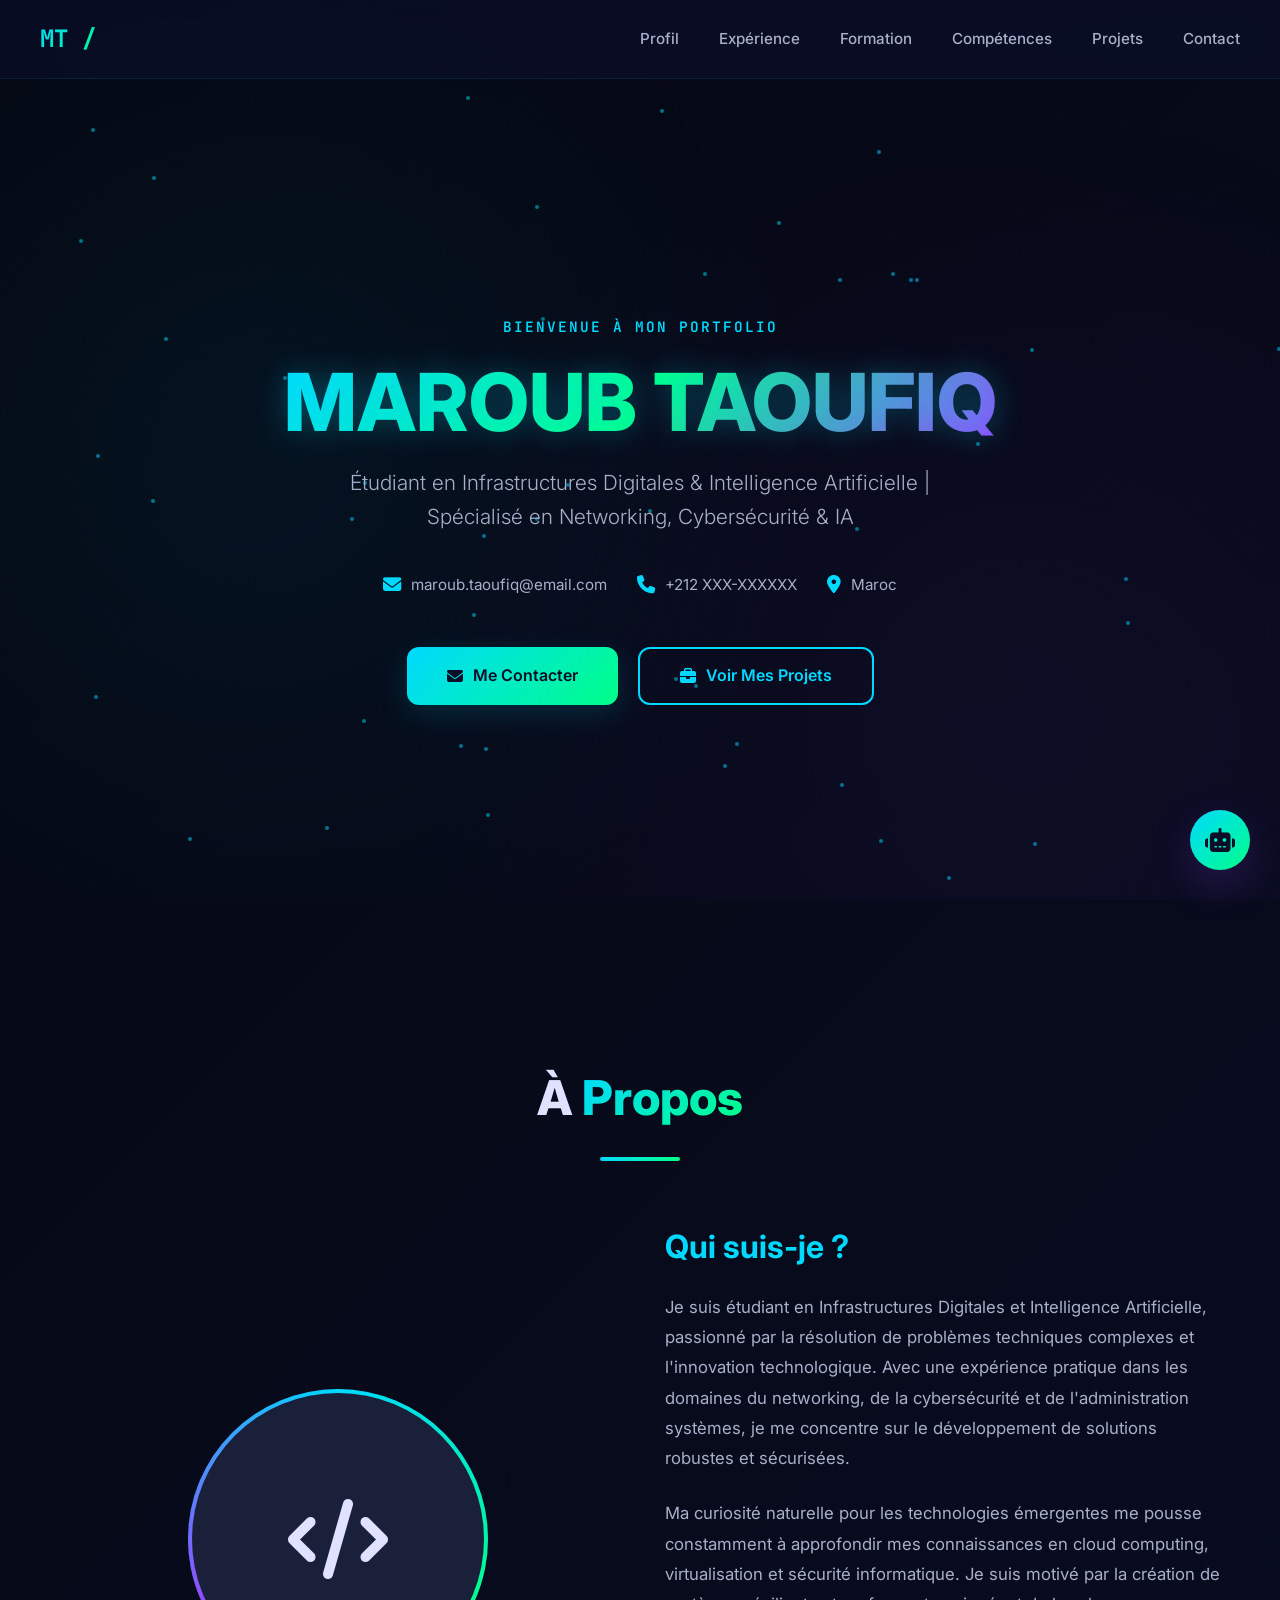
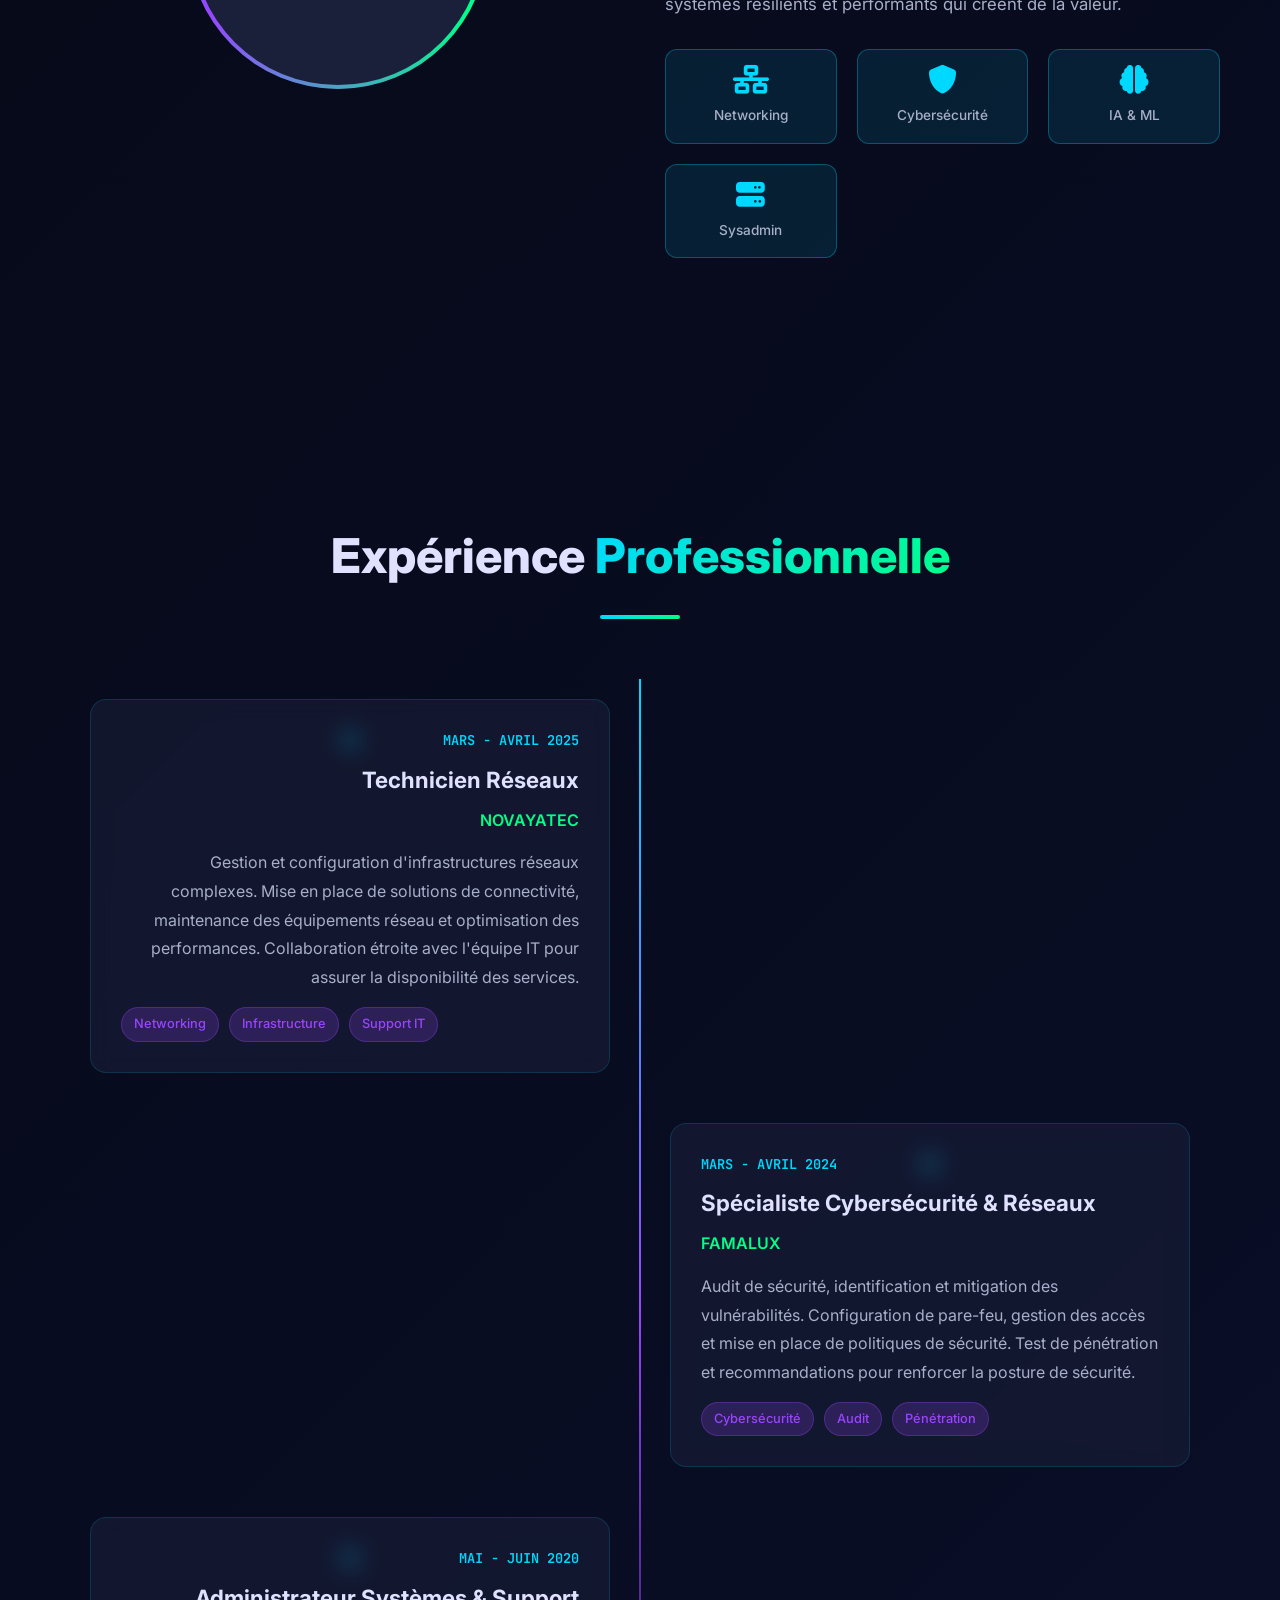
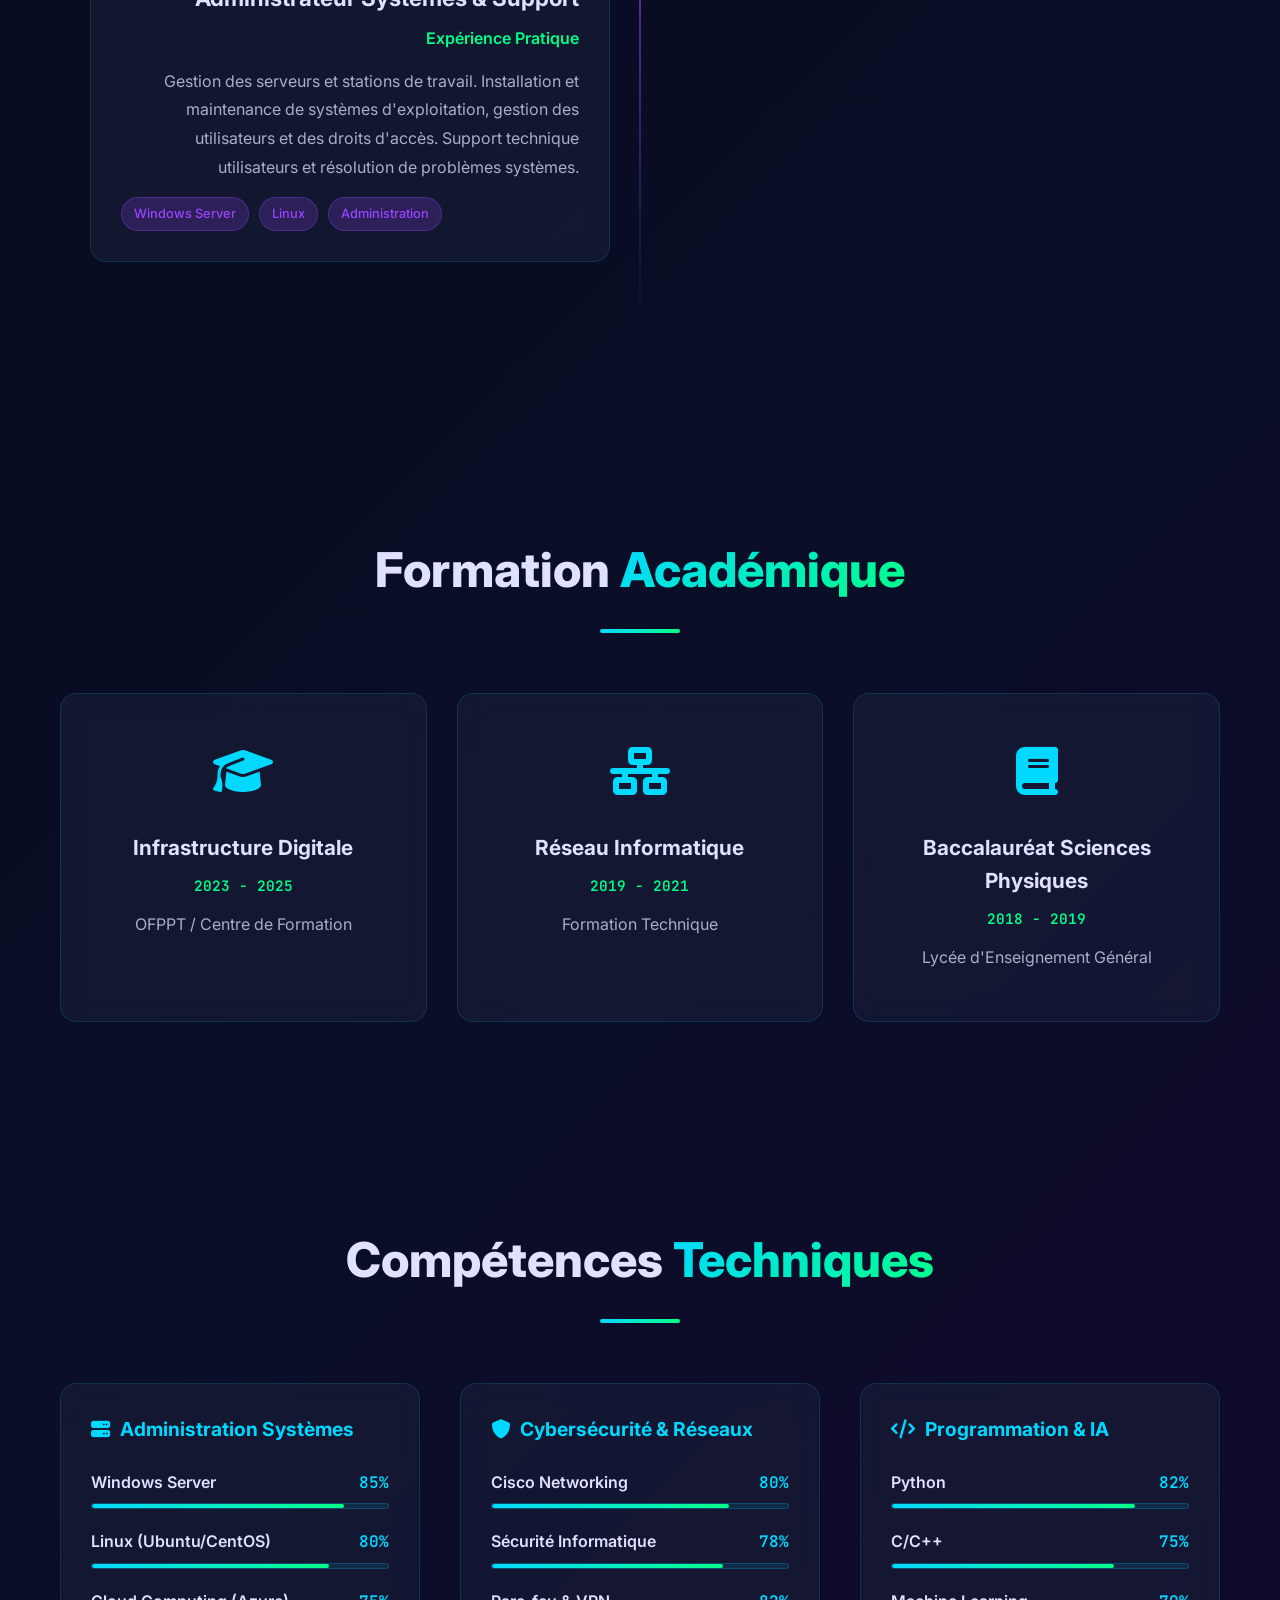
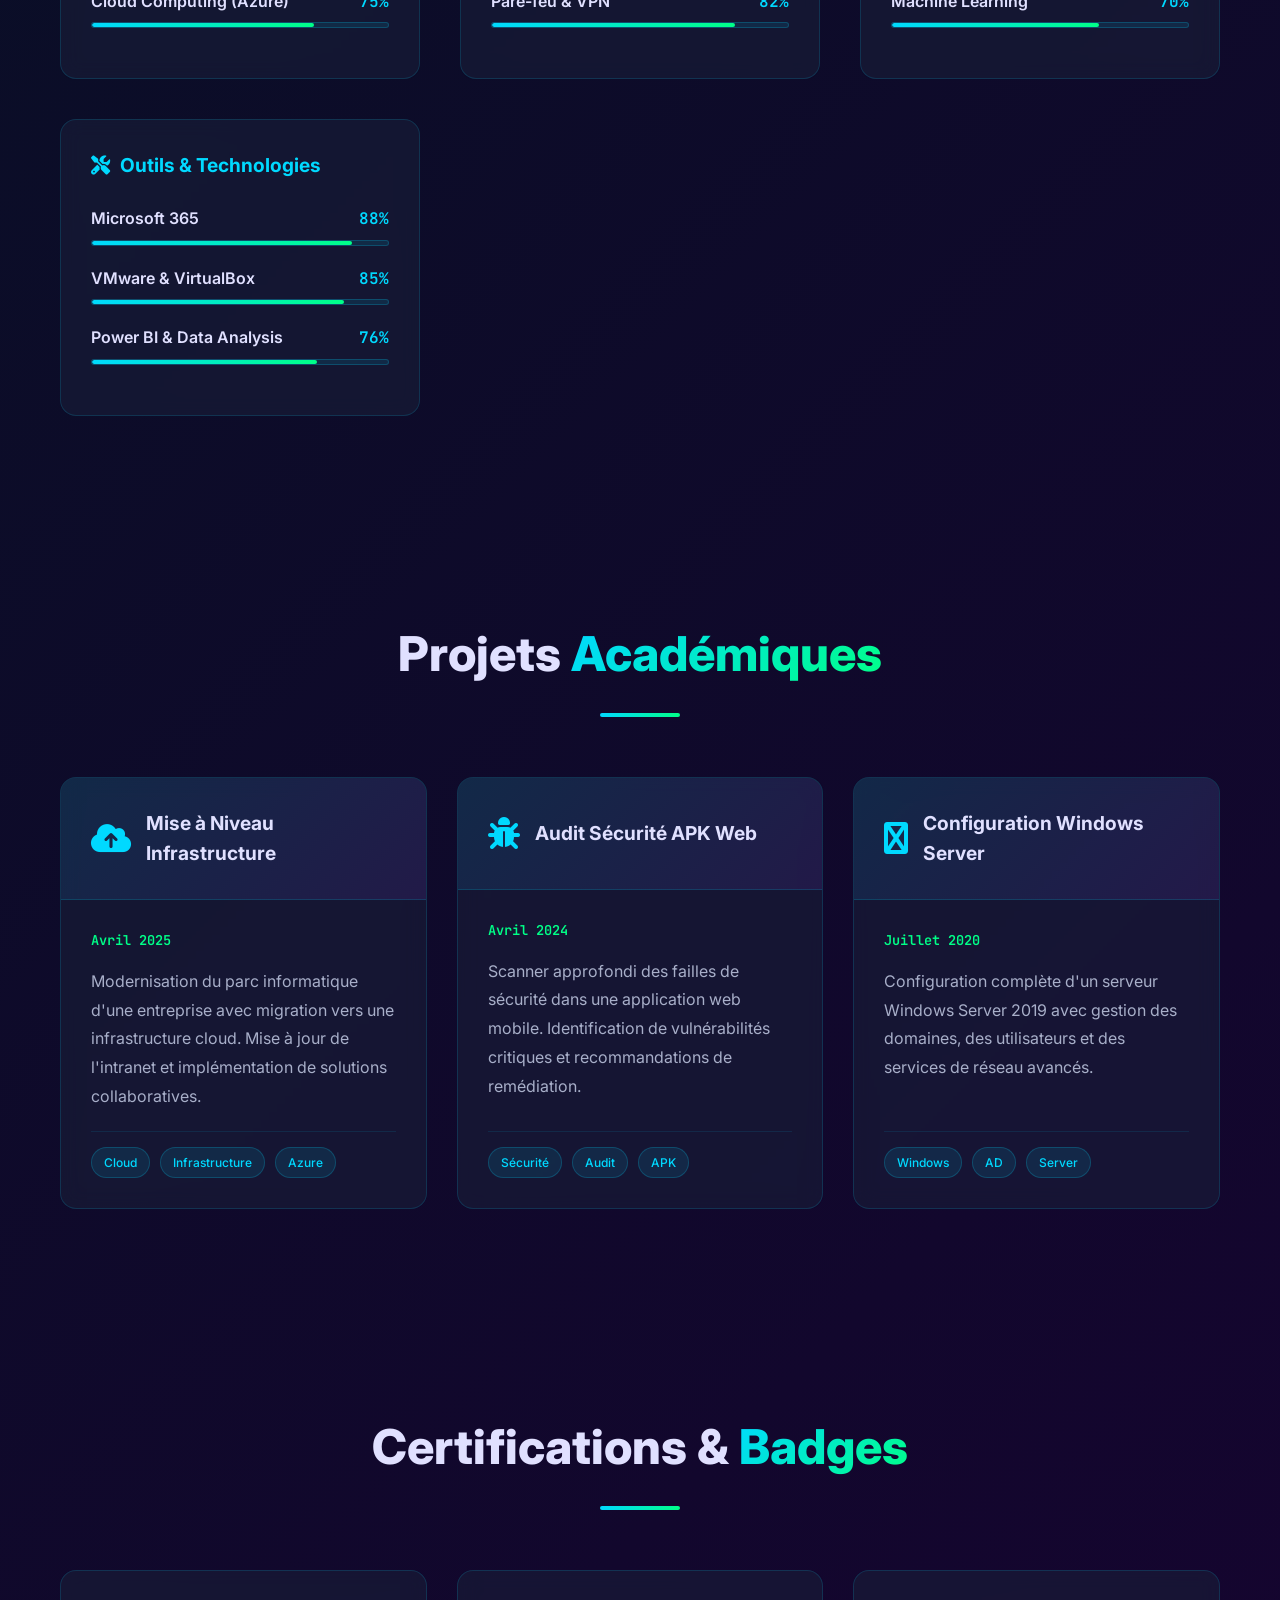
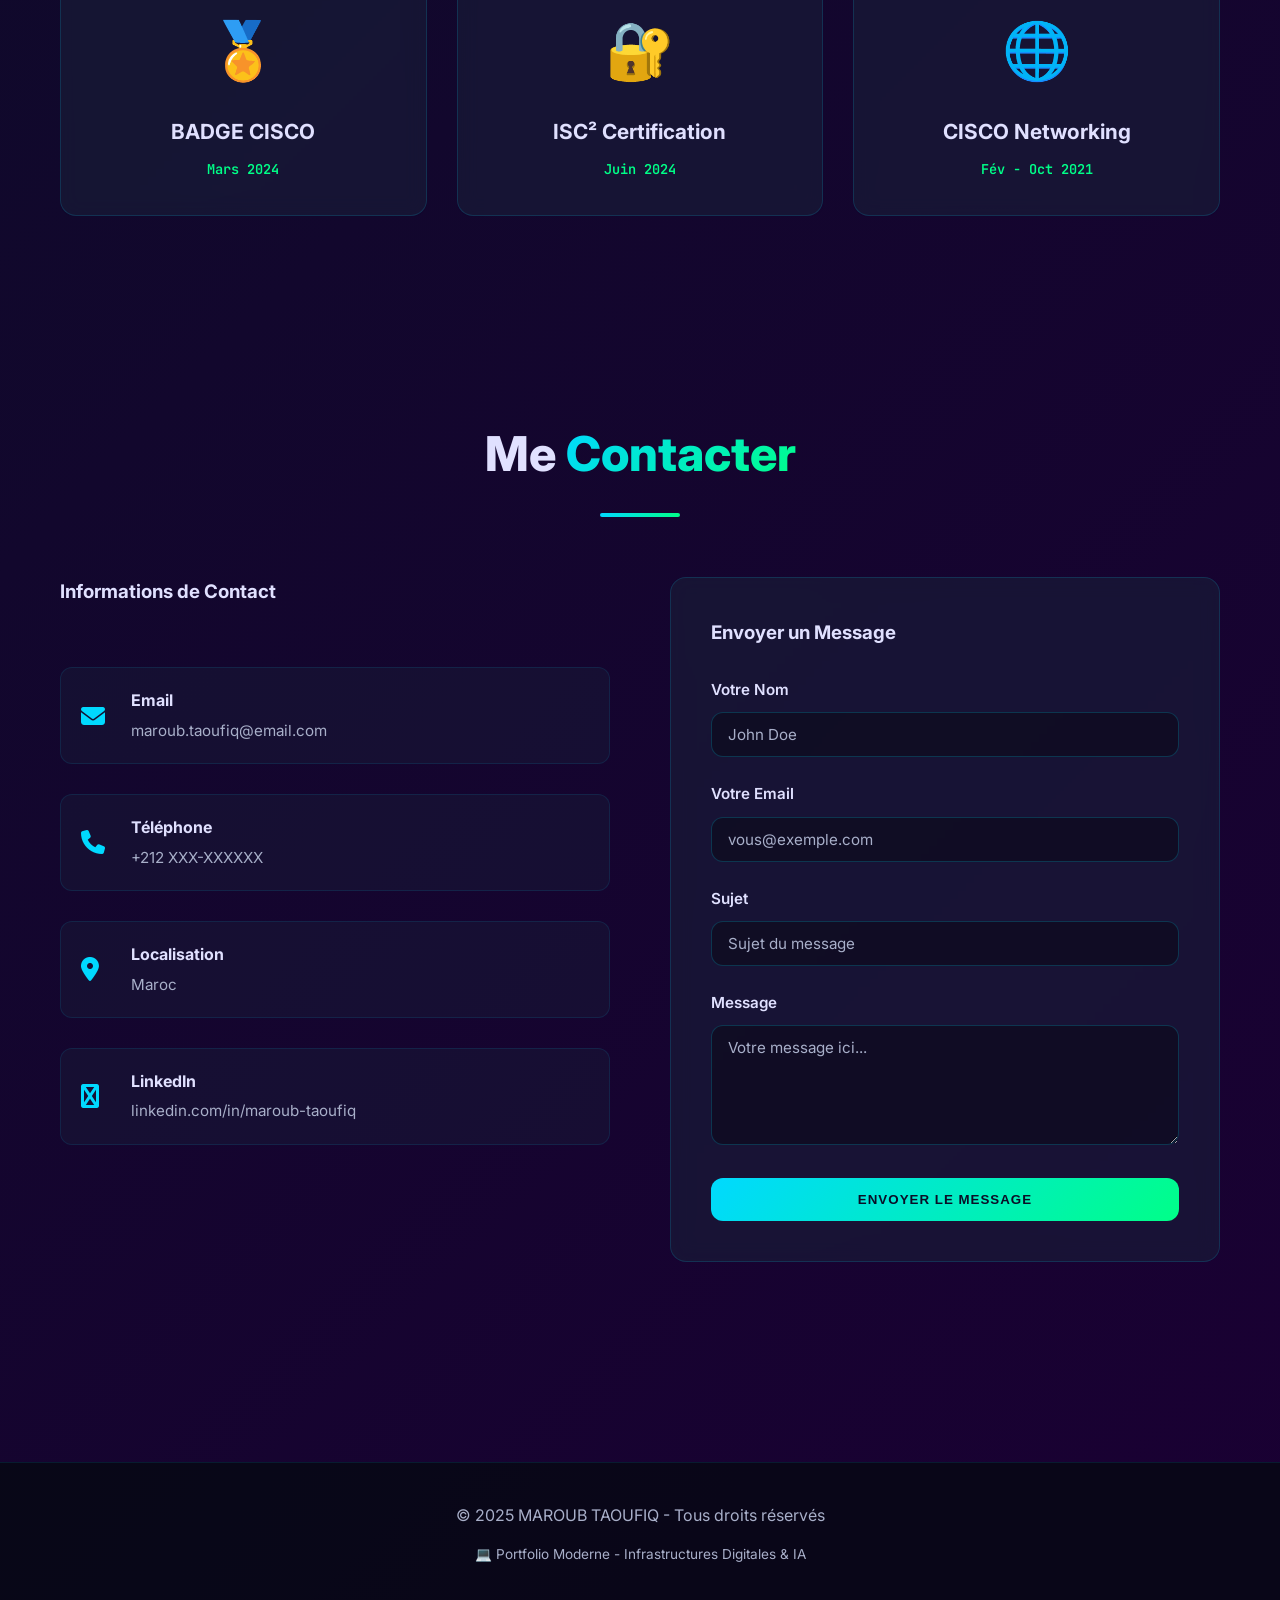
<file: Taoufiq MAROUB.html>
<!DOCTYPE html>
<html lang="fr">
<head>
    <meta charset="UTF-8">
    <meta name="viewport" content="width=device-width, initial-scale=1.0">
    <meta name="description" content="Portfolio professionnel de MAROUB TAOUFIQ - Étudiant en Infrastructures Digitales & Intelligence Artificielle. Spécialisé en networking, cybersécurité et IA.">
    <meta name="author" content="MAROUB TAOUFIQ">
    <meta name="theme-color" content="#0a0e27">
    <meta property="og:title" content="MAROUB TAOUFIQ - Portfolio">
    <meta property="og:description" content="Portfolio professionnel - Infrastructures Digitales & Intelligence Artificielle">
    <meta property="og:type" content="website">
    <title>MAROUB TAOUFIQ - Portfolio | Infrastructures Digitales & IA</title>
    
    <!-- Google Fonts -->
    <link rel="preconnect" href="https://fonts.googleapis.com">
    <link rel="preconnect" href="https://fonts.gstatic.com" crossorigin>
    <link href="https://fonts.googleapis.com/css2?family=JetBrains+Mono:wght@400;600;700&family=Inter:wght@300;400;500;600;700&display=swap" rel="stylesheet">
    
    <!-- Font Awesome -->
    <link rel="stylesheet" href="https://cdnjs.cloudflare.com/ajax/libs/font-awesome/6.4.0/css/all.min.css">
    
    <style>
        /* ============================================
           GLOBAL STYLES & VARIABLES
           ============================================ */
        :root {
            --color-primary: #00d9ff;
            --color-secondary: #00ff88;
            --color-accent: #9945ff;
            --color-accent-2: #ff006e;
            --color-dark: #0a0e27;
            --color-darker: #050812;
            --color-card: #1a1f3a;
            --color-text: #e0e0ff;
            --color-text-muted: #a8afc9;
            --color-border: #2a2f4a;
            --radius-lg: 16px;
            --radius-md: 12px;
            --radius-sm: 8px;
            --shadow-sm: 0 4px 15px rgba(0, 217, 255, 0.1);
            --shadow-md: 0 8px 30px rgba(0, 217, 255, 0.15);
            --shadow-lg: 0 15px 40px rgba(153, 69, 255, 0.2);
            --transition: all 0.3s cubic-bezier(0.23, 1, 0.320, 1);
        }

        * {
            margin: 0;
            padding: 0;
            box-sizing: border-box;
        }

        html {
            scroll-behavior: smooth;
        }

        body {
            font-family: 'Inter', -apple-system, BlinkMacSystemFont, 'Segoe UI', sans-serif;
            background: linear-gradient(135deg, var(--color-darker) 0%, var(--color-dark) 50%, #1a0033 100%);
            color: var(--color-text);
            line-height: 1.6;
            overflow-x: hidden;
        }

        body::before {
            content: '';
            position: fixed;
            top: 0;
            left: 0;
            width: 100%;
            height: 100%;
            background: radial-gradient(circle at 20% 50%, rgba(0, 217, 255, 0.05) 0%, transparent 50%),
                        radial-gradient(circle at 80% 80%, rgba(153, 69, 255, 0.05) 0%, transparent 50%);
            pointer-events: none;
            z-index: 1;
        }

        /* ============================================
           PARTICLES BACKGROUND
           ============================================ */
        .particles {
            position: fixed;
            top: 0;
            left: 0;
            width: 100%;
            height: 100%;
            z-index: 0;
            pointer-events: none;
        }

        .particle {
            position: absolute;
            width: 4px;
            height: 4px;
            background: var(--color-primary);
            border-radius: 50%;
            opacity: 0.5;
            animation: float 20s infinite;
        }

        @keyframes float {
            0%, 100% { transform: translateY(0) translateX(0); opacity: 0.5; }
            50% { opacity: 0.8; }
        }

        /* ============================================
           LAYOUT WRAPPER
           ============================================ */
        .content-wrapper {
            position: relative;
            z-index: 2;
        }

        .container {
            max-width: 1200px;
            margin: 0 auto;
            padding: 0 20px;
        }

        /* ============================================
           NAVIGATION BAR
           ============================================ */
        nav {
            position: fixed;
            top: 0;
            left: 0;
            right: 0;
            background: rgba(10, 14, 39, 0.8);
            backdrop-filter: blur(10px);
            border-bottom: 1px solid rgba(0, 217, 255, 0.1);
            z-index: 999;
            padding: 0 20px;
            transition: var(--transition);
        }

        nav.scrolled {
            background: rgba(10, 14, 39, 0.95);
            box-shadow: var(--shadow-sm);
        }

        .nav-container {
            max-width: 1200px;
            margin: 0 auto;
            display: flex;
            justify-content: space-between;
            align-items: center;
            padding: 20px 0;
        }

        .nav-logo {
            font-size: 1.5em;
            font-weight: 700;
            background: linear-gradient(135deg, var(--color-primary), var(--color-secondary));
            -webkit-background-clip: text;
            -webkit-text-fill-color: transparent;
            background-clip: text;
            font-family: 'JetBrains Mono', monospace;
        }

        .nav-links {
            display: flex;
            list-style: none;
            gap: 40px;
        }

        .nav-links a {
            color: var(--color-text-muted);
            text-decoration: none;
            transition: var(--transition);
            font-size: 0.95em;
            font-weight: 500;
            position: relative;
        }

        .nav-links a::after {
            content: '';
            position: absolute;
            bottom: -8px;
            left: 0;
            width: 0;
            height: 2px;
            background: linear-gradient(90deg, var(--color-primary), var(--color-secondary));
            transition: width 0.3s ease;
        }

        .nav-links a:hover {
            color: var(--color-primary);
        }

        .nav-links a:hover::after {
            width: 100%;
        }

        .nav-toggle {
            display: none;
            background: none;
            border: none;
            color: var(--color-primary);
            font-size: 1.5em;
            cursor: pointer;
        }

        @media (max-width: 768px) {
            .nav-links {
                position: absolute;
                top: 70px;
                left: 0;
                right: 0;
                flex-direction: column;
                gap: 20px;
                background: rgba(10, 14, 39, 0.98);
                padding: 30px 20px;
                border-bottom: 1px solid rgba(0, 217, 255, 0.1);
                max-height: 0;
                overflow: hidden;
                transition: max-height 0.3s ease;
            }

            .nav-links.active {
                max-height: 500px;
            }

            .nav-toggle {
                display: block;
            }
        }

        /* ============================================
           HERO SECTION
           ============================================ */
        #hero {
            min-height: 100vh;
            display: flex;
            align-items: center;
            justify-content: center;
            margin-top: 60px;
            position: relative;
            overflow: hidden;
        }

        .hero-content {
            text-align: center;
            z-index: 2;
            animation: fadeInUp 1s ease 0.2s both;
        }

        .hero-subtitle {
            color: var(--color-primary);
            font-family: 'JetBrains Mono', monospace;
            font-size: 0.9em;
            text-transform: uppercase;
            letter-spacing: 2px;
            margin-bottom: 20px;
            font-weight: 600;
        }

        .hero-title {
            font-size: clamp(2.5em, 8vw, 5em);
            font-weight: 800;
            margin-bottom: 20px;
            line-height: 1.1;
            background: linear-gradient(135deg, var(--color-primary), var(--color-secondary), var(--color-accent));
            -webkit-background-clip: text;
            -webkit-text-fill-color: transparent;
            background-clip: text;
            text-shadow: 0 0 30px rgba(0, 217, 255, 0.3);
        }

        .hero-tagline {
            font-size: 1.3em;
            color: var(--color-text-muted);
            margin-bottom: 40px;
            max-width: 600px;
            margin-left: auto;
            margin-right: auto;
            font-weight: 300;
        }

        .hero-info {
            display: flex;
            gap: 30px;
            justify-content: center;
            margin-bottom: 50px;
            flex-wrap: wrap;
        }

        .info-item {
            display: flex;
            align-items: center;
            gap: 10px;
            font-size: 0.95em;
            color: var(--color-text-muted);
        }

        .info-item i {
            color: var(--color-primary);
            font-size: 1.2em;
        }

        .cta-buttons {
            display: flex;
            gap: 20px;
            justify-content: center;
            flex-wrap: wrap;
        }

        .btn {
            padding: 14px 40px;
            border: none;
            border-radius: var(--radius-md);
            font-size: 1em;
            font-weight: 600;
            cursor: pointer;
            transition: var(--transition);
            text-decoration: none;
            display: inline-flex;
            align-items: center;
            gap: 10px;
            font-family: 'Inter', sans-serif;
        }

        .btn-primary {
            background: linear-gradient(135deg, var(--color-primary), var(--color-secondary));
            color: var(--color-dark);
            box-shadow: var(--shadow-md);
        }

        .btn-primary:hover {
            transform: translateY(-3px);
            box-shadow: var(--shadow-lg);
        }

        .btn-secondary {
            border: 2px solid var(--color-primary);
            color: var(--color-primary);
            background: transparent;
        }

        .btn-secondary:hover {
            background: rgba(0, 217, 255, 0.1);
            box-shadow: var(--shadow-md);
            transform: translateY(-3px);
        }

        @keyframes fadeInUp {
            from {
                opacity: 0;
                transform: translateY(30px);
            }
            to {
                opacity: 1;
                transform: translateY(0);
            }
        }

        /* ============================================
           SCROLL ANIMATIONS
           ============================================ */
        .reveal {
            opacity: 0;
            transform: translateY(30px);
            transition: var(--transition);
        }

        .reveal.active {
            opacity: 1;
            transform: translateY(0);
        }

        /* ============================================
           SECTIONS STYLING
           ============================================ */
        section {
            padding: 100px 0;
            position: relative;
        }

        .section-title {
            font-size: clamp(2em, 5vw, 3em);
            font-weight: 800;
            margin-bottom: 60px;
            text-align: center;
            position: relative;
            z-index: 2;
        }

        .section-title span {
            background: linear-gradient(135deg, var(--color-primary), var(--color-secondary));
            -webkit-background-clip: text;
            -webkit-text-fill-color: transparent;
            background-clip: text;
        }

        .section-title::after {
            content: '';
            display: block;
            width: 80px;
            height: 4px;
            background: linear-gradient(90deg, var(--color-primary), var(--color-secondary));
            margin: 20px auto 0;
            border-radius: 2px;
        }

        /* ============================================
           GLASS-MORPHISM CARDS
           ============================================ */
        .card {
            background: rgba(26, 31, 58, 0.6);
            border: 1px solid rgba(0, 217, 255, 0.15);
            border-radius: var(--radius-lg);
            backdrop-filter: blur(10px);
            padding: 30px;
            transition: var(--transition);
            position: relative;
            overflow: hidden;
        }

        .card::before {
            content: '';
            position: absolute;
            top: 0;
            left: -100%;
            width: 100%;
            height: 100%;
            background: linear-gradient(90deg, transparent, rgba(0, 217, 255, 0.2), transparent);
            transition: left 0.5s ease;
            z-index: 1;
        }

        .card:hover::before {
            left: 100%;
        }

        .card:hover {
            border-color: rgba(0, 217, 255, 0.4);
            box-shadow: var(--shadow-md);
            transform: translateY(-5px);
        }

        .card > * {
            position: relative;
            z-index: 2;
        }

        /* ============================================
           PROFILE SECTION
           ============================================ */
        .profile-container {
            display: grid;
            grid-template-columns: 1fr 1fr;
            gap: 50px;
            align-items: center;
            margin-bottom: 60px;
        }

        .profile-image {
            position: relative;
            width: 300px;
            height: 300px;
            margin: 0 auto;
        }

        .profile-image-wrapper {
            width: 100%;
            height: 100%;
            border-radius: 50%;
            background: linear-gradient(135deg, rgba(0, 217, 255, 0.4), rgba(153, 69, 255, 0.4));
            padding: 4px;
            position: relative;
            overflow: hidden;
        }

        .profile-image-wrapper::before {
            content: '';
            position: absolute;
            inset: 0;
            background: conic-gradient(
                from 0deg,
                var(--color-primary),
                var(--color-secondary),
                var(--color-accent),
                var(--color-primary)
            );
            animation: spin 8s linear infinite;
        }

        .profile-image-inner {
            position: absolute;
            inset: 4px;
            border-radius: 50%;
            background: var(--color-card);
            display: flex;
            align-items: center;
            justify-content: center;
            font-size: 80px;
            z-index: 2;
        }

        @keyframes spin {
            from { transform: rotate(0deg); }
            to { transform: rotate(360deg); }
        }

        .profile-text h3 {
            font-size: 2em;
            margin-bottom: 20px;
            color: var(--color-primary);
            font-weight: 700;
        }

        .profile-text p {
            color: var(--color-text-muted);
            margin-bottom: 25px;
            line-height: 1.8;
            font-size: 1.05em;
        }

        .profile-traits {
            display: grid;
            grid-template-columns: repeat(auto-fit, minmax(150px, 1fr));
            gap: 20px;
            margin-top: 30px;
        }

        .trait-badge {
            background: rgba(0, 217, 255, 0.1);
            border: 1px solid rgba(0, 217, 255, 0.3);
            padding: 15px;
            border-radius: var(--radius-md);
            text-align: center;
            transition: var(--transition);
        }

        .trait-badge:hover {
            background: rgba(0, 217, 255, 0.2);
            border-color: var(--color-primary);
            box-shadow: var(--shadow-sm);
        }

        .trait-badge i {
            display: block;
            font-size: 1.8em;
            color: var(--color-primary);
            margin-bottom: 8px;
        }

        .trait-badge span {
            font-size: 0.85em;
            color: var(--color-text-muted);
            font-weight: 500;
        }

        @media (max-width: 768px) {
            .profile-container {
                grid-template-columns: 1fr;
                gap: 30px;
            }

            .profile-image {
                width: 250px;
                height: 250px;
            }
        }

        /* ============================================
           EXPERIENCE SECTION
           ============================================ */
        .timeline {
            position: relative;
            padding: 20px 0;
        }

        .timeline::before {
            content: '';
            position: absolute;
            left: 50%;
            top: 0;
            bottom: 0;
            width: 2px;
            background: linear-gradient(180deg, var(--color-primary), var(--color-accent), transparent);
            transform: translateX(-50%);
        }

        .timeline-item {
            margin-bottom: 50px;
            width: 50%;
            padding: 0 30px;
        }

        .timeline-item:nth-child(odd) {
            margin-left: 0;
            text-align: right;
        }

        .timeline-item:nth-child(even) {
            margin-left: auto;
        }

        .timeline-item::before {
            content: '';
            position: absolute;
            left: 50%;
            top: 30px;
            width: 16px;
            height: 16px;
            background: var(--color-dark);
            border: 3px solid var(--color-primary);
            border-radius: 50%;
            transform: translateX(-50%);
        }

        .timeline-item {
            position: relative;
        }

        .experience-card {
            background: rgba(26, 31, 58, 0.6);
            border: 1px solid rgba(0, 217, 255, 0.15);
            border-radius: var(--radius-lg);
            backdrop-filter: blur(10px);
            padding: 30px;
            transition: var(--transition);
        }

        .experience-card:hover {
            border-color: rgba(0, 217, 255, 0.4);
            box-shadow: var(--shadow-md);
            transform: translateY(-5px);
        }

        .exp-date {
            color: var(--color-primary);
            font-family: 'JetBrains Mono', monospace;
            font-size: 0.85em;
            font-weight: 600;
            text-transform: uppercase;
        }

        .exp-title {
            font-size: 1.4em;
            font-weight: 700;
            color: var(--color-text);
            margin: 10px 0;
        }

        .exp-company {
            color: var(--color-secondary);
            font-weight: 600;
            margin-bottom: 15px;
        }

        .exp-description {
            color: var(--color-text-muted);
            margin-bottom: 15px;
            line-height: 1.8;
        }

        .exp-tags {
            display: flex;
            gap: 10px;
            flex-wrap: wrap;
        }

        .tag {
            background: rgba(153, 69, 255, 0.2);
            color: var(--color-accent);
            padding: 6px 12px;
            border-radius: 20px;
            font-size: 0.8em;
            border: 1px solid rgba(153, 69, 255, 0.3);
            font-weight: 500;
        }

        @media (max-width: 768px) {
            .timeline::before {
                left: 20px;
            }

            .timeline-item,
            .timeline-item:nth-child(odd) {
                width: 100%;
                padding-left: 80px;
                text-align: left;
            }

            .timeline-item::before {
                left: 20px;
            }
        }

        /* ============================================
           FORMATION / EDUCATION SECTION
           ============================================ */
        .education-grid {
            display: grid;
            grid-template-columns: repeat(auto-fit, minmax(300px, 1fr));
            gap: 30px;
        }

        .education-card {
            background: rgba(26, 31, 58, 0.6);
            border: 1px solid rgba(0, 217, 255, 0.15);
            border-radius: var(--radius-lg);
            backdrop-filter: blur(10px);
            padding: 40px 30px;
            text-align: center;
            transition: var(--transition);
        }

        .education-card:hover {
            border-color: rgba(0, 217, 255, 0.4);
            box-shadow: var(--shadow-md);
            transform: translateY(-8px);
        }

        .education-icon {
            font-size: 3em;
            color: var(--color-primary);
            margin-bottom: 20px;
        }

        .education-title {
            font-size: 1.3em;
            font-weight: 700;
            color: var(--color-text);
            margin-bottom: 10px;
        }

        .education-period {
            font-family: 'JetBrains Mono', monospace;
            color: var(--color-secondary);
            font-size: 0.9em;
            margin-bottom: 15px;
            font-weight: 600;
        }

        .education-institution {
            color: var(--color-text-muted);
            margin-bottom: 10px;
        }

        /* ============================================
           SKILLS SECTION
           ============================================ */
        .skills-container {
            display: grid;
            grid-template-columns: repeat(auto-fit, minmax(350px, 1fr));
            gap: 40px;
        }

        .skill-category {
            padding: 30px;
            background: rgba(26, 31, 58, 0.6);
            border: 1px solid rgba(0, 217, 255, 0.15);
            border-radius: var(--radius-lg);
            backdrop-filter: blur(10px);
            transition: var(--transition);
        }

        .skill-category:hover {
            border-color: rgba(0, 217, 255, 0.4);
            box-shadow: var(--shadow-md);
        }

        .skill-category-title {
            font-size: 1.2em;
            font-weight: 700;
            color: var(--color-primary);
            margin-bottom: 25px;
            display: flex;
            align-items: center;
            gap: 10px;
        }

        .skill-item {
            margin-bottom: 20px;
        }

        .skill-name {
            display: flex;
            justify-content: space-between;
            margin-bottom: 8px;
            font-weight: 600;
        }

        .skill-name span:first-child {
            color: var(--color-text);
        }

        .skill-name span:last-child {
            color: var(--color-primary);
            font-family: 'JetBrains Mono', monospace;
        }

        .skill-bar {
            height: 6px;
            background: rgba(0, 217, 255, 0.1);
            border-radius: 3px;
            overflow: hidden;
            border: 1px solid rgba(0, 217, 255, 0.2);
        }

        .skill-progress {
            height: 100%;
            background: linear-gradient(90deg, var(--color-primary), var(--color-secondary));
            border-radius: 3px;
            animation: fillBar 2s ease-out forwards;
            transform-origin: left;
        }

        @keyframes fillBar {
            from {
                width: 0;
            }
        }

        /* ============================================
           PROJECTS SECTION
           ============================================ */
        .projects-grid {
            display: grid;
            grid-template-columns: repeat(auto-fit, minmax(320px, 1fr));
            gap: 30px;
        }

        .project-card {
            background: rgba(26, 31, 58, 0.6);
            border: 1px solid rgba(0, 217, 255, 0.15);
            border-radius: var(--radius-lg);
            backdrop-filter: blur(10px);
            overflow: hidden;
            transition: var(--transition);
            display: flex;
            flex-direction: column;
        }

        .project-card:hover {
            border-color: rgba(0, 217, 255, 0.4);
            box-shadow: var(--shadow-lg);
            transform: translateY(-8px);
        }

        .project-header {
            background: linear-gradient(135deg, rgba(0, 217, 255, 0.1), rgba(153, 69, 255, 0.1));
            padding: 30px;
            border-bottom: 1px solid rgba(0, 217, 255, 0.15);
            display: flex;
            align-items: center;
            gap: 15px;
        }

        .project-icon {
            font-size: 2em;
            color: var(--color-primary);
        }

        .project-title {
            font-size: 1.2em;
            font-weight: 700;
            color: var(--color-text);
        }

        .project-content {
            padding: 30px;
            flex: 1;
            display: flex;
            flex-direction: column;
        }

        .project-date {
            font-family: 'JetBrains Mono', monospace;
            color: var(--color-secondary);
            font-size: 0.85em;
            margin-bottom: 15px;
            font-weight: 600;
        }

        .project-description {
            color: var(--color-text-muted);
            margin-bottom: 20px;
            line-height: 1.8;
            flex: 1;
        }

        .project-tech {
            display: flex;
            gap: 10px;
            flex-wrap: wrap;
            margin-top: auto;
            padding-top: 15px;
            border-top: 1px solid rgba(0, 217, 255, 0.1);
        }

        .tech-tag {
            background: rgba(0, 217, 255, 0.1);
            color: var(--color-primary);
            padding: 5px 12px;
            border-radius: 20px;
            font-size: 0.75em;
            border: 1px solid rgba(0, 217, 255, 0.2);
            font-weight: 500;
        }

        /* ============================================
           CERTIFICATIONS SECTION
           ============================================ */
        .certifications-grid {
            display: grid;
            grid-template-columns: repeat(auto-fit, minmax(280px, 1fr));
            gap: 30px;
        }

        .cert-card {
            background: rgba(26, 31, 58, 0.6);
            border: 1px solid rgba(0, 217, 255, 0.15);
            border-radius: var(--radius-lg);
            backdrop-filter: blur(10px);
            padding: 35px;
            text-align: center;
            transition: var(--transition);
            position: relative;
        }

        .cert-card::before {
            content: '';
            position: absolute;
            top: -2px;
            left: -2px;
            right: -2px;
            bottom: -2px;
            background: linear-gradient(135deg, var(--color-primary), var(--color-secondary));
            border-radius: var(--radius-lg);
            opacity: 0;
            transition: opacity 0.3s ease;
            z-index: -1;
        }

        .cert-card:hover {
            border-color: var(--color-primary);
            box-shadow: var(--shadow-lg);
            transform: translateY(-8px) scale(1.02);
        }

        .cert-card:hover::before {
            opacity: 0.1;
        }

        .cert-badge {
            font-size: 3.5em;
            margin-bottom: 20px;
        }

        .cert-name {
            font-size: 1.3em;
            font-weight: 700;
            color: var(--color-text);
            margin-bottom: 10px;
        }

        .cert-date {
            font-family: 'JetBrains Mono', monospace;
            color: var(--color-secondary);
            font-size: 0.85em;
            font-weight: 600;
        }

        /* ============================================
           CONTACT SECTION
           ============================================ */
        .contact-container {
            display: grid;
            grid-template-columns: 1fr 1fr;
            gap: 60px;
            align-items: start;
        }

        .contact-info {
            display: flex;
            flex-direction: column;
            gap: 30px;
        }

        .contact-item {
            display: flex;
            gap: 20px;
            padding: 20px;
            background: rgba(26, 31, 58, 0.4);
            border-radius: var(--radius-md);
            border: 1px solid rgba(0, 217, 255, 0.1);
            transition: var(--transition);
        }

        .contact-item:hover {
            border-color: rgba(0, 217, 255, 0.3);
            background: rgba(26, 31, 58, 0.6);
            transform: translateX(10px);
        }

        .contact-icon {
            font-size: 1.5em;
            color: var(--color-primary);
            flex-shrink: 0;
            width: 30px;
            display: flex;
            align-items: center;
        }

        .contact-text h4 {
            color: var(--color-text);
            margin-bottom: 5px;
        }

        .contact-text p {
            color: var(--color-text-muted);
            font-size: 0.95em;
        }

        .contact-form {
            background: rgba(26, 31, 58, 0.6);
            border: 1px solid rgba(0, 217, 255, 0.15);
            border-radius: var(--radius-lg);
            backdrop-filter: blur(10px);
            padding: 40px;
        }

        .form-group {
            margin-bottom: 25px;
        }

        .form-group label {
            display: block;
            color: var(--color-text);
            font-weight: 600;
            margin-bottom: 10px;
            font-size: 0.95em;
        }

        .form-group input,
        .form-group textarea {
            width: 100%;
            background: rgba(0, 0, 0, 0.3);
            border: 1px solid rgba(0, 217, 255, 0.2);
            border-radius: var(--radius-md);
            padding: 12px 16px;
            color: var(--color-text);
            font-family: inherit;
            transition: var(--transition);
            font-size: 0.95em;
        }

        .form-group input:focus,
        .form-group textarea:focus {
            outline: none;
            border-color: var(--color-primary);
            box-shadow: 0 0 20px rgba(0, 217, 255, 0.2);
            background: rgba(0, 0, 0, 0.5);
        }

        .form-group textarea {
            resize: vertical;
            min-height: 120px;
        }

        .form-group input::placeholder,
        .form-group textarea::placeholder {
            color: var(--color-text-muted);
        }

        .form-submit {
            width: 100%;
            padding: 14px;
            background: linear-gradient(135deg, var(--color-primary), var(--color-secondary));
            color: var(--color-dark);
            border: none;
            border-radius: var(--radius-md);
            font-weight: 700;
            cursor: pointer;
            transition: var(--transition);
            text-transform: uppercase;
            letter-spacing: 1px;
        }

        .form-submit:hover {
            transform: translateY(-2px);
            box-shadow: var(--shadow-lg);
        }

        @media (max-width: 768px) {
            .contact-container {
                grid-template-columns: 1fr;
                gap: 40px;
            }
        }

        /* ============================================
           FOOTER
           ============================================ */
        footer {
            background: rgba(5, 8, 18, 0.8);
            border-top: 1px solid rgba(0, 217, 255, 0.1);
            padding: 40px 0;
            text-align: center;
            color: var(--color-text-muted);
            margin-top: 100px;
        }

        footer p {
            margin-bottom: 15px;
        }

        /* ============================================
           AI CHAT WIDGET
           ============================================ */
        .chat-widget {
            position: fixed;
            bottom: 30px;
            right: 30px;
            z-index: 1000;
        }

        .chat-button {
            width: 60px;
            height: 60px;
            border-radius: 50%;
            background: linear-gradient(135deg, var(--color-primary), var(--color-secondary));
            border: none;
            color: var(--color-dark);
            font-size: 1.5em;
            cursor: pointer;
            transition: var(--transition);
            box-shadow: var(--shadow-lg);
            display: flex;
            align-items: center;
            justify-content: center;
        }

        .chat-button:hover {
            transform: scale(1.1);
            box-shadow: 0 15px 40px rgba(0, 217, 255, 0.4);
        }

        .chat-box {
            position: absolute;
            bottom: 100px;
            right: 0;
            width: 350px;
            max-width: 90vw;
            background: rgba(26, 31, 58, 0.95);
            border: 1px solid rgba(0, 217, 255, 0.2);
            border-radius: var(--radius-lg);
            backdrop-filter: blur(10px);
            box-shadow: var(--shadow-lg);
            display: none;
            flex-direction: column;
            max-height: 500px;
            animation: slideUp 0.3s ease;
        }

        .chat-box.active {
            display: flex;
        }

        @keyframes slideUp {
            from {
                opacity: 0;
                transform: translateY(20px);
            }
            to {
                opacity: 1;
                transform: translateY(0);
            }
        }

        .chat-header {
            padding: 20px;
            border-bottom: 1px solid rgba(0, 217, 255, 0.1);
            display: flex;
            justify-content: space-between;
            align-items: center;
        }

        .chat-header h4 {
            color: var(--color-primary);
            font-size: 1em;
            margin: 0;
        }

        .chat-close {
            background: none;
            border: none;
            color: var(--color-text-muted);
            font-size: 1.2em;
            cursor: pointer;
        }

        .chat-messages {
            flex: 1;
            overflow-y: auto;
            padding: 20px;
            font-size: 0.9em;
        }

        .chat-message {
            margin-bottom: 15px;
            padding: 10px 15px;
            border-radius: var(--radius-sm);
            line-height: 1.5;
        }

        .chat-message.bot {
            background: rgba(0, 217, 255, 0.1);
            border-left: 3px solid var(--color-primary);
            color: var(--color-text);
        }

        .chat-message.user {
            background: rgba(153, 69, 255, 0.2);
            border-left: 3px solid var(--color-accent);
            color: var(--color-text);
            text-align: right;
        }

        .chat-input-group {
            padding: 15px;
            border-top: 1px solid rgba(0, 217, 255, 0.1);
            display: flex;
            gap: 10px;
        }

        .chat-input {
            flex: 1;
            background: rgba(0, 0, 0, 0.3);
            border: 1px solid rgba(0, 217, 255, 0.2);
            border-radius: var(--radius-sm);
            padding: 10px 12px;
            color: var(--color-text);
            font-family: inherit;
            font-size: 0.9em;
        }

        .chat-input:focus {
            outline: none;
            border-color: var(--color-primary);
        }

        .chat-send {
            background: var(--color-primary);
            border: none;
            color: var(--color-dark);
            border-radius: var(--radius-sm);
            padding: 10px 15px;
            cursor: pointer;
            font-weight: 600;
            transition: var(--transition);
        }

        .chat-send:hover {
            background: var(--color-secondary);
        }

        @media (max-width: 480px) {
            .chat-widget {
                bottom: 20px;
                right: 20px;
            }

            .chat-box {
                width: calc(100vw - 40px);
            }
        }

        /* ============================================
           RESPONSIVE DESIGN
           ============================================ */
        @media (max-width: 768px) {
            :root {
                font-size: 14px;
            }

            section {
                padding: 60px 0;
            }

            .nav-links {
                gap: 15px;
            }

            .hero-info {
                gap: 15px;
            }

            .timeline::before {
                left: 15px;
            }

            .timeline-item,
            .timeline-item:nth-child(odd) {
                width: 100%;
                padding-left: 60px;
                text-align: left;
            }

            .timeline-item::before {
                left: 15px;
            }

            .skills-container {
                grid-template-columns: 1fr;
            }
        }

        @media (max-width: 480px) {
            .container {
                padding: 0 16px;
            }

            .hero-title {
                font-size: 2em;
            }

            .section-title {
                font-size: 1.5em;
            }

            .cta-buttons {
                gap: 10px;
            }

            .btn {
                padding: 12px 24px;
                font-size: 0.9em;
            }
        }
    </style>
</head>
<body>
    <!-- Particle Background -->
    <div class="particles" id="particles"></div>

    <!-- Navigation -->
    <nav>
        <div class="nav-container">
            <div class="nav-logo">MT /</div>
            <ul class="nav-links" id="navLinks">
                <li><a href="#profile">Profil</a></li>
                <li><a href="#experience">Expérience</a></li>
                <li><a href="#formation">Formation</a></li>
                <li><a href="#skills">Compétences</a></li>
                <li><a href="#projects">Projets</a></li>
                <li><a href="#contact">Contact</a></li>
            </ul>
            <button class="nav-toggle" id="navToggle">
                <i class="fas fa-bars"></i>
            </button>
        </div>
    </nav>

    <!-- Main Content -->
    <div class="content-wrapper">
        <!-- Hero Section -->
        <section id="hero">
            <div class="container">
                <div class="hero-content">
                    <div class="hero-subtitle">Bienvenue à mon portfolio</div>
                    <h1 class="hero-title">MAROUB TAOUFIQ</h1>
                    <p class="hero-tagline">Étudiant en Infrastructures Digitales & Intelligence Artificielle | Spécialisé en Networking, Cybersécurité & IA</p>
                    
                    <div class="hero-info">
                        <div class="info-item">
                            <i class="fas fa-envelope"></i>
                            <span>maroub.taoufiq@email.com</span>
                        </div>
                        <div class="info-item">
                            <i class="fas fa-phone"></i>
                            <span>+212 XXX-XXXXXX</span>
                        </div>
                        <div class="info-item">
                            <i class="fas fa-location-dot"></i>
                            <span>Maroc</span>
                        </div>
                    </div>

                    <div class="cta-buttons">
                        <a href="#contact" class="btn btn-primary">
                            <i class="fas fa-envelope"></i>
                            Me Contacter
                        </a>
                        <a href="#projects" class="btn btn-secondary">
                            <i class="fas fa-briefcase"></i>
                            Voir Mes Projets
                        </a>
                    </div>
                </div>
            </div>
        </section>

        <!-- Profile Section -->
        <section id="profile">
            <div class="container">
                <h2 class="section-title">À <span>Propos</span></h2>
                <div class="profile-container">
                    <div class="profile-image">
                        <div class="profile-image-wrapper">
                            <div class="profile-image-inner">
                                <i class="fas fa-code"></i>
                            </div>
                        </div>
                    </div>
                    <div class="profile-text reveal">
                        <h3>Qui suis-je ?</h3>
                        <p>
                            Je suis étudiant en Infrastructures Digitales et Intelligence Artificielle, passionné par la résolution de problèmes techniques complexes et l'innovation technologique. Avec une expérience pratique dans les domaines du networking, de la cybersécurité et de l'administration systèmes, je me concentre sur le développement de solutions robustes et sécurisées.
                        </p>
                        <p>
                            Ma curiosité naturelle pour les technologies émergentes me pousse constamment à approfondir mes connaissances en cloud computing, virtualisation et sécurité informatique. Je suis motivé par la création de systèmes résilients et performants qui créent de la valeur.
                        </p>
                        <div class="profile-traits">
                            <div class="trait-badge reveal">
                                <i class="fas fa-network-wired"></i>
                                <span>Networking</span>
                            </div>
                            <div class="trait-badge reveal">
                                <i class="fas fa-shield"></i>
                                <span>Cybersécurité</span>
                            </div>
                            <div class="trait-badge reveal">
                                <i class="fas fa-brain"></i>
                                <span>IA & ML</span>
                            </div>
                            <div class="trait-badge reveal">
                                <i class="fas fa-server"></i>
                                <span>Sysadmin</span>
                            </div>
                        </div>
                    </div>
                </div>
            </div>
        </section>

        <!-- Experience Section -->
        <section id="experience">
            <div class="container">
                <h2 class="section-title">Expérience <span>Professionnelle</span></h2>
                <div class="timeline">
                    <div class="timeline-item reveal">
                        <div class="experience-card">
                            <div class="exp-date">Mars - Avril 2025</div>
                            <div class="exp-title">Technicien Réseaux</div>
                            <div class="exp-company">NOVAYATEC</div>
                            <div class="exp-description">
                                Gestion et configuration d'infrastructures réseaux complexes. Mise en place de solutions de connectivité, maintenance des équipements réseau et optimisation des performances. Collaboration étroite avec l'équipe IT pour assurer la disponibilité des services.
                            </div>
                            <div class="exp-tags">
                                <span class="tag">Networking</span>
                                <span class="tag">Infrastructure</span>
                                <span class="tag">Support IT</span>
                            </div>
                        </div>
                    </div>

                    <div class="timeline-item reveal">
                        <div class="experience-card">
                            <div class="exp-date">Mars - Avril 2024</div>
                            <div class="exp-title">Spécialiste Cybersécurité & Réseaux</div>
                            <div class="exp-company">FAMALUX</div>
                            <div class="exp-description">
                                Audit de sécurité, identification et mitigation des vulnérabilités. Configuration de pare-feu, gestion des accès et mise en place de politiques de sécurité. Test de pénétration et recommandations pour renforcer la posture de sécurité.
                            </div>
                            <div class="exp-tags">
                                <span class="tag">Cybersécurité</span>
                                <span class="tag">Audit</span>
                                <span class="tag">Pénétration</span>
                            </div>
                        </div>
                    </div>

                    <div class="timeline-item reveal">
                        <div class="experience-card">
                            <div class="exp-date">Mai - Juin 2020</div>
                            <div class="exp-title">Administrateur Systèmes & Support</div>
                            <div class="exp-company">Expérience Pratique</div>
                            <div class="exp-description">
                                Gestion des serveurs et stations de travail. Installation et maintenance de systèmes d'exploitation, gestion des utilisateurs et des droits d'accès. Support technique utilisateurs et résolution de problèmes systèmes.
                            </div>
                            <div class="exp-tags">
                                <span class="tag">Windows Server</span>
                                <span class="tag">Linux</span>
                                <span class="tag">Administration</span>
                            </div>
                        </div>
                    </div>
                </div>
            </div>
        </section>

        <!-- Formation Section -->
        <section id="formation">
            <div class="container">
                <h2 class="section-title">Formation <span>Académique</span></h2>
                <div class="education-grid">
                    <div class="education-card reveal">
                        <div class="education-icon">
                            <i class="fas fa-graduation-cap"></i>
                        </div>
                        <div class="education-title">Infrastructure Digitale</div>
                        <div class="education-period">2023 - 2025</div>
                        <div class="education-institution">OFPPT / Centre de Formation</div>
                    </div>

                    <div class="education-card reveal">
                        <div class="education-icon">
                            <i class="fas fa-network-wired"></i>
                        </div>
                        <div class="education-title">Réseau Informatique</div>
                        <div class="education-period">2019 - 2021</div>
                        <div class="education-institution">Formation Technique</div>
                    </div>

                    <div class="education-card reveal">
                        <div class="education-icon">
                            <i class="fas fa-book"></i>
                        </div>
                        <div class="education-title">Baccalauréat Sciences Physiques</div>
                        <div class="education-period">2018 - 2019</div>
                        <div class="education-institution">Lycée d'Enseignement Général</div>
                    </div>
                </div>
            </div>
        </section>

        <!-- Skills Section -->
        <section id="skills">
            <div class="container">
                <h2 class="section-title">Compétences <span>Techniques</span></h2>
                <div class="skills-container">
                    <div class="skill-category reveal">
                        <h3 class="skill-category-title">
                            <i class="fas fa-server"></i>
                            Administration Systèmes
                        </h3>
                        <div class="skill-item">
                            <div class="skill-name">
                                <span>Windows Server</span>
                                <span>85%</span>
                            </div>
                            <div class="skill-bar">
                                <div class="skill-progress" style="width: 85%"></div>
                            </div>
                        </div>
                        <div class="skill-item">
                            <div class="skill-name">
                                <span>Linux (Ubuntu/CentOS)</span>
                                <span>80%</span>
                            </div>
                            <div class="skill-bar">
                                <div class="skill-progress" style="width: 80%"></div>
                            </div>
                        </div>
                        <div class="skill-item">
                            <div class="skill-name">
                                <span>Cloud Computing (Azure)</span>
                                <span>75%</span>
                            </div>
                            <div class="skill-bar">
                                <div class="skill-progress" style="width: 75%"></div>
                            </div>
                        </div>
                    </div>

                    <div class="skill-category reveal">
                        <h3 class="skill-category-title">
                            <i class="fas fa-shield"></i>
                            Cybersécurité & Réseaux
                        </h3>
                        <div class="skill-item">
                            <div class="skill-name">
                                <span>Cisco Networking</span>
                                <span>80%</span>
                            </div>
                            <div class="skill-bar">
                                <div class="skill-progress" style="width: 80%"></div>
                            </div>
                        </div>
                        <div class="skill-item">
                            <div class="skill-name">
                                <span>Sécurité Informatique</span>
                                <span>78%</span>
                            </div>
                            <div class="skill-bar">
                                <div class="skill-progress" style="width: 78%"></div>
                            </div>
                        </div>
                        <div class="skill-item">
                            <div class="skill-name">
                                <span>Pare-feu & VPN</span>
                                <span>82%</span>
                            </div>
                            <div class="skill-bar">
                                <div class="skill-progress" style="width: 82%"></div>
                            </div>
                        </div>
                    </div>

                    <div class="skill-category reveal">
                        <h3 class="skill-category-title">
                            <i class="fas fa-code"></i>
                            Programmation & IA
                        </h3>
                        <div class="skill-item">
                            <div class="skill-name">
                                <span>Python</span>
                                <span>82%</span>
                            </div>
                            <div class="skill-bar">
                                <div class="skill-progress" style="width: 82%"></div>
                            </div>
                        </div>
                        <div class="skill-item">
                            <div class="skill-name">
                                <span>C/C++</span>
                                <span>75%</span>
                            </div>
                            <div class="skill-bar">
                                <div class="skill-progress" style="width: 75%"></div>
                            </div>
                        </div>
                        <div class="skill-item">
                            <div class="skill-name">
                                <span>Machine Learning</span>
                                <span>70%</span>
                            </div>
                            <div class="skill-bar">
                                <div class="skill-progress" style="width: 70%"></div>
                            </div>
                        </div>
                    </div>

                    <div class="skill-category reveal">
                        <h3 class="skill-category-title">
                            <i class="fas fa-tools"></i>
                            Outils & Technologies
                        </h3>
                        <div class="skill-item">
                            <div class="skill-name">
                                <span>Microsoft 365</span>
                                <span>88%</span>
                            </div>
                            <div class="skill-bar">
                                <div class="skill-progress" style="width: 88%"></div>
                            </div>
                        </div>
                        <div class="skill-item">
                            <div class="skill-name">
                                <span>VMware & VirtualBox</span>
                                <span>85%</span>
                            </div>
                            <div class="skill-bar">
                                <div class="skill-progress" style="width: 85%"></div>
                            </div>
                        </div>
                        <div class="skill-item">
                            <div class="skill-name">
                                <span>Power BI & Data Analysis</span>
                                <span>76%</span>
                            </div>
                            <div class="skill-bar">
                                <div class="skill-progress" style="width: 76%"></div>
                            </div>
                        </div>
                    </div>
                </div>
            </div>
        </section>

        <!-- Projects Section -->
        <section id="projects">
            <div class="container">
                <h2 class="section-title">Projets <span>Académiques</span></h2>
                <div class="projects-grid">
                    <div class="project-card reveal">
                        <div class="project-header">
                            <div class="project-icon">
                                <i class="fas fa-cloud-upload"></i>
                            </div>
                            <div class="project-title">Mise à Niveau Infrastructure</div>
                        </div>
                        <div class="project-content">
                            <div class="project-date">Avril 2025</div>
                            <div class="project-description">
                                Modernisation du parc informatique d'une entreprise avec migration vers une infrastructure cloud. Mise à jour de l'intranet et implémentation de solutions collaboratives.
                            </div>
                            <div class="project-tech">
                                <span class="tech-tag">Cloud</span>
                                <span class="tech-tag">Infrastructure</span>
                                <span class="tech-tag">Azure</span>
                            </div>
                        </div>
                    </div>

                    <div class="project-card reveal">
                        <div class="project-header">
                            <div class="project-icon">
                                <i class="fas fa-bug"></i>
                            </div>
                            <div class="project-title">Audit Sécurité APK Web</div>
                        </div>
                        <div class="project-content">
                            <div class="project-date">Avril 2024</div>
                            <div class="project-description">
                                Scanner approfondi des failles de sécurité dans une application web mobile. Identification de vulnérabilités critiques et recommandations de remédiation.
                            </div>
                            <div class="project-tech">
                                <span class="tech-tag">Sécurité</span>
                                <span class="tech-tag">Audit</span>
                                <span class="tech-tag">APK</span>
                            </div>
                        </div>
                    </div>

                    <div class="project-card reveal">
                        <div class="project-header">
                            <div class="project-icon">
                                <i class="fas fa-windows"></i>
                            </div>
                            <div class="project-title">Configuration Windows Server</div>
                        </div>
                        <div class="project-content">
                            <div class="project-date">Juillet 2020</div>
                            <div class="project-description">
                                Configuration complète d'un serveur Windows Server 2019 avec gestion des domaines, des utilisateurs et des services de réseau avancés.
                            </div>
                            <div class="project-tech">
                                <span class="tech-tag">Windows</span>
                                <span class="tech-tag">AD</span>
                                <span class="tech-tag">Server</span>
                            </div>
                        </div>
                    </div>
                </div>
            </div>
        </section>

        <!-- Certifications Section -->
        <section id="certifications">
            <div class="container">
                <h2 class="section-title">Certifications & <span>Badges</span></h2>
                <div class="certifications-grid">
                    <div class="cert-card reveal">
                        <div class="cert-badge">🏅</div>
                        <div class="cert-name">BADGE CISCO</div>
                        <div class="cert-date">Mars 2024</div>
                    </div>

                    <div class="cert-card reveal">
                        <div class="cert-badge">🔐</div>
                        <div class="cert-name">ISC² Certification</div>
                        <div class="cert-date">Juin 2024</div>
                    </div>

                    <div class="cert-card reveal">
                        <div class="cert-badge">🌐</div>
                        <div class="cert-name">CISCO Networking</div>
                        <div class="cert-date">Fév - Oct 2021</div>
                    </div>
                </div>
            </div>
        </section>

        <!-- Contact Section -->
        <section id="contact">
            <div class="container">
                <h2 class="section-title">Me <span>Contacter</span></h2>
                <div class="contact-container">
                    <div class="contact-info">
                        <h3 style="color: var(--color-text); margin-bottom: 30px;">Informations de Contact</h3>
                        
                        <div class="contact-item reveal">
                            <div class="contact-icon">
                                <i class="fas fa-envelope"></i>
                            </div>
                            <div class="contact-text">
                                <h4>Email</h4>
                                <p>maroub.taoufiq@email.com</p>
                            </div>
                        </div>

                        <div class="contact-item reveal">
                            <div class="contact-icon">
                                <i class="fas fa-phone"></i>
                            </div>
                            <div class="contact-text">
                                <h4>Téléphone</h4>
                                <p>+212 XXX-XXXXXX</p>
                            </div>
                        </div>

                        <div class="contact-item reveal">
                            <div class="contact-icon">
                                <i class="fas fa-location-dot"></i>
                            </div>
                            <div class="contact-text">
                                <h4>Localisation</h4>
                                <p>Maroc</p>
                            </div>
                        </div>

                        <div class="contact-item reveal">
                            <div class="contact-icon">
                                <i class="fas fa-linkedin"></i>
                            </div>
                            <div class="contact-text">
                                <h4>LinkedIn</h4>
                                <p>linkedin.com/in/maroub-taoufiq</p>
                            </div>
                        </div>
                    </div>

                    <form class="contact-form reveal" id="contactForm">
                        <h3 style="color: var(--color-text); margin-bottom: 30px;">Envoyer un Message</h3>
                        
                        <div class="form-group">
                            <label for="name">Votre Nom</label>
                            <input type="text" id="name" name="name" required placeholder="John Doe">
                        </div>

                        <div class="form-group">
                            <label for="email">Votre Email</label>
                            <input type="email" id="email" name="email" required placeholder="vous@exemple.com">
                        </div>

                        <div class="form-group">
                            <label for="subject">Sujet</label>
                            <input type="text" id="subject" name="subject" required placeholder="Sujet du message">
                        </div>

                        <div class="form-group">
                            <label for="message">Message</label>
                            <textarea id="message" name="message" required placeholder="Votre message ici..."></textarea>
                        </div>

                        <button type="submit" class="form-submit">Envoyer le Message</button>
                        <p id="formFeedback" style="color: var(--color-secondary); margin-top: 15px; text-align: center; display: none;"></p>
                    </form>
                </div>
            </div>
        </section>
    </div>

    <!-- Chat Widget -->
    <div class="chat-widget">
        <button class="chat-button" id="chatButton">
            <i class="fas fa-robot"></i>
        </button>
        <div class="chat-box" id="chatBox">
            <div class="chat-header">
                <h4>Assistant IA</h4>
                <button class="chat-close" id="chatClose">
                    <i class="fas fa-times"></i>
                </button>
            </div>
            <div class="chat-messages" id="chatMessages">
                <div class="chat-message bot">
                    Bonjour! Je suis l'assistant IA de MAROUB. Posez-moi des questions sur son expérience, ses compétences ou ses projets! 🤖
                </div>
            </div>
            <div class="chat-input-group">
                <input type="text" class="chat-input" id="chatInput" placeholder="Posez une question...">
                <button class="chat-send" id="chatSend">
                    <i class="fas fa-paper-plane"></i>
                </button>
            </div>
        </div>
    </div>

    <!-- Footer -->
    <footer>
        <div class="container">
            <p>&copy; 2025 MAROUB TAOUFIQ - Tous droits réservés</p>
            <p style="font-size: 0.85em; color: var(--color-text-muted);">💻 Portfolio Moderne - Infrastructures Digitales & IA</p>
        </div>
    </footer>

    <script>
        // ============================================
        // PARTICLE BACKGROUND
        // ============================================
        function initParticles() {
            const particlesContainer = document.getElementById('particles');
            const particleCount = window.innerWidth < 768 ? 20 : 50;

            for (let i = 0; i < particleCount; i++) {
                const particle = document.createElement('div');
                particle.className = 'particle';
                particle.style.left = Math.random() * 100 + '%';
                particle.style.top = Math.random() * 100 + '%';
                particle.style.animationDuration = Math.random() * 20 + 10 + 's';
                particle.style.animationDelay = Math.random() * 5 + 's';
                particlesContainer.appendChild(particle);
            }
        }

        // ============================================
        // NAVIGATION
        // ============================================
        const navToggle = document.getElementById('navToggle');
        const navLinks = document.getElementById('navLinks');
        
        navToggle.addEventListener('click', () => {
            navLinks.classList.toggle('active');
        });

        // Close menu when clicking on a link
        navLinks.querySelectorAll('a').forEach(link => {
            link.addEventListener('click', () => {
                navLinks.classList.remove('active');
            });
        });

        // Highlight nav on scroll
        window.addEventListener('scroll', () => {
            const nav = document.querySelector('nav');
            if (window.scrollY > 10) {
                nav.classList.add('scrolled');
            } else {
                nav.classList.remove('scrolled');
            }
        });

        // ============================================
        // SCROLL ANIMATIONS
        // ============================================
        const observerOptions = {
            threshold: 0.1,
            rootMargin: '0px 0px -100px 0px'
        };

        const observer = new IntersectionObserver(entries => {
            entries.forEach(entry => {
                if (entry.isIntersecting) {
                    entry.target.classList.add('active');
                }
            });
        }, observerOptions);

        document.querySelectorAll('.reveal').forEach(el => {
            observer.observe(el);
        });

        // ============================================
        // SKILL BARS ANIMATION
        // ============================================
        window.addEventListener('scroll', () => {
            const skillBars = document.querySelectorAll('.skill-progress');
            skillBars.forEach(bar => {
                const barRect = bar.getBoundingClientRect();
                if (barRect.top < window.innerHeight && barRect.bottom > 0) {
                    if (!bar.hasAttribute('data-animated')) {
                        bar.setAttribute('data-animated', 'true');
                        bar.style.animation = 'fillBar 2s ease-out forwards';
                    }
                }
            });
        });

        // ============================================
        // CHAT WIDGET
        // ============================================
        const chatButton = document.getElementById('chatButton');
        const chatBox = document.getElementById('chatBox');
        const chatClose = document.getElementById('chatClose');
        const chatSend = document.getElementById('chatSend');
        const chatInput = document.getElementById('chatInput');
        const chatMessages = document.getElementById('chatMessages');

        // Chat responses database
        const chatResponses = {
            'salut': 'Salut! Comment puis-je vous aider? 😊',
            'bonjour': 'Bonjour! Bienvenue sur le portfolio de MAROUB. Que souhaitez-vous savoir?',
            'experience': 'MAROUB a participé à plusieurs expériences professionnelles importantes:\n• NOVAYATEC (2025) - Technicien Réseaux\n• FAMALUX (2024) - Cybersécurité & Réseaux\n• Admin Systèmes & Support (2020)',
            'competences': 'Les compétences principales incluent:\n✓ Administration Systèmes (Windows, Linux, Azure)\n✓ Cybersécurité & Réseaux\n✓ Programmation (Python, C/C++)\n✓ Machine Learning & IA\n✓ Virtualisation (VMware, VirtualBox)',
            'projets': 'Projets académiques:\n1. Mise à Niveau du Parc IT (Avril 2025)\n2. Scanner Failles APK Web (Avril 2024)\n3. Configuration Windows Server 2019 (Juillet 2020)',
            'certifications': 'MAROUB possède les certifications:\n🏅 BADGE CISCO (Mars 2024)\n🔐 ISC² (Juin 2024)\n🌐 CISCO Networking (2021)',
            'formation': 'Formation académique:\n📚 Infrastructure Digitale (2023-2025)\n🖥️ Réseau Informatique (2019-2021)\n📖 Bac Sciences Physiques (2018-2019)',
            'contact': 'Pour contacter MAROUB:\n📧 maroub.taoufiq@email.com\n📞 +212 XXX-XXXXXX\n📍 Maroc',
            'defaut': 'Je ne suis pas sûr de comprendre. Vous pouvez me poser des questions sur l\'expérience, les compétences, les projets, la formation ou les certifications! 🤖'
        };

        function findBestMatch(input) {
            const lowerInput = input.toLowerCase();
            for (const [key, value] of Object.entries(chatResponses)) {
                if (lowerInput.includes(key)) {
                    return value;
                }
            }
            return chatResponses.defaut;
        }

        chatButton.addEventListener('click', () => {
            chatBox.classList.toggle('active');
        });

        chatClose.addEventListener('click', () => {
            chatBox.classList.remove('active');
        });

        chatSend.addEventListener('click', sendMessage);
        chatInput.addEventListener('keypress', (e) => {
            if (e.key === 'Enter') sendMessage();
        });

        function sendMessage() {
            const message = chatInput.value.trim();
            if (!message) return;

            // Add user message
            const userMsg = document.createElement('div');
            userMsg.className = 'chat-message user';
            userMsg.textContent = message;
            chatMessages.appendChild(userMsg);

            // Clear input
            chatInput.value = '';

            // Simulate bot response with delay
            setTimeout(() => {
                const botMsg = document.createElement('div');
                botMsg.className = 'chat-message bot';
                botMsg.textContent = findBestMatch(message);
                chatMessages.appendChild(botMsg);
                chatMessages.scrollTop = chatMessages.scrollHeight;
            }, 600);

            chatMessages.scrollTop = chatMessages.scrollHeight;
        }

        // ============================================
        // CONTACT FORM
        // ============================================
        const contactForm = document.getElementById('contactForm');
        const formFeedback = document.getElementById('formFeedback');

        contactForm.addEventListener('submit', (e) => {
            e.preventDefault();
            
            const name = document.getElementById('name').value;
            const email = document.getElementById('email').value;
            const subject = document.getElementById('subject').value;
            const message = document.getElementById('message').value;

            // Simple validation
            if (!name || !email || !subject || !message) {
                formFeedback.textContent = '❌ Tous les champs sont requis!';
                formFeedback.style.display = 'block';
                return;
            }

            // Simulate form submission
            formFeedback.textContent = '✅ Message envoyé avec succès! Merci de votre contact.';
            formFeedback.style.display = 'block';
            
            // Reset form
            contactForm.reset();

            // Hide feedback after 5 seconds
            setTimeout(() => {
                formFeedback.style.display = 'none';
            }, 5000);

            console.log('Form Data:', { name, email, subject, message });
        });

        // ============================================
        // INITIALIZATION
        // ============================================
        initParticles();
    </script>
</body>
</html>
</file>
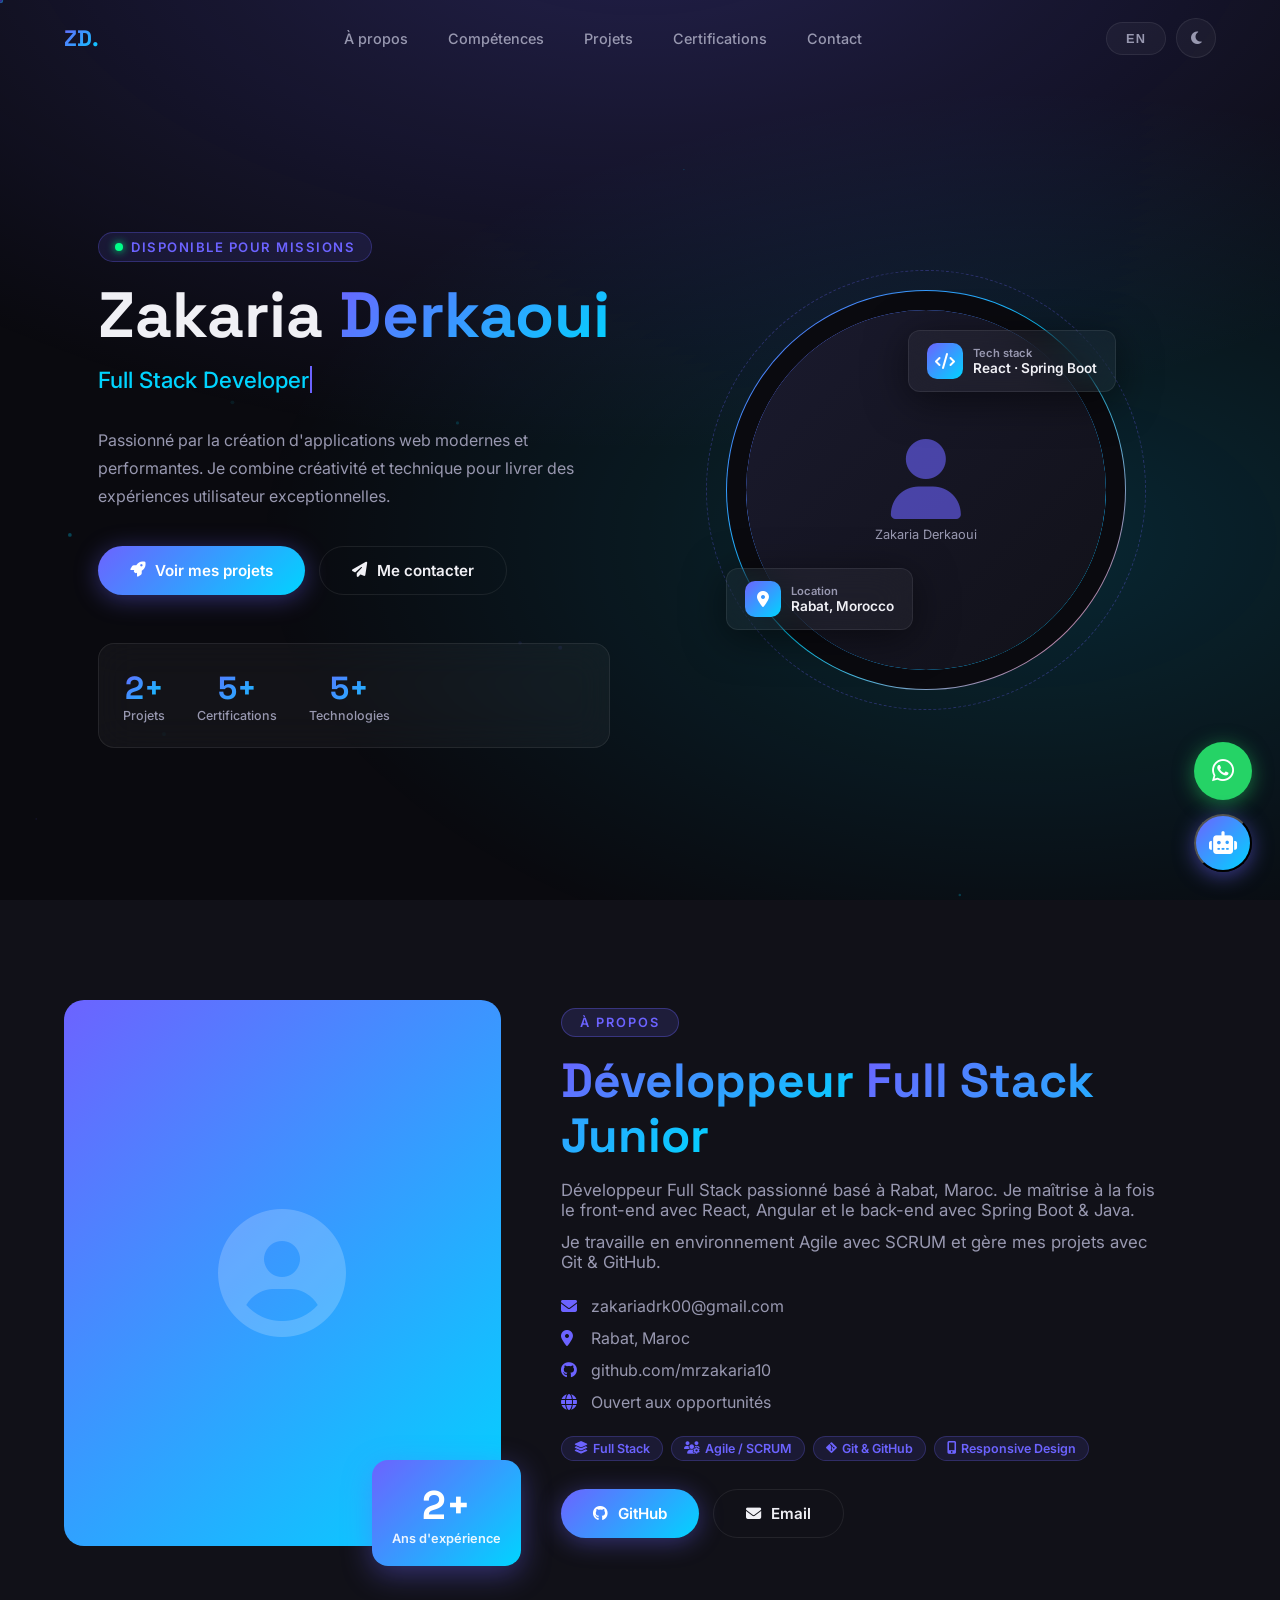
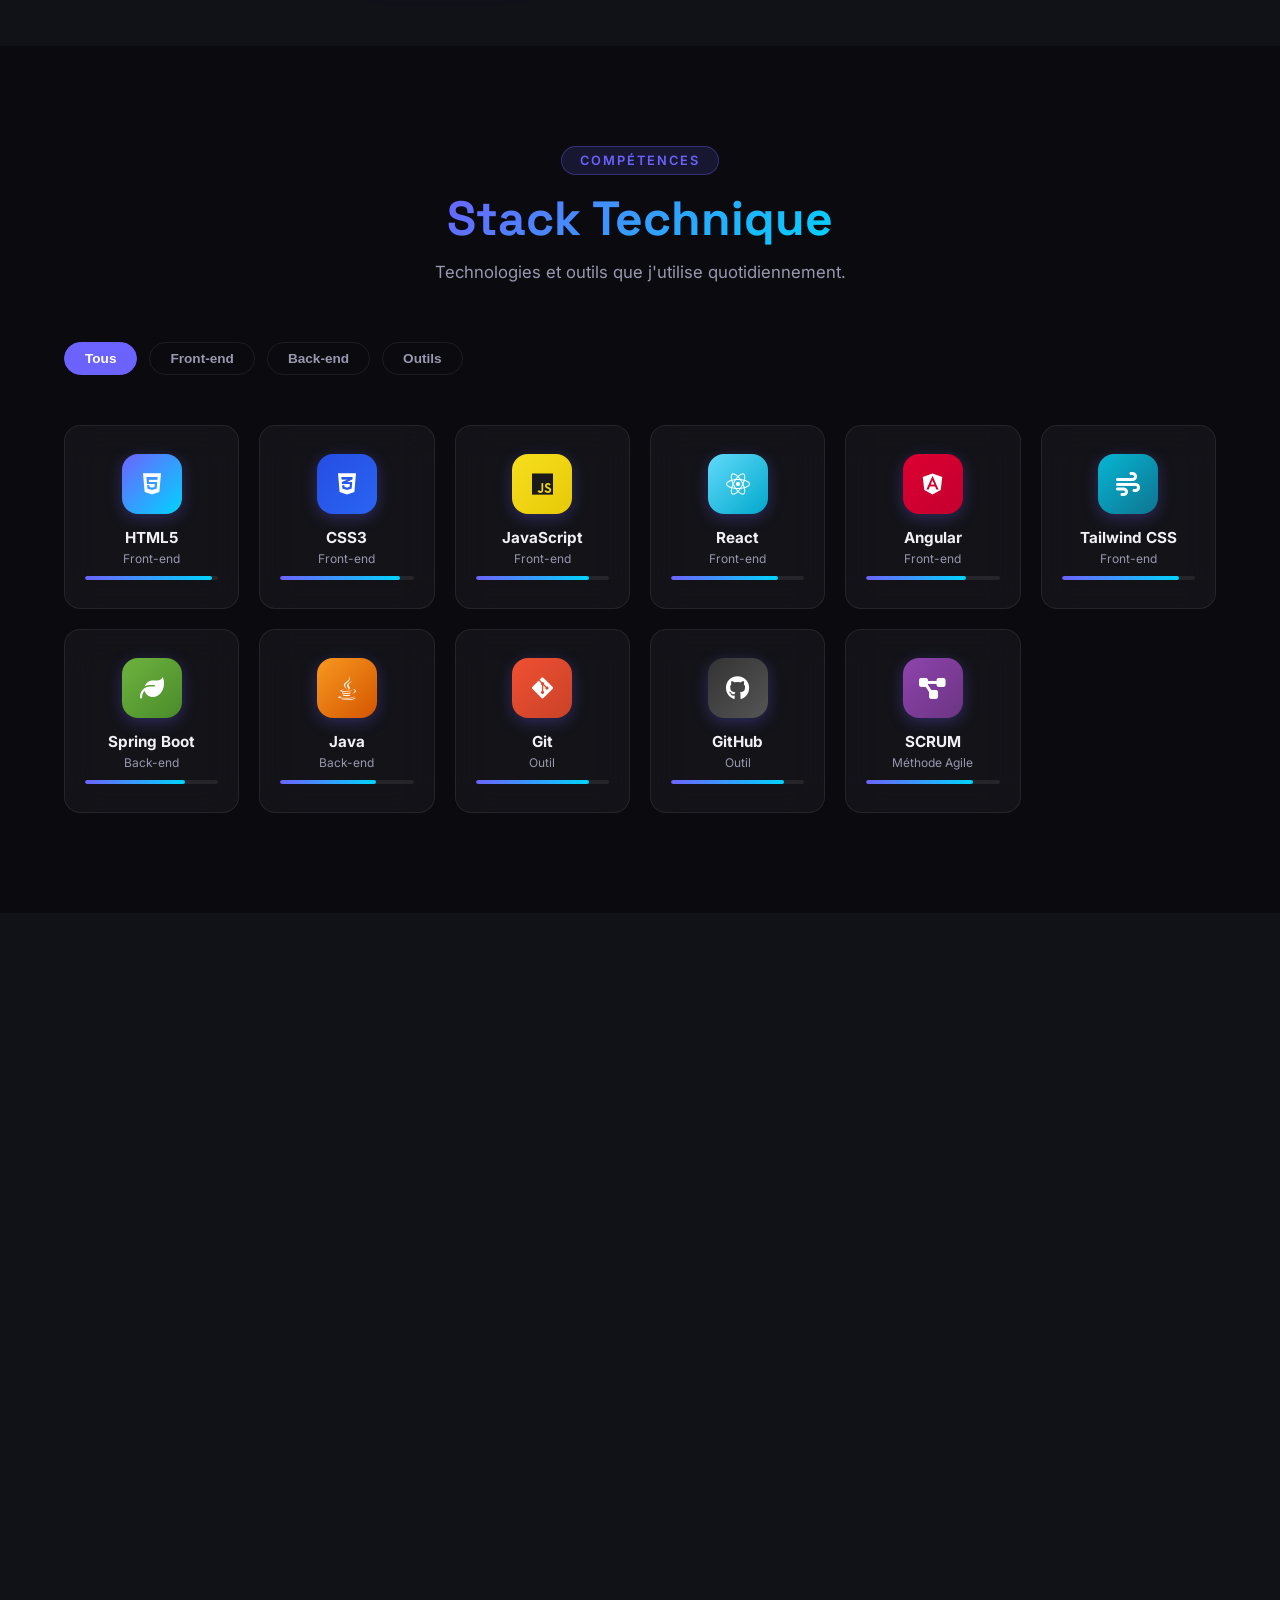
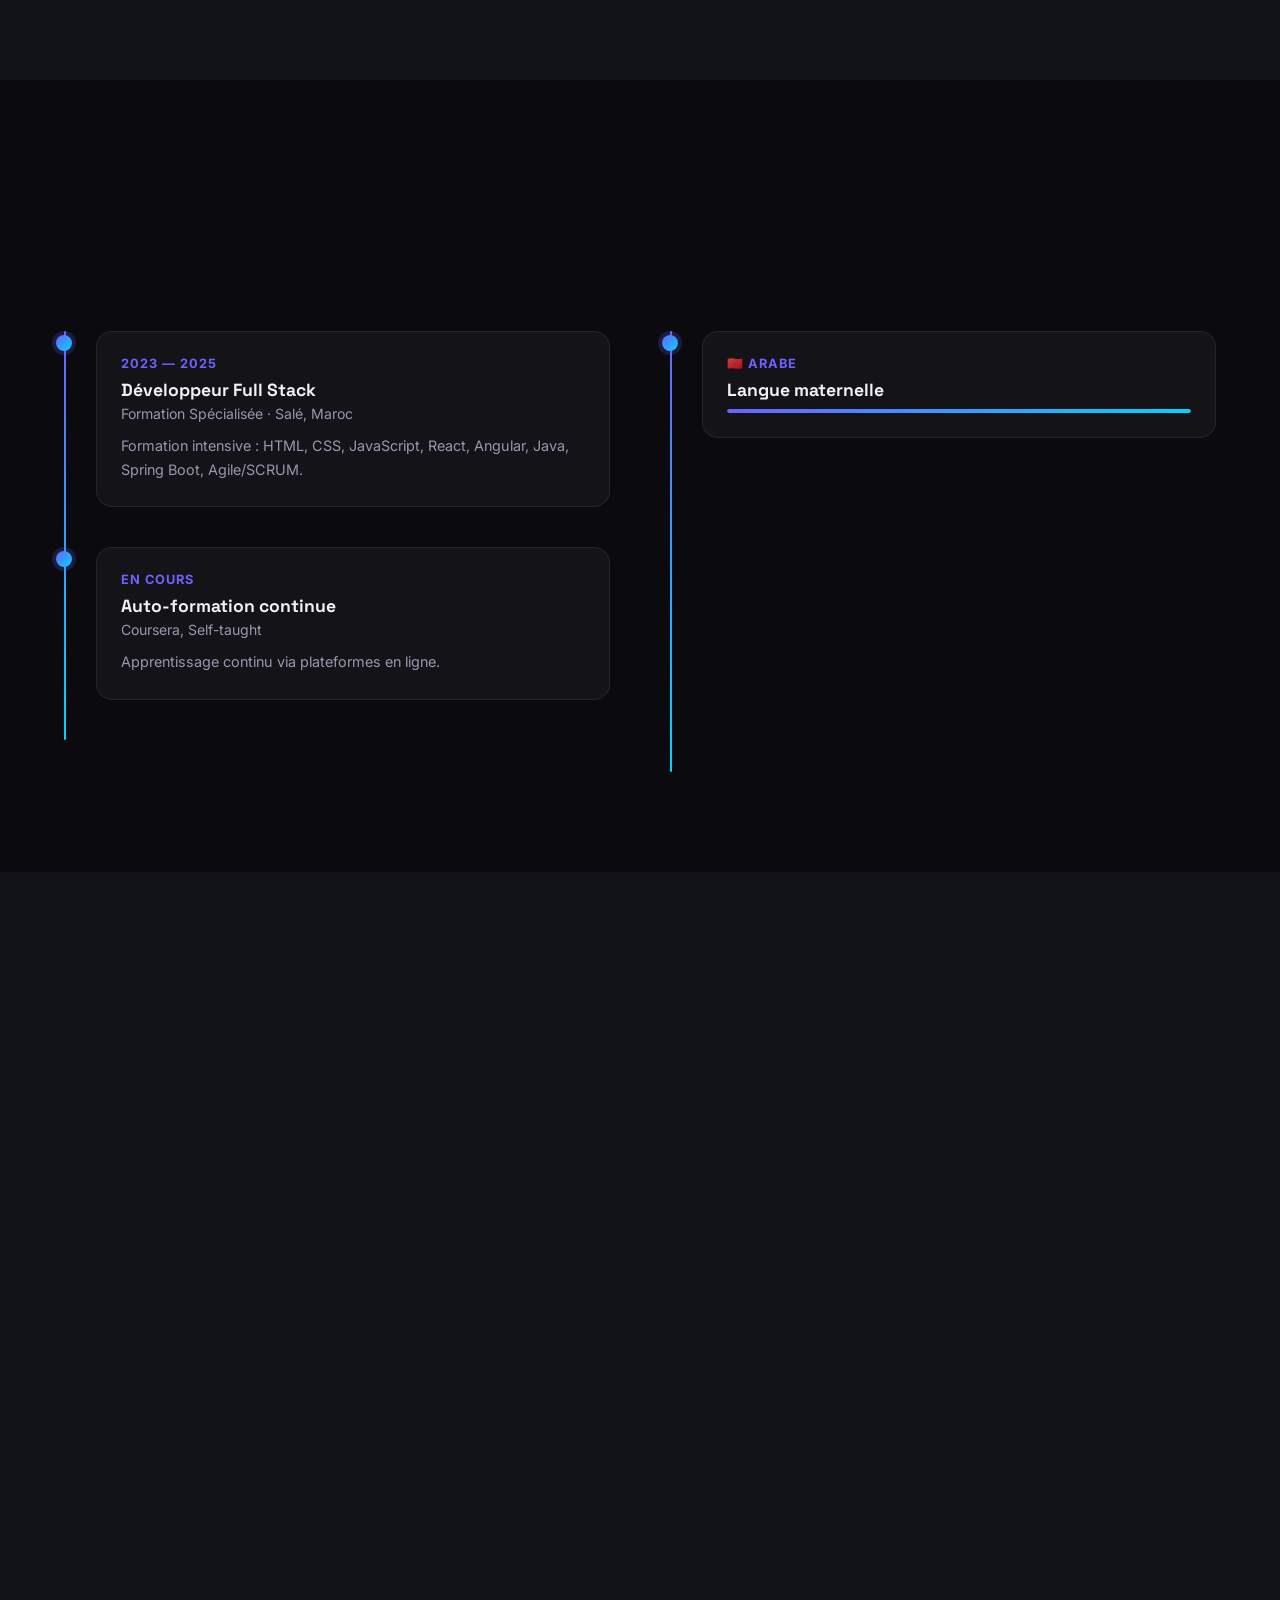
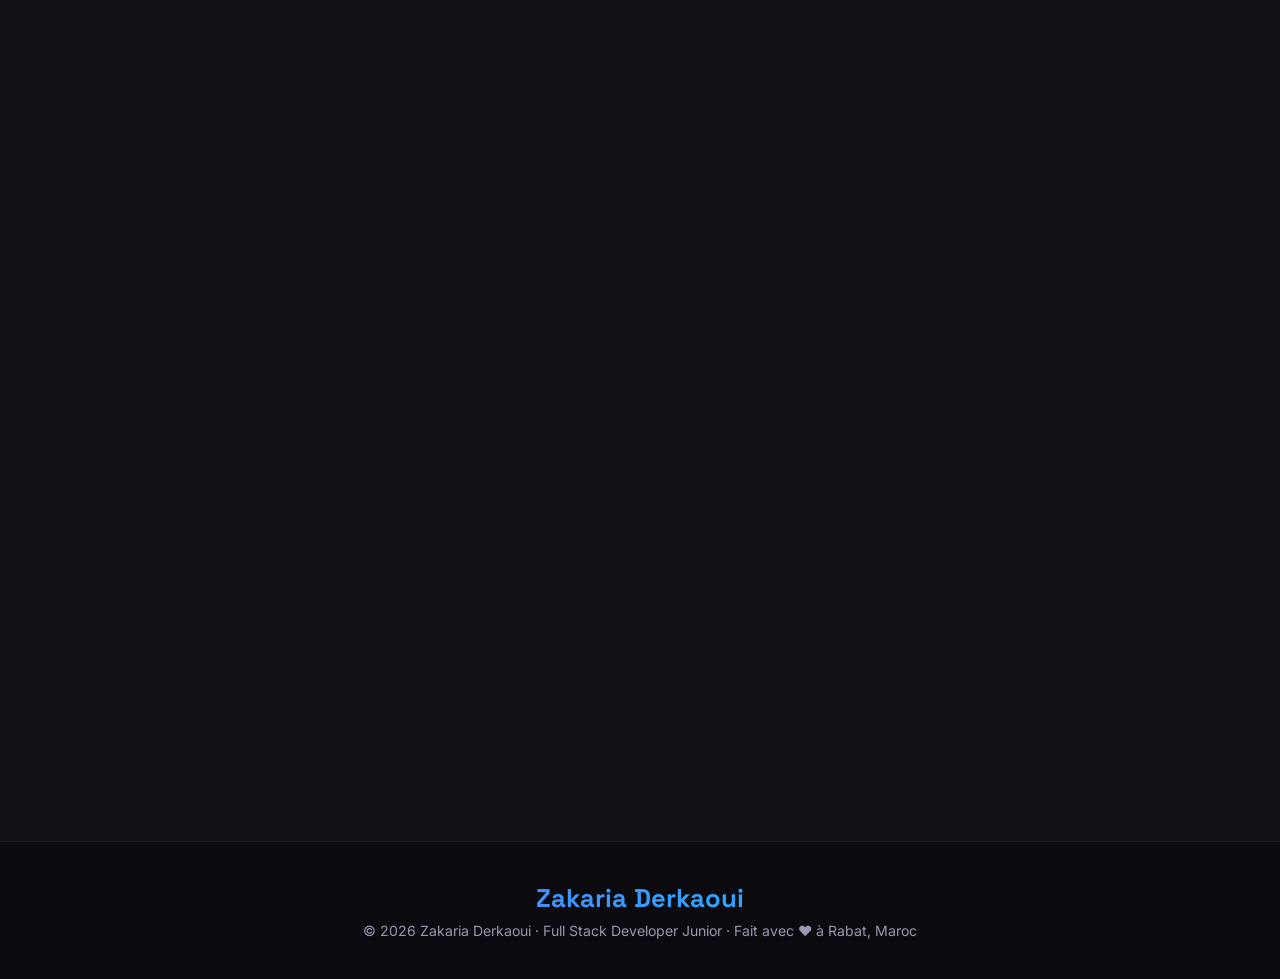
<file: zakaria_drk.html>
<!DOCTYPE html>
<html lang="fr" data-theme="dark">
<head>
  <meta charset="UTF-8" />
  <meta name="viewport" content="width=device-width, initial-scale=1.0"/>
  <title>Zakaria Derkaoui — Full Stack Developer</title>
  <link rel="preconnect" href="https://fonts.googleapis.com"/>
  <link href="https://fonts.googleapis.com/css2?family=Inter:wght@300;400;500;600;700;800;900&family=Space+Grotesk:wght@300;400;500;600;700&display=swap" rel="stylesheet"/>
  <link rel="stylesheet" href="https://cdnjs.cloudflare.com/ajax/libs/font-awesome/6.5.0/css/all.min.css"/>

  <style>
    /* ═══════════════════════════════════════════════
       VARIABLES & RESET
    ═══════════════════════════════════════════════ */
    :root {
      --accent:      #6c63ff;
      --accent2:     #00d4ff;
      --accent3:     #ff6584;
      --bg:          #0a0a0f;
      --bg2:         #111118;
      --bg3:         #1a1a2e;
      --card:        rgba(255,255,255,0.04);
      --border:      rgba(255,255,255,0.08);
      --text:        #f0f0f5;
      --text2:       #9898b0;
      --text3:       #6060780;
      --shadow:      0 8px 40px rgba(0,0,0,0.5);
      --blur:        blur(18px);
      --radius:      16px;
      --transition:  0.35s cubic-bezier(.4,0,.2,1);
    }
    [data-theme="light"] {
      --bg:    #f5f5ff;
      --bg2:   #eeeef8;
      --bg3:   #e0e0f0;
      --card:  rgba(255,255,255,0.75);
      --border:rgba(100,100,180,0.18);
      --text:  #111128;
      --text2: #44446a;
      --shadow:0 8px 40px rgba(108,99,255,0.12);
    }
    *,*::before,*::after{box-sizing:border-box;margin:0;padding:0;}
    html{scroll-behavior:smooth;font-size:16px;}
    body{
      font-family:'Inter',sans-serif;
      background:var(--bg);
      color:var(--text);
      overflow-x:hidden;
      transition:background var(--transition), color var(--transition);
    }
    ::selection{background:var(--accent);color:#fff;}
    a{text-decoration:none;color:inherit;}
    img{max-width:100%;display:block;}
    ul{list-style:none;}

    /* ═══════════════════════════════════════════════
       SCROLLBAR
    ═══════════════════════════════════════════════ */
    ::-webkit-scrollbar{width:6px;}
    ::-webkit-scrollbar-track{background:var(--bg);}
    ::-webkit-scrollbar-thumb{background:var(--accent);border-radius:99px;}

    /* ═══════════════════════════════════════════════
       CANVAS PARTICLES
    ═══════════════════════════════════════════════ */
    #particles-canvas{
      position:fixed;top:0;left:0;width:100%;height:100%;
      pointer-events:none;z-index:0;opacity:.5;
    }

    /* ═══════════════════════════════════════════════
       GLOBAL UTILITIES
    ═══════════════════════════════════════════════ */
    .container{max-width:1200px;margin:0 auto;padding:0 24px;}
    .section{padding:100px 0;position:relative;z-index:1;}
    .section-tag{
      display:inline-flex;align-items:center;gap:8px;
      background:rgba(108,99,255,0.15);border:1px solid rgba(108,99,255,0.35);
      color:var(--accent);border-radius:99px;padding:6px 18px;
      font-size:.8rem;font-weight:600;letter-spacing:2px;text-transform:uppercase;
      margin-bottom:16px;
    }
    .section-title{
      font-family:'Space Grotesk',sans-serif;
      font-size:clamp(2rem,4vw,3rem);font-weight:700;
      line-height:1.15;margin-bottom:16px;
    }
    .section-title span{
      background:linear-gradient(135deg,var(--accent),var(--accent2));
      -webkit-background-clip:text;-webkit-text-fill-color:transparent;
    }
    .section-sub{color:var(--text2);font-size:1.05rem;max-width:600px;}
    .btn{
      display:inline-flex;align-items:center;gap:10px;
      padding:14px 32px;border-radius:99px;font-weight:600;
      font-size:.95rem;cursor:pointer;border:none;
      transition:var(--transition);position:relative;overflow:hidden;
    }
    .btn::after{
      content:'';position:absolute;inset:0;background:rgba(255,255,255,0);
      transition:var(--transition);
    }
    .btn:hover::after{background:rgba(255,255,255,0.08);}
    .btn-primary{
      background:linear-gradient(135deg,var(--accent),var(--accent2));color:#fff;
      box-shadow:0 4px 24px rgba(108,99,255,0.4);
    }
    .btn-outline{
      background:transparent;color:var(--text);
      border:1.5px solid var(--border);
    }
    .btn-outline:hover{border-color:var(--accent);color:var(--accent);}
    .glass{
      background:var(--card);
      backdrop-filter:var(--blur);-webkit-backdrop-filter:var(--blur);
      border:1px solid var(--border);border-radius:var(--radius);
    }
    .badge{
      display:inline-flex;align-items:center;gap:5px;
      background:rgba(108,99,255,0.12);color:var(--accent);
      border:1px solid rgba(108,99,255,0.25);
      border-radius:99px;padding:4px 12px;font-size:.78rem;font-weight:600;
    }

    /* ═══════════════════════════════════════════════
       REVEAL ANIMATIONS
    ═══════════════════════════════════════════════ */
    .reveal{opacity:0;transform:translateY(40px);transition:opacity .7s ease,transform .7s ease;}
    .reveal.visible{opacity:1;transform:translateY(0);}
    .reveal-left{opacity:0;transform:translateX(-40px);transition:opacity .7s ease,transform .7s ease;}
    .reveal-left.visible{opacity:1;transform:translateX(0);}
    .reveal-right{opacity:0;transform:translateX(40px);transition:opacity .7s ease,transform .7s ease;}
    .reveal-right.visible{opacity:1;transform:translateX(0);}

    /* ═══════════════════════════════════════════════
       NAVBAR
    ═══════════════════════════════════════════════ */
    nav{
      position:fixed;top:0;left:0;right:0;z-index:1000;
      padding:18px 0;transition:var(--transition);
    }
    nav.scrolled{
      background:rgba(10,10,15,.85);
      backdrop-filter:var(--blur);-webkit-backdrop-filter:var(--blur);
      border-bottom:1px solid var(--border);padding:12px 0;
    }
    [data-theme="light"] nav.scrolled{background:rgba(245,245,255,.85);}
    .nav-inner{
      display:flex;align-items:center;justify-content:space-between;
    }
    .nav-logo{
      font-family:'Space Grotesk',sans-serif;font-weight:700;font-size:1.4rem;
      background:linear-gradient(135deg,var(--accent),var(--accent2));
      -webkit-background-clip:text;-webkit-text-fill-color:transparent;
    }
    .nav-links{display:flex;align-items:center;gap:8px;}
    .nav-links a{
      padding:8px 16px;border-radius:99px;font-size:.9rem;font-weight:500;
      color:var(--text2);transition:var(--transition);
    }
    .nav-links a:hover,.nav-links a.active{
      color:var(--accent);background:rgba(108,99,255,0.12);
    }
    .nav-actions{display:flex;align-items:center;gap:10px;}
    .icon-btn{
      width:40px;height:40px;border-radius:50%;
      background:var(--card);border:1px solid var(--border);
      display:flex;align-items:center;justify-content:center;
      cursor:pointer;transition:var(--transition);font-size:.9rem;
      color:var(--text2);
    }
    .icon-btn:hover{border-color:var(--accent);color:var(--accent);}
    .lang-btn{
      min-width:60px;padding:8px 14px;border-radius:99px;
      background:var(--card);border:1px solid var(--border);
      font-size:.8rem;font-weight:700;cursor:pointer;
      color:var(--text2);transition:var(--transition);
      letter-spacing:1px;
    }
    .lang-btn:hover{border-color:var(--accent);color:var(--accent);}
    .hamburger{
      display:none;flex-direction:column;gap:5px;cursor:pointer;
      background:none;border:none;padding:5px;
    }
    .hamburger span{
      width:24px;height:2px;background:var(--text);
      border-radius:2px;transition:var(--transition);display:block;
    }
    .mobile-menu{
      display:none;position:fixed;top:0;left:0;right:0;bottom:0;
      background:var(--bg2);z-index:999;flex-direction:column;
      align-items:center;justify-content:center;gap:24px;
    }
    .mobile-menu.open{display:flex;}
    .mobile-menu a{
      font-family:'Space Grotesk',sans-serif;font-size:2rem;font-weight:700;
      color:var(--text2);transition:var(--transition);
    }
    .mobile-menu a:hover{color:var(--accent);}
    .close-menu{
      position:absolute;top:24px;right:24px;
      background:none;border:none;color:var(--text);
      font-size:1.5rem;cursor:pointer;
    }
    @media(max-width:768px){
      .nav-links{display:none;}
      .hamburger{display:flex;}
    }

    /* ═══════════════════════════════════════════════
       HERO
    ═══════════════════════════════════════════════ */
    #hero{
      min-height:100vh;display:flex;align-items:center;
      padding-top:80px;position:relative;overflow:hidden;
    }
    .hero-bg{
      position:absolute;inset:0;z-index:0;
      background:radial-gradient(ellipse 80% 60% at 50% -10%,rgba(108,99,255,.25),transparent),
                 radial-gradient(ellipse 60% 50% at 80% 60%,rgba(0,212,255,.15),transparent);
    }
    .hero-content{
      display:grid;grid-template-columns:1fr 1fr;
      align-items:center;gap:60px;position:relative;z-index:1;
    }
    .hero-label{
      display:inline-flex;align-items:center;gap:8px;
      background:rgba(108,99,255,0.12);border:1px solid rgba(108,99,255,.3);
      color:var(--accent);border-radius:99px;padding:6px 16px;
      font-size:.82rem;font-weight:600;letter-spacing:1.5px;
      text-transform:uppercase;margin-bottom:20px;
    }
    .hero-label .dot{
      width:8px;height:8px;background:#00ff88;border-radius:50%;
      box-shadow:0 0 8px #00ff88;animation:pulse 2s infinite;
    }
    @keyframes pulse{0%,100%{opacity:1;}50%{opacity:.4;}}
    .hero-name{
      font-family:'Space Grotesk',sans-serif;
      font-size:clamp(2.8rem,5vw,4.5rem);font-weight:800;
      line-height:1.05;margin-bottom:16px;
    }
    .hero-name .first{color:var(--text);}
    .hero-name .last{
      background:linear-gradient(135deg,var(--accent),var(--accent2));
      -webkit-background-clip:text;-webkit-text-fill-color:transparent;
    }
    #typed-wrapper{
      font-size:clamp(1.1rem,2.5vw,1.4rem);font-weight:500;
      color:var(--text2);height:36px;margin-bottom:24px;
    }
    #typed-wrapper span{color:var(--accent2);}
    .cursor{
      display:inline-block;width:2px;height:1.2em;
      background:var(--accent);margin-left:1px;
      vertical-align:text-bottom;animation:blink .8s step-end infinite;
    }
    @keyframes blink{0%,100%{opacity:1;}50%{opacity:0;}}
    .hero-desc{color:var(--text2);font-size:1rem;line-height:1.75;margin-bottom:36px;max-width:500px;}
    .hero-btns{display:flex;gap:14px;flex-wrap:wrap;margin-bottom:48px;}
    .hero-stats{
      display:flex;gap:32px;padding:24px;
      background:var(--card);backdrop-filter:var(--blur);
      border:1px solid var(--border);border-radius:var(--radius);
    }
    .stat{text-align:center;}
    .stat-num{
      font-family:'Space Grotesk',sans-serif;font-size:2rem;font-weight:800;
      background:linear-gradient(135deg,var(--accent),var(--accent2));
      -webkit-background-clip:text;-webkit-text-fill-color:transparent;
    }
    .stat-label{font-size:.78rem;color:var(--text2);font-weight:500;}
    .hero-visual{display:flex;justify-content:center;position:relative;}
    .hero-photo-ring{
      position:relative;width:360px;height:360px;
    }
    .ring{
      position:absolute;inset:-20px;border-radius:50%;
      border:1.5px solid transparent;
      background:linear-gradient(var(--bg),var(--bg)) padding-box,
                 linear-gradient(135deg,var(--accent),var(--accent2),var(--accent3)) border-box;
      animation:spin 12s linear infinite;
    }
    .ring2{
      position:absolute;inset:-40px;border-radius:50%;
      border:1px dashed rgba(108,99,255,.3);
      animation:spin 20s linear infinite reverse;
    }
    @keyframes spin{to{transform:rotate(360deg);}}
    .photo-circle{
      position:absolute;inset:0;border-radius:50%;overflow:hidden;
      background:linear-gradient(135deg,var(--accent),var(--accent2));
      display:flex;align-items:center;justify-content:center;
    }
    .photo-circle img{
      width:100%;height:100%;object-fit:cover;border-radius:50%;
    }
    .photo-placeholder{
      width:100%;height:100%;display:flex;flex-direction:column;
      align-items:center;justify-content:center;gap:8px;
      background:linear-gradient(135deg,var(--bg3),var(--bg2));
      border-radius:50%;
    }
    .photo-placeholder i{font-size:5rem;color:var(--accent);opacity:.6;}
    .photo-placeholder span{font-size:.8rem;color:var(--text2);}
    .floating-card{
      position:absolute;
      background:var(--card);backdrop-filter:var(--blur);
      border:1px solid var(--border);border-radius:12px;
      padding:12px 18px;display:flex;align-items:center;gap:10px;
      font-size:.85rem;font-weight:600;white-space:nowrap;
      animation:float 4s ease-in-out infinite;box-shadow:var(--shadow);
    }
    .floating-card.card1{top:20px;right:-10px;animation-delay:0s;}
    .floating-card.card2{bottom:40px;left:-20px;animation-delay:2s;}
    .floating-card .fc-icon{
      width:36px;height:36px;border-radius:10px;
      background:linear-gradient(135deg,var(--accent),var(--accent2));
      display:flex;align-items:center;justify-content:center;color:#fff;font-size:1rem;
    }
    @keyframes float{0%,100%{transform:translateY(0);}50%{transform:translateY(-10px);}}
    @media(max-width:768px){
      .hero-content{grid-template-columns:1fr;text-align:center;}
      .hero-btns{justify-content:center;}
      .hero-stats{justify-content:center;}
      .hero-visual{margin-top:40px;}
      .hero-photo-ring{width:260px;height:260px;}
      .floating-card{display:none;}
    }

    /* ═══════════════════════════════════════════════
       ABOUT
    ═══════════════════════════════════════════════ */
    #about{background:var(--bg2);}
    .about-grid{display:grid;grid-template-columns:1fr 1.5fr;gap:60px;align-items:center;}
    .about-img-wrap{position:relative;}
    .about-img-bg{
      width:100%;aspect-ratio:4/5;border-radius:20px;
      background:linear-gradient(135deg,var(--accent),var(--accent2));
      overflow:hidden;position:relative;
    }
    .about-img-bg img{width:100%;height:100%;object-fit:cover;}
    .about-img-placeholder{
      width:100%;height:100%;display:flex;align-items:center;justify-content:center;
      font-size:8rem;color:rgba(255,255,255,.2);
    }
    .about-badge-wrap{
      position:absolute;bottom:-20px;right:-20px;
      background:linear-gradient(135deg,var(--accent),var(--accent2));
      border-radius:16px;padding:20px;text-align:center;color:#fff;
      box-shadow:0 8px 30px rgba(108,99,255,.4);
    }
    .about-badge-num{font-family:'Space Grotesk',sans-serif;font-size:2.5rem;font-weight:800;}
    .about-badge-txt{font-size:.8rem;font-weight:600;opacity:.9;}
    .about-text .info-list{margin:24px 0;display:flex;flex-direction:column;gap:12px;}
    .info-item{display:flex;align-items:center;gap:12px;color:var(--text2);}
    .info-item i{width:18px;color:var(--accent);}
    .info-item a:hover{color:var(--accent);}
    .about-tags{display:flex;flex-wrap:wrap;gap:8px;margin-top:16px;}
    @media(max-width:768px){
      .about-grid{grid-template-columns:1fr;}
      .about-img-badge-wrap{max-width:280px;margin:0 auto 40px;}
    }

    /* ═══════════════════════════════════════════════
       SKILLS
    ═══════════════════════════════════════════════ */
    .skills-grid{
      display:grid;grid-template-columns:repeat(auto-fit,minmax(160px,1fr));
      gap:20px;margin-top:50px;
    }
    .skill-card{
      background:var(--card);backdrop-filter:var(--blur);
      border:1px solid var(--border);border-radius:var(--radius);
      padding:28px 20px;text-align:center;cursor:default;
      transition:var(--transition);position:relative;overflow:hidden;
    }
    .skill-card::before{
      content:'';position:absolute;inset:0;opacity:0;
      background:linear-gradient(135deg,rgba(108,99,255,.15),rgba(0,212,255,.08));
      transition:var(--transition);
    }
    .skill-card:hover::before{opacity:1;}
    .skill-card:hover{transform:translateY(-6px);border-color:var(--accent);box-shadow:0 12px 30px rgba(108,99,255,.2);}
    .skill-icon{
      width:60px;height:60px;border-radius:16px;margin:0 auto 14px;
      background:linear-gradient(135deg,var(--accent),var(--accent2));
      display:flex;align-items:center;justify-content:center;
      font-size:1.5rem;color:#fff;box-shadow:0 4px 16px rgba(108,99,255,.3);
    }
    .skill-name{font-weight:700;font-size:.95rem;margin-bottom:4px;}
    .skill-type{font-size:.75rem;color:var(--text2);}
    .skill-bar-wrap{
      margin-top:10px;height:4px;background:var(--border);border-radius:99px;overflow:hidden;
    }
    .skill-bar{
      height:100%;border-radius:99px;
      background:linear-gradient(90deg,var(--accent),var(--accent2));
      width:0;transition:width 1.2s cubic-bezier(.4,0,.2,1);
    }
    .skills-cats{
      display:flex;flex-wrap:wrap;gap:12px;margin-bottom:32px;
    }
    .cat-btn{
      padding:8px 20px;border-radius:99px;font-size:.85rem;font-weight:600;
      border:1.5px solid var(--border);background:transparent;
      color:var(--text2);cursor:pointer;transition:var(--transition);
    }
    .cat-btn.active,.cat-btn:hover{
      background:var(--accent);border-color:var(--accent);color:#fff;
    }

    /* ═══════════════════════════════════════════════
       PROJECTS
    ═══════════════════════════════════════════════ */
    #projects{background:var(--bg2);}
    .projects-grid{
      display:grid;grid-template-columns:repeat(auto-fit,minmax(340px,1fr));
      gap:28px;margin-top:50px;
    }
    .project-card{
      background:var(--card);backdrop-filter:var(--blur);
      border:1px solid var(--border);border-radius:20px;
      overflow:hidden;transition:var(--transition);cursor:pointer;
      position:relative;
    }
    .project-card:hover{transform:translateY(-8px);border-color:var(--accent);box-shadow:0 20px 50px rgba(108,99,255,.2);}
    .project-img{
      height:200px;position:relative;overflow:hidden;
      background:linear-gradient(135deg,var(--bg3),var(--bg));
      display:flex;align-items:center;justify-content:center;
    }
    .project-img .project-icon{font-size:4rem;opacity:.3;}
    .project-img .project-overlay{
      position:absolute;inset:0;
      background:linear-gradient(135deg,rgba(108,99,255,.8),rgba(0,212,255,.6));
      display:flex;align-items:center;justify-content:center;
      opacity:0;transition:var(--transition);gap:12px;
    }
    .project-card:hover .project-overlay{opacity:1;}
    .project-body{padding:24px;}
    .project-title{
      font-family:'Space Grotesk',sans-serif;font-size:1.2rem;
      font-weight:700;margin-bottom:8px;
    }
    .project-desc{color:var(--text2);font-size:.9rem;line-height:1.7;margin-bottom:16px;}
    .project-stack{display:flex;flex-wrap:wrap;gap:6px;}
    .stack-tag{
      background:rgba(108,99,255,.1);color:var(--accent);
      border:1px solid rgba(108,99,255,.2);border-radius:6px;
      padding:3px 10px;font-size:.75rem;font-weight:600;
    }

    /* ═══════════════════════════════════════════════
       CERTIFICATIONS
    ═══════════════════════════════════════════════ */
    .certs-grid{
      display:grid;grid-template-columns:repeat(auto-fit,minmax(280px,1fr));
      gap:24px;margin-top:50px;
    }
    .cert-card{
      background:var(--card);backdrop-filter:var(--blur);
      border:1px solid var(--border);border-radius:var(--radius);
      padding:28px;display:flex;gap:18px;align-items:flex-start;
      transition:var(--transition);
    }
    .cert-card:hover{transform:translateY(-4px);border-color:var(--accent);}
    .cert-icon{
      width:52px;height:52px;min-width:52px;border-radius:14px;
      background:linear-gradient(135deg,var(--accent),var(--accent2));
      display:flex;align-items:center;justify-content:center;
      font-size:1.4rem;color:#fff;
    }
    .cert-info .cert-title{font-weight:700;font-size:.98rem;margin-bottom:6px;}
    .cert-info .cert-issuer{color:var(--text2);font-size:.85rem;margin-bottom:10px;}
    .cert-info .cert-link{
      display:inline-flex;align-items:center;gap:6px;
      color:var(--accent);font-size:.82rem;font-weight:600;
      transition:var(--transition);
    }
    .cert-info .cert-link:hover{gap:10px;}

    /* ═══════════════════════════════════════════════
       CONTACT
    ═══════════════════════════════════════════════ */
    #contact{background:var(--bg2);}
    .contact-grid{display:grid;grid-template-columns:1fr 1.5fr;gap:60px;align-items:start;}
    .contact-info .info-block{margin-top:32px;display:flex;flex-direction:column;gap:20px;}
    .contact-item{
      display:flex;align-items:center;gap:16px;padding:20px;
      background:var(--card);border:1px solid var(--border);border-radius:var(--radius);
      transition:var(--transition);
    }
    .contact-item:hover{border-color:var(--accent);transform:translateX(4px);}
    .contact-item-icon{
      width:48px;height:48px;border-radius:14px;
      background:linear-gradient(135deg,var(--accent),var(--accent2));
      display:flex;align-items:center;justify-content:center;
      color:#fff;font-size:1.1rem;
    }
    .contact-item-text .label{font-size:.78rem;color:var(--text2);font-weight:600;text-transform:uppercase;letter-spacing:1px;}
    .contact-item-text .value{font-weight:600;font-size:.95rem;margin-top:2px;}
    .social-row{display:flex;gap:12px;margin-top:24px;}
    .social-link{
      width:44px;height:44px;border-radius:12px;
      background:var(--card);border:1px solid var(--border);
      display:flex;align-items:center;justify-content:center;
      font-size:1.1rem;color:var(--text2);transition:var(--transition);
    }
    .social-link:hover{background:var(--accent);border-color:var(--accent);color:#fff;transform:translateY(-3px);}
    .contact-form{
      background:var(--card);backdrop-filter:var(--blur);
      border:1px solid var(--border);border-radius:20px;padding:40px;
    }
    .form-row{display:grid;grid-template-columns:1fr 1fr;gap:16px;}
    .form-group{margin-bottom:20px;}
    .form-group label{display:block;font-size:.85rem;font-weight:600;color:var(--text2);margin-bottom:8px;}
    .form-group input,.form-group textarea,.form-group select{
      width:100%;padding:14px 18px;
      background:rgba(255,255,255,.05);border:1.5px solid var(--border);
      color:var(--text);border-radius:12px;font-family:inherit;font-size:.95rem;
      outline:none;transition:var(--transition);
    }
    [data-theme="light"] .form-group input,[data-theme="light"] .form-group textarea,[data-theme="light"] .form-group select{
      background:rgba(0,0,0,.04);
    }
    .form-group input:focus,.form-group textarea:focus{border-color:var(--accent);box-shadow:0 0 0 3px rgba(108,99,255,.15);}
    .form-group textarea{resize:vertical;min-height:120px;}
    @media(max-width:768px){
      .contact-grid{grid-template-columns:1fr;}
      .form-row{grid-template-columns:1fr;}
      .contact-form{padding:24px;}
    }

    /* ═══════════════════════════════════════════════
       TIMELINE (Experience)
    ═══════════════════════════════════════════════ */
    .timeline{position:relative;padding-left:32px;margin-top:50px;}
    .timeline::before{
      content:'';position:absolute;left:0;top:0;bottom:0;
      width:2px;background:linear-gradient(180deg,var(--accent),var(--accent2));
      border-radius:2px;
    }
    .tl-item{position:relative;padding-bottom:40px;}
    .tl-dot{
      position:absolute;left:-40px;top:4px;
      width:16px;height:16px;border-radius:50%;
      background:linear-gradient(135deg,var(--accent),var(--accent2));
      box-shadow:0 0 0 4px rgba(108,99,255,.2);
    }
    .tl-card{
      background:var(--card);border:1px solid var(--border);border-radius:var(--radius);
      padding:24px;transition:var(--transition);
    }
    .tl-card:hover{border-color:var(--accent);}
    .tl-date{font-size:.8rem;font-weight:700;color:var(--accent);text-transform:uppercase;letter-spacing:1px;margin-bottom:8px;}
    .tl-title{font-family:'Space Grotesk',sans-serif;font-size:1.1rem;font-weight:700;margin-bottom:4px;}
    .tl-place{font-size:.88rem;color:var(--text2);margin-bottom:12px;}
    .tl-desc{color:var(--text2);font-size:.9rem;line-height:1.7;}

    /* ═══════════════════════════════════════════════
       FOOTER
    ═══════════════════════════════════════════════ */
    footer{
      background:var(--bg);border-top:1px solid var(--border);
      padding:40px 0;text-align:center;
    }
    .footer-logo{
      font-family:'Space Grotesk',sans-serif;font-weight:800;font-size:1.6rem;
      background:linear-gradient(135deg,var(--accent),var(--accent2));
      -webkit-background-clip:text;-webkit-text-fill-color:transparent;
      margin-bottom:8px;
    }
    .footer-copy{color:var(--text2);font-size:.88rem;}
    .footer-copy a{color:var(--accent);}

    /* ═══════════════════════════════════════════════
       WHATSAPP FLOATING BUTTON
    ═══════════════════════════════════════════════ */
    #wa-btn{
      position:fixed;bottom:100px;right:28px;z-index:800;
      width:58px;height:58px;border-radius:50%;
      background:#25D366;box-shadow:0 4px 20px rgba(37,211,102,.5);
      display:flex;align-items:center;justify-content:center;
      font-size:1.6rem;color:#fff;cursor:pointer;
      transition:var(--transition);text-decoration:none;
      animation:waPulse 3s ease-in-out infinite;
    }
    #wa-btn:hover{transform:scale(1.12);box-shadow:0 8px 30px rgba(37,211,102,.7);}
    @keyframes waPulse{
      0%,100%{box-shadow:0 4px 20px rgba(37,211,102,.5),0 0 0 0 rgba(37,211,102,.4);}
      50%{box-shadow:0 4px 20px rgba(37,211,102,.5),0 0 0 14px rgba(37,211,102,0);}
    }
    .wa-tooltip{
      position:absolute;right:68px;top:50%;transform:translateY(-50%);
      background:var(--bg2);border:1px solid var(--border);border-radius:8px;
      padding:6px 14px;font-size:.82rem;font-weight:600;white-space:nowrap;
      color:var(--text);pointer-events:none;opacity:0;transition:var(--transition);
    }
    #wa-btn:hover .wa-tooltip{opacity:1;}

    /* ═══════════════════════════════════════════════
       CHATBOT
    ═══════════════════════════════════════════════ */
    #chat-btn{
      position:fixed;bottom:28px;right:28px;z-index:800;
      width:58px;height:58px;border-radius:50%;
      background:linear-gradient(135deg,var(--accent),var(--accent2));
      box-shadow:0 4px 20px rgba(108,99,255,.5);
      display:flex;align-items:center;justify-content:center;
      font-size:1.4rem;color:#fff;cursor:pointer;transition:var(--transition);
    }
    #chat-btn:hover{transform:scale(1.1);}
    #chat-window{
      position:fixed;bottom:100px;right:28px;z-index:800;
      width:360px;max-height:560px;
      background:var(--bg2);border:1px solid var(--border);
      border-radius:20px;box-shadow:0 20px 60px rgba(0,0,0,.4);
      display:flex;flex-direction:column;overflow:hidden;
      transform:scale(0) translateY(20px);transform-origin:bottom right;
      opacity:0;pointer-events:none;transition:var(--transition);
    }
    #chat-window.open{
      transform:scale(1) translateY(0);opacity:1;pointer-events:all;
    }
    .chat-header{
      padding:18px 20px;
      background:linear-gradient(135deg,var(--accent),var(--accent2));
      display:flex;align-items:center;gap:12px;color:#fff;
    }
    .chat-avatar{
      width:40px;height:40px;border-radius:50%;
      background:rgba(255,255,255,.25);
      display:flex;align-items:center;justify-content:center;
      font-size:1.1rem;
    }
    .chat-header-info .chat-name{font-weight:700;font-size:1rem;}
    .chat-header-info .chat-status{font-size:.78rem;opacity:.85;display:flex;align-items:center;gap:5px;}
    .chat-header-info .chat-status::before{content:'';width:7px;height:7px;background:#00ff88;border-radius:50%;display:inline-block;}
    .chat-header .close-chat{margin-left:auto;background:none;border:none;color:#fff;font-size:1.1rem;cursor:pointer;opacity:.8;}
    .chat-body{
      flex:1;overflow-y:auto;padding:16px;
      display:flex;flex-direction:column;gap:12px;
    }
    .chat-body::-webkit-scrollbar{width:4px;}
    .chat-body::-webkit-scrollbar-thumb{background:rgba(108,99,255,.4);border-radius:4px;}
    .msg{
      max-width:85%;padding:12px 16px;border-radius:16px;
      font-size:.9rem;line-height:1.6;
    }
    .msg.bot{
      background:var(--card);border:1px solid var(--border);
      border-bottom-left-radius:4px;align-self:flex-start;
      color:var(--text);
    }
    .msg.user{
      background:linear-gradient(135deg,var(--accent),var(--accent2));
      color:#fff;border-bottom-right-radius:4px;align-self:flex-end;
    }
    .chat-options{
      display:flex;flex-direction:column;gap:8px;align-self:flex-start;width:100%;
    }
    .chat-option{
      background:var(--card);border:1.5px solid var(--border);
      border-radius:12px;padding:10px 14px;cursor:pointer;
      font-size:.88rem;font-weight:600;color:var(--text2);
      transition:var(--transition);display:flex;align-items:center;gap:8px;
      text-align:left;
    }
    .chat-option:hover{border-color:var(--accent);color:var(--accent);transform:translateX(4px);}
    .chat-option i{color:var(--accent);}
    .typing{display:flex;align-items:center;gap:5px;padding:12px 16px;}
    .typing span{
      width:8px;height:8px;background:var(--accent);border-radius:50%;opacity:.5;
      animation:typingDot 1.4s ease-in-out infinite;
    }
    .typing span:nth-child(2){animation-delay:.2s;}
    .typing span:nth-child(3){animation-delay:.4s;}
    @keyframes typingDot{0%,80%,100%{transform:scale(1);opacity:.5;}40%{transform:scale(1.3);opacity:1;}}
    .chat-footer{padding:12px 16px;border-top:1px solid var(--border);}
    .chat-input-row{display:flex;gap:8px;}
    .chat-input{
      flex:1;padding:10px 14px;border-radius:12px;
      background:var(--card);border:1.5px solid var(--border);
      color:var(--text);font-family:inherit;font-size:.88rem;outline:none;
      transition:var(--transition);
    }
    .chat-input:focus{border-color:var(--accent);}
    .chat-send{
      width:38px;height:38px;border-radius:10px;
      background:linear-gradient(135deg,var(--accent),var(--accent2));
      border:none;color:#fff;cursor:pointer;
      display:flex;align-items:center;justify-content:center;font-size:.9rem;
      transition:var(--transition);
    }
    .chat-send:hover{transform:scale(1.05);}
    @media(max-width:480px){
      #chat-window{right:12px;bottom:90px;width:calc(100vw - 24px);}
      #chat-btn{right:12px;bottom:12px;}
      #wa-btn{right:12px;bottom:80px;}
    }

    /* ═══════════════════════════════════════════════
       MISC: BACK TO TOP
    ═══════════════════════════════════════════════ */
    #back-top{
      position:fixed;bottom:28px;left:28px;z-index:800;
      width:44px;height:44px;border-radius:12px;
      background:var(--card);border:1px solid var(--border);
      display:flex;align-items:center;justify-content:center;
      font-size:.9rem;color:var(--text2);cursor:pointer;
      opacity:0;pointer-events:none;transition:var(--transition);
    }
    #back-top.show{opacity:1;pointer-events:all;}
    #back-top:hover{border-color:var(--accent);color:var(--accent);}

    /* ═══════════════════════════════════════════════
       PROGRESS BAR (top)
    ═══════════════════════════════════════════════ */
    #progress-bar{
      position:fixed;top:0;left:0;height:3px;width:0%;z-index:9999;
      background:linear-gradient(90deg,var(--accent),var(--accent2));
      transition:width .1s linear;
    }

    /* ═══════════════════════════════════════════════
       TOAST
    ═══════════════════════════════════════════════ */
    #toast{
      position:fixed;top:80px;right:28px;z-index:9000;
      background:linear-gradient(135deg,var(--accent),var(--accent2));
      color:#fff;padding:14px 24px;border-radius:12px;
      font-weight:600;font-size:.9rem;
      transform:translateY(-20px);opacity:0;pointer-events:none;
      transition:var(--transition);box-shadow:0 8px 30px rgba(108,99,255,.4);
    }
    #toast.show{transform:translateY(0);opacity:1;}
  </style>
</head>
<body>

<!-- PROGRESS BAR -->
<div id="progress-bar"></div>

<!-- CANVAS -->
<canvas id="particles-canvas"></canvas>

<!-- ═══════ NAVBAR ═══════ -->
<nav id="navbar">
  <div class="container nav-inner">
    <a class="nav-logo" href="#hero">ZD.</a>
    <ul class="nav-links">
      <li><a href="#about"    data-i18n="nav.about">À propos</a></li>
      <li><a href="#skills"   data-i18n="nav.skills">Compétences</a></li>
      <li><a href="#projects" data-i18n="nav.projects">Projets</a></li>
      <li><a href="#certs"    data-i18n="nav.certs">Certifications</a></li>
      <li><a href="#contact"  data-i18n="nav.contact">Contact</a></li>
    </ul>
    <div class="nav-actions">
      <button class="lang-btn" id="lang-toggle" title="Switch Language">FR</button>
      <button class="icon-btn" id="theme-toggle" title="Toggle theme">
        <i class="fas fa-moon" id="theme-icon"></i>
      </button>
      <button class="hamburger" id="hamburger" aria-label="Menu">
        <span></span><span></span><span></span>
      </button>
    </div>
  </div>
</nav>

<!-- MOBILE MENU -->
<div class="mobile-menu" id="mobile-menu">
  <button class="close-menu" id="close-menu"><i class="fas fa-times"></i></button>
  <a href="#about"    data-i18n="nav.about">À propos</a>
  <a href="#skills"   data-i18n="nav.skills">Compétences</a>
  <a href="#projects" data-i18n="nav.projects">Projets</a>
  <a href="#certs"    data-i18n="nav.certs">Certifications</a>
  <a href="#contact"  data-i18n="nav.contact">Contact</a>
  <div style="display:flex;gap:12px;margin-top:20px;">
    <button class="lang-btn" id="lang-toggle-m">FR</button>
    <button class="icon-btn" id="theme-toggle-m"><i class="fas fa-moon"></i></button>
  </div>
</div>

<!-- ═══════ HERO ═══════ -->
<section id="hero">
  <div class="hero-bg"></div>
  <div class="container">
    <div class="hero-content">
      <div class="hero-text" data-delay="0">
        <div class="hero-label reveal">
          <span class="dot"></span>
          <span data-i18n="hero.available">Disponible pour missions</span>
        </div>
        <h1 class="hero-name reveal" data-delay="100">
          <span class="first">Zakaria </span>
          <span class="last">Derkaoui</span>
        </h1>
        <div id="typed-wrapper" class="reveal" data-delay="200">
          <span id="typed-text"></span><span class="cursor"></span>
        </div>
        <p class="hero-desc reveal" data-delay="300" data-i18n="hero.desc">
          Passionné par la création d'applications web modernes et performantes. Je combine créativité et technique pour livrer des expériences utilisateur exceptionnelles.
        </p>
        <div class="hero-btns reveal" data-delay="400">
          <a href="#projects" class="btn btn-primary">
            <i class="fas fa-rocket"></i>
            <span data-i18n="hero.see_projects">Voir mes projets</span>
          </a>
          <a href="#contact" class="btn btn-outline">
            <i class="fas fa-paper-plane"></i>
            <span data-i18n="hero.contact_me">Me contacter</span>
          </a>
        </div>
        <div class="hero-stats glass reveal" data-delay="500">
          <div class="stat">
            <div class="stat-num" data-count="2">0</div>
            <div class="stat-label" data-i18n="hero.projects_stat">Projets</div>
          </div>
          <div class="stat">
            <div class="stat-num" data-count="5">0</div>
            <div class="stat-label" data-i18n="hero.certs_stat">Certifications</div>
          </div>
          <div class="stat">
            <div class="stat-num" data-count="8">0</div>
            <div class="stat-label" data-i18n="hero.techs_stat">Technologies</div>
          </div>
        </div>
      </div>
      <div class="hero-visual reveal-right" data-delay="200">
        <div class="hero-photo-ring">
          <div class="ring"></div>
          <div class="ring2"></div>
          <div class="photo-circle">
            <div class="photo-placeholder">
              <i class="fas fa-user"></i>
              <span>Zakaria Derkaoui</span>
            </div>
          </div>
          <div class="floating-card card1">
            <div class="fc-icon"><i class="fas fa-code"></i></div>
            <div>
              <div style="font-size:.7rem;color:var(--text2);">Tech stack</div>
              <div>React · Spring Boot</div>
            </div>
          </div>
          <div class="floating-card card2">
            <div class="fc-icon"><i class="fas fa-map-marker-alt"></i></div>
            <div>
              <div style="font-size:.7rem;color:var(--text2);">Location</div>
              <div>Rabat, Morocco</div>
            </div>
          </div>
        </div>
      </div>
    </div>
  </div>
</section>

<!-- ═══════ ABOUT ═══════ -->
<section id="about" class="section">
  <div class="container">
    <div class="about-grid">
      <div class="about-img-wrap reveal-left">
        <div class="about-img-bg">
          <div class="about-img-placeholder"><i class="fas fa-user-circle"></i></div>
        </div>
        <div class="about-badge-wrap">
          <div class="about-badge-num">2+</div>
          <div class="about-badge-txt" data-i18n="about.badge">Ans d'expérience</div>
        </div>
      </div>
      <div class="about-text reveal-right">
        <div class="section-tag" data-i18n="nav.about">À propos</div>
        <h2 class="section-title">
          <span data-i18n="about.title_pre">Développeur </span><span data-i18n="about.title_span">Full Stack Junior</span>
        </h2>
        <p class="section-sub" data-i18n="about.desc1">
          Développeur Full Stack passionné basé à Rabat, Maroc. Je maîtrise à la fois le développement front-end avec React, Angular et le back-end avec Spring Boot & Java.
        </p>
        <p class="section-sub" style="margin-top:12px;" data-i18n="about.desc2">
          Je travaille en environnement Agile avec SCRUM et je maintiens mes projets avec Git & GitHub.
        </p>
        <div class="info-list">
          <div class="info-item"><i class="fas fa-envelope"></i><a href="mailto:zakariadrk00@gmail.com">zakariadrk00@gmail.com</a></div>
          <div class="info-item"><i class="fas fa-map-marker-alt"></i><span>Rabat, Maroc</span></div>
          <div class="info-item"><i class="fab fa-github"></i><a href="https://github.com/mrzakaria10" target="_blank">github.com/mrzakaria10</a></div>
          <div class="info-item"><i class="fas fa-globe"></i><span data-i18n="about.open">Ouvert aux opportunités</span></div>
        </div>
        <div class="about-tags">
          <span class="badge"><i class="fas fa-layer-group"></i> Full Stack</span>
          <span class="badge"><i class="fas fa-users-cog"></i> Agile / SCRUM</span>
          <span class="badge"><i class="fab fa-git-alt"></i> Git & GitHub</span>
          <span class="badge"><i class="fas fa-mobile-alt"></i> Responsive Design</span>
        </div>
        <div style="margin-top:28px;display:flex;gap:14px;flex-wrap:wrap;">
          <a href="https://github.com/mrzakaria10" target="_blank" class="btn btn-primary">
            <i class="fab fa-github"></i>GitHub
          </a>
          <a href="mailto:zakariadrk00@gmail.com" class="btn btn-outline">
            <i class="fas fa-envelope"></i>Email
          </a>
        </div>
      </div>
    </div>
  </div>
</section>

<!-- ═══════ SKILLS ═══════ -->
<section id="skills" class="section">
  <div class="container">
    <div class="reveal" style="text-align:center;max-width:600px;margin:0 auto 60px;">
      <div class="section-tag" data-i18n="nav.skills">Compétences</div>
      <h2 class="section-title"><span data-i18n="skills.title">Stack Technique</span></h2>
      <p class="section-sub" style="margin:0 auto;" data-i18n="skills.sub">Technologies et outils que j'utilise quotidiennement pour créer des applications modernes.</p>
    </div>
    <div class="skills-cats reveal">
      <button class="cat-btn active" data-filter="all" data-i18n="skills.all">Tous</button>
      <button class="cat-btn" data-filter="frontend">Front-end</button>
      <button class="cat-btn" data-filter="backend">Back-end</button>
      <button class="cat-btn" data-filter="tools" data-i18n="skills.tools">Outils</button>
    </div>
    <div class="skills-grid" id="skills-grid">
      <!-- FRONTEND -->
      <div class="skill-card reveal" data-cat="frontend">
        <div class="skill-icon"><i class="fab fa-html5"></i></div>
        <div class="skill-name">HTML5</div>
        <div class="skill-type">Front-end</div>
        <div class="skill-bar-wrap"><div class="skill-bar" data-level="95"></div></div>
      </div>
      <div class="skill-card reveal" data-cat="frontend">
        <div class="skill-icon" style="background:linear-gradient(135deg,#264de4,#2965f1);"><i class="fab fa-css3-alt"></i></div>
        <div class="skill-name">CSS3</div>
        <div class="skill-type">Front-end</div>
        <div class="skill-bar-wrap"><div class="skill-bar" data-level="90"></div></div>
      </div>
      <div class="skill-card reveal" data-cat="frontend">
        <div class="skill-icon" style="background:linear-gradient(135deg,#f7df1e,#e6c907);"><i class="fab fa-js" style="color:#1a1a1a;"></i></div>
        <div class="skill-name">JavaScript</div>
        <div class="skill-type">Front-end</div>
        <div class="skill-bar-wrap"><div class="skill-bar" data-level="85"></div></div>
      </div>
      <div class="skill-card reveal" data-cat="frontend">
        <div class="skill-icon" style="background:linear-gradient(135deg,#61dafb,#00a8cc);"><i class="fab fa-react"></i></div>
        <div class="skill-name">React</div>
        <div class="skill-type">Front-end</div>
        <div class="skill-bar-wrap"><div class="skill-bar" data-level="80"></div></div>
      </div>
      <div class="skill-card reveal" data-cat="frontend">
        <div class="skill-icon" style="background:linear-gradient(135deg,#DD0031,#C3002F);"><i class="fab fa-angular"></i></div>
        <div class="skill-name">Angular</div>
        <div class="skill-type">Front-end</div>
        <div class="skill-bar-wrap"><div class="skill-bar" data-level="75"></div></div>
      </div>
      <div class="skill-card reveal" data-cat="frontend">
        <div class="skill-icon" style="background:linear-gradient(135deg,#06B6D4,#0e7490);"><i class="fas fa-wind"></i></div>
        <div class="skill-name">Tailwind CSS</div>
        <div class="skill-type">Front-end</div>
        <div class="skill-bar-wrap"><div class="skill-bar" data-level="88"></div></div>
      </div>
      <!-- BACKEND -->
      <div class="skill-card reveal" data-cat="backend">
        <div class="skill-icon" style="background:linear-gradient(135deg,#6DB33F,#4a8b2a);"><i class="fas fa-leaf"></i></div>
        <div class="skill-name">Spring Boot</div>
        <div class="skill-type">Back-end</div>
        <div class="skill-bar-wrap"><div class="skill-bar" data-level="75"></div></div>
      </div>
      <div class="skill-card reveal" data-cat="backend">
        <div class="skill-icon" style="background:linear-gradient(135deg,#f89820,#d45500);"><i class="fab fa-java"></i></div>
        <div class="skill-name">Java</div>
        <div class="skill-type">Back-end</div>
        <div class="skill-bar-wrap"><div class="skill-bar" data-level="72"></div></div>
      </div>
      <!-- TOOLS -->
      <div class="skill-card reveal" data-cat="tools">
        <div class="skill-icon" style="background:linear-gradient(135deg,#f05032,#c94228);"><i class="fab fa-git-alt"></i></div>
        <div class="skill-name">Git</div>
        <div class="skill-type">Outil</div>
        <div class="skill-bar-wrap"><div class="skill-bar" data-level="85"></div></div>
      </div>
      <div class="skill-card reveal" data-cat="tools">
        <div class="skill-icon" style="background:linear-gradient(135deg,#333,#555);"><i class="fab fa-github"></i></div>
        <div class="skill-name">GitHub</div>
        <div class="skill-type">Outil</div>
        <div class="skill-bar-wrap"><div class="skill-bar" data-level="85"></div></div>
      </div>
      <div class="skill-card reveal" data-cat="tools">
        <div class="skill-icon" style="background:linear-gradient(135deg,#8e44ad,#6c3483);"><i class="fas fa-project-diagram"></i></div>
        <div class="skill-name">SCRUM</div>
        <div class="skill-type">Méthode Agile</div>
        <div class="skill-bar-wrap"><div class="skill-bar" data-level="80"></div></div>
      </div>
    </div>
  </div>
</section>

<!-- ═══════ PROJECTS ═══════ -->
<section id="projects" class="section">
  <div class="container">
    <div class="reveal" style="text-align:center;max-width:600px;margin:0 auto 60px;">
      <div class="section-tag" data-i18n="nav.projects">Projets</div>
      <h2 class="section-title"><span data-i18n="projects.title">Mes Réalisations</span></h2>
      <p class="section-sub" style="margin:0 auto;" data-i18n="projects.sub">Des projets concrets qui démontrent mes compétences techniques et ma créativité.</p>
    </div>
    <div class="projects-grid">
      <!-- PROJECT 1 -->
      <div class="project-card reveal" id="proj-mercedes" onclick="scrollToProjectDetail('mercedes')">
        <div class="project-img" style="background:linear-gradient(135deg,#1a1a2e,#16213e);">
          <i class="fas fa-car project-icon" style="color:#c0a060;"></i>
          <div class="project-overlay">
            <a href="https://github.com/mrzakaria10" target="_blank" class="btn btn-outline" style="color:#fff;border-color:rgba(255,255,255,.5);" onclick="event.stopPropagation()"><i class="fab fa-github"></i> Code</a>
            <button class="btn btn-primary" onclick="event.stopPropagation();openProjectChat('mercedes')"><i class="fas fa-info-circle"></i> Détails</button>
          </div>
        </div>
        <div class="project-body">
          <h3 class="project-title" data-i18n="proj.mercedes_title">Landing Page Mercedes</h3>
          <p class="project-desc" data-i18n="proj.mercedes_desc">Page d'atterrissage moderne et responsive pour la marque Mercedes-Benz. Interface élégante avec animations CSS avancées et design luxueux.</p>
          <div class="project-stack">
            <span class="stack-tag">HTML5</span>
            <span class="stack-tag">CSS3</span>
            <span class="stack-tag">JavaScript</span>
          </div>
        </div>
      </div>
      <!-- PROJECT 2 -->
      <div class="project-card reveal" id="proj-nouba" onclick="scrollToProjectDetail('nouba')">
        <div class="project-img" style="background:linear-gradient(135deg,#0f2027,#203a43,#2c5364);">
          <i class="fas fa-calendar-check project-icon" style="color:#00d4ff;"></i>
          <div class="project-overlay">
            <a href="https://github.com/mrzakaria10" target="_blank" class="btn btn-outline" style="color:#fff;border-color:rgba(255,255,255,.5);" onclick="event.stopPropagation()"><i class="fab fa-github"></i> Code</a>
            <button class="btn btn-primary" onclick="event.stopPropagation();openProjectChat('nouba')"><i class="fas fa-info-circle"></i> Détails</button>
          </div>
        </div>
        <div class="project-body">
          <h3 class="project-title" data-i18n="proj.nouba_title">Nouba-App</h3>
          <p class="project-desc" data-i18n="proj.nouba_desc">Application web Full Stack de gestion de tours de rôle (numéros d'attente). Permet la prise de rendez-vous et la gestion des files d'attente en temps réel.</p>
          <div class="project-stack">
            <span class="stack-tag">React</span>
            <span class="stack-tag">JavaScript</span>
            <span class="stack-tag">HTML5</span>
            <span class="stack-tag">CSS3</span>
          </div>
        </div>
      </div>
    </div>
  </div>
</section>

<!-- ═══════ EXPERIENCE / FORMATIONS ═══════ -->
<section id="experience" class="section">
  <div class="container">
    <div style="display:grid;grid-template-columns:1fr 1fr;gap:60px;">
      <div>
        <div class="section-tag reveal" data-i18n="exp.tag">Formations</div>
        <h2 class="section-title reveal"><span data-i18n="exp.edu">Parcours Académique</span></h2>
        <div class="timeline">
          <div class="tl-item reveal">
            <div class="tl-dot"></div>
            <div class="tl-card">
              <div class="tl-date">2023 — 2025</div>
              <div class="tl-title" data-i18n="exp.fs_title">Développeur Full Stack</div>
              <div class="tl-place" data-i18n="exp.fs_place">Formation Spécialisée · Salé, Maroc</div>
              <div class="tl-desc" data-i18n="exp.fs_desc">Formation intensive couvrant HTML, CSS, JavaScript, React, Angular, Java, Spring Boot, méthodes Agile/SCRUM.</div>
            </div>
          </div>
          <div class="tl-item reveal">
            <div class="tl-dot"></div>
            <div class="tl-card">
              <div class="tl-date" data-i18n="exp.ongoing">En cours</div>
              <div class="tl-title" data-i18n="exp.self_title">Auto-formation continue</div>
              <div class="tl-place">Coursera, Self-taught</div>
              <div class="tl-desc" data-i18n="exp.self_desc">Apprentissage continu via plateformes en ligne : HTML/CSS avancé, JavaScript, Intelligence Artificielle.</div>
            </div>
          </div>
        </div>
      </div>
      <div>
        <div class="section-tag reveal" data-i18n="exp.lang_tag">Langues</div>
        <h2 class="section-title reveal"><span data-i18n="exp.lang_title">Langues Maîtrisées</span></h2>
        <div class="timeline">
          <div class="tl-item reveal">
            <div class="tl-dot"></div>
            <div class="tl-card">
              <div class="tl-date">🇲🇦 Arabe</div>
              <div class="tl-title" data-i18n="exp.native">Langue maternelle</div>
              <div class="tl-desc">
                <div class="skill-bar-wrap" style="margin-top:8px;"><div class="skill-bar" data-level="100"></div></div>
              </div>
            </div>
          </div>
          <div class="tl-item reveal">
            <div class="tl-dot"></div>
            <div class="tl-card">
              <div class="tl-date">🇫🇷 Français</div>
              <div class="tl-title" data-i18n="exp.beginner">Débutant</div>
              <div class="tl-desc">
                <div class="skill-bar-wrap" style="margin-top:8px;"><div class="skill-bar" data-level="40"></div></div>
              </div>
            </div>
          </div>
          <div class="tl-item reveal">
            <div class="tl-dot"></div>
            <div class="tl-card">
              <div class="tl-date">🇬🇧 Anglais</div>
              <div class="tl-title" data-i18n="exp.beginner">Débutant</div>
              <div class="tl-desc">
                <div class="skill-bar-wrap" style="margin-top:8px;"><div class="skill-bar" data-level="40"></div></div>
              </div>
            </div>
          </div>
        </div>
      </div>
    </div>
  </div>
</section>

<!-- ═══════ CERTIFICATIONS ═══════ -->
<section id="certs" class="section" style="background:var(--bg2);">
  <div class="container">
    <div class="reveal" style="text-align:center;max-width:600px;margin:0 auto 60px;">
      <div class="section-tag" data-i18n="nav.certs">Certifications</div>
      <h2 class="section-title"><span data-i18n="certs.title">Mes Certifications</span></h2>
    </div>
    <div class="certs-grid">
      <div class="cert-card reveal">
        <div class="cert-icon"><i class="fab fa-html5"></i></div>
        <div class="cert-info">
          <div class="cert-title" data-i18n="cert.html_title">HTML and CSS in Depth</div>
          <div class="cert-issuer">Coursera · Meta</div>
          <a class="cert-link" href="https://coursera.org/share/9fad3c75d5197546288111d877964db2" target="_blank">
            <i class="fas fa-external-link-alt"></i><span data-i18n="cert.view">Voir le certificat</span>
          </a>
        </div>
      </div>
      <div class="cert-card reveal">
        <div class="cert-icon" style="background:linear-gradient(135deg,#f7df1e,#c9a800);"><i class="fab fa-js" style="color:#1a1a1a;"></i></div>
        <div class="cert-info">
          <div class="cert-title" data-i18n="cert.js_title">Programming with JavaScript</div>
          <div class="cert-issuer">Coursera · Meta</div>
          <a class="cert-link" href="https://coursera.org/share/2081922c8e351aa1778b4954e8c46a12" target="_blank">
            <i class="fas fa-external-link-alt"></i><span data-i18n="cert.view">Voir le certificat</span>
          </a>
        </div>
      </div>
      <div class="cert-card reveal">
        <div class="cert-icon" style="background:linear-gradient(135deg,#ff6584,#c0392b);"><i class="fas fa-brain"></i></div>
        <div class="cert-info">
          <div class="cert-title">IA Starter Kit</div>
          <div class="cert-issuer" data-i18n="cert.ai_issuer">Formation Intelligence Artificielle</div>
          <a class="cert-link" href="https://coursera.org/share/1241b76a2269c9348f1838a7be0e663b" target="_blank">
            <i class="fas fa-external-link-alt"></i><span data-i18n="cert.view">Voir le certificat</span>
          </a>
        </div>
      </div>
      <div class="cert-card reveal">
        <div class="cert-icon" style="background:linear-gradient(135deg,#00b09b,#96c93d);"><i class="fas fa-award"></i></div>
        <div class="cert-info">
          <div class="cert-title" data-i18n="cert.extra1">Formation Full Stack Junior</div>
          <div class="cert-issuer" data-i18n="cert.extra1_issuer">Établissement de Formation, Salé</div>
          <a class="cert-link" href="https://drive.google.com/file/d/1sNFKCw9uoE1E-KpbEiGENKjIawpbwjL-/view" target="_blank">
            <i class="fas fa-external-link-alt"></i><span data-i18n="cert.view">Voir le certificat</span>
          </a>
        </div>
      </div>
    </div>
  </div>
</section>

<!-- ═══════ CONTACT ═══════ -->
<section id="contact" class="section">
  <div class="container">
    <div class="reveal" style="text-align:center;max-width:600px;margin:0 auto 60px;">
      <div class="section-tag" data-i18n="nav.contact">Contact</div>
      <h2 class="section-title"><span data-i18n="contact.title">Travaillons Ensemble</span></h2>
      <p class="section-sub" style="margin:0 auto;" data-i18n="contact.sub">Vous avez un projet en tête ? N'hésitez pas à me contacter !</p>
    </div>
    <div class="contact-grid">
      <div class="contact-info reveal-left">
        <div class="info-block">
          <div class="contact-item">
            <div class="contact-item-icon"><i class="fas fa-envelope"></i></div>
            <div class="contact-item-text">
              <div class="label">Email</div>
              <div class="value"><a href="mailto:zakariadrk00@gmail.com">zakariadrk00@gmail.com</a></div>
            </div>
          </div>
          <div class="contact-item">
            <div class="contact-item-icon"><i class="fas fa-map-marker-alt"></i></div>
            <div class="contact-item-text">
              <div class="label" data-i18n="contact.location">Localisation</div>
              <div class="value">Rabat, Maroc</div>
            </div>
          </div>
          <div class="contact-item">
            <div class="contact-item-icon"><i class="fab fa-whatsapp"></i></div>
            <div class="contact-item-text">
              <div class="label">WhatsApp</div>
              <div class="value"><a href="https://wa.me/212600000000" target="_blank" data-i18n="contact.wa">Envoyer un message</a></div>
            </div>
          </div>
          <div class="contact-item">
            <div class="contact-item-icon"><i class="fab fa-github"></i></div>
            <div class="contact-item-text">
              <div class="label">GitHub</div>
              <div class="value"><a href="https://github.com/mrzakaria10" target="_blank">mrzakaria10</a></div>
            </div>
          </div>
        </div>
        <div class="social-row" style="margin-top:28px;">
          <a href="https://github.com/mrzakaria10" target="_blank" class="social-link" title="GitHub"><i class="fab fa-github"></i></a>
          <a href="mailto:zakariadrk00@gmail.com" class="social-link" title="Email"><i class="fas fa-envelope"></i></a>
          <a href="https://wa.me/212600000000" target="_blank" class="social-link" title="WhatsApp"><i class="fab fa-whatsapp"></i></a>
          <a href="https://www.linkedin.com/in/zakaria-derkaoui" target="_blank" class="social-link" title="LinkedIn"><i class="fab fa-linkedin"></i></a>
        </div>
      </div>
      <div class="contact-form glass reveal-right">
        <h3 style="font-family:'Space Grotesk',sans-serif;font-size:1.3rem;font-weight:700;margin-bottom:24px;" data-i18n="contact.form_title">Envoyez-moi un message</h3>
        <form id="contact-form" onsubmit="submitForm(event)">
          <div class="form-row">
            <div class="form-group">
              <label data-i18n="contact.name">Nom</label>
              <input type="text" placeholder="Votre nom" required/>
            </div>
            <div class="form-group">
              <label>Email</label>
              <input type="email" placeholder="votre@email.com" required/>
            </div>
          </div>
          <div class="form-group">
            <label data-i18n="contact.subject">Sujet</label>
            <input type="text" placeholder="Sujet du message" required/>
          </div>
          <div class="form-group">
            <label data-i18n="contact.message">Message</label>
            <textarea placeholder="Décrivez votre projet ou besoin..." required></textarea>
          </div>
          <button type="submit" class="btn btn-primary" style="width:100%;justify-content:center;">
            <i class="fas fa-paper-plane"></i>
            <span data-i18n="contact.send">Envoyer le message</span>
          </button>
        </form>
      </div>
    </div>
  </div>
</section>

<!-- ═══════ FOOTER ═══════ -->
<footer>
  <div class="container">
    <div class="footer-logo">Zakaria Derkaoui</div>
    <p class="footer-copy" data-i18n="footer.copy">© 2026 Zakaria Derkaoui · Full Stack Developer Junior · Fait avec <span style="color:var(--accent3);">❤</span> à Rabat, Maroc</p>
  </div>
</footer>

<!-- ═══════ WHATSAPP BUTTON ═══════ -->
<a id="wa-btn" href="https://wa.me/212600000000?text=Bonjour%20Zakaria%2C%20j'ai%20visit%C3%A9%20votre%20portfolio%20et%20je%20souhaite%20discuter%20d'un%20projet%20avec%20vous%20!" target="_blank" title="WhatsApp">
  <i class="fab fa-whatsapp"></i>
  <span class="wa-tooltip" data-i18n="wa.tooltip">Discutons sur WhatsApp !</span>
</a>

<!-- ═══════ CHATBOT BUTTON ═══════ -->
<button id="chat-btn" onclick="toggleChat()" title="Assistant Virtuel">
  <i class="fas fa-robot" id="chat-icon"></i>
</button>

<!-- ═══════ CHAT WINDOW ═══════ -->
<div id="chat-window">
  <div class="chat-header">
    <div class="chat-avatar"><i class="fas fa-robot"></i></div>
    <div class="chat-header-info">
      <div class="chat-name">Assistant ZD</div>
      <div class="chat-status" data-i18n="chat.online">En ligne</div>
    </div>
    <button class="close-chat" onclick="toggleChat()"><i class="fas fa-times"></i></button>
  </div>
  <div class="chat-body" id="chat-body"></div>
  <div class="chat-footer">
    <div class="chat-input-row">
      <input type="text" class="chat-input" id="chat-input" data-i18n-placeholder="chat.placeholder" placeholder="Écrivez un message..." onkeydown="if(event.key==='Enter')sendUserMsg()"/>
      <button class="chat-send" onclick="sendUserMsg()"><i class="fas fa-paper-plane"></i></button>
    </div>
  </div>
</div>

<!-- BACK TO TOP -->
<button id="back-top" onclick="window.scrollTo({top:0,behavior:'smooth'})" title="Retour en haut">
  <i class="fas fa-arrow-up"></i>
</button>

<!-- TOAST -->
<div id="toast"></div>

<!-- ═══════════════════════════════════════════════
     JAVASCRIPT
═══════════════════════════════════════════════ -->
<script>
/* ─── TRANSLATIONS ─── */
const t = {
  fr: {
    "nav.about":"À propos","nav.skills":"Compétences","nav.projects":"Projets",
    "nav.certs":"Certifications","nav.contact":"Contact",
    "hero.available":"Disponible pour missions",
    "hero.desc":"Passionné par la création d'applications web modernes et performantes. Je combine créativité et technique pour livrer des expériences utilisateur exceptionnelles.",
    "hero.see_projects":"Voir mes projets","hero.contact_me":"Me contacter",
    "hero.projects_stat":"Projets","hero.certs_stat":"Certifications","hero.techs_stat":"Technologies",
    "about.badge":"Ans d'expérience",
    "about.title_pre":"Développeur ","about.title_span":"Full Stack Junior",
    "about.desc1":"Développeur Full Stack passionné basé à Rabat, Maroc. Je maîtrise à la fois le front-end avec React, Angular et le back-end avec Spring Boot & Java.",
    "about.desc2":"Je travaille en environnement Agile avec SCRUM et gère mes projets avec Git & GitHub.",
    "about.open":"Ouvert aux opportunités",
    "skills.title":"Stack Technique","skills.sub":"Technologies et outils que j'utilise quotidiennement.",
    "skills.all":"Tous","skills.tools":"Outils",
    "projects.title":"Mes Réalisations","projects.sub":"Des projets concrets qui démontrent mes compétences techniques.",
    "proj.mercedes_title":"Landing Page Mercedes","proj.mercedes_desc":"Page d'atterrissage moderne et responsive pour Mercedes-Benz. Interface élégante avec animations CSS avancées.",
    "proj.nouba_title":"Nouba-App","proj.nouba_desc":"Application Full Stack de gestion de tours de rôle. Prise de rendez-vous et gestion des files d'attente en temps réel.",
    "exp.tag":"Formations","exp.edu":"Parcours Académique",
    "exp.fs_title":"Développeur Full Stack","exp.fs_place":"Formation Spécialisée · Salé, Maroc",
    "exp.fs_desc":"Formation intensive : HTML, CSS, JavaScript, React, Angular, Java, Spring Boot, Agile/SCRUM.",
    "exp.ongoing":"En cours","exp.self_title":"Auto-formation continue","exp.self_desc":"Apprentissage continu via plateformes en ligne.",
    "exp.lang_tag":"Langues","exp.lang_title":"Langues Maîtrisées",
    "exp.native":"Langue maternelle","exp.beginner":"Débutant",
    "certs.title":"Mes Certifications",
    "cert.html_title":"HTML and CSS in Depth","cert.js_title":"Programming with JavaScript",
    "cert.ai_issuer":"Formation Intelligence Artificielle",
    "cert.extra1":"Formation Full Stack Junior","cert.extra1_issuer":"Établissement de Formation, Salé",
    "cert.view":"Voir le certificat",
    "contact.title":"Travaillons Ensemble","contact.sub":"Vous avez un projet en tête ? N'hésitez pas à me contacter !",
    "contact.location":"Localisation","contact.wa":"Envoyer un message",
    "contact.form_title":"Envoyez-moi un message","contact.name":"Nom",
    "contact.subject":"Sujet","contact.message":"Message","contact.send":"Envoyer le message",
    "wa.tooltip":"Discutons sur WhatsApp !",
    "chat.online":"En ligne","chat.placeholder":"Écrivez un message...",
    "footer.copy":"© 2026 Zakaria Derkaoui · Full Stack Developer Junior · Fait avec ❤ à Rabat, Maroc",
    "typed":["Full Stack Developer","React Developer","Spring Boot Expert","Agile / SCRUM","Passionné de tech"]
  },
  en: {
    "nav.about":"About","nav.skills":"Skills","nav.projects":"Projects",
    "nav.certs":"Certifications","nav.contact":"Contact",
    "hero.available":"Available for opportunities",
    "hero.desc":"Passionate about building modern, high-performance web applications. I combine creativity and technical skill to deliver exceptional user experiences.",
    "hero.see_projects":"View my projects","hero.contact_me":"Contact me",
    "hero.projects_stat":"Projects","hero.certs_stat":"Certifications","hero.techs_stat":"Technologies",
    "about.badge":"Years of experience",
    "about.title_pre":"Junior ","about.title_span":"Full Stack Developer",
    "about.desc1":"Passionate Full Stack Developer based in Rabat, Morocco. Skilled in front-end with React, Angular and back-end with Spring Boot & Java.",
    "about.desc2":"I work in Agile environments using SCRUM and manage projects with Git & GitHub.",
    "about.open":"Open to opportunities",
    "skills.title":"Tech Stack","skills.sub":"Technologies and tools I use daily to build modern apps.",
    "skills.all":"All","skills.tools":"Tools",
    "projects.title":"My Projects","projects.sub":"Real-world projects that showcase my technical skills and creativity.",
    "proj.mercedes_title":"Mercedes Landing Page","proj.mercedes_desc":"Modern responsive landing page for Mercedes-Benz. Elegant interface with advanced CSS animations and a luxurious design.",
    "proj.nouba_title":"Nouba-App","proj.nouba_desc":"Full Stack queue-management web app. Supports appointment booking and real-time waiting-list management.",
    "exp.tag":"Education","exp.edu":"Academic Background",
    "exp.fs_title":"Full Stack Developer","exp.fs_place":"Specialized Training · Salé, Morocco",
    "exp.fs_desc":"Intensive training: HTML, CSS, JavaScript, React, Angular, Java, Spring Boot, Agile/SCRUM.",
    "exp.ongoing":"Ongoing","exp.self_title":"Continuous Self-learning","exp.self_desc":"Continuous learning via online platforms.",
    "exp.lang_tag":"Languages","exp.lang_title":"Languages",
    "exp.native":"Native language","exp.beginner":"Beginner",
    "certs.title":"My Certifications",
    "cert.html_title":"HTML and CSS in Depth","cert.js_title":"Programming with JavaScript",
    "cert.ai_issuer":"Artificial Intelligence Training",
    "cert.extra1":"Full Stack Junior Training","cert.extra1_issuer":"Training Center, Salé",
    "cert.view":"View certificate",
    "contact.title":"Let's Work Together","contact.sub":"Got a project in mind? Feel free to reach out!",
    "contact.location":"Location","contact.wa":"Send a message",
    "contact.form_title":"Send me a message","contact.name":"Name",
    "contact.subject":"Subject","contact.message":"Message","contact.send":"Send message",
    "wa.tooltip":"Chat on WhatsApp!",
    "chat.online":"Online","chat.placeholder":"Write a message...",
    "footer.copy":"© 2026 Zakaria Derkaoui · Full Stack Developer Junior · Made with ❤ in Rabat, Morocco",
    "typed":["Full Stack Developer","React Developer","Spring Boot Expert","Agile / SCRUM","Tech Enthusiast"]
  }
};

/* ─── STATE ─── */
let lang = 'fr';
let darkMode = true;
let chatOpen = false;
let chatState = 'init';
let typedIndex = 0, typedCharIndex = 0, typedDeleting = false;

/* ─── TRANSLATIONS ENGINE ─── */
function applyTranslations() {
  document.querySelectorAll('[data-i18n]').forEach(el => {
    const key = el.getAttribute('data-i18n');
    if (t[lang][key]) el.textContent = t[lang][key];
  });
  document.querySelectorAll('[data-i18n-placeholder]').forEach(el => {
    const key = el.getAttribute('data-i18n-placeholder');
    if (t[lang][key]) el.placeholder = t[lang][key];
  });
  document.getElementById('lang-toggle').textContent = lang === 'fr' ? 'EN' : 'FR';
  const tm = document.getElementById('lang-toggle-m');
  if (tm) tm.textContent = lang === 'fr' ? 'EN' : 'FR';
  document.documentElement.lang = lang;
}

/* ─── LANGUAGE TOGGLE ─── */
function toggleLang() {
  lang = lang === 'fr' ? 'en' : 'fr';
  applyTranslations();
  showToast(lang === 'fr' ? '🇫🇷 Langue : Français' : '🇬🇧 Language: English');
  typedIndex = 0; typedCharIndex = 0; typedDeleting = false;
}
document.getElementById('lang-toggle').addEventListener('click', toggleLang);
document.getElementById('lang-toggle-m').addEventListener('click', toggleLang);

/* ─── DARK / LIGHT MODE ─── */
function toggleTheme() {
  darkMode = !darkMode;
  document.documentElement.setAttribute('data-theme', darkMode ? 'dark' : 'light');
  const icon = document.getElementById('theme-icon');
  icon.className = darkMode ? 'fas fa-moon' : 'fas fa-sun';
  showToast(darkMode ? '🌙 Mode sombre activé' : '☀️ Mode clair activé');
}
document.getElementById('theme-toggle').addEventListener('click', toggleTheme);
document.getElementById('theme-toggle-m').addEventListener('click', toggleTheme);

/* ─── MOBILE MENU ─── */
document.getElementById('hamburger').addEventListener('click', () => {
  document.getElementById('mobile-menu').classList.add('open');
  document.body.style.overflow = 'hidden';
});
document.getElementById('close-menu').addEventListener('click', () => {
  document.getElementById('mobile-menu').classList.remove('open');
  document.body.style.overflow = '';
});
document.querySelectorAll('.mobile-menu a').forEach(a => {
  a.addEventListener('click', () => {
    document.getElementById('mobile-menu').classList.remove('open');
    document.body.style.overflow = '';
  });
});

/* ─── NAVBAR SCROLL ─── */
window.addEventListener('scroll', () => {
  const navbar = document.getElementById('navbar');
  const scrollY = window.scrollY;
  if (scrollY > 50) navbar.classList.add('scrolled'); else navbar.classList.remove('scrolled');
  // progress bar
  const docHeight = document.body.scrollHeight - window.innerHeight;
  document.getElementById('progress-bar').style.width = (scrollY / docHeight * 100) + '%';
  // back to top
  const bt = document.getElementById('back-top');
  if (scrollY > 400) bt.classList.add('show'); else bt.classList.remove('show');
  // active nav link
  document.querySelectorAll('section[id]').forEach(sec => {
    const top = sec.offsetTop - 100;
    const bottom = top + sec.offsetHeight;
    if (scrollY >= top && scrollY < bottom) {
      document.querySelectorAll('.nav-links a').forEach(a => {
        a.classList.toggle('active', a.getAttribute('href') === '#' + sec.id);
      });
    }
  });
});

/* ─── TYPED EFFECT ─── */
function typeEffect() {
  const el = document.getElementById('typed-text');
  if (!el) return;
  const words = t[lang].typed;
  const word = words[typedIndex % words.length];
  if (!typedDeleting) {
    typedCharIndex++;
    el.textContent = word.substring(0, typedCharIndex);
    if (typedCharIndex === word.length) { typedDeleting = true; setTimeout(typeEffect, 1800); return; }
  } else {
    typedCharIndex--;
    el.textContent = word.substring(0, typedCharIndex);
    if (typedCharIndex === 0) { typedDeleting = false; typedIndex++; setTimeout(typeEffect, 400); return; }
  }
  setTimeout(typeEffect, typedDeleting ? 60 : 100);
}
typeEffect();

/* ─── STATS COUNTER ─── */
function animateCounters() {
  document.querySelectorAll('[data-count]').forEach(el => {
    const target = parseInt(el.getAttribute('data-count'));
    let count = 0;
    const step = Math.ceil(target / 30);
    const interval = setInterval(() => {
      count = Math.min(count + step, target);
      el.textContent = count + '+';
      if (count >= target) clearInterval(interval);
    }, 50);
  });
}

/* ─── REVEAL ANIMATIONS ─── */
const revealObserver = new IntersectionObserver((entries) => {
  entries.forEach((entry, i) => {
    if (entry.isIntersecting) {
      const delay = entry.target.getAttribute('data-delay') || (i * 80);
      setTimeout(() => { entry.target.classList.add('visible'); }, parseInt(delay));
      // animate skill bars
      entry.target.querySelectorAll('.skill-bar').forEach(bar => {
        const level = bar.getAttribute('data-level') || 0;
        setTimeout(() => { bar.style.width = level + '%'; }, parseInt(delay) + 300);
      });
    }
  });
}, { threshold: 0.1, rootMargin: '0px 0px -60px 0px' });

document.querySelectorAll('.reveal,.reveal-left,.reveal-right').forEach(el => revealObserver.observe(el));

// Skill bars outside reveal containers
const skillBarObserver = new IntersectionObserver((entries) => {
  entries.forEach(entry => {
    if (entry.isIntersecting) {
      const level = entry.target.getAttribute('data-level') || 0;
      entry.target.style.width = level + '%';
    }
  });
}, { threshold: 0.5 });
document.querySelectorAll('.skill-bar').forEach(bar => skillBarObserver.observe(bar));

/* Counter trigger */
const statsObserver = new IntersectionObserver((entries) => {
  entries.forEach(e => { if (e.isIntersecting) animateCounters(); });
}, { threshold: 0.5 });
const statsEl = document.querySelector('.hero-stats');
if (statsEl) statsObserver.observe(statsEl);

/* ─── SKILLS FILTER ─── */
document.querySelectorAll('.cat-btn').forEach(btn => {
  btn.addEventListener('click', function() {
    document.querySelectorAll('.cat-btn').forEach(b => b.classList.remove('active'));
    this.classList.add('active');
    const filter = this.getAttribute('data-filter');
    document.querySelectorAll('.skill-card').forEach(card => {
      const cat = card.getAttribute('data-cat');
      const show = filter === 'all' || cat === filter;
      card.style.display = show ? '' : 'none';
      if (show) {
        card.style.opacity = '0';
        card.style.transform = 'scale(0.8)';
        setTimeout(() => {
          card.style.transition = 'opacity .3s, transform .3s';
          card.style.opacity = '1';
          card.style.transform = 'scale(1)';
        }, 50);
      }
    });
  });
});

/* ─── PARTICLES ─── */
const canvas = document.getElementById('particles-canvas');
const ctx = canvas.getContext('2d');
let particles = [];
function resizeCanvas() { canvas.width = window.innerWidth; canvas.height = window.innerHeight; }
resizeCanvas();
window.addEventListener('resize', resizeCanvas);

class Particle {
  constructor() { this.reset(); }
  reset() {
    this.x = Math.random() * canvas.width;
    this.y = Math.random() * canvas.height;
    this.vx = (Math.random() - 0.5) * 0.4;
    this.vy = (Math.random() - 0.5) * 0.4;
    this.r = Math.random() * 2 + 0.5;
    this.alpha = Math.random() * 0.5 + 0.1;
    this.color = Math.random() > 0.5 ? '#6c63ff' : '#00d4ff';
  }
  update() {
    this.x += this.vx; this.y += this.vy;
    if (this.x < 0 || this.x > canvas.width || this.y < 0 || this.y > canvas.height) this.reset();
  }
  draw() {
    ctx.save(); ctx.globalAlpha = this.alpha;
    ctx.fillStyle = this.color;
    ctx.beginPath(); ctx.arc(this.x, this.y, this.r, 0, Math.PI * 2);
    ctx.fill(); ctx.restore();
  }
}
for (let i = 0; i < 80; i++) particles.push(new Particle());

function animateParticles() {
  ctx.clearRect(0, 0, canvas.width, canvas.height);
  particles.forEach(p => { p.update(); p.draw(); });
  particles.forEach((a, i) => {
    particles.slice(i + 1).forEach(b => {
      const dx = a.x - b.x, dy = a.y - b.y;
      const dist = Math.sqrt(dx * dx + dy * dy);
      if (dist < 120) {
        ctx.save(); ctx.globalAlpha = (1 - dist / 120) * 0.15;
        ctx.strokeStyle = '#6c63ff'; ctx.lineWidth = 0.5;
        ctx.beginPath(); ctx.moveTo(a.x, a.y); ctx.lineTo(b.x, b.y);
        ctx.stroke(); ctx.restore();
      }
    });
  });
  requestAnimationFrame(animateParticles);
}
animateParticles();

/* ─── TOAST ─── */
let toastTimer;
function showToast(msg) {
  const toast = document.getElementById('toast');
  toast.textContent = msg;
  toast.classList.add('show');
  clearTimeout(toastTimer);
  toastTimer = setTimeout(() => toast.classList.remove('show'), 2800);
}

/* ─── CONTACT FORM ─── */
function submitForm(e) {
  e.preventDefault();
  showToast(lang === 'fr' ? '✅ Message envoyé avec succès !' : '✅ Message sent successfully!');
  e.target.reset();
}

/* ─── CHATBOT ─── */
const chatData = {
  projects: {
    mercedes: {
      title_fr: 'Landing Page Mercedes',
      title_en: 'Mercedes Landing Page',
      desc_fr: '🚗 **Landing Page Mercedes**\n\n📋 **Description :** Page web moderne et responsive pour la marque Mercedes-Benz.\n\n🛠 **Technologies :** HTML5, CSS3, JavaScript\n\n✨ **Fonctionnalités :**\n• Design luxueux et élégant\n• Animations CSS avancées\n• Entièrement responsive\n• Galerie de véhicules\n• Section contact',
      desc_en: '🚗 **Mercedes Landing Page**\n\n📋 **Description:** Modern, responsive website for the Mercedes-Benz brand.\n\n🛠 **Technologies:** HTML5, CSS3, JavaScript\n\n✨ **Features:**\n• Luxurious & elegant design\n• Advanced CSS animations\n• Fully responsive\n• Vehicle gallery\n• Contact section',
      section: '#projects'
    },
    nouba: {
      title_fr: 'Nouba-App',
      title_en: 'Nouba-App',
      desc_fr: '📅 **Nouba-App**\n\n📋 **Description :** Application Full Stack de gestion de tours de rôle et de files d\'attente.\n\n🛠 **Technologies :** React, JavaScript, HTML5, CSS3\n\n✨ **Fonctionnalités :**\n• Prise de rendez-vous en ligne\n• Gestion des files d\'attente en temps réel\n• Tableau de bord administrateur\n• Interface utilisateur intuitive\n• Notifications',
      desc_en: '📅 **Nouba-App**\n\n📋 **Description:** Full Stack queue and appointment management application.\n\n🛠 **Technologies:** React, JavaScript, HTML5, CSS3\n\n✨ **Features:**\n• Online appointment booking\n• Real-time queue management\n• Admin dashboard\n• Intuitive UI\n• Notifications',
      section: '#projects'
    }
  }
};

function toggleChat() {
  chatOpen = !chatOpen;
  document.getElementById('chat-window').classList.toggle('open', chatOpen);
  document.getElementById('chat-icon').className = chatOpen ? 'fas fa-times' : 'fas fa-robot';
  if (chatOpen && document.getElementById('chat-body').children.length === 0) {
    setTimeout(() => initChat(), 300);
  }
}

function addMsg(text, type, delay = 0) {
  return new Promise(resolve => {
    setTimeout(() => {
      if (type === 'bot') {
        const typing = document.createElement('div');
        typing.className = 'msg bot typing';
        typing.innerHTML = '<span></span><span></span><span></span>';
        document.getElementById('chat-body').appendChild(typing);
        scrollChat();
        setTimeout(() => {
          typing.remove();
          const msg = document.createElement('div');
          msg.className = 'msg bot';
          msg.innerHTML = text.replace(/\*\*(.*?)\*\*/g,'<strong>$1</strong>').replace(/\n/g,'<br>');
          document.getElementById('chat-body').appendChild(msg);
          scrollChat();
          resolve();
        }, 900);
      } else {
        const msg = document.createElement('div');
        msg.className = 'msg user';
        msg.textContent = text;
        document.getElementById('chat-body').appendChild(msg);
        scrollChat();
        resolve();
      }
    }, delay);
  });
}

function addOptions(opts) {
  const wrap = document.createElement('div');
  wrap.className = 'chat-options';
  opts.forEach(opt => {
    const btn = document.createElement('button');
    btn.className = 'chat-option';
    btn.innerHTML = `<i class="${opt.icon}"></i>${opt.label}`;
    btn.onclick = () => { wrap.remove(); opt.action(); };
    wrap.appendChild(btn);
  });
  document.getElementById('chat-body').appendChild(wrap);
  scrollChat();
}

function scrollChat() {
  const body = document.getElementById('chat-body');
  body.scrollTop = body.scrollHeight;
}

async function initChat() {
  chatState = 'menu';
  const greeting = lang === 'fr'
    ? `👋 Bonjour ! Je suis l'assistant virtuel de **Zakaria Derkaoui**.\n\nComment puis-je vous aider ?`
    : `👋 Hello! I'm **Zakaria Derkaoui**'s virtual assistant.\n\nHow can I help you?`;
  await addMsg(greeting, 'bot');
  showMainMenu();
}

function showMainMenu() {
  const opts = lang === 'fr' ? [
    { icon:'fas fa-rocket', label:'Voir les projets', action: showProjectsMenu },
    { icon:'fas fa-tools', label:'Compétences techniques', action: showSkills },
    { icon:'fas fa-user', label:'À propos de Zakaria', action: showAbout },
    { icon:'fab fa-whatsapp', label:'Contacter via WhatsApp', action: openWhatsApp },
    { icon:'fas fa-envelope', label:'Envoyer un email', action: openEmail }
  ] : [
    { icon:'fas fa-rocket', label:'View projects', action: showProjectsMenu },
    { icon:'fas fa-tools', label:'Technical skills', action: showSkills },
    { icon:'fas fa-user', label:'About Zakaria', action: showAbout },
    { icon:'fab fa-whatsapp', label:'Contact via WhatsApp', action: openWhatsApp },
    { icon:'fas fa-envelope', label:'Send an email', action: openEmail }
  ];
  addOptions(opts);
}

function showProjectsMenu() {
  addMsg(lang === 'fr' ? '🚀 Quel projet souhaitez-vous explorer ?' : '🚀 Which project would you like to explore?', 'bot');
  setTimeout(() => {
    addOptions([
      { icon:'fas fa-car', label: lang==='fr'?'Landing Page Mercedes':'Mercedes Landing Page', action: ()=>showProject('mercedes') },
      { icon:'fas fa-calendar-check', label:'Nouba-App', action: ()=>showProject('nouba') },
      { icon:'fas fa-arrow-left', label: lang==='fr'?'Retour':'Back', action: async ()=>{ await addMsg(lang==='fr'?'Retour au menu':'Back to menu','user'); showMainMenu(); } }
    ]);
  }, 600);
}

async function showProject(key) {
  const proj = chatData.projects[key];
  const desc = lang === 'fr' ? proj.desc_fr : proj.desc_en;
  const title = lang === 'fr' ? proj.title_fr : proj.title_en;
  await addMsg(title, 'user');
  await addMsg(desc, 'bot', 200);
  setTimeout(() => {
    addOptions([
      { icon:'fas fa-arrow-right', label: lang==='fr'?'Voir dans le portfolio':'View in portfolio', action: ()=>goToSection(proj.section, key) },
      { icon:'fab fa-github', label:'GitHub', action: ()=>{ window.open('https://github.com/mrzakaria10','_blank'); } },
      { icon:'fas fa-list', label: lang==='fr'?'Autres projets':'Other projects', action: showProjectsMenu },
      { icon:'fas fa-home', label: lang==='fr'?'Menu principal':'Main menu', action: async()=>{ await addMsg(lang==='fr'?'Menu principal':'Main menu','user'); showMainMenu(); } }
    ]);
  }, 200);
}

function goToSection(section, key) {
  document.querySelector(section).scrollIntoView({ behavior: 'smooth' });
  if (key) {
    setTimeout(() => {
      const el = document.getElementById('proj-' + key);
      if (el) { el.style.border = '2px solid var(--accent)'; el.style.boxShadow = '0 0 30px rgba(108,99,255,.5)'; setTimeout(() => { el.style.border = ''; el.style.boxShadow = ''; }, 2500); }
    }, 800);
  }
  toggleChat();
}

async function showSkills() {
  await addMsg(lang==='fr'?'Compétences techniques':'Technical skills','user');
  const msg = lang === 'fr'
    ? `🛠 **Compétences de Zakaria :**\n\n🎨 **Front-end :**\nHTML5 · CSS3 · JavaScript · React · Angular · Tailwind CSS\n\n⚙️ **Back-end :**\nJava · Spring Boot\n\n🔧 **Outils :**\nGit · GitHub · Agile/SCRUM`
    : `🛠 **Zakaria's Skills:**\n\n🎨 **Front-end:**\nHTML5 · CSS3 · JavaScript · React · Angular · Tailwind CSS\n\n⚙️ **Back-end:**\nJava · Spring Boot\n\n🔧 **Tools:**\nGit · GitHub · Agile/SCRUM`;
  await addMsg(msg, 'bot', 200);
  setTimeout(() => {
    addOptions([
      { icon:'fas fa-arrow-right', label: lang==='fr'?'Voir section compétences':'View skills section', action: ()=>goToSection('#skills') },
      { icon:'fas fa-home', label: lang==='fr'?'Menu principal':'Main menu', action: async()=>{ await addMsg(lang==='fr'?'Menu principal':'Main menu','user'); showMainMenu(); } }
    ]);
  }, 200);
}

async function showAbout() {
  await addMsg(lang==='fr'?'À propos':'About','user');
  const msg = lang === 'fr'
    ? `👨‍💻 **Zakaria Derkaoui**\n\n📍 Rabat, Maroc\n📧 zakariadrk00@gmail.com\n🐱 github.com/mrzakaria10\n\n💼 **Profil :**\nDéveloppeur Full Stack Junior passionné, travaillant en méthode Agile.\n\n🌍 **Langues :** Arabe (natif), Français, Anglais`
    : `👨‍💻 **Zakaria Derkaoui**\n\n📍 Rabat, Morocco\n📧 zakariadrk00@gmail.com\n🐱 github.com/mrzakaria10\n\n💼 **Profile:**\nPassionate Junior Full Stack Developer, working in Agile methodology.\n\n🌍 **Languages:** Arabic (native), French, English`;
  await addMsg(msg, 'bot', 200);
  setTimeout(() => {
    addOptions([
      { icon:'fas fa-arrow-right', label: lang==='fr'?'Voir section À propos':'View about section', action: ()=>goToSection('#about') },
      { icon:'fas fa-home', label: lang==='fr'?'Menu principal':'Main menu', action: async()=>{ await addMsg(lang==='fr'?'Menu principal':'Main menu','user'); showMainMenu(); } }
    ]);
  }, 200);
}

function openWhatsApp() {
  window.open('https://wa.me/212600000000?text=' + encodeURIComponent(lang==='fr'?'Bonjour Zakaria, j\'ai visité votre portfolio et je souhaite discuter d\'un projet !':'Hello Zakaria, I visited your portfolio and would like to discuss a project!'), '_blank');
}
function openEmail() {
  window.open('mailto:zakariadrk00@gmail.com?subject=' + encodeURIComponent(lang==='fr'?'Contact depuis le portfolio':'Contact from portfolio'), '_blank');
}

// Redirect to project from cards
function openProjectChat(key) {
  if (!chatOpen) toggleChat();
  setTimeout(() => { showProject(key); }, 500);
}
function scrollToProjectDetail(key) {}

/* ─── CHAT FREE TEXT ─── */
async function sendUserMsg() {
  const input = document.getElementById('chat-input');
  const text = input.value.trim();
  if (!text) return;
  input.value = '';
  await addMsg(text, 'user');
  const lower = text.toLowerCase();
  if (lower.includes('mercedes') || lower.includes('voiture') || lower.includes('car')) {
    showProject('mercedes');
  } else if (lower.includes('nouba') || lower.includes('queue') || lower.includes('file')) {
    showProject('nouba');
  } else if (lower.includes('skill') || lower.includes('compét') || lower.includes('techno')) {
    showSkills();
  } else if (lower.includes('about') || lower.includes('propos') || lower.includes('qui')) {
    showAbout();
  } else if (lower.includes('whatsapp') || lower.includes('contact')) {
    openWhatsApp();
  } else {
    const reply = lang === 'fr'
      ? `Je ne suis pas sûr de comprendre. Voici ce que je peux faire pour vous :`
      : `I'm not quite sure about that. Here's what I can help with:`;
    await addMsg(reply, 'bot');
    showMainMenu();
  }
}

/* ─── INIT ─── */
applyTranslations();
</script>
</body>
</html>
</file>
<file: styles.css>
* {
  margin: 0;
  padding: 0;
  box-sizing: border-box;
}

:root {
  --primary: #0066ff;
  --primary-dark: #0052cc;
  --secondary: #667eea;
  --accent: #ff6b6b;
  --dark: #1a1a2e;
  --light: #f8f9fa;
  --gray: #6c757d;
  --white: #ffffff;
  --shadow: 0 10px 40px rgba(0, 0, 0, 0.1);
  --shadow-sm: 0 5px 15px rgba(0, 0, 0, 0.08);
}

html {
  scroll-behavior: smooth;
}

body {
  font-family: "Inter", sans-serif;
  color: var(--dark);
  background: var(--white);
  line-height: 1.6;
}

/* ========== NAVBAR ========== */
.navbar {
  position: sticky;
  top: 0;
  z-index: 1000;
  background: rgba(255, 255, 255, 0.95);
  backdrop-filter: blur(10px);
  border-bottom: 1px solid rgba(0, 0, 0, 0.08);
  padding: 1rem 0;
}

.container-nav {
  max-width: 1200px;
  margin: 0 auto;
  padding: 0 2rem;
  display: flex;
  justify-content: space-between;
  align-items: center;
}

.logo {
  font-size: 1.5rem;
  font-weight: 700;
  text-decoration: none;
  color: var(--primary);
  display: flex;
  align-items: center;
  gap: 0.5rem;
}

.logo-icon {
  width: 40px;
  height: 40px;
  background: linear-gradient(135deg, var(--primary), var(--secondary));
  color: white;
  border-radius: 8px;
  display: flex;
  align-items: center;
  justify-content: center;
  font-weight: 700;
}

.nav-links {
  display: flex;
  list-style: none;
  gap: 2rem;
  align-items: center;
}

.nav-links a {
  text-decoration: none;
  color: var(--dark);
  font-weight: 500;
  transition: color 0.3s ease;
}

.nav-links a:hover {
  color: var(--primary);
}

.btn-cta {
  background: var(--primary);
  color: var(--white) !important;
  padding: 0.5rem 1.5rem;
  border-radius: 8px;
  transition: all 0.3s ease;
}

.btn-cta:hover {
  background: var(--primary-dark);
  transform: translateY(-2px);
  box-shadow: var(--shadow-sm);
}

/* ========== HERO SECTION ========== */
.hero-section {
  padding: 6rem 2rem;
  background: linear-gradient(135deg, #f5f7fa 0%, #e9ecef 100%);
  position: relative;
  overflow: hidden;
}

.hero-section::before {
  content: "";
  position: absolute;
  top: -50%;
  right: -10%;
  width: 600px;
  height: 600px;
  background: linear-gradient(135deg, rgba(102, 126, 234, 0.1), rgba(0, 102, 255, 0.1));
  border-radius: 50%;
  z-index: 0;
}

.container-wide {
  max-width: 1200px;
  margin: 0 auto;
  padding: 0 2rem;
  position: relative;
  z-index: 1;
}

.hero-section .container-wide {
  display: grid;
  grid-template-columns: 1fr 1fr;
  gap: 4rem;
  align-items: center;
}

.hero-content h1 {
  font-family: "Space Grotesk", sans-serif;
  font-size: 4rem;
  font-weight: 700;
  margin-bottom: 0.5rem;
  background: linear-gradient(135deg, var(--primary), var(--secondary));
  -webkit-background-clip: text;
  -webkit-text-fill-color: transparent;
  background-clip: text;
}

.hero-content .hero-title {
  font-size: 3.5rem;
}

.hero-subtitle {
  font-size: 1.5rem;
  color: var(--gray);
  margin-bottom: 1rem;
}

.hero-description {
  font-size: 1.1rem;
  color: var(--gray);
  margin-bottom: 2rem;
  max-width: 500px;
}

.hero-buttons {
  display: flex;
  gap: 1rem;
  flex-wrap: wrap;
}

.btn {
  padding: 0.75rem 2rem;
  border-radius: 8px;
  text-decoration: none;
  font-weight: 600;
  transition: all 0.3s ease;
  border: none;
  cursor: pointer;
  display: inline-flex;
  align-items: center;
  justify-content: center;
  gap: 0.5rem;
}

.btn-primary {
  background: linear-gradient(135deg, var(--primary), var(--secondary));
  color: var(--white);
  box-shadow: var(--shadow-sm);
}

.btn-primary:hover {
  transform: translateY(-3px);
  box-shadow: var(--shadow);
}

.btn-secondary {
  border: 2px solid var(--primary);
  color: var(--primary);
  background: transparent;
}

.btn-secondary:hover {
  background: var(--primary);
  color: var(--white);
}

.hero-stats {
  display: grid;
  grid-template-columns: repeat(3, 1fr);
  gap: 2rem;
}

.stat-item {
  text-align: center;
  padding: 2rem;
  background: var(--white);
  border-radius: 12px;
  box-shadow: var(--shadow-sm);
  transition: all 0.3s ease;
}

.stat-item:hover {
  transform: translateY(-5px);
  box-shadow: var(--shadow);
}

.stat-number {
  display: block;
  font-size: 2.5rem;
  font-weight: 700;
  color: var(--primary);
  margin-bottom: 0.5rem;
}

.stat-label {
  display: block;
  color: var(--gray);
  font-size: 0.95rem;
}

/* ========== SECTIONS ========== */
.section {
  padding: 6rem 2rem;
}

.container-wide {
  max-width: 1200px;
  margin: 0 auto;
}

.section-title {
  font-family: "Space Grotesk", sans-serif;
  font-size: 2.5rem;
  font-weight: 700;
  margin-bottom: 1rem;
  text-align: center;
}

.section-description {
  text-align: center;
  color: var(--gray);
  font-size: 1.1rem;
  max-width: 600px;
  margin: 0 auto 3rem;
}

/* ========== ABOUT SECTION ========== */
.about-section {
  background: var(--light);
}

.about-grid {
  display: grid;
  grid-template-columns: repeat(auto-fit, minmax(280px, 1fr));
  gap: 2rem;
  margin-top: 3rem;
}

.about-card {
  background: var(--white);
  padding: 2rem;
  border-radius: 12px;
  box-shadow: var(--shadow-sm);
  transition: all 0.3s ease;
  text-align: center;
}

.about-card:hover {
  transform: translateY(-8px);
  box-shadow: var(--shadow);
}

.about-card i {
  font-size: 3rem;
  color: var(--primary);
  margin-bottom: 1rem;
}

.about-card h3 {
  margin-bottom: 1rem;
  font-size: 1.3rem;
}

.about-card p {
  color: var(--gray);
}

/* ========== SKILLS SECTION ========== */
.skills-section {
  background: var(--white);
}

.skills-grid {
  display: grid;
  grid-template-columns: repeat(auto-fit, minmax(250px, 1fr));
  gap: 2.5rem;
  margin-top: 3rem;
}

.skill-category {
  background: var(--light);
  padding: 2rem;
  border-radius: 12px;
  border-left: 4px solid var(--primary);
  transition: all 0.3s ease;
}

.skill-category:hover {
  box-shadow: var(--shadow-sm);
  transform: translateX(5px);
}

.skill-category h3 {
  font-size: 1.2rem;
  margin-bottom: 1.5rem;
  color: var(--dark);
}

.skill-tags {
  display: flex;
  flex-wrap: wrap;
  gap: 0.75rem;
}

.skill-tag {
  background: var(--white);
  padding: 0.5rem 1rem;
  border-radius: 20px;
  font-size: 0.9rem;
  color: var(--primary);
  border: 1px solid var(--primary);
  transition: all 0.3s ease;
}

.skill-tag:hover {
  background: var(--primary);
  color: var(--white);
}

/* ========== PROJECTS SECTION ========== */
.projects-section {
  background: var(--light);
}

.projects-grid {
  display: grid;
  grid-template-columns: repeat(auto-fit, minmax(300px, 1fr));
  gap: 2rem;
  margin-top: 3rem;
}

.project-card {
  background: var(--white);
  padding: 2rem;
  border-radius: 12px;
  box-shadow: var(--shadow-sm);
  transition: all 0.3s ease;
  position: relative;
  overflow: hidden;
}

.project-card::before {
  content: "";
  position: absolute;
  top: 0;
  left: 0;
  width: 100%;
  height: 4px;
  background: linear-gradient(90deg, var(--primary), var(--secondary));
}

.project-card:hover {
  transform: translateY(-10px);
  box-shadow: var(--shadow);
}

.project-header {
  display: flex;
  justify-content: space-between;
  align-items: start;
  margin-bottom: 1rem;
}

.project-header i {
  font-size: 2rem;
  color: var(--primary);
}

.project-tag {
  background: var(--primary);
  color: var(--white);
  padding: 0.25rem 0.75rem;
  border-radius: 20px;
  font-size: 0.8rem;
  font-weight: 600;
}

.project-card h3 {
  margin-bottom: 1rem;
  font-size: 1.3rem;
}

.project-card p {
  color: var(--gray);
  margin-bottom: 1.5rem;
  line-height: 1.8;
}

.project-tech {
  display: flex;
  flex-wrap: wrap;
  gap: 0.75rem;
}

.project-tech span {
  background: var(--light);
  padding: 0.4rem 0.9rem;
  border-radius: 6px;
  font-size: 0.85rem;
  color: var(--gray);
}

/* ========== EXPERIENCE SECTION ========== */
.experience-section {
  background: var(--white);
}

.timeline {
  position: relative;
  max-width: 700px;
  margin: 3rem auto;
}

.timeline::before {
  content: "";
  position: absolute;
  left: 50%;
  transform: translateX(-50%);
  width: 3px;
  height: 100%;
  background: linear-gradient(180deg, var(--primary), var(--secondary));
}

.timeline-item {
  margin-bottom: 3rem;
  display: grid;
  grid-template-columns: 1fr 1fr;
  gap: 2rem;
  align-items: center;
}

.timeline-item:nth-child(even) .timeline-content {
  order: -1;
}

.timeline-marker {
  width: 15px;
  height: 15px;
  background: var(--primary);
  border: 4px solid var(--white);
  border-radius: 50%;
  box-shadow: 0 0 0 4px var(--primary);
  position: relative;
  left: 50%;
  transform: translateX(-50%);
  grid-column: 1 / -1;
}

.timeline-content {
  background: var(--light);
  padding: 1.5rem;
  border-radius: 8px;
  transition: all 0.3s ease;
}

.timeline-content:hover {
  box-shadow: var(--shadow-sm);
  transform: translateX(5px);
}

.timeline-content h3 {
  margin-bottom: 0.5rem;
  font-size: 1.2rem;
}

.timeline-date {
  color: var(--primary);
  font-weight: 600;
  margin-bottom: 0.75rem;
}

.timeline-content p {
  color: var(--gray);
  line-height: 1.8;
}

/* ========== CONTACT SECTION ========== */
.contact-section {
  background: linear-gradient(135deg, #f5f7fa 0%, #e9ecef 100%);
}

.contact-grid {
  display: grid;
  grid-template-columns: repeat(auto-fit, minmax(250px, 1fr));
  gap: 2rem;
  margin-top: 3rem;
}

.contact-card {
  background: var(--white);
  padding: 2rem;
  border-radius: 12px;
  text-decoration: none;
  color: inherit;
  transition: all 0.3s ease;
  box-shadow: var(--shadow-sm);
  text-align: center;
}

.contact-card:hover {
  transform: translateY(-8px);
  box-shadow: var(--shadow);
  color: var(--primary);
}

.contact-card i {
  font-size: 2.5rem;
  color: var(--primary);
  margin-bottom: 1rem;
}

.contact-card h3 {
  margin-bottom: 0.5rem;
  font-size: 1.2rem;
}

.contact-card p {
  color: var(--gray);
}

/* ========== FOOTER ========== */
.footer {
  background: var(--dark);
  color: var(--white);
  text-align: center;
  padding: 2rem;
  margin-top: 4rem;
}

/* ========== RESPONSIVE ========== */
@media (max-width: 768px) {
  .navbar {
    padding: 1rem 0;
  }

  .nav-links {
    gap: 1rem;
    font-size: 0.9rem;
  }

  .hero-content h1 {
    font-size: 2.5rem;
  }

  .hero-section .container-wide {
    grid-template-columns: 1fr;
    padding: 0 1.5rem;
    gap: 2rem;
  }

  .hero-stats {
    grid-template-columns: 1fr;
  }

  .section-title {
    font-size: 2rem;
  }

  .timeline::before {
    left: 10px;
  }

  .timeline-item {
    grid-template-columns: 1fr;
    gap: 1rem;
  }

  .timeline-item:nth-child(even) .timeline-content {
    order: unset;
  }

  .timeline-marker {
    left: 10px;
  }

  .timeline-content {
    margin-left: 30px;
  }
}
</file>
